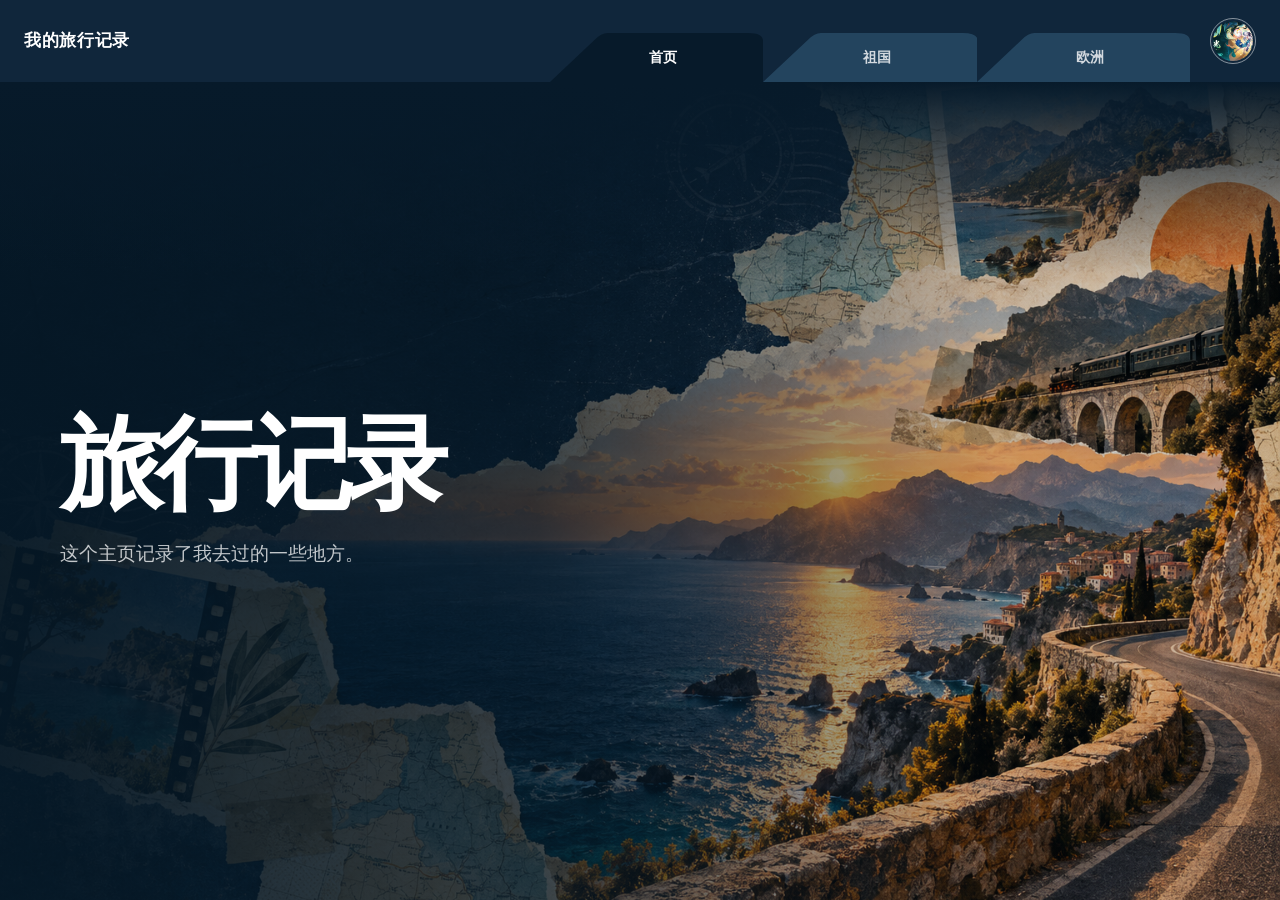
<file: index.html>
<!doctype html>
<html lang="zh-CN">
<head>
  <meta charset="utf-8">
  <meta name="viewport" content="width=device-width, initial-scale=1">
  <meta name="theme-color" content="#10263b">
  <meta name="description" content="记录我去过的一些地方。">
  <title>我的旅行记录</title>
  <link rel="stylesheet" href="assets/site.css">
  <link rel="icon" type="image/svg+xml" href="data:image/svg+xml,%3Csvg xmlns='http://www.w3.org/2000/svg' viewBox='0 0 64 64'%3E%3Crect width='64' height='64' rx='14' fill='%2310263b'/%3E%3Cpath d='M14 42h36M18 39l10-17 7 11 5-8 8 14' fill='none' stroke='%23fff' stroke-width='4' stroke-linecap='round' stroke-linejoin='round'/%3E%3C/svg%3E">
</head>
<body class="home-page">
  <a class="skip-link" href="#main">跳到主要内容</a>
  <header class="site-header">
    <div class="header-inner">
      <a class="brand" href="index.html">我的旅行记录</a>
      <nav class="folder-nav" aria-label="页面导航">
        <a class="folder-tab active" href="index.html" aria-current="page">首页</a>
        <a class="folder-tab" href="china.html">祖国</a>
        <a class="folder-tab" href="europe.html">欧洲</a>
      </nav>
      <!-- author-menu:start -->
      <div class="author-control">
        <button class="author-toggle" type="button" aria-label="作者菜单" aria-expanded="false" aria-controls="author-panel">
          <img class="author-image" src="assets/avatar-default.svg" alt="作者头像" width="42" height="42">
        </button>
        <section class="author-panel" id="author-panel" aria-label="作者资料" hidden>
          <button class="avatar-edit" type="button" aria-label="上传作者头像" title="点击更换头像">
            <img class="author-image" src="assets/avatar-default.svg" alt="作者头像" width="88" height="88">
            <span class="avatar-caption">更换头像</span>
          </button>
          <input id="avatar-file" type="file" accept="image/png,image/jpeg,image/webp,image/gif" hidden>
          <label class="sr-only" for="author-name">作者名字</label>
          <input class="author-name" id="author-name" type="text" maxlength="40" placeholder="填写名字" autocomplete="off">
          <label class="sr-only" for="author-signature">个性签名</label>
          <textarea class="author-signature" id="author-signature" maxlength="120" rows="2" placeholder="写一句个性签名…"></textarea>
          <a class="about-button" href="about.html">关于我自己</a>
          <p class="author-status" role="status" aria-live="polite"></p>
        </section>
      </div>
      <!-- author-menu:end -->
    </div>
  </header>
  <main class="home-main" id="main">
    <div class="home-content">
      <h1>旅行记录</h1>
      <p>这个主页记录了我去过的一些地方。</p>
    </div>
  </main>
  <script src="assets/author.js" defer></script>
</body>
</html>
</file>
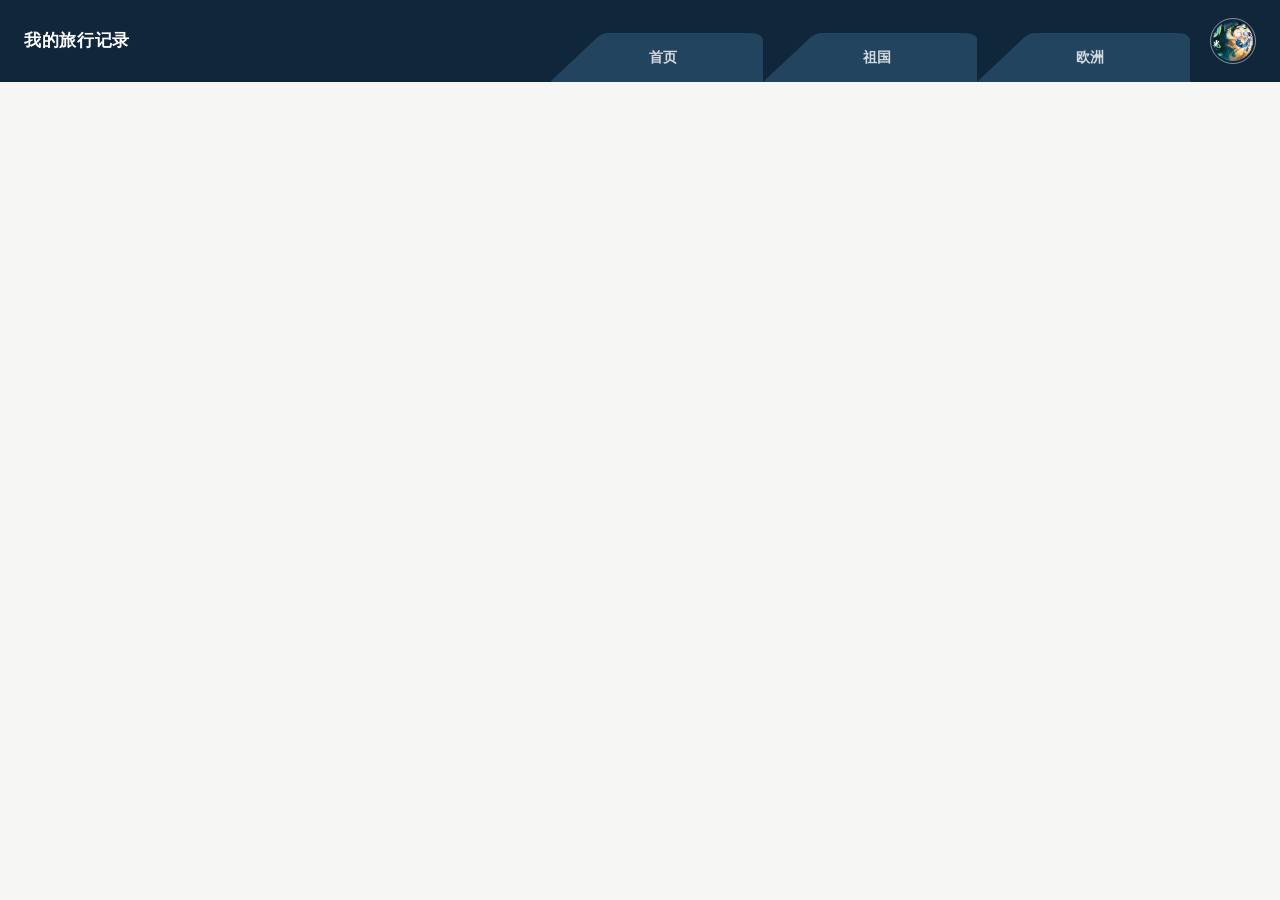
<file: about.html>
<!doctype html>
<html lang="zh-CN">
<head>
  <meta charset="utf-8">
  <meta name="viewport" content="width=device-width, initial-scale=1">
  <meta name="theme-color" content="#10263b">
  <title>关于我 · 我的旅行记录</title>
  <link rel="stylesheet" href="assets/site.css">
  <link rel="icon" type="image/svg+xml" href="data:image/svg+xml,%3Csvg xmlns='http://www.w3.org/2000/svg' viewBox='0 0 64 64'%3E%3Crect width='64' height='64' rx='14' fill='%2310263b'/%3E%3Cpath d='M14 42h36M18 39l10-17 7 11 5-8 8 14' fill='none' stroke='%23fff' stroke-width='4' stroke-linecap='round' stroke-linejoin='round'/%3E%3C/svg%3E">
</head>
<body>
  <a class="skip-link" href="#main">跳到主要内容</a>
  <header class="site-header">
    <div class="header-inner">
      <a class="brand" href="index.html">我的旅行记录</a>
      <nav class="folder-nav" aria-label="页面导航">
        <a class="folder-tab" href="index.html">首页</a>
        <a class="folder-tab" href="china.html">祖国</a>
        <a class="folder-tab" href="europe.html">欧洲</a>
      </nav>
      <!-- author-menu:start -->
      <div class="author-control">
        <button class="author-toggle" type="button" aria-label="作者菜单" aria-expanded="false" aria-controls="author-panel">
          <img class="author-image" src="assets/avatar-default.svg" alt="作者头像" width="42" height="42">
        </button>
        <section class="author-panel" id="author-panel" aria-label="作者资料" hidden>
          <button class="avatar-edit" type="button" aria-label="上传作者头像" title="点击更换头像">
            <img class="author-image" src="assets/avatar-default.svg" alt="作者头像" width="88" height="88">
            <span class="avatar-caption">更换头像</span>
          </button>
          <input id="avatar-file" type="file" accept="image/png,image/jpeg,image/webp,image/gif" hidden>
          <label class="sr-only" for="author-name">作者名字</label>
          <input class="author-name" id="author-name" type="text" maxlength="40" placeholder="填写名字" autocomplete="off">
          <label class="sr-only" for="author-signature">个性签名</label>
          <textarea class="author-signature" id="author-signature" maxlength="120" rows="2" placeholder="写一句个性签名…"></textarea>
          <a class="about-button" href="about.html">关于我自己</a>
          <p class="author-status" role="status" aria-live="polite"></p>
        </section>
      </div>
      <!-- author-menu:end -->
    </div>
  </header>
  <main class="page-main" id="main" aria-label="关于我"></main>
  <script src="assets/author.js" defer></script>
</body>
</html>
</file>
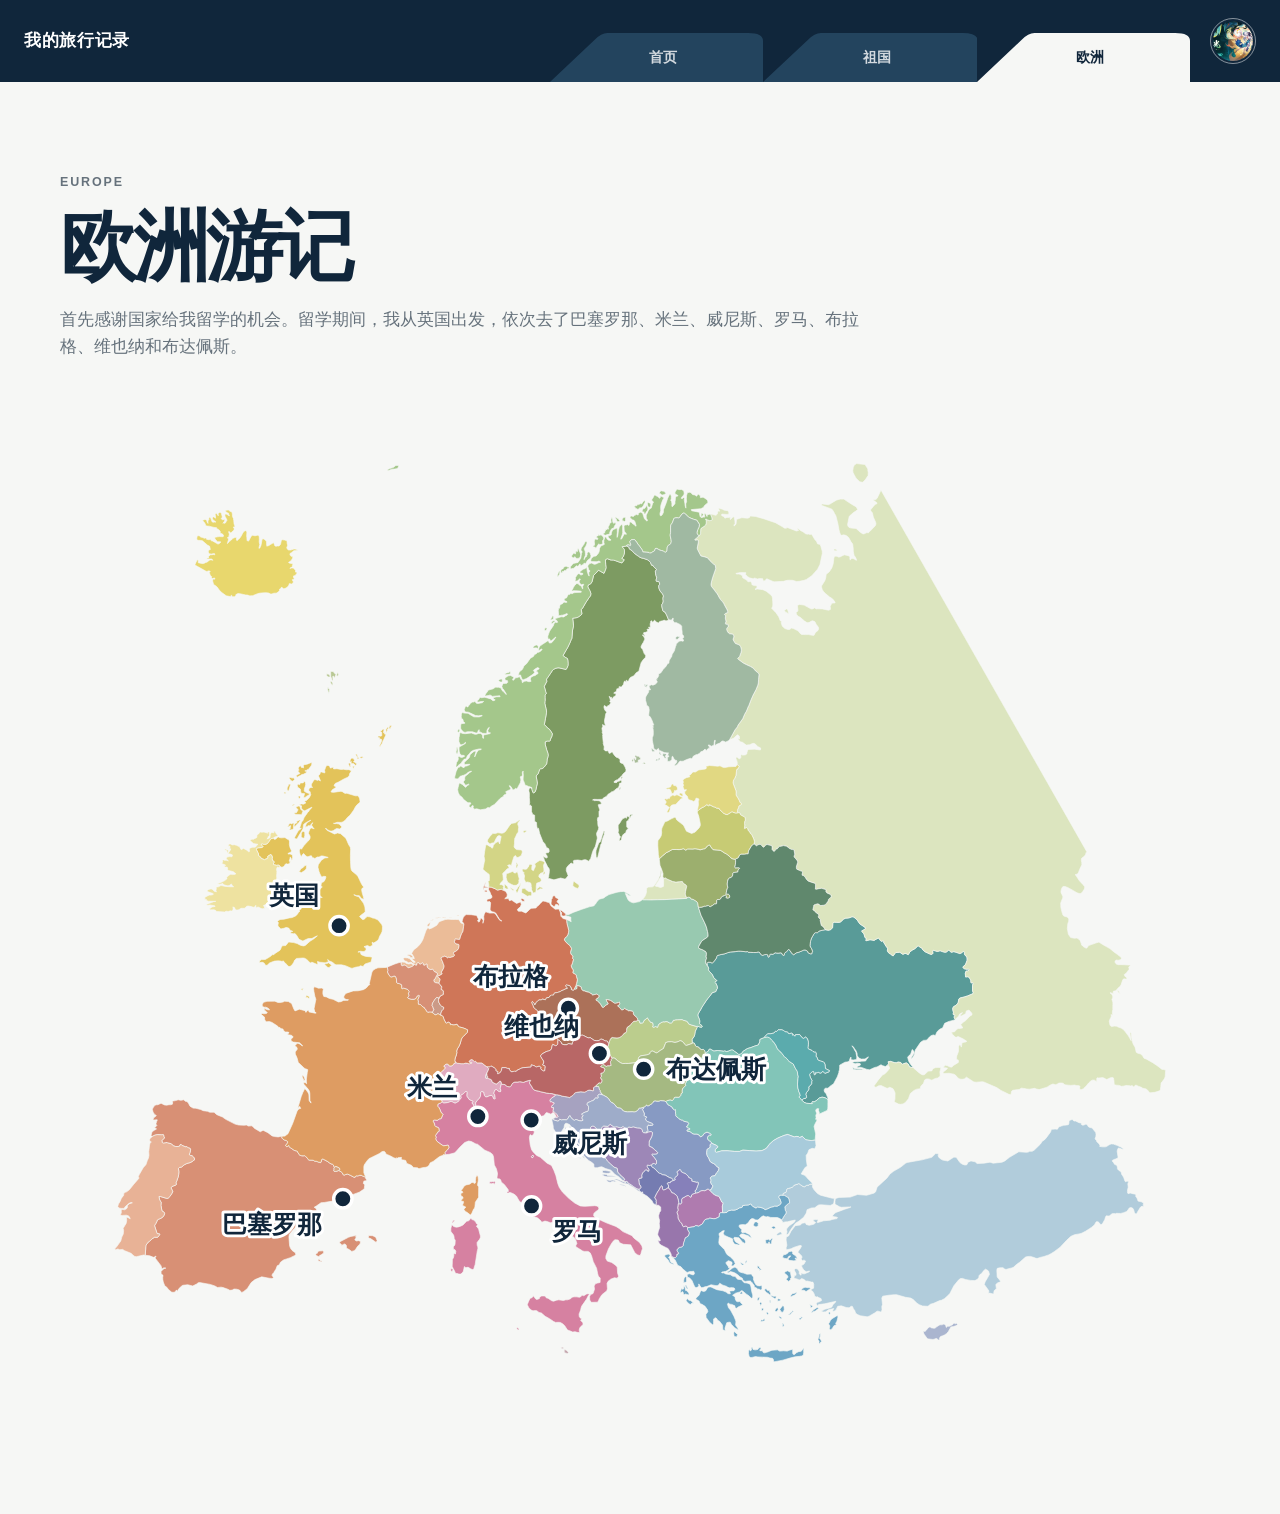
<file: europe.html>
<!doctype html>
<html lang="zh-CN">
<head>
  <meta charset="utf-8">
  <meta name="viewport" content="width=device-width, initial-scale=1">
  <meta name="theme-color" content="#10263b">
  <meta name="description" content="从英国出发的欧洲旅行记录。">
  <title>欧洲游记 · 我的旅行记录</title>
  <link rel="stylesheet" href="assets/site.css">
  <link rel="icon" type="image/svg+xml" href="data:image/svg+xml,%3Csvg xmlns='http://www.w3.org/2000/svg' viewBox='0 0 64 64'%3E%3Crect width='64' height='64' rx='14' fill='%2310263b'/%3E%3Cpath d='M14 42h36M18 39l10-17 7 11 5-8 8 14' fill='none' stroke='%23fff' stroke-width='4' stroke-linecap='round' stroke-linejoin='round'/%3E%3C/svg%3E">
</head>
<body>
  <a class="skip-link" href="#main">跳到主要内容</a>
  <header class="site-header">
    <div class="header-inner">
      <a class="brand" href="index.html">我的旅行记录</a>
      <nav class="folder-nav" aria-label="页面导航">
        <a class="folder-tab" href="index.html">首页</a>
        <a class="folder-tab" href="china.html">祖国</a>
        <a class="folder-tab active" href="europe.html" aria-current="page">欧洲</a>
      </nav>
      <!-- author-menu:start -->
      <div class="author-control">
        <button class="author-toggle" type="button" aria-label="作者菜单" aria-expanded="false" aria-controls="author-panel">
          <img class="author-image" src="assets/avatar-default.svg" alt="作者头像" width="42" height="42">
        </button>
        <section class="author-panel" id="author-panel" aria-label="作者资料" hidden>
          <button class="avatar-edit" type="button" aria-label="上传作者头像" title="点击更换头像">
            <img class="author-image" src="assets/avatar-default.svg" alt="作者头像" width="88" height="88">
            <span class="avatar-caption">更换头像</span>
          </button>
          <input id="avatar-file" type="file" accept="image/png,image/jpeg,image/webp,image/gif" hidden>
          <label class="sr-only" for="author-name">作者名字</label>
          <input class="author-name" id="author-name" type="text" maxlength="40" placeholder="填写名字" autocomplete="off">
          <label class="sr-only" for="author-signature">个性签名</label>
          <textarea class="author-signature" id="author-signature" maxlength="120" rows="2" placeholder="写一句个性签名…"></textarea>
          <a class="about-button" href="about.html">关于我自己</a>
          <p class="author-status" role="status" aria-live="polite"></p>
        </section>
      </div>
      <!-- author-menu:end -->
    </div>
  </header>
  <main class="page-main" id="main">
    <div class="page-container">
      <p class="page-label">Europe</p>
      <h1 class="page-title">欧洲游记</h1>
      <p class="europe-intro">首先感谢国家给我留学的机会。留学期间，我从英国出发，依次去了巴塞罗那、米兰、威尼斯、罗马、布拉格、维也纳和布达佩斯。</p>
      <div class="map-card" tabindex="0" aria-label="欧洲地点地图，可点击标记查看游记">
        <!-- europe-map:start -->
<svg class="travel-map europe-atlas" xmlns="http://www.w3.org/2000/svg" viewBox="0 0 1000 880" role="group" aria-labelledby="europe-map-title"><title id="europe-map-title">欧洲游记地点地图</title><g class="map-land"><path fill="#bf849c" d="M404.0,696.8 L403.9,696.8 L403.8,696.7 L403.9,696.6 L404.0,696.6 L404.0,696.8Z"/>
<path fill="#e3c35a" d="M210.4,513.8 L210.3,514.9 L209.6,515.0 L209.2,514.5 L208.2,514.2 L207.2,514.2 L207.8,512.4 L209.6,513.1 L210.4,513.8Z"/>
<path fill="#e3c35a" d="M205.0,506.7 L204.2,507.9 L203.1,507.2 L203.1,506.8 L204.7,506.3 L205.0,506.4 L205.0,506.7Z"/>
<path fill="#e3c35a" d="M206.3,403.2 L203.2,405.1 L202.3,404.4 L201.4,404.4 L201.2,404.3 L201.9,403.5 L203.1,401.4 L204.4,400.9 L206.3,399.0 L207.4,398.6 L207.8,398.8 L207.9,399.1 L207.7,401.8 L206.8,402.5 L206.3,403.2Z"/>
<path fill="#e3c35a" d="M213.8,462.0 L212.7,462.6 L209.4,462.7 L207.9,463.3 L205.1,464.7 L204.6,464.8 L201.3,463.3 L199.4,460.1 L198.1,458.5 L197.4,458.2 L196.7,458.4 L195.1,458.3 L193.6,457.8 L194.7,456.8 L195.9,456.4 L193.7,455.3 L193.1,454.8 L192.6,453.7 L190.8,453.1 L189.9,453.0 L188.1,453.7 L185.4,454.2 L183.1,451.8 L182.8,450.9 L183.2,449.5 L183.1,448.3 L182.4,447.7 L183.8,446.5 L185.3,445.9 L188.2,445.7 L192.8,444.6 L195.3,444.3 L197.8,443.2 L198.9,442.5 L199.9,441.3 L201.0,439.7 L202.2,438.6 L201.5,438.0 L201.4,436.9 L201.7,435.9 L202.4,435.1 L202.4,433.8 L202.1,432.4 L202.4,431.4 L202.8,430.5 L201.2,430.1 L199.6,430.0 L197.9,430.3 L196.3,430.9 L195.0,430.7 L195.3,429.9 L196.1,429.1 L197.8,428.1 L199.6,427.4 L200.4,426.7 L201.1,425.8 L202.1,425.2 L204.4,424.2 L208.6,423.5 L209.1,423.5 L210.5,424.1 L212.0,424.2 L213.4,423.9 L214.7,424.1 L217.1,426.7 L216.9,423.7 L218.3,423.3 L219.5,426.3 L220.1,426.8 L221.6,426.8 L221.2,426.2 L220.5,426.0 L219.8,425.4 L219.3,424.4 L218.8,421.6 L219.3,420.1 L220.5,418.7 L221.7,417.4 L221.0,417.0 L220.6,416.3 L220.8,414.8 L221.4,413.5 L223.2,412.8 L224.1,411.2 L224.8,409.4 L224.8,408.4 L223.2,408.2 L222.4,408.3 L221.6,408.7 L220.9,408.5 L219.6,405.9 L218.9,404.1 L217.9,400.2 L218.2,398.1 L220.9,394.2 L223.9,392.1 L226.9,391.8 L226.4,391.5 L222.3,390.4 L220.8,390.3 L219.3,391.1 L218.5,391.3 L217.7,391.2 L216.8,391.6 L215.9,392.2 L215.1,392.5 L213.8,391.9 L213.0,391.9 L212.7,391.3 L212.5,390.5 L212.0,390.1 L211.4,390.2 L209.8,390.8 L208.4,391.1 L207.0,390.0 L205.4,388.2 L204.9,388.6 L204.1,389.5 L203.4,391.2 L202.4,389.3 L201.7,386.9 L201.7,385.6 L202.1,384.2 L202.9,383.8 L203.5,384.5 L205.5,381.5 L208.8,377.8 L209.9,376.8 L210.9,375.3 L211.1,374.1 L211.0,373.1 L209.6,370.5 L210.1,368.8 L210.9,366.9 L211.8,366.0 L212.0,365.8 L214.6,366.6 L213.8,365.7 L212.3,363.4 L212.5,362.8 L213.4,361.3 L213.2,361.4 L212.5,362.0 L211.2,363.6 L210.6,363.9 L209.1,363.9 L208.6,364.7 L208.3,364.8 L207.6,364.7 L207.1,365.5 L206.9,365.5 L207.0,364.5 L207.4,363.1 L208.1,361.8 L208.9,360.9 L211.7,359.1 L210.5,359.6 L207.6,361.1 L206.0,362.2 L205.5,362.6 L205.3,363.0 L205.2,363.5 L204.9,366.2 L204.4,367.3 L200.1,374.5 L199.5,375.2 L199.0,375.5 L198.7,375.5 L197.8,375.1 L197.5,374.4 L197.7,373.7 L198.2,372.8 L200.1,369.3 L200.8,368.4 L201.6,367.6 L203.3,366.3 L203.3,366.1 L202.4,366.2 L202.1,366.0 L202.0,365.6 L203.6,360.7 L204.8,359.3 L205.7,357.0 L206.9,355.1 L207.9,353.8 L209.0,352.0 L209.9,351.4 L210.5,350.2 L211.7,349.0 L212.7,347.7 L212.4,347.8 L207.3,350.4 L206.1,350.8 L204.9,350.2 L204.0,349.5 L203.4,348.3 L203.6,346.5 L202.6,346.1 L201.9,345.6 L202.0,345.4 L203.4,344.8 L205.2,345.0 L207.3,344.0 L206.2,342.5 L206.4,342.2 L207.9,341.8 L210.4,339.3 L211.6,336.8 L211.2,335.3 L211.2,334.4 L209.9,333.0 L210.0,331.8 L210.4,331.2 L211.1,330.7 L212.0,330.4 L213.3,330.3 L212.4,329.5 L212.2,328.7 L212.2,327.8 L212.3,327.3 L213.6,325.2 L214.2,324.3 L215.2,323.4 L217.9,324.3 L218.4,323.8 L218.7,323.9 L220.0,324.8 L220.0,324.2 L218.5,320.7 L218.4,320.1 L219.6,318.8 L219.8,318.2 L220.0,317.4 L220.3,316.9 L221.1,316.9 L223.4,317.6 L224.0,317.5 L224.0,316.7 L223.7,315.6 L223.9,314.7 L224.2,314.1 L224.7,312.6 L225.0,312.0 L225.8,311.2 L226.3,311.1 L226.9,311.1 L228.0,311.8 L228.4,312.3 L228.6,313.3 L229.0,313.4 L230.9,312.8 L231.4,312.8 L231.6,314.2 L234.5,314.0 L238.1,314.6 L240.4,314.5 L242.7,314.9 L245.0,314.8 L247.1,315.7 L247.0,316.1 L246.8,316.7 L245.8,318.0 L245.4,319.7 L245.2,320.2 L244.7,320.8 L243.6,321.7 L241.0,322.8 L236.0,325.6 L233.1,326.9 L232.5,327.7 L232.0,329.0 L233.3,329.6 L233.7,330.2 L233.2,330.7 L230.5,332.4 L229.3,334.3 L230.9,334.7 L232.3,334.6 L235.3,334.1 L238.1,333.8 L239.3,334.1 L241.4,335.5 L241.9,335.6 L242.9,335.5 L244.0,335.7 L250.6,337.7 L252.6,337.7 L253.7,338.6 L254.4,340.2 L254.8,342.9 L254.6,343.3 L253.8,344.2 L252.3,345.4 L250.9,347.1 L250.3,348.1 L249.8,349.1 L249.3,350.1 L246.1,354.6 L243.5,356.9 L242.2,358.6 L240.7,359.9 L239.5,360.6 L238.2,361.0 L235.0,360.9 L234.0,361.1 L232.7,361.7 L231.5,361.8 L232.8,362.1 L234.2,362.0 L236.5,362.4 L238.7,364.7 L238.2,366.0 L236.8,366.8 L234.3,366.3 L231.4,368.1 L230.2,368.6 L229.1,368.6 L227.7,368.2 L225.4,366.9 L224.6,365.9 L225.2,367.2 L226.2,368.1 L232.2,371.1 L232.7,371.1 L235.1,370.2 L237.8,370.9 L242.3,374.8 L243.4,377.2 L244.8,380.5 L245.7,381.9 L246.3,383.1 L246.5,384.8 L246.3,390.0 L246.4,395.1 L246.7,400.7 L247.0,402.3 L247.7,403.6 L251.9,407.0 L252.8,408.1 L254.1,410.7 L255.4,413.6 L256.6,415.8 L258.1,417.7 L257.1,418.3 L256.2,419.4 L256.3,421.1 L256.7,422.9 L257.6,425.8 L258.3,428.8 L257.9,428.3 L257.4,428.0 L256.7,427.9 L256.1,427.6 L255.1,426.5 L254.1,425.1 L251.7,425.1 L250.4,424.6 L249.3,424.3 L251.3,425.4 L253.6,426.0 L257.8,431.8 L259.0,435.0 L259.3,438.9 L258.2,440.4 L256.9,441.2 L255.6,442.2 L254.3,443.4 L256.8,446.0 L257.5,446.1 L258.2,445.9 L258.9,445.4 L260.3,443.9 L261.0,443.4 L262.9,443.6 L264.4,444.0 L265.8,444.7 L267.2,444.9 L269.8,446.1 L271.0,447.0 L273.9,450.6 L274.4,452.4 L274.3,454.5 L274.0,456.8 L273.0,458.8 L271.9,460.6 L271.1,463.0 L270.6,463.8 L270.1,464.4 L267.8,466.0 L266.4,466.5 L266.0,466.1 L265.4,466.0 L265.3,466.5 L265.7,467.6 L265.4,468.7 L264.2,469.4 L263.0,469.6 L261.2,468.7 L258.2,469.8 L259.9,471.0 L260.1,472.0 L259.4,473.5 L258.0,474.0 L256.7,474.0 L255.3,473.8 L254.1,474.0 L252.9,474.5 L254.3,474.4 L255.2,474.9 L255.5,476.3 L255.9,476.8 L258.5,477.9 L260.1,478.3 L263.3,478.6 L264.8,478.9 L265.3,479.2 L265.1,480.3 L264.4,483.0 L263.9,483.4 L259.2,484.9 L258.0,486.3 L257.6,487.2 L255.2,486.5 L253.8,487.3 L251.7,487.6 L250.0,488.0 L248.3,488.6 L247.0,488.6 L241.9,486.4 L238.6,485.7 L234.0,485.7 L232.9,485.3 L231.4,484.0 L229.8,483.0 L227.9,482.3 L226.4,481.0 L227.1,482.9 L224.4,483.8 L223.2,483.9 L222.1,483.6 L219.6,483.4 L217.5,482.7 L217.6,483.9 L217.9,484.9 L217.4,485.2 L216.9,485.2 L212.9,483.5 L212.3,483.5 L211.6,484.0 L210.2,483.3 L209.1,481.8 L207.7,480.7 L206.2,479.9 L204.9,479.7 L199.1,480.1 L197.6,481.5 L196.5,483.9 L195.1,485.9 L193.4,487.2 L191.9,487.0 L190.8,485.5 L188.5,483.5 L187.8,482.4 L187.6,482.2 L187.2,482.5 L186.0,482.6 L184.9,482.3 L183.2,482.2 L180.0,482.4 L178.7,482.8 L175.6,484.0 L175.0,484.4 L173.5,486.1 L172.0,486.1 L171.1,484.4 L169.7,483.5 L168.1,483.5 L167.0,483.9 L166.7,483.2 L167.0,482.1 L168.5,481.1 L171.8,481.0 L175.1,479.1 L176.8,477.9 L177.6,477.1 L178.4,476.7 L179.3,476.8 L180.0,475.9 L184.7,472.9 L185.2,472.1 L185.8,470.5 L186.6,469.0 L189.8,468.8 L192.0,465.8 L192.5,465.7 L196.7,466.2 L199.7,467.0 L202.5,468.5 L204.0,468.9 L205.6,469.1 L207.1,468.5 L210.0,465.8 L211.5,464.7 L213.1,463.7 L214.7,462.6 L217.4,460.3 L215.8,460.9 L213.8,462.0Z M203.9,421.8 L204.3,422.3 L205.7,422.6 L205.0,423.3 L203.3,423.9 L202.1,424.6 L200.7,425.0 L200.4,424.0 L199.8,423.8 L199.2,421.8 L199.8,419.2 L201.3,418.8 L203.0,419.4 L203.9,421.8Z M255.7,304.8 L254.5,304.5 L255.5,303.5 L256.3,303.3 L257.6,303.8 L257.2,304.3 L255.7,304.8Z M278.1,282.1 L277.8,282.3 L277.3,280.0 L278.6,277.7 L279.5,278.0 L279.5,278.7 L279.2,279.2 L278.8,279.2 L278.7,279.4 L278.6,280.5 L278.2,281.8 L278.1,282.1Z M275.5,281.0 L275.3,282.5 L276.0,282.3 L276.4,283.8 L276.8,283.9 L277.6,283.5 L277.2,284.8 L275.6,288.3 L275.2,288.8 L274.8,289.9 L274.6,290.1 L273.9,292.3 L273.2,292.9 L272.4,294.5 L272.2,294.7 L271.8,293.9 L273.0,291.3 L273.6,289.8 L273.7,289.0 L273.5,288.2 L272.7,288.0 L271.8,288.1 L271.8,287.6 L271.9,287.1 L271.8,286.8 L270.8,286.6 L270.5,286.4 L270.5,285.8 L270.5,285.4 L271.5,285.3 L272.3,285.6 L273.8,285.1 L273.7,282.1 L272.8,281.6 L272.6,281.2 L272.9,280.8 L273.5,280.7 L274.7,279.5 L275.3,279.4 L275.9,279.6 L275.5,281.0Z M282.3,276.6 L282.2,276.8 L281.3,278.5 L281.1,279.1 L280.3,278.9 L280.2,278.6 L280.3,277.6 L280.7,276.5 L280.9,276.3 L281.1,276.2 L281.4,276.5 L281.9,276.1 L282.1,276.1 L282.3,276.6Z M246.8,312.1 L246.1,312.2 L245.5,312.0 L244.9,310.6 L244.8,309.6 L245.0,309.1 L245.4,309.0 L246.3,309.5 L246.5,310.6 L246.3,311.3 L246.4,311.6 L246.9,312.0 L246.8,312.1Z M249.0,313.9 L248.9,313.9 L248.6,313.4 L248.3,311.9 L249.4,311.9 L249.8,312.2 L249.5,312.7 L249.0,313.9Z M249.2,307.6 L249.0,308.0 L249.8,308.2 L250.8,309.0 L251.5,309.2 L251.9,309.9 L251.3,310.8 L250.9,311.0 L250.5,311.0 L249.4,309.6 L247.5,309.5 L247.1,309.3 L247.0,309.0 L247.0,308.6 L247.2,307.9 L247.1,307.7 L246.3,308.1 L246.0,308.0 L245.9,307.6 L246.1,306.9 L246.4,306.0 L247.1,304.8 L247.9,304.7 L248.8,305.1 L249.7,306.2 L249.9,306.7 L249.8,307.1 L249.2,307.6Z M253.6,305.2 L252.5,305.5 L252.3,305.0 L252.5,303.6 L251.6,302.8 L251.2,302.3 L251.0,301.5 L251.1,301.3 L251.9,301.2 L252.7,302.8 L253.0,303.9 L253.8,304.4 L253.9,304.6 L253.6,305.2Z M195.8,346.4 L195.2,346.3 L195.2,346.0 L196.8,345.0 L197.5,345.0 L197.8,345.2 L197.0,345.8 L195.8,346.4Z M205.7,374.9 L204.2,374.5 L203.7,374.1 L203.3,373.5 L203.4,370.4 L203.9,369.5 L204.4,369.1 L204.8,368.8 L205.6,368.9 L206.2,369.6 L206.4,370.2 L206.4,372.3 L206.1,374.0 L205.7,374.9Z M203.6,354.2 L198.7,354.0 L197.2,353.4 L197.3,352.8 L197.7,352.5 L199.1,352.5 L200.5,350.0 L198.9,348.1 L198.9,347.7 L199.3,347.2 L199.6,347.0 L201.0,346.7 L201.5,346.7 L201.9,346.9 L202.4,347.9 L202.9,349.7 L204.0,350.4 L204.7,351.3 L203.6,354.2Z M197.0,361.5 L196.6,364.2 L196.5,366.0 L196.3,366.5 L195.7,367.2 L193.5,367.6 L192.9,367.4 L192.9,367.2 L193.7,366.3 L193.7,365.0 L194.2,364.1 L194.1,363.9 L193.6,363.9 L191.9,364.9 L191.4,364.9 L191.4,364.6 L192.1,363.6 L192.4,362.8 L192.8,362.3 L193.3,362.0 L193.8,361.8 L194.2,361.9 L194.4,362.3 L195.8,361.7 L197.0,361.5Z M198.0,364.4 L197.7,364.5 L197.2,364.3 L197.1,363.9 L197.1,363.4 L197.4,362.4 L197.9,361.9 L199.7,361.3 L199.2,360.8 L199.2,360.5 L199.9,359.8 L201.8,359.0 L202.3,358.9 L202.7,359.0 L201.2,361.1 L198.0,364.4Z M212.0,311.5 L209.5,314.7 L208.9,314.6 L208.2,315.3 L206.4,315.9 L207.6,316.3 L207.9,316.7 L207.7,317.4 L207.3,317.8 L205.1,318.9 L203.8,319.1 L202.0,320.4 L201.4,320.2 L200.5,321.1 L199.8,321.4 L199.5,321.3 L199.3,321.0 L198.9,319.7 L200.6,319.1 L200.9,318.6 L202.0,318.3 L202.0,318.0 L200.8,316.7 L200.4,315.9 L200.6,315.6 L201.5,315.2 L201.2,315.0 L201.1,314.6 L200.7,314.3 L200.7,313.9 L200.9,313.1 L201.4,312.2 L201.9,311.9 L202.2,311.6 L202.4,311.5 L203.0,311.9 L203.5,312.9 L204.3,312.9 L205.2,313.3 L205.3,313.1 L205.2,311.2 L205.4,310.8 L205.9,310.5 L208.4,310.0 L211.7,308.7 L212.5,308.6 L212.6,308.9 L212.5,310.1 L212.0,311.5Z M202.0,339.8 L201.6,340.0 L201.2,339.8 L200.9,339.3 L200.6,338.2 L202.0,337.9 L202.4,338.4 L202.4,339.0 L202.3,339.5 L202.0,339.8Z M206.9,329.2 L206.6,330.1 L206.1,331.1 L206.0,332.3 L205.8,333.2 L206.2,333.6 L206.3,334.0 L208.3,335.1 L210.2,335.6 L210.5,336.0 L210.4,336.5 L209.9,337.0 L208.4,337.8 L206.6,339.1 L206.1,339.3 L205.7,339.2 L205.4,338.9 L206.2,335.8 L204.7,335.8 L203.5,335.4 L203.0,334.8 L202.8,333.9 L202.5,331.8 L200.2,330.3 L199.9,329.1 L199.8,328.4 L200.0,328.1 L200.8,327.5 L201.4,328.0 L201.8,327.9 L202.2,327.7 L202.3,327.4 L202.2,326.6 L202.2,326.4 L205.0,326.4 L205.7,325.2 L206.3,325.3 L206.8,325.9 L207.2,327.5 L206.9,329.2Z M196.7,321.9 L197.5,323.5 L195.9,325.0 L194.4,324.5 L192.8,322.4 L192.9,322.2 L193.2,321.8 L193.6,321.6 L194.0,321.6 L194.4,322.0 L195.3,321.9 L195.8,322.2 L196.7,321.9Z M192.3,333.3 L191.8,333.2 L191.3,332.9 L191.0,332.5 L191.0,331.1 L191.2,330.3 L191.9,329.0 L192.4,327.3 L193.6,327.7 L193.9,328.0 L192.4,333.1 L192.3,333.3Z M189.5,335.7 L188.4,335.7 L188.1,335.4 L188.1,335.1 L188.6,334.5 L189.4,334.5 L189.8,335.1 L189.8,335.4 L189.5,335.7Z M184.2,398.8 L183.3,398.4 L182.4,398.5 L181.9,398.7 L181.4,398.5 L180.1,398.2 L178.9,397.8 L178.9,397.2 L179.6,395.7 L179.5,395.2 L178.4,394.6 L178.1,394.1 L177.8,392.7 L177.9,392.2 L178.0,391.4 L177.6,390.3 L177.0,389.3 L176.5,389.2 L175.2,389.9 L174.0,390.7 L174.1,391.4 L174.1,392.2 L173.5,392.6 L171.8,393.3 L171.4,393.7 L171.0,393.8 L170.5,393.3 L168.9,392.8 L168.2,392.4 L167.6,391.2 L165.8,390.0 L165.9,388.4 L165.6,388.0 L164.1,384.9 L164.0,384.0 L164.5,383.6 L165.6,383.2 L168.9,383.0 L169.5,382.6 L169.8,382.2 L169.1,381.5 L168.5,380.7 L168.3,380.2 L168.4,379.9 L169.0,379.7 L169.9,379.9 L170.5,380.3 L171.2,380.2 L172.3,380.1 L173.1,379.9 L174.0,378.9 L174.9,378.1 L175.2,377.5 L176.4,375.7 L176.8,375.3 L179.1,374.6 L179.3,375.4 L180.1,375.9 L181.1,375.5 L182.8,373.8 L183.5,373.8 L184.2,374.2 L185.7,374.5 L188.6,374.3 L189.7,374.7 L191.2,375.7 L192.4,376.0 L193.0,377.9 L192.9,380.4 L193.5,383.1 L194.7,385.7 L194.4,387.0 L193.6,387.4 L192.0,387.9 L191.7,388.7 L192.7,388.6 L193.5,388.6 L195.3,389.3 L195.7,390.4 L195.7,391.9 L195.6,393.1 L195.1,394.2 L194.7,393.7 L194.5,392.5 L194.1,391.8 L193.6,391.4 L193.4,392.9 L192.7,394.9 L192.9,395.1 L193.8,395.4 L192.6,397.3 L191.3,397.5 L189.8,397.2 L189.2,397.8 L188.7,398.7 L187.6,399.8 L186.4,400.3 L185.2,399.8 L184.2,398.8Z M230.0,486.4 L228.7,486.9 L228.2,487.6 L227.9,487.9 L227.1,488.0 L226.4,487.8 L224.0,485.5 L223.4,485.4 L224.2,484.8 L226.0,484.5 L227.1,483.9 L229.2,485.3 L230.0,486.4Z"/>
<path fill="#599b98" d="M775.6,533.5 L775.2,533.9 L770.3,535.2 L769.4,535.6 L766.5,536.9 L764.7,541.0 L763.0,541.6 L760.9,543.1 L759.6,544.7 L758.4,547.6 L756.6,547.0 L754.8,547.6 L753.2,548.8 L751.5,550.9 L750.4,551.6 L747.9,551.8 L745.4,553.5 L740.8,560.3 L739.8,564.6 L739.2,565.5 L738.5,566.7 L737.5,567.4 L736.9,567.6 L739.1,564.1 L739.7,562.9 L739.7,562.1 L739.4,561.0 L738.1,559.8 L736.7,564.0 L735.5,564.9 L734.1,566.5 L734.7,568.9 L735.3,570.6 L736.6,572.7 L738.8,575.3 L738.0,575.6 L735.6,574.9 L734.9,572.9 L733.0,571.5 L730.6,572.2 L729.6,572.7 L727.8,571.1 L725.7,570.8 L724.4,571.4 L722.9,571.4 L719.2,570.2 L717.1,570.5 L717.4,572.0 L716.8,573.3 L715.5,574.0 L714.6,574.7 L711.9,573.9 L710.8,573.1 L707.3,575.1 L705.2,575.5 L700.8,577.6 L698.5,577.2 L693.7,575.5 L692.0,575.3 L690.7,575.8 L689.7,575.0 L690.5,574.4 L691.6,574.1 L692.6,573.5 L692.8,573.0 L692.5,572.1 L690.2,571.9 L688.1,572.2 L686.6,571.7 L685.5,571.0 L687.7,570.5 L690.2,570.6 L693.9,570.0 L697.3,569.9 L697.9,568.8 L699.5,566.8 L699.7,566.2 L696.8,568.1 L693.4,568.2 L692.0,567.5 L690.7,566.4 L689.9,564.9 L689.9,563.4 L688.9,560.8 L687.3,558.7 L686.7,557.5 L685.3,556.6 L687.0,559.0 L687.8,560.6 L688.8,562.1 L689.6,566.4 L689.5,568.0 L688.3,568.7 L686.5,568.9 L684.6,568.8 L684.5,566.4 L683.8,567.4 L682.9,570.0 L681.8,570.6 L679.2,570.9 L674.6,573.5 L674.6,575.3 L674.4,577.7 L673.9,579.1 L673.9,579.9 L672.5,583.8 L672.3,584.1 L669.3,589.7 L668.8,590.1 L666.5,591.7 L665.1,593.0 L664.0,593.7 L662.0,593.6 L661.3,594.5 L661.0,595.4 L661.4,597.1 L662.6,598.1 L664.2,602.1 L664.3,603.9 L663.3,602.9 L661.8,602.0 L659.2,601.5 L656.6,602.3 L654.1,604.6 L652.2,605.7 L651.1,605.4 L650.5,605.6 L650.3,606.1 L650.5,606.5 L650.8,606.8 L650.8,607.0 L650.5,607.2 L645.7,606.9 L643.5,606.1 L641.6,604.2 L642.2,603.4 L642.8,602.9 L645.2,602.3 L645.5,602.0 L645.5,601.5 L645.6,600.8 L645.3,599.9 L644.9,598.9 L645.7,597.3 L647.0,595.7 L647.7,594.4 L647.5,592.5 L648.9,591.4 L650.1,589.6 L650.1,587.9 L650.4,586.8 L649.1,584.6 L648.6,583.1 L648.3,581.8 L648.7,581.0 L649.8,579.9 L651.1,579.0 L651.7,579.0 L652.0,579.3 L652.5,582.0 L652.8,582.0 L653.2,581.5 L653.6,579.9 L654.2,580.2 L655.0,580.2 L655.5,579.7 L655.9,579.7 L656.4,580.0 L657.4,580.4 L658.3,580.4 L659.0,579.8 L659.5,579.1 L660.2,579.1 L661.7,580.7 L662.3,580.4 L665.1,579.4 L665.4,578.8 L665.7,578.3 L662.2,576.5 L662.0,574.7 L661.7,572.6 L661.1,571.4 L660.3,570.6 L657.9,569.9 L655.9,569.1 L655.4,568.7 L655.3,568.0 L655.0,566.9 L654.1,566.2 L653.9,565.4 L654.1,564.1 L654.0,562.8 L653.7,562.3 L653.2,562.0 L652.5,562.1 L651.3,561.6 L650.4,560.7 L648.2,559.7 L647.6,559.6 L647.1,558.9 L646.8,558.1 L647.0,557.0 L647.2,555.2 L647.2,553.6 L647.1,552.7 L646.4,550.5 L645.1,549.0 L644.6,548.9 L643.9,549.5 L643.1,550.1 L642.3,549.8 L641.4,549.1 L639.6,546.7 L637.1,546.7 L636.1,546.7 L635.4,548.2 L635.0,547.8 L634.6,547.1 L634.0,546.9 L633.4,547.4 L633.2,547.0 L633.3,545.9 L632.4,545.5 L630.6,545.9 L629.5,545.6 L629.3,544.9 L628.6,544.4 L627.5,544.4 L626.4,543.9 L625.2,543.0 L623.6,542.5 L621.6,542.6 L621.4,542.5 L621.2,542.4 L620.1,543.3 L619.4,544.0 L618.4,543.8 L617.1,545.4 L614.1,546.0 L612.5,546.1 L611.7,545.9 L609.2,548.4 L609.0,549.1 L608.4,549.5 L606.6,550.2 L604.8,551.0 L604.7,553.0 L604.2,554.1 L603.4,555.8 L599.9,556.9 L596.9,558.1 L593.8,559.0 L589.9,561.5 L588.8,563.3 L587.5,563.9 L586.3,564.2 L585.4,563.4 L582.4,561.3 L581.3,560.3 L579.9,560.2 L578.4,560.6 L577.1,561.3 L575.6,561.6 L573.9,561.0 L573.7,561.1 L573.1,561.3 L568.8,560.8 L568.4,560.7 L568.2,560.7 L567.6,560.7 L564.5,561.2 L561.4,559.5 L560.5,559.5 L559.9,560.4 L559.5,561.4 L557.6,562.5 L557.1,562.9 L556.8,562.7 L556.6,561.9 L556.6,561.2 L556.3,560.6 L555.4,559.9 L555.2,559.7 L554.3,559.8 L554.0,559.9 L553.9,559.9 L552.5,559.4 L551.5,558.0 L550.0,557.3 L549.0,557.2 L548.4,556.6 L548.1,555.7 L547.7,555.1 L547.6,555.1 L547.3,554.1 L547.0,554.0 L546.9,554.0 L545.6,554.3 L545.4,550.9 L547.3,548.2 L547.7,546.8 L548.2,544.0 L548.7,542.7 L549.3,541.6 L549.8,540.5 L549.9,539.6 L550.4,539.4 L552.2,540.1 L553.8,540.3 L554.1,539.9 L554.3,539.3 L554.1,539.0 L552.8,537.9 L552.0,537.3 L551.9,536.8 L552.1,535.8 L552.1,534.6 L551.8,533.4 L550.7,530.7 L550.4,529.6 L551.0,528.1 L553.2,524.4 L553.9,523.0 L554.9,521.4 L557.6,517.3 L559.3,515.0 L560.5,513.6 L562.2,511.3 L562.9,510.2 L566.3,509.0 L566.6,508.0 L567.1,506.8 L567.6,506.3 L567.4,504.4 L566.5,502.3 L565.9,501.6 L565.4,501.1 L565.6,500.5 L566.0,500.3 L566.4,500.2 L567.0,499.6 L566.7,499.0 L565.1,497.8 L564.3,496.8 L563.0,494.1 L560.6,491.4 L559.9,490.5 L559.7,489.6 L559.9,488.7 L559.5,487.6 L558.6,486.2 L558.7,486.0 L558.4,484.2 L558.8,483.8 L559.6,483.4 L560.7,483.4 L561.7,483.5 L563.0,484.2 L563.3,484.0 L565.0,482.2 L566.8,479.6 L567.1,478.2 L567.6,477.5 L569.3,477.0 L570.8,476.6 L571.7,476.5 L574.0,476.0 L575.4,475.5 L576.6,475.0 L579.1,474.4 L583.2,474.1 L585.9,473.7 L587.7,473.7 L592.4,474.2 L594.1,474.1 L594.9,474.7 L596.4,474.7 L599.2,474.9 L601.6,474.9 L603.2,474.4 L604.1,474.5 L606.2,477.1 L606.6,477.4 L607.3,477.3 L608.6,476.8 L610.6,476.6 L611.8,477.0 L612.0,478.8 L612.3,479.0 L612.8,478.8 L613.3,477.7 L613.6,476.6 L614.0,476.2 L616.1,476.5 L616.9,476.2 L617.6,475.3 L618.1,475.1 L619.6,475.4 L621.4,475.4 L622.8,475.2 L623.8,475.4 L624.7,477.1 L625.4,477.4 L625.9,477.4 L626.4,475.6 L627.0,474.8 L628.0,474.2 L628.6,473.8 L628.9,473.2 L629.4,472.5 L629.9,472.3 L630.4,472.5 L631.1,473.1 L632.1,474.7 L633.4,476.3 L634.1,476.8 L635.6,476.0 L636.6,475.2 L638.6,474.7 L641.1,473.7 L643.0,472.8 L644.3,472.6 L645.2,473.0 L646.5,473.8 L647.2,475.3 L648.9,476.0 L650.2,476.0 L650.4,474.8 L650.9,473.8 L650.4,472.8 L650.0,471.5 L649.2,470.4 L648.6,469.1 L648.8,467.0 L649.1,465.2 L649.3,464.2 L650.0,462.2 L650.9,460.7 L652.2,458.4 L653.3,457.5 L654.5,457.5 L655.2,457.6 L656.6,456.1 L659.4,455.4 L661.9,454.9 L662.1,454.9 L663.5,455.2 L664.8,455.4 L665.7,455.2 L666.7,454.9 L667.7,453.9 L668.4,453.0 L668.6,449.5 L668.8,448.9 L669.3,448.6 L670.2,448.3 L672.1,448.5 L674.3,448.5 L675.4,448.1 L678.1,445.6 L679.8,444.8 L682.0,444.7 L684.0,444.2 L685.4,443.5 L686.7,443.8 L688.3,444.8 L690.0,446.5 L692.2,449.8 L696.9,452.9 L697.2,453.6 L697.1,454.2 L695.4,455.2 L694.0,455.9 L694.1,456.7 L694.7,457.3 L695.7,458.2 L696.2,459.6 L696.5,461.0 L697.1,462.1 L697.8,462.4 L698.1,463.0 L697.6,463.9 L697.5,464.4 L697.9,464.5 L701.2,463.7 L703.0,464.0 L704.4,464.3 L705.0,464.2 L706.3,463.3 L707.8,462.6 L708.7,462.3 L709.2,462.7 L709.8,463.8 L710.7,464.9 L711.3,465.1 L712.2,464.8 L712.8,464.7 L713.2,465.1 L713.1,465.9 L713.4,466.6 L714.1,467.4 L715.1,469.5 L715.8,470.0 L716.3,470.7 L716.6,471.6 L716.4,472.6 L716.4,473.3 L717.0,474.7 L718.5,476.0 L719.4,476.2 L720.4,477.5 L721.6,477.7 L722.8,475.9 L723.8,474.9 L725.5,474.8 L726.9,474.6 L728.1,475.2 L729.2,476.1 L730.2,476.5 L730.9,475.9 L732.7,475.7 L733.7,476.4 L734.7,476.7 L735.4,475.6 L735.9,474.4 L738.6,472.5 L740.4,471.7 L740.8,471.3 L741.7,470.3 L742.7,469.4 L743.7,469.2 L745.2,470.4 L746.6,471.0 L747.3,472.5 L749.3,474.2 L753.4,476.1 L755.0,476.6 L755.8,476.1 L756.1,475.8 L756.2,475.4 L756.0,473.9 L756.2,473.2 L756.8,473.0 L759.9,473.9 L761.3,473.7 L762.5,473.3 L764.6,474.1 L766.9,474.7 L768.3,474.3 L769.3,473.4 L769.9,472.9 L770.6,473.2 L771.4,474.0 L772.4,474.6 L773.3,474.5 L774.5,474.1 L777.2,474.9 L779.7,475.8 L781.0,475.4 L781.9,474.6 L782.8,474.1 L783.6,474.3 L784.0,474.9 L783.8,476.0 L784.3,477.3 L785.6,478.3 L786.1,479.5 L786.2,480.7 L786.1,482.0 L785.4,483.8 L784.7,485.6 L783.2,486.7 L782.5,487.7 L783.0,488.6 L784.0,489.2 L785.7,489.5 L787.5,489.4 L787.9,489.9 L787.8,490.3 L786.8,491.0 L785.2,491.2 L784.9,491.9 L784.6,493.0 L784.7,494.7 L784.8,496.3 L786.5,496.1 L787.7,496.4 L788.4,497.5 L789.1,498.7 L789.6,499.8 L789.3,500.6 L789.5,501.2 L789.8,501.4 L790.6,501.3 L791.2,501.3 L791.4,501.9 L790.9,503.7 L790.9,506.8 L790.9,508.4 L791.5,509.9 L791.2,511.0 L790.2,511.4 L786.6,512.9 L783.5,513.9 L782.1,514.2 L779.9,514.8 L779.0,515.5 L778.4,518.5 L777.7,519.8 L776.2,521.3 L774.4,522.2 L773.6,523.6 L773.7,525.4 L774.1,526.8 L774.2,527.6 L774.0,528.4 L774.0,528.9 L774.2,529.3 L774.7,529.4 L775.3,529.4 L775.4,529.8 L775.4,530.3 L774.9,531.0 L774.9,531.9 L775.2,532.6 L775.6,533.5Z M693.6,576.8 L695.8,577.3 L693.7,577.5 L689.1,577.6 L686.9,577.2 L686.2,576.3 L685.6,575.0 L687.0,576.2 L687.9,576.6 L693.6,576.8Z"/>
<path fill="#b1ccdb" d="M624.0,721.5 L620.4,722.7 L619.2,722.2 L620.2,720.8 L622.2,719.6 L622.9,719.5 L624.0,720.6 L624.0,721.5Z M860.0,629.6 L861.1,629.6 L863.2,629.4 L864.5,629.6 L865.3,629.5 L866.3,627.6 L868.6,626.8 L870.6,626.2 L871.7,626.0 L873.1,625.9 L874.8,625.6 L875.2,624.8 L875.4,622.6 L875.7,622.2 L875.8,622.0 L876.9,621.4 L878.0,621.1 L878.6,621.2 L879.6,622.4 L881.1,622.4 L884.1,623.8 L885.8,624.2 L886.3,624.4 L886.0,625.1 L886.4,625.6 L887.4,626.0 L888.6,625.8 L889.8,625.3 L890.5,625.3 L891.1,625.5 L891.5,626.0 L891.6,626.4 L892.1,627.2 L893.5,628.0 L894.9,628.3 L895.8,628.8 L897.7,631.1 L898.7,632.4 L899.0,633.9 L898.9,635.7 L898.1,638.1 L898.8,638.7 L899.5,639.6 L899.6,640.4 L901.5,642.3 L902.5,643.6 L902.3,644.1 L902.2,644.6 L904.5,645.0 L907.1,645.0 L908.1,644.8 L910.5,643.2 L912.2,642.4 L914.2,642.6 L917.4,643.7 L921.1,645.4 L921.9,646.0 L922.3,646.3 L923.0,646.8 L922.5,647.0 L921.4,646.8 L918.7,645.9 L917.9,647.1 L917.5,648.8 L918.3,654.1 L917.7,655.0 L916.2,655.6 L914.4,656.2 L913.3,656.9 L913.1,657.4 L913.4,657.8 L914.1,658.5 L914.7,659.4 L915.1,660.2 L916.0,660.7 L917.1,661.0 L917.4,661.7 L917.7,662.8 L917.8,663.7 L917.7,664.2 L918.6,665.3 L920.0,666.3 L920.8,666.6 L921.6,669.4 L922.4,670.4 L923.3,672.0 L924.2,674.7 L924.6,675.4 L925.0,675.5 L925.9,675.2 L926.8,675.1 L927.3,675.4 L927.4,675.8 L926.8,677.5 L927.0,678.4 L927.1,679.8 L927.1,680.7 L926.6,682.5 L926.5,684.2 L926.7,685.5 L927.1,686.0 L928.9,685.4 L930.2,685.8 L933.3,686.4 L934.0,686.9 L933.7,688.3 L933.9,688.7 L934.4,689.1 L934.9,690.0 L935.3,691.1 L935.8,692.5 L936.3,692.6 L938.6,693.1 L940.3,693.9 L940.5,694.3 L940.3,695.6 L940.8,696.8 L940.9,697.1 L940.2,696.9 L939.2,697.1 L938.2,697.5 L937.7,698.1 L936.9,699.5 L935.8,701.2 L935.0,702.7 L934.5,703.6 L933.9,703.7 L933.3,703.3 L932.7,702.7 L931.8,699.6 L931.2,698.8 L930.4,698.3 L929.6,698.2 L928.7,698.3 L927.9,698.7 L927.1,700.0 L925.8,701.6 L923.2,702.6 L921.4,703.1 L920.6,703.3 L916.8,703.2 L916.1,703.5 L914.6,703.4 L913.0,703.5 L910.8,705.4 L909.7,705.6 L908.0,705.4 L907.5,705.9 L906.6,708.8 L904.6,712.3 L903.2,713.3 L901.6,711.2 L900.6,710.5 L900.2,710.5 L899.4,710.5 L898.9,710.9 L897.7,713.2 L895.3,715.3 L893.2,716.7 L889.8,718.9 L887.1,720.3 L885.9,720.8 L883.2,721.4 L880.8,721.8 L878.5,722.6 L876.8,723.5 L873.3,726.8 L867.4,733.0 L862.6,736.6 L859.8,738.4 L857.5,739.6 L853.5,741.0 L850.1,741.8 L847.9,742.6 L846.5,742.6 L844.2,741.7 L841.6,740.9 L840.5,740.9 L839.2,741.0 L837.3,741.5 L833.2,745.1 L831.9,746.2 L830.5,747.2 L827.6,749.5 L826.4,750.7 L824.5,751.2 L822.2,751.7 L820.2,752.4 L818.6,751.7 L817.6,750.8 L814.7,750.9 L812.7,751.3 L812.3,752.0 L812.2,753.7 L812.4,757.9 L812.5,759.0 L815.3,762.4 L815.4,763.1 L814.2,763.6 L812.8,764.1 L811.9,764.8 L811.3,765.7 L811.8,769.2 L810.3,770.3 L809.7,771.3 L809.4,773.6 L809.0,773.8 L805.9,773.0 L804.6,773.2 L805.3,771.2 L803.3,768.3 L801.2,765.5 L801.9,763.2 L803.8,760.1 L805.7,756.6 L805.3,754.9 L804.8,753.6 L803.8,752.9 L802.1,752.1 L800.0,754.1 L798.7,756.0 L797.6,756.6 L796.6,757.8 L796.4,759.4 L795.2,761.0 L793.0,762.1 L789.1,761.9 L784.7,761.1 L782.2,760.2 L780.3,760.3 L778.8,761.4 L774.6,766.5 L771.2,773.1 L770.3,774.3 L766.5,777.8 L763.7,779.3 L762.3,779.5 L756.8,782.0 L754.0,782.8 L751.9,784.6 L747.2,784.3 L744.3,783.2 L742.3,781.9 L739.0,778.7 L736.8,777.4 L732.3,776.7 L724.4,774.4 L722.5,774.4 L717.5,774.9 L712.3,775.7 L711.5,777.3 L712.1,783.1 L711.5,784.8 L711.7,787.8 L711.2,788.8 L710.3,789.5 L708.6,788.9 L707.4,788.8 L705.1,790.5 L700.4,793.2 L698.7,793.8 L692.6,792.8 L690.2,791.8 L688.6,790.6 L687.7,788.1 L686.6,786.8 L686.3,785.8 L685.8,784.7 L684.5,784.5 L683.4,785.6 L682.1,785.8 L680.3,785.6 L676.0,784.2 L672.9,784.6 L671.5,787.5 L670.2,788.6 L668.7,789.1 L668.5,788.4 L669.4,786.5 L664.7,787.7 L662.4,789.4 L660.4,789.5 L658.8,789.2 L658.9,788.4 L660.4,787.9 L661.6,787.1 L666.7,785.8 L667.8,785.1 L668.8,783.0 L671.0,781.0 L671.2,780.2 L669.3,780.6 L661.5,782.4 L656.1,783.1 L655.6,784.0 L654.8,784.2 L654.2,782.1 L654.9,781.0 L656.1,780.9 L658.8,779.5 L658.3,777.8 L656.1,776.9 L655.6,776.3 L654.1,776.4 L652.8,775.7 L652.2,773.6 L650.9,771.4 L649.4,770.5 L649.5,769.9 L651.8,768.7 L651.9,765.3 L651.2,763.4 L649.9,763.4 L646.1,762.4 L645.1,762.7 L643.6,761.2 L641.4,760.3 L640.4,760.9 L639.8,761.5 L638.8,761.4 L637.1,760.6 L635.4,760.2 L634.6,759.6 L635.2,757.5 L636.4,757.4 L636.4,755.8 L635.1,753.5 L635.0,752.1 L636.0,751.6 L637.3,751.7 L638.7,753.0 L639.3,754.4 L639.2,755.9 L640.2,757.1 L640.8,757.4 L641.0,755.9 L641.4,755.5 L642.2,756.1 L643.8,756.1 L647.6,754.6 L648.3,753.7 L645.4,754.3 L644.2,753.7 L642.9,752.3 L642.0,751.0 L641.7,750.3 L641.2,749.3 L641.5,748.7 L643.4,747.6 L644.8,745.0 L644.0,744.4 L643.1,744.2 L642.2,744.6 L641.3,743.9 L641.0,742.9 L641.6,741.9 L641.4,740.6 L638.8,737.9 L638.1,737.4 L638.4,736.3 L639.9,734.4 L641.2,732.0 L640.9,731.4 L639.7,731.3 L634.2,733.1 L632.1,734.2 L628.3,735.1 L627.8,734.1 L627.8,733.0 L628.4,731.1 L627.7,726.5 L627.9,724.0 L629.9,723.0 L632.0,718.9 L635.7,714.0 L640.1,713.4 L641.7,711.9 L644.3,711.4 L644.9,712.2 L645.3,712.9 L647.8,713.7 L651.8,712.8 L652.7,712.2 L653.6,711.4 L651.4,709.6 L651.9,708.9 L653.6,708.6 L655.5,708.7 L655.7,709.2 L655.3,709.9 L654.9,711.2 L655.5,711.3 L660.6,709.7 L666.2,709.2 L667.9,708.6 L672.2,707.8 L672.8,706.9 L671.3,706.3 L670.0,706.2 L669.1,705.9 L668.1,705.5 L670.5,702.9 L672.0,702.2 L679.0,699.6 L684.2,697.9 L684.2,697.4 L683.4,697.6 L676.3,697.9 L674.5,697.5 L671.9,696.0 L671.3,695.6 L670.5,694.8 L670.5,692.7 L670.7,691.1 L671.4,690.0 L674.1,689.3 L683.8,689.0 L690.3,686.7 L698.1,687.4 L705.0,685.4 L706.2,684.0 L707.3,680.3 L715.9,672.4 L718.7,668.7 L722.0,666.2 L727.8,662.9 L732.5,659.2 L733.9,658.6 L746.6,656.4 L755.2,654.2 L758.6,650.9 L761.0,651.0 L761.0,651.9 L760.8,652.6 L761.2,654.0 L763.1,655.6 L764.8,656.6 L769.3,657.4 L774.4,654.1 L775.3,654.0 L776.6,654.1 L779.9,658.8 L782.0,660.2 L784.3,660.9 L785.9,660.7 L786.7,659.0 L787.5,658.2 L789.5,657.3 L793.2,658.1 L794.9,659.6 L800.9,659.3 L806.2,658.4 L808.9,659.3 L816.6,658.5 L819.2,657.3 L823.2,654.2 L831.4,649.3 L838.0,649.8 L839.6,649.6 L840.9,648.9 L843.1,648.9 L845.0,647.8 L850.4,642.5 L851.9,640.1 L853.8,638.9 L855.4,637.2 L859.2,632.0 L860.0,629.6Z M650.9,677.7 L650.8,680.2 L652.2,682.6 L655.2,685.9 L657.8,687.3 L668.1,690.0 L669.9,690.1 L669.8,692.0 L669.5,693.8 L669.1,695.0 L666.4,696.3 L658.4,695.7 L656.4,695.8 L655.1,696.5 L652.8,698.4 L649.9,698.5 L646.1,700.0 L645.4,703.0 L643.1,706.6 L639.0,710.0 L635.9,711.9 L631.7,717.6 L629.9,720.8 L629.0,721.6 L628.0,722.2 L628.2,720.7 L628.5,719.4 L628.3,718.4 L628.1,717.0 L629.5,715.2 L630.9,713.8 L634.9,711.0 L635.8,709.1 L632.4,709.7 L629.0,710.6 L626.8,710.7 L624.9,711.2 L624.1,709.7 L623.5,708.9 L623.9,708.5 L624.5,708.3 L625.4,706.5 L626.3,705.1 L627.5,703.4 L627.7,702.5 L627.6,701.6 L627.2,701.1 L627.0,700.4 L626.8,699.5 L626.6,697.4 L629.6,694.7 L630.6,694.3 L630.8,693.3 L630.2,691.0 L629.5,689.2 L628.9,689.2 L628.1,688.8 L627.5,688.2 L626.5,687.6 L625.1,687.4 L624.9,686.9 L625.0,686.2 L625.4,685.6 L627.7,684.7 L627.9,684.2 L628.1,683.1 L628.4,681.9 L628.9,681.5 L629.9,681.4 L631.8,680.8 L633.1,680.3 L634.3,679.3 L634.9,678.5 L637.7,677.7 L638.4,677.2 L639.2,677.3 L640.5,678.3 L642.5,679.6 L643.5,680.0 L644.2,679.7 L645.4,678.8 L646.6,678.6 L647.6,678.6 L648.0,677.9 L648.7,677.7 L650.9,677.7Z"/>
<path fill="#e0abc0" d="M366.0,575.1 L366.4,575.4 L367.4,576.4 L367.0,578.0 L365.7,580.5 L364.9,582.5 L364.7,584.1 L364.8,584.8 L365.0,584.8 L366.1,585.0 L366.7,585.1 L368.5,585.6 L369.9,586.4 L370.1,587.1 L370.2,587.9 L371.9,589.1 L373.8,590.0 L374.5,589.8 L377.2,587.4 L378.1,587.8 L378.6,589.3 L378.5,590.0 L377.7,592.7 L377.5,594.2 L378.0,595.2 L378.0,596.0 L377.8,596.7 L376.8,596.7 L375.5,596.2 L374.4,594.9 L373.6,595.0 L372.8,595.3 L372.4,596.4 L372.0,597.7 L372.0,598.5 L372.5,599.1 L372.8,600.3 L373.0,601.9 L373.2,602.7 L372.9,603.0 L372.2,603.2 L371.7,602.9 L370.8,600.9 L370.3,600.2 L369.5,600.0 L368.1,600.3 L365.8,601.3 L364.9,601.2 L364.2,600.9 L363.6,600.0 L363.1,598.2 L363.0,597.1 L362.6,597.1 L361.2,596.6 L360.5,597.0 L360.4,598.8 L360.1,601.0 L359.3,602.4 L357.2,604.7 L356.4,605.7 L356.0,606.5 L355.9,607.1 L356.1,608.3 L356.4,609.5 L356.0,610.1 L355.0,610.3 L354.3,609.6 L354.1,608.4 L352.6,606.6 L353.5,605.3 L353.4,604.9 L350.8,604.0 L349.8,602.8 L348.4,600.9 L348.2,600.1 L348.4,597.5 L348.4,596.9 L348.2,596.6 L347.5,596.5 L346.3,597.3 L345.2,598.6 L343.1,599.9 L342.9,600.2 L343.4,601.7 L343.3,602.2 L341.5,604.4 L341.1,605.1 L338.9,606.4 L337.9,606.8 L335.1,605.4 L334.3,605.2 L333.0,605.8 L331.1,606.3 L328.1,606.7 L327.0,606.1 L326.6,605.5 L326.4,604.8 L325.8,603.5 L325.0,602.7 L324.5,601.8 L323.9,600.8 L323.4,600.1 L324.4,597.8 L324.0,596.9 L323.8,595.7 L324.1,595.0 L323.8,594.7 L321.2,594.0 L319.0,593.9 L317.4,594.5 L316.0,595.6 L315.8,595.9 L315.8,596.1 L316.3,597.4 L315.1,598.5 L313.3,599.3 L312.2,599.2 L311.7,599.0 L311.8,597.6 L312.8,597.2 L313.8,596.5 L314.2,595.3 L314.5,594.4 L313.7,593.3 L313.8,592.6 L314.6,591.5 L315.0,590.5 L315.6,589.6 L317.6,588.3 L319.5,587.0 L320.0,585.4 L320.4,583.4 L320.7,583.0 L323.2,582.1 L323.9,581.7 L324.3,581.0 L326.4,579.0 L328.6,577.0 L329.0,576.4 L329.4,576.0 L329.4,575.6 L329.2,575.3 L328.3,575.0 L328.1,574.3 L329.2,573.1 L330.5,572.5 L331.7,572.6 L332.1,573.0 L332.1,573.4 L332.5,573.9 L333.4,574.2 L334.5,574.2 L335.7,573.8 L336.5,572.8 L337.0,572.0 L338.8,571.2 L339.9,571.8 L343.2,572.2 L345.6,572.2 L347.1,571.7 L349.0,571.9 L350.2,572.4 L350.4,572.3 L350.8,572.3 L351.2,571.9 L352.4,571.8 L352.5,571.5 L352.5,571.2 L352.3,571.1 L350.9,571.1 L350.3,570.8 L350.2,570.3 L350.8,569.4 L351.9,568.7 L352.8,568.6 L353.4,568.9 L354.9,570.4 L355.3,570.5 L355.5,570.3 L355.9,570.1 L356.4,570.5 L356.9,571.4 L357.0,571.5 L360.6,571.5 L361.4,571.6 L363.6,573.3 L366.0,575.1Z"/>
<path fill="#7d9b62" d="M491.0,357.2 L490.1,357.7 L489.7,359.3 L488.9,359.6 L488.2,360.1 L488.2,364.9 L489.7,366.6 L488.9,366.9 L488.3,367.4 L487.8,368.3 L487.4,370.0 L485.6,371.1 L485.0,371.8 L484.0,373.5 L483.6,375.9 L482.6,376.9 L481.4,377.2 L482.0,375.2 L482.8,373.6 L481.9,372.6 L481.3,371.0 L480.6,369.7 L481.0,368.3 L480.7,365.9 L480.7,363.7 L481.4,362.5 L482.2,361.5 L483.5,359.3 L484.9,357.6 L487.0,356.8 L488.0,357.4 L488.3,356.0 L488.9,355.6 L489.6,355.9 L491.0,357.2Z M462.9,391.2 L462.3,392.3 L461.8,392.2 L461.4,390.8 L461.2,387.1 L461.4,385.3 L463.8,378.7 L464.9,378.2 L466.4,374.1 L466.8,372.3 L467.4,370.7 L467.8,369.2 L468.1,368.6 L468.8,368.9 L469.2,369.1 L468.4,370.0 L468.5,371.1 L468.5,371.5 L466.7,376.3 L466.2,379.4 L465.6,380.2 L462.9,391.2Z M405.2,331.9 L406.0,334.7 L406.8,335.1 L407.9,334.4 L408.7,332.5 L409.3,329.6 L410.0,326.8 L409.5,323.7 L409.0,321.1 L409.0,320.3 L410.8,318.1 L411.4,316.3 L412.0,314.6 L412.6,314.1 L413.5,314.0 L414.6,313.7 L415.9,312.6 L417.1,311.1 L418.1,309.7 L418.5,306.9 L418.6,305.5 L419.0,304.5 L419.5,302.4 L419.2,300.4 L418.1,297.3 L416.9,293.0 L416.8,290.6 L417.5,290.2 L418.7,289.8 L420.9,289.8 L421.1,289.5 L421.4,288.5 L421.9,287.1 L422.5,286.1 L422.9,284.7 L423.1,283.4 L421.9,281.4 L420.4,279.3 L419.3,278.6 L417.4,276.8 L416.1,275.3 L417.1,269.9 L417.8,265.9 L418.0,264.9 L418.0,263.4 L416.5,256.8 L416.6,255.3 L416.8,254.0 L416.7,251.8 L416.7,249.8 L417.0,249.2 L417.8,248.1 L417.2,246.4 L417.2,246.2 L416.0,241.9 L418.2,237.7 L418.0,235.5 L419.2,234.0 L421.6,230.4 L422.9,228.4 L423.1,228.0 L424.1,227.1 L426.0,226.1 L428.0,225.7 L428.9,225.7 L432.4,226.5 L435.1,227.1 L435.5,226.5 L436.1,225.4 L436.8,223.7 L436.9,221.9 L436.7,219.2 L436.3,217.6 L434.4,216.5 L432.4,215.0 L435.0,210.5 L436.8,207.4 L439.0,202.6 L439.7,200.6 L440.2,199.9 L440.8,192.6 L441.3,190.5 L441.6,189.4 L441.6,188.4 L441.4,186.5 L440.9,182.3 L444.1,181.8 L445.2,181.5 L446.1,181.0 L448.0,179.7 L449.0,178.6 L448.4,174.7 L449.6,173.4 L452.3,168.7 L455.2,164.3 L456.5,162.6 L456.7,161.8 L456.8,160.5 L456.1,158.5 L455.4,157.2 L454.1,154.8 L454.6,153.1 L455.5,152.8 L456.7,152.1 L457.7,150.6 L457.8,150.5 L459.2,144.8 L462.2,141.8 L463.4,140.2 L465.4,141.3 L468.3,143.0 L469.4,140.3 L469.8,139.4 L470.1,137.9 L469.8,135.5 L469.6,132.3 L469.7,131.0 L470.7,130.4 L471.3,130.2 L474.5,131.4 L475.2,131.3 L476.7,131.4 L478.4,131.9 L481.9,133.2 L483.3,133.7 L484.1,133.8 L484.7,133.0 L486.0,131.1 L483.8,129.9 L485.1,128.4 L485.7,126.9 L486.2,125.2 L486.2,123.2 L486.0,122.1 L485.6,121.4 L484.1,119.7 L487.0,119.2 L488.0,119.0 L490.2,120.1 L490.3,120.3 L490.4,120.9 L490.5,121.6 L492.7,123.0 L493.4,123.9 L494.8,125.1 L495.2,125.7 L496.4,126.5 L497.4,127.3 L498.4,127.9 L499.7,128.9 L501.4,129.6 L502.7,129.8 L506.2,131.0 L506.8,131.4 L507.9,132.3 L509.0,133.5 L510.0,135.9 L511.1,135.9 L511.5,136.8 L512.7,138.1 L514.2,139.3 L514.2,139.7 L513.3,141.1 L513.4,142.8 L513.8,144.8 L514.4,146.5 L514.4,147.0 L514.2,147.7 L514.0,148.6 L514.0,149.5 L514.1,149.8 L514.3,150.0 L514.8,150.0 L515.9,150.1 L516.5,150.3 L517.1,152.3 L517.0,152.7 L516.3,153.7 L516.2,154.4 L516.3,155.5 L516.6,156.6 L517.1,157.8 L517.9,159.1 L519.1,160.4 L519.8,161.5 L520.2,162.3 L520.4,162.9 L520.1,163.7 L519.9,165.2 L520.1,166.9 L520.1,168.0 L519.5,169.5 L519.0,170.1 L518.9,171.0 L519.0,172.3 L519.4,173.9 L519.6,174.9 L519.9,175.7 L520.2,176.2 L521.7,176.9 L522.7,178.7 L523.4,180.1 L524.9,183.8 L522.6,184.6 L520.8,183.9 L520.0,184.5 L518.5,184.7 L516.8,185.3 L516.3,186.1 L515.9,186.5 L514.2,185.6 L512.5,184.0 L511.5,185.4 L510.8,185.8 L510.1,184.6 L509.5,184.5 L509.2,184.9 L509.1,186.0 L508.8,186.9 L508.7,187.5 L508.9,189.7 L508.8,190.2 L507.3,190.1 L507.5,190.6 L507.8,190.9 L508.0,191.2 L507.5,191.8 L506.1,191.9 L506.0,192.4 L506.5,193.2 L506.2,193.9 L505.9,194.2 L504.2,194.8 L503.2,194.8 L503.0,195.3 L502.9,195.9 L503.2,196.5 L503.7,196.7 L503.9,197.1 L503.9,197.9 L503.5,198.0 L502.3,196.8 L502.0,196.9 L502.3,197.6 L503.0,198.3 L503.5,199.1 L503.9,200.0 L503.9,200.8 L502.8,203.3 L501.8,204.9 L501.0,206.3 L500.6,207.8 L501.3,208.5 L502.1,209.5 L502.8,211.4 L503.5,213.2 L504.8,214.8 L504.7,215.8 L504.5,216.6 L502.7,218.5 L500.8,221.2 L499.0,228.0 L498.3,229.0 L496.3,230.2 L495.6,231.4 L494.1,232.8 L491.4,234.1 L490.3,235.7 L489.9,237.3 L489.2,237.5 L488.6,236.9 L487.7,236.5 L487.7,237.5 L487.8,238.3 L486.3,237.3 L485.8,238.3 L485.4,240.1 L483.6,242.5 L481.5,242.2 L481.3,242.6 L481.9,242.9 L482.0,243.3 L481.6,243.5 L481.0,243.5 L480.2,244.0 L479.6,244.0 L479.4,245.1 L479.0,246.5 L477.8,247.1 L477.2,247.2 L476.9,248.0 L478.8,248.1 L478.7,248.7 L478.7,249.4 L478.5,250.1 L476.5,251.2 L476.2,252.0 L475.8,252.5 L474.8,252.5 L474.8,252.0 L475.0,251.5 L473.6,251.6 L473.1,250.5 L472.9,250.8 L473.1,251.7 L473.5,252.6 L473.9,254.0 L473.6,254.9 L473.3,255.3 L473.6,255.7 L474.3,256.0 L474.7,256.5 L473.8,257.0 L472.8,258.7 L471.6,258.8 L470.9,259.9 L470.2,259.9 L469.6,259.2 L468.6,258.7 L468.3,259.7 L468.3,260.5 L468.9,262.4 L470.0,263.9 L471.0,264.5 L470.3,265.0 L469.8,266.0 L469.3,269.0 L469.0,270.2 L468.7,272.4 L469.0,274.2 L469.2,275.0 L469.8,276.2 L468.4,276.1 L467.0,275.4 L467.3,276.9 L466.5,278.6 L466.7,280.1 L466.9,281.1 L466.7,282.7 L467.1,283.2 L467.3,284.2 L467.0,284.9 L467.2,285.5 L467.3,287.7 L467.7,291.1 L467.6,291.9 L468.5,294.8 L468.4,295.8 L468.3,297.2 L469.5,298.4 L470.5,298.4 L471.5,298.3 L471.9,298.6 L472.4,299.5 L472.7,300.5 L473.6,300.4 L474.9,299.5 L475.8,299.3 L476.4,300.9 L478.1,303.0 L479.1,304.0 L480.7,304.4 L482.4,306.1 L482.3,308.3 L483.1,308.9 L485.1,309.7 L485.8,310.8 L486.2,311.7 L486.8,312.5 L487.6,314.9 L487.4,316.4 L486.7,317.0 L484.9,318.7 L484.1,319.9 L483.4,320.7 L481.6,322.4 L481.0,322.7 L480.3,323.6 L479.7,324.0 L479.1,323.8 L477.0,325.4 L477.2,326.0 L478.9,326.2 L479.7,325.9 L480.3,325.1 L481.0,324.9 L481.7,325.0 L482.3,324.4 L482.9,324.1 L483.4,324.4 L484.1,325.8 L482.9,326.6 L482.0,326.7 L481.6,329.0 L481.1,330.1 L480.8,330.6 L478.8,331.7 L477.5,333.0 L475.9,334.1 L475.2,333.9 L474.2,335.0 L471.9,336.3 L470.7,338.0 L468.1,339.5 L466.7,340.8 L463.0,340.9 L459.4,340.8 L458.3,341.4 L459.4,341.5 L460.3,342.1 L461.2,341.8 L463.5,342.0 L464.7,342.3 L466.2,344.2 L465.2,345.0 L463.2,345.6 L464.0,348.3 L464.7,350.2 L463.9,351.4 L464.0,356.5 L462.9,356.7 L462.5,358.8 L462.8,359.9 L462.9,362.4 L463.1,364.0 L463.7,365.4 L463.5,366.9 L461.8,370.5 L461.9,372.1 L462.2,373.1 L462.5,374.7 L461.8,377.7 L461.2,380.2 L460.6,382.3 L459.1,384.9 L458.3,386.8 L456.6,392.8 L455.7,394.0 L454.6,394.9 L453.4,394.1 L452.2,393.6 L450.9,393.7 L448.7,394.4 L445.4,393.9 L442.2,394.2 L441.4,394.7 L441.9,396.9 L440.7,397.2 L439.6,396.6 L438.5,397.3 L437.7,398.1 L436.0,400.0 L435.4,401.1 L435.3,403.3 L436.1,405.3 L436.9,407.6 L434.8,410.4 L433.7,410.5 L430.4,409.7 L424.5,411.3 L419.3,409.8 L420.0,408.3 L420.0,407.2 L420.3,405.5 L420.5,403.8 L420.5,402.6 L420.2,401.4 L418.9,399.7 L416.2,394.2 L415.5,391.9 L414.9,390.9 L415.3,390.8 L417.7,392.2 L418.2,392.0 L418.8,391.6 L418.2,389.8 L417.6,389.0 L417.2,387.8 L418.6,387.5 L419.6,387.6 L420.4,386.3 L420.0,384.1 L419.0,383.4 L418.1,383.1 L416.5,379.6 L414.8,377.8 L412.0,370.8 L411.0,366.1 L410.0,366.5 L409.5,364.4 L409.3,362.5 L409.3,361.1 L407.7,360.2 L407.6,359.2 L407.6,354.7 L405.9,354.0 L404.9,351.5 L404.9,346.8 L403.8,345.8 L402.9,346.0 L403.0,344.9 L403.3,343.8 L403.0,339.4 L403.0,335.4 L402.7,334.2 L402.5,332.8 L402.8,331.6 L403.2,330.9 L404.3,330.8 L405.2,331.9Z M491.8,355.3 L491.7,356.6 L491.1,356.5 L490.5,355.6 L491.5,354.0 L493.2,354.0 L493.7,354.3 L491.8,355.3Z M482.3,332.2 L481.8,332.4 L481.6,332.4 L481.8,331.4 L482.0,330.9 L482.7,330.5 L483.0,330.6 L482.3,332.2Z M483.7,322.7 L483.5,323.4 L483.2,322.6 L483.3,322.4 L483.4,321.6 L483.9,321.1 L484.8,321.3 L484.8,321.5 L484.0,322.2 L483.7,322.7Z"/>
<path fill="#d89075" d="M221.2,745.5 L220.8,745.7 L219.7,745.2 L218.1,744.9 L218.2,744.1 L218.5,743.5 L218.9,743.0 L219.7,744.4 L221.3,744.9 L221.2,745.5Z M250.2,726.5 L251.7,727.4 L253.4,727.1 L254.2,727.4 L255.1,727.9 L255.1,729.2 L254.1,730.6 L252.8,731.9 L251.7,733.4 L250.6,735.2 L249.0,736.1 L247.5,736.5 L244.9,734.7 L243.3,734.0 L242.9,733.4 L242.8,731.3 L242.2,730.5 L241.2,730.0 L240.1,730.4 L238.7,731.3 L238.2,730.1 L237.2,729.7 L236.9,728.9 L237.1,728.1 L244.6,724.2 L246.7,723.4 L251.0,722.7 L251.6,723.0 L250.9,723.7 L250.9,724.1 L251.4,724.5 L251.2,725.1 L250.6,725.5 L250.2,726.5Z M269.1,728.3 L268.7,728.5 L264.0,725.3 L262.4,724.8 L262.1,724.4 L262.3,723.1 L262.5,722.6 L265.9,722.8 L268.5,724.1 L269.6,726.7 L269.7,727.2 L269.1,728.3Z M219.6,739.9 L218.8,741.1 L216.4,740.1 L215.9,739.5 L216.7,738.2 L217.4,738.1 L217.7,737.1 L218.6,736.2 L222.3,736.0 L222.9,736.9 L222.9,737.9 L220.5,739.7 L219.6,739.9Z M186.4,635.7 L186.2,636.4 L186.6,637.5 L187.1,638.0 L188.3,638.9 L189.3,639.2 L190.6,639.7 L191.4,640.5 L191.3,641.4 L190.8,642.3 L190.1,643.1 L189.6,643.8 L189.8,644.2 L190.3,644.7 L190.8,644.9 L191.1,644.8 L191.5,644.4 L192.2,643.8 L192.5,643.8 L192.4,644.2 L192.5,644.7 L194.0,645.9 L197.4,648.2 L198.9,648.5 L200.0,649.0 L200.2,649.7 L202.1,652.5 L202.7,652.5 L203.7,652.8 L205.0,652.9 L206.0,652.7 L206.6,652.9 L207.2,653.5 L207.9,654.0 L208.7,655.0 L209.4,656.1 L210.0,656.6 L213.9,656.7 L214.6,657.4 L215.5,657.6 L216.5,657.6 L218.6,658.4 L220.4,658.7 L220.6,658.5 L221.1,656.4 L221.5,655.7 L222.0,655.6 L223.0,656.0 L226.5,657.9 L227.9,659.0 L229.3,659.9 L230.6,660.2 L231.4,660.8 L232.3,663.0 L231.9,663.9 L232.0,664.3 L232.0,665.0 L231.8,665.8 L232.1,666.4 L232.6,666.5 L233.4,666.5 L234.3,666.4 L235.8,665.8 L236.3,665.7 L238.5,667.1 L239.4,668.0 L239.7,668.7 L240.1,669.5 L240.8,669.8 L242.0,669.3 L243.7,668.8 L246.3,669.9 L249.1,671.4 L250.4,671.7 L250.5,671.3 L250.9,670.7 L251.4,670.4 L252.2,670.5 L253.3,670.3 L254.5,669.9 L255.8,669.9 L257.0,670.5 L258.5,671.1 L259.4,671.3 L259.7,672.7 L260.3,673.3 L260.5,674.5 L259.0,674.9 L258.2,674.8 L257.6,676.8 L257.9,677.4 L258.6,678.0 L258.8,678.7 L258.5,681.6 L256.6,683.1 L254.1,684.7 L242.2,689.1 L239.1,691.7 L238.0,692.2 L229.5,692.7 L223.4,693.7 L220.6,693.9 L216.5,696.8 L214.6,697.9 L215.8,698.5 L217.1,700.5 L216.4,701.2 L214.0,701.9 L213.0,702.1 L212.5,701.8 L212.0,701.9 L207.1,707.3 L203.0,711.1 L200.8,712.6 L198.4,715.1 L192.9,721.6 L192.5,723.8 L193.1,731.6 L193.9,733.8 L195.3,735.7 L198.1,737.7 L198.6,739.3 L197.3,740.3 L193.8,742.0 L187.8,744.0 L185.1,746.0 L184.1,748.3 L182.3,749.0 L181.1,752.2 L179.7,754.2 L179.4,754.9 L178.1,756.3 L177.7,757.5 L179.1,759.5 L178.1,760.1 L177.2,760.2 L175.2,760.0 L168.7,758.8 L162.8,761.2 L159.5,763.8 L156.0,769.2 L152.4,772.0 L151.0,772.4 L149.3,770.4 L146.9,769.6 L144.4,769.5 L142.9,770.4 L140.8,770.6 L139.0,769.6 L134.9,768.2 L133.1,767.8 L130.0,768.1 L127.7,766.8 L123.6,765.4 L114.4,763.8 L113.2,763.9 L111.8,765.0 L108.3,766.8 L103.9,765.7 L99.6,766.2 L98.4,767.0 L96.0,769.3 L95.0,771.3 L94.7,771.2 L94.4,770.6 L93.7,770.6 L93.0,772.0 L91.4,772.3 L90.0,772.3 L87.3,770.1 L85.2,767.5 L83.9,766.9 L82.5,763.3 L82.1,761.2 L82.0,758.9 L82.3,758.2 L82.3,757.5 L80.6,756.1 L80.6,754.1 L82.6,752.0 L84.0,751.3 L84.8,751.2 L83.1,750.8 L81.4,752.0 L80.5,749.0 L75.3,742.2 L76.0,741.2 L76.1,740.6 L74.7,741.5 L73.9,741.7 L70.7,740.4 L66.7,739.9 L67.1,734.5 L67.2,732.4 L67.4,731.1 L69.2,728.5 L70.6,727.6 L72.6,725.6 L74.9,724.1 L76.9,724.2 L77.7,724.1 L78.8,722.7 L79.6,721.5 L79.3,721.3 L77.1,720.9 L74.9,714.1 L75.3,713.2 L76.1,712.0 L76.9,710.4 L77.3,709.1 L78.6,708.3 L80.4,707.6 L82.2,706.4 L83.2,704.9 L83.7,703.5 L83.3,702.3 L81.4,701.1 L80.5,696.3 L80.7,693.5 L80.4,693.1 L79.4,691.5 L78.8,688.9 L78.7,688.5 L80.1,688.5 L85.4,690.1 L86.6,690.0 L86.8,689.9 L88.3,688.5 L90.0,685.9 L90.8,684.3 L90.6,683.4 L89.4,681.1 L89.5,680.6 L90.0,679.9 L91.2,679.3 L92.9,678.7 L93.9,678.1 L93.9,677.4 L93.7,676.5 L93.8,675.8 L94.3,675.1 L95.2,672.3 L95.5,671.7 L96.0,669.1 L96.2,666.9 L95.8,663.9 L96.2,663.4 L96.8,663.0 L98.7,662.6 L100.7,660.8 L103.1,659.6 L106.0,658.8 L108.2,657.7 L109.2,656.7 L109.8,656.5 L109.8,655.9 L109.7,654.9 L108.9,653.8 L107.8,652.9 L106.3,652.5 L105.5,652.1 L105.4,651.4 L106.0,649.7 L106.4,647.9 L106.4,647.0 L105.9,646.2 L104.5,646.0 L103.6,645.1 L102.7,644.8 L102.2,645.0 L99.7,644.1 L98.7,643.5 L98.1,642.9 L97.6,643.0 L97.2,643.2 L97.0,643.8 L96.7,644.4 L95.6,644.7 L93.4,644.7 L91.7,644.2 L90.3,643.2 L89.9,642.7 L89.3,642.2 L86.1,641.6 L85.8,641.2 L84.6,641.5 L82.8,641.8 L81.9,641.5 L81.6,641.2 L81.6,640.9 L81.3,639.4 L81.7,638.9 L83.5,637.4 L83.5,636.9 L83.1,636.2 L82.9,635.1 L82.9,634.6 L82.2,634.3 L81.2,634.5 L77.7,634.3 L76.8,634.4 L75.1,634.8 L73.3,635.7 L72.1,635.6 L71.8,635.1 L72.7,631.8 L75.0,630.3 L76.7,629.4 L76.2,628.9 L74.9,628.5 L75.3,627.6 L76.0,627.3 L76.9,626.4 L76.4,625.7 L76.1,624.8 L76.7,622.9 L77.1,622.2 L77.2,621.3 L74.2,621.5 L73.6,621.1 L74.0,619.7 L76.1,618.1 L76.4,617.5 L74.9,616.6 L73.9,615.1 L73.4,613.9 L73.0,612.3 L73.4,611.1 L75.1,608.6 L76.6,608.2 L77.8,608.1 L80.6,606.9 L83.6,608.3 L85.6,608.5 L87.6,608.1 L88.6,608.2 L90.4,607.8 L90.8,606.6 L90.5,605.6 L91.2,604.9 L93.3,604.5 L95.6,603.8 L97.9,604.3 L100.5,603.8 L101.8,605.1 L103.2,605.3 L104.5,606.7 L105.9,609.4 L108.6,611.1 L111.1,611.2 L115.4,612.4 L117.4,613.3 L121.2,613.9 L123.3,614.7 L127.0,614.7 L129.4,616.8 L134.4,618.9 L137.2,620.9 L145.4,625.1 L148.6,625.9 L153.3,626.1 L155.3,625.9 L157.0,626.8 L159.7,626.6 L160.9,627.1 L162.2,628.7 L167.4,631.8 L169.2,630.8 L170.3,630.7 L174.1,632.6 L177.8,635.4 L179.9,636.0 L183.1,636.3 L185.8,635.7 L186.4,635.7Z"/>
<path fill="#bbcd8d" d="M549.9,539.6 L549.8,540.5 L549.3,541.6 L548.7,542.7 L548.2,544.0 L547.7,546.8 L547.3,548.2 L545.4,550.9 L545.6,554.3 L545.3,554.6 L540.6,556.2 L539.9,556.1 L539.2,555.5 L538.8,555.1 L538.5,554.7 L538.0,553.8 L537.4,553.2 L536.5,552.7 L535.7,552.1 L534.8,552.2 L532.2,553.3 L530.4,553.6 L529.2,553.4 L527.5,553.0 L524.4,553.1 L522.3,553.8 L522.1,554.5 L520.4,558.9 L517.6,560.6 L515.2,562.4 L514.5,562.8 L513.2,562.4 L511.7,561.5 L510.5,561.1 L509.6,561.4 L508.7,562.5 L508.4,563.6 L505.6,564.6 L500.6,565.3 L498.9,566.5 L498.4,567.8 L498.4,568.8 L498.9,569.7 L498.4,570.7 L498.2,571.1 L494.6,571.5 L489.9,572.0 L487.1,572.0 L484.4,572.1 L482.6,571.3 L480.3,569.7 L477.9,567.6 L477.7,567.6 L477.3,567.3 L475.8,567.2 L475.5,567.4 L474.6,566.7 L474.3,565.7 L472.9,563.3 L471.2,559.4 L471.2,558.2 L471.7,556.9 L472.2,555.8 L472.3,555.0 L472.4,554.8 L472.8,553.2 L473.8,550.9 L474.8,549.6 L475.5,549.2 L477.0,549.5 L479.7,549.7 L481.6,549.4 L483.5,548.3 L484.5,547.4 L485.3,546.5 L485.6,545.9 L485.9,545.6 L487.4,545.0 L487.9,544.4 L488.1,543.2 L488.1,541.9 L488.4,540.9 L488.8,540.2 L491.5,538.4 L491.8,537.8 L492.2,537.2 L493.0,536.5 L493.8,535.6 L494.6,535.0 L495.7,535.0 L496.7,534.8 L497.5,534.4 L497.8,534.4 L499.3,534.6 L499.6,535.6 L499.8,536.7 L502.3,536.5 L503.6,534.0 L504.3,533.7 L505.4,532.8 L506.1,532.0 L506.7,532.5 L507.5,533.9 L508.4,535.1 L508.9,535.6 L509.0,535.9 L509.5,536.1 L510.4,536.2 L511.0,536.5 L511.3,537.7 L511.4,538.7 L511.1,539.5 L511.0,540.1 L511.7,540.3 L512.6,540.0 L513.2,539.6 L515.2,540.3 L515.8,538.4 L516.5,537.4 L517.5,536.8 L518.4,536.2 L519.2,535.7 L519.7,535.7 L520.0,535.5 L520.7,535.5 L521.5,535.6 L522.6,535.3 L524.2,535.6 L525.3,536.4 L526.3,536.6 L527.4,536.5 L528.1,536.0 L529.0,534.2 L529.8,534.2 L531.0,533.8 L532.7,533.7 L536.8,533.6 L537.8,534.2 L540.3,534.8 L541.5,535.6 L542.1,536.7 L542.4,537.4 L545.1,538.4 L549.0,539.5 L549.9,539.6Z"/>
<path fill="#a6a2c0" d="M467.1,599.6 L465.8,599.1 L464.2,598.9 L463.9,599.2 L463.3,599.5 L463.0,600.0 L463.3,602.0 L462.9,602.4 L461.1,602.2 L460.5,602.5 L459.6,603.9 L458.6,604.5 L457.3,604.9 L456.4,605.4 L455.2,605.9 L454.2,606.2 L453.8,606.8 L453.6,607.4 L453.6,608.1 L454.7,609.4 L454.8,610.8 L454.7,612.4 L454.5,613.3 L454.1,613.9 L451.6,614.7 L448.9,616.1 L448.9,616.4 L450.1,617.7 L450.1,618.0 L449.1,618.7 L449.1,619.4 L449.2,620.2 L449.7,621.0 L449.9,621.8 L448.4,622.3 L446.5,622.1 L444.1,621.1 L443.3,621.2 L442.5,621.8 L441.7,621.5 L440.8,620.9 L439.6,619.5 L439.0,618.7 L438.7,617.8 L438.4,617.7 L437.9,618.0 L437.4,619.0 L436.2,620.9 L435.4,621.4 L434.1,621.3 L432.3,621.3 L431.1,621.5 L429.7,620.8 L429.4,620.9 L429.4,621.3 L428.9,622.0 L428.0,622.5 L424.1,621.4 L423.5,620.5 L424.4,620.1 L425.7,619.1 L426.5,619.2 L427.6,619.0 L428.0,618.5 L427.4,617.1 L425.8,615.4 L424.9,614.7 L423.7,614.2 L423.5,613.8 L424.2,611.1 L424.1,610.7 L422.7,610.8 L422.4,610.5 L422.3,610.0 L422.4,609.4 L423.3,608.3 L424.3,607.4 L424.6,606.9 L424.6,606.5 L423.3,606.1 L422.5,605.6 L421.9,605.5 L421.5,605.7 L421.2,605.4 L420.9,604.6 L421.2,603.5 L422.4,602.4 L423.7,601.4 L424.8,600.7 L425.4,600.4 L425.7,599.2 L426.4,599.4 L427.6,599.5 L429.1,599.8 L430.4,600.1 L431.6,600.6 L434.0,601.0 L436.3,601.3 L437.0,601.6 L437.5,601.6 L438.2,601.9 L438.6,601.7 L438.9,601.2 L440.1,600.6 L441.2,599.8 L442.0,598.9 L442.5,598.1 L443.2,597.6 L444.1,597.4 L444.8,597.2 L448.0,596.8 L451.3,597.1 L452.8,596.5 L454.1,595.6 L455.9,595.3 L456.0,595.3 L458.8,596.0 L459.0,595.5 L459.2,595.4 L459.1,593.3 L460.0,592.4 L460.8,592.0 L463.5,592.1 L463.9,592.7 L464.1,593.7 L464.4,594.9 L464.8,595.3 L465.1,595.8 L465.1,596.7 L465.6,597.4 L466.9,599.1 L467.1,599.6Z"/>
<path fill="#879ac3" d="M541.1,631.2 L543.6,631.7 L544.8,632.4 L545.4,633.3 L547.1,633.8 L549.7,633.8 L551.5,634.6 L552.7,636.2 L554.3,635.6 L556.3,633.0 L558.5,632.1 L560.8,633.0 L562.0,633.9 L562.3,634.6 L561.8,635.0 L560.6,634.9 L559.7,635.5 L559.0,636.7 L559.0,637.8 L559.6,639.0 L560.5,639.7 L561.5,640.1 L562.1,640.7 L562.3,641.5 L562.6,641.7 L562.0,642.1 L561.5,642.7 L561.2,643.7 L561.3,645.3 L559.4,646.7 L558.7,647.0 L558.5,647.8 L558.2,650.1 L558.4,651.8 L558.7,652.7 L558.9,653.4 L559.6,654.2 L560.3,655.5 L560.9,657.2 L561.9,658.5 L564.2,659.6 L565.4,660.2 L566.3,661.3 L567.0,662.2 L569.0,663.4 L568.9,664.4 L568.6,665.4 L568.3,665.9 L567.5,667.2 L566.7,668.0 L565.4,670.3 L563.1,670.6 L562.6,670.8 L561.8,671.5 L561.4,672.6 L561.9,673.5 L562.0,674.3 L561.7,676.1 L562.4,677.8 L563.3,678.6 L563.5,679.0 L563.4,679.9 L562.4,681.8 L562.1,682.4 L560.9,682.9 L560.4,682.8 L559.8,682.2 L559.1,682.1 L557.7,682.9 L556.3,683.5 L555.1,683.3 L553.9,683.4 L553.2,683.7 L552.6,683.9 L551.4,684.8 L549.6,685.5 L548.7,685.4 L548.3,684.8 L547.9,683.8 L548.0,683.3 L549.2,682.4 L549.3,681.7 L550.7,677.9 L550.9,676.6 L550.9,676.3 L550.4,676.0 L549.5,676.1 L545.1,675.0 L545.2,673.3 L543.8,672.5 L542.4,671.8 L542.1,670.9 L540.5,669.2 L539.3,668.3 L537.9,667.9 L536.7,667.2 L535.9,666.8 L535.5,666.0 L535.5,665.5 L535.1,665.0 L534.5,665.1 L533.6,665.9 L532.4,666.6 L532.2,667.0 L532.7,668.0 L533.1,668.6 L533.0,669.2 L532.7,670.0 L530.5,671.9 L530.3,672.6 L530.8,673.5 L530.5,674.0 L528.6,674.7 L528.6,674.2 L528.5,673.4 L527.3,672.5 L525.7,672.0 L522.0,669.8 L520.7,669.6 L519.4,669.4 L517.7,668.3 L516.8,668.2 L515.7,667.4 L513.4,664.8 L511.6,663.4 L510.3,662.7 L509.9,662.0 L509.8,661.2 L509.8,661.0 L510.7,659.8 L511.4,659.6 L512.3,659.5 L512.9,660.1 L513.8,660.1 L514.2,659.4 L514.3,658.4 L514.2,657.1 L512.1,654.2 L510.3,652.2 L510.1,651.8 L510.4,651.4 L511.0,651.1 L511.6,651.3 L513.2,651.3 L514.8,651.0 L515.2,650.5 L515.2,649.8 L514.6,649.2 L512.7,647.6 L511.2,646.2 L509.5,645.1 L508.3,644.7 L507.9,644.1 L507.7,643.5 L507.8,642.3 L507.8,640.9 L508.0,639.9 L509.0,638.1 L510.0,636.2 L510.5,634.4 L510.8,632.7 L510.6,632.3 L510.0,631.9 L508.9,631.7 L507.3,632.1 L506.0,632.7 L505.5,632.8 L505.2,632.1 L505.4,631.7 L505.9,631.8 L506.2,631.9 L506.6,631.5 L506.7,630.5 L506.0,627.1 L507.0,626.7 L507.0,626.2 L507.1,625.8 L508.1,626.3 L509.6,626.2 L510.9,626.0 L511.0,625.7 L511.0,625.2 L510.7,624.8 L510.2,624.5 L509.9,624.1 L509.0,623.9 L506.2,622.8 L504.8,621.6 L504.8,620.2 L505.2,619.4 L505.6,619.1 L505.5,618.8 L503.9,618.2 L503.3,617.4 L503.7,616.2 L502.8,613.9 L501.9,612.4 L502.7,611.8 L502.7,610.9 L502.8,610.4 L503.1,610.3 L504.4,609.7 L504.8,609.2 L505.1,608.6 L505.4,608.4 L506.3,609.0 L507.2,609.0 L508.2,608.5 L509.0,607.9 L509.9,607.4 L510.3,607.1 L510.8,606.6 L511.8,605.1 L513.0,604.7 L514.6,605.0 L516.4,605.0 L517.7,604.5 L521.1,604.7 L521.8,605.0 L522.3,605.4 L523.3,606.5 L524.2,608.0 L525.5,608.7 L526.9,609.5 L527.7,610.0 L528.9,611.9 L529.8,612.7 L530.1,612.7 L530.4,612.4 L530.5,612.2 L530.8,612.4 L530.8,612.9 L531.0,614.2 L530.9,615.6 L531.3,616.9 L531.3,617.3 L531.1,617.7 L531.2,618.0 L531.5,618.3 L532.7,619.1 L533.9,620.3 L535.2,621.1 L536.4,621.6 L537.1,621.6 L538.3,622.6 L540.7,623.1 L541.5,623.3 L542.0,623.7 L542.5,624.2 L542.5,624.7 L542.2,625.0 L541.8,625.8 L541.6,626.7 L541.3,627.0 L540.9,627.0 L540.6,627.3 L540.7,627.7 L541.1,628.0 L541.6,628.3 L542.5,628.6 L543.5,629.0 L543.5,629.4 L543.4,629.8 L542.2,630.1 L541.4,630.2 L541.0,630.4 L541.1,631.2Z"/>
<path fill="#bf849c" d="M406.1,654.4 L405.2,654.5 L404.7,653.6 L405.5,652.6 L406.4,652.5 L406.6,653.3 L406.1,654.4Z"/>
<path fill="#dce5bf" d="M890.9,386.6 L890.3,387.5 L889.7,389.5 L888.2,391.0 L886.4,392.4 L886.1,394.0 L886.5,396.0 L886.6,398.0 L884.7,402.1 L883.8,404.5 L883.0,406.0 L882.0,406.4 L881.0,406.6 L880.7,406.9 L881.8,407.9 L884.0,411.5 L885.8,413.6 L886.9,414.8 L887.9,415.7 L889.0,417.2 L889.1,418.4 L888.8,419.3 L887.4,421.4 L885.8,423.3 L884.4,423.3 L882.3,422.6 L881.5,422.1 L878.8,420.5 L874.5,418.1 L871.9,417.1 L870.3,417.1 L869.3,417.9 L868.8,419.2 L868.5,420.3 L868.3,421.4 L868.5,422.7 L869.2,424.2 L869.9,425.8 L869.9,427.2 L869.0,429.1 L868.1,431.6 L868.2,435.3 L869.2,439.5 L870.1,442.3 L871.3,443.2 L873.0,443.6 L874.3,444.2 L874.9,445.1 L875.2,446.3 L875.0,447.7 L874.3,449.8 L873.9,453.9 L874.8,459.0 L876.8,461.8 L880.0,462.4 L882.3,462.2 L883.5,462.9 L885.2,464.6 L886.0,466.8 L886.4,468.3 L887.5,469.4 L889.2,470.6 L890.8,471.1 L891.8,469.9 L892.6,468.7 L894.3,468.2 L898.8,466.6 L901.1,465.8 L902.2,466.2 L904.7,467.8 L907.6,469.5 L910.7,471.2 L911.8,472.0 L914.7,474.4 L917.6,476.5 L920.9,479.1 L921.2,480.1 L920.6,481.0 L919.1,481.6 L917.8,481.6 L917.0,481.5 L916.4,481.6 L915.9,482.1 L915.6,482.8 L915.7,483.6 L916.3,484.5 L917.1,485.2 L917.9,485.4 L918.3,485.5 L921.0,485.5 L924.0,485.6 L927.7,485.9 L928.5,485.8 L929.1,486.5 L927.6,487.6 L927.9,488.7 L927.9,489.7 L925.2,493.2 L924.3,493.6 L923.7,494.3 L924.2,495.4 L924.9,496.3 L926.0,497.1 L926.0,497.7 L925.5,498.1 L924.7,498.1 L923.8,497.9 L923.1,498.1 L922.5,498.6 L920.9,503.2 L920.0,504.6 L918.7,505.6 L916.3,508.3 L915.4,508.6 L914.4,508.6 L913.9,509.6 L914.4,511.1 L913.1,510.5 L911.9,510.1 L911.4,510.1 L911.3,510.3 L912.8,511.5 L913.5,512.8 L913.6,513.7 L913.6,514.6 L913.3,515.2 L912.9,515.7 L913.7,518.3 L913.8,520.1 L913.7,521.8 L913.7,524.8 L913.4,526.2 L913.3,527.8 L913.7,529.7 L912.9,529.6 L912.1,529.1 L912.3,530.2 L912.3,531.2 L911.2,533.2 L910.6,535.0 L910.9,537.2 L911.2,538.3 L911.9,539.3 L912.6,539.7 L915.1,539.3 L916.9,539.4 L919.0,540.4 L921.0,541.0 L922.9,542.3 L924.5,544.1 L927.3,547.8 L929.7,552.0 L928.7,545.8 L929.4,544.3 L929.8,546.0 L930.0,548.7 L930.7,552.6 L931.6,555.2 L932.8,557.2 L933.3,558.2 L934.2,562.2 L934.8,562.7 L935.7,563.1 L937.7,563.6 L939.5,564.9 L940.9,567.3 L941.8,567.8 L942.8,568.0 L948.6,571.3 L952.2,573.7 L954.1,575.1 L956.4,577.0 L957.2,577.3 L958.1,577.3 L960.0,577.8 L959.8,579.5 L959.6,582.4 L959.5,583.8 L958.7,585.6 L957.0,587.9 L956.0,589.0 L955.7,592.1 L955.3,595.2 L954.4,596.0 L951.4,597.0 L950.3,597.3 L946.9,597.6 L945.8,597.4 L943.8,595.0 L942.4,594.2 L941.0,594.0 L939.9,593.7 L939.3,593.2 L938.1,592.6 L936.0,591.9 L934.3,591.1 L933.3,591.1 L932.5,592.1 L931.9,592.5 L931.5,592.4 L930.8,591.4 L929.1,591.7 L928.7,591.5 L926.2,591.4 L925.2,591.2 L924.4,591.5 L922.7,591.9 L921.1,592.0 L920.2,591.6 L919.0,591.2 L916.9,591.0 L915.2,590.7 L914.9,590.1 L914.7,587.3 L914.3,584.7 L913.8,584.4 L913.0,584.4 L911.5,584.6 L908.4,586.1 L905.5,584.6 L904.7,584.4 L903.2,584.6 L901.1,584.7 L899.9,584.6 L899.7,585.0 L899.5,588.0 L897.7,586.7 L896.8,586.5 L895.7,586.6 L894.7,587.1 L892.5,589.1 L891.1,590.9 L890.0,592.2 L888.7,593.2 L888.2,594.1 L886.3,594.8 L885.2,594.7 L884.7,594.4 L884.6,593.5 L884.9,592.3 L884.7,591.8 L884.4,591.5 L881.6,591.3 L880.4,590.9 L877.0,591.2 L872.6,590.8 L870.8,590.2 L870.4,589.4 L868.7,589.1 L866.5,589.2 L865.2,589.9 L863.8,590.6 L861.2,590.0 L859.2,590.8 L857.1,592.1 L856.6,592.4 L856.1,592.8 L849.2,594.9 L847.0,594.4 L845.1,593.8 L840.9,594.5 L838.5,594.4 L836.1,593.9 L833.5,593.6 L831.8,594.8 L829.0,595.1 L826.1,595.5 L825.2,596.2 L824.8,597.9 L824.6,599.5 L822.7,599.0 L815.8,595.6 L812.0,593.1 L800.7,588.2 L799.3,588.0 L794.3,588.4 L792.1,588.2 L785.6,584.0 L783.7,585.5 L781.8,585.9 L780.5,585.8 L779.1,585.3 L777.9,584.5 L776.2,582.4 L774.7,581.4 L770.4,580.6 L765.8,580.8 L765.3,580.4 L765.0,579.7 L768.2,577.2 L769.0,576.1 L766.8,575.7 L766.1,575.7 L765.4,575.4 L766.2,574.3 L767.1,573.6 L769.0,574.0 L771.2,575.1 L773.0,575.2 L773.5,574.2 L778.5,571.1 L778.6,569.9 L778.2,568.7 L777.7,568.9 L777.2,568.8 L776.9,567.4 L777.1,565.4 L778.6,561.6 L778.7,557.0 L779.5,555.7 L780.5,556.1 L780.8,557.0 L781.1,557.7 L781.4,556.1 L781.6,554.0 L783.4,553.4 L784.7,553.3 L785.9,552.6 L782.5,550.4 L778.2,548.4 L776.9,549.0 L775.8,548.9 L773.6,546.8 L772.3,544.8 L773.8,544.4 L775.2,544.3 L777.4,541.9 L778.3,541.4 L780.0,541.3 L782.3,540.9 L781.7,539.6 L780.5,538.1 L782.7,536.0 L784.9,534.5 L788.5,530.6 L790.4,529.5 L790.4,528.9 L790.3,528.1 L789.0,526.5 L787.8,525.3 L785.5,526.0 L784.8,528.5 L781.5,530.3 L779.9,530.7 L780.7,529.0 L781.8,528.1 L782.0,527.5 L779.6,528.8 L778.8,530.5 L775.6,533.5 L775.2,532.6 L774.9,531.9 L774.9,531.0 L775.4,530.3 L775.4,529.8 L775.3,529.4 L774.7,529.4 L774.2,529.3 L774.0,528.9 L774.0,528.4 L774.2,527.6 L774.1,526.8 L773.7,525.4 L773.6,523.6 L774.4,522.2 L776.2,521.3 L777.7,519.8 L778.4,518.5 L779.0,515.5 L779.9,514.8 L782.1,514.2 L783.5,513.9 L786.6,512.9 L790.2,511.4 L791.2,511.0 L791.5,509.9 L790.9,508.4 L790.9,506.8 L790.9,503.7 L791.4,501.9 L791.2,501.3 L790.6,501.3 L789.8,501.4 L789.5,501.2 L789.3,500.6 L789.6,499.8 L789.1,498.7 L788.4,497.5 L787.7,496.4 L786.5,496.1 L784.8,496.3 L784.7,494.7 L784.6,493.0 L784.9,491.9 L785.2,491.2 L786.8,491.0 L787.8,490.3 L787.9,489.9 L787.5,489.4 L785.7,489.5 L784.0,489.2 L783.0,488.6 L782.5,487.7 L783.2,486.7 L784.7,485.6 L785.4,483.8 L786.1,482.0 L786.2,480.7 L786.1,479.5 L785.6,478.3 L784.3,477.3 L783.8,476.0 L784.0,474.9 L783.6,474.3 L782.8,474.1 L781.9,474.6 L781.0,475.4 L779.7,475.8 L777.2,474.9 L774.5,474.1 L773.3,474.5 L772.4,474.6 L771.4,474.0 L770.6,473.2 L769.9,472.9 L769.3,473.4 L768.3,474.3 L766.9,474.7 L764.6,474.1 L762.5,473.3 L761.3,473.7 L759.9,473.9 L756.8,473.0 L756.2,473.2 L756.0,473.9 L756.2,475.4 L756.1,475.8 L755.8,476.1 L755.0,476.6 L753.4,476.1 L749.3,474.2 L747.3,472.5 L746.6,471.0 L745.2,470.4 L743.7,469.2 L742.7,469.4 L741.7,470.3 L740.8,471.3 L740.4,471.7 L738.6,472.5 L735.9,474.4 L735.4,475.6 L734.7,476.7 L733.7,476.4 L732.7,475.7 L730.9,475.9 L730.2,476.5 L729.2,476.1 L728.1,475.2 L726.9,474.6 L725.5,474.8 L723.8,474.9 L722.8,475.9 L721.6,477.7 L720.4,477.5 L719.4,476.2 L718.5,476.0 L717.0,474.7 L716.4,473.3 L716.4,472.6 L716.6,471.6 L716.3,470.7 L715.8,470.0 L715.1,469.5 L714.1,467.4 L713.4,466.6 L713.1,465.9 L713.2,465.1 L712.8,464.7 L712.2,464.8 L711.3,465.1 L710.7,464.9 L709.8,463.8 L709.2,462.7 L708.7,462.3 L707.8,462.6 L706.3,463.3 L705.0,464.2 L704.4,464.3 L703.0,464.0 L701.2,463.7 L697.9,464.5 L697.5,464.4 L697.6,463.9 L698.1,463.0 L697.8,462.4 L697.1,462.1 L696.5,461.0 L696.2,459.6 L695.7,458.2 L694.7,457.3 L694.1,456.7 L694.0,455.9 L695.4,455.2 L697.1,454.2 L697.2,453.6 L696.9,452.9 L692.2,449.8 L690.0,446.5 L688.3,444.8 L686.7,443.8 L685.4,443.5 L684.0,444.2 L682.0,444.7 L679.8,444.8 L678.1,445.6 L675.4,448.1 L674.3,448.5 L672.1,448.5 L670.2,448.3 L669.3,448.6 L668.8,448.9 L668.6,449.5 L668.4,453.0 L667.7,453.9 L666.7,454.9 L665.7,455.2 L664.8,455.4 L663.5,455.2 L662.1,454.9 L661.9,454.9 L661.7,454.4 L660.4,452.7 L659.7,451.9 L658.9,451.6 L658.5,451.1 L657.9,448.7 L657.5,446.5 L657.8,446.1 L656.3,444.6 L655.9,443.2 L656.3,442.4 L656.2,441.8 L655.6,441.1 L654.1,440.1 L652.7,438.8 L651.7,437.8 L651.1,437.4 L651.4,436.3 L651.8,434.5 L651.9,433.5 L652.2,433.2 L654.0,432.6 L655.3,432.3 L656.3,432.5 L656.9,433.1 L658.0,433.8 L660.6,433.5 L661.7,433.2 L662.8,432.1 L664.6,429.8 L664.8,428.5 L665.9,427.3 L666.6,426.7 L667.3,426.4 L667.2,425.6 L666.9,424.6 L666.5,424.1 L663.4,422.7 L662.9,422.1 L662.5,421.4 L662.6,420.6 L662.4,419.8 L658.9,418.7 L656.3,419.0 L654.2,419.6 L653.3,419.4 L653.4,418.4 L653.5,416.6 L653.4,415.2 L653.1,414.6 L652.5,414.2 L650.3,413.5 L647.1,412.4 L645.4,410.7 L644.3,408.8 L643.2,407.7 L641.7,407.2 L641.7,406.6 L642.1,404.5 L642.0,404.2 L641.5,403.8 L639.7,403.2 L637.0,401.9 L636.8,401.4 L636.7,400.3 L636.8,399.1 L637.1,398.4 L637.9,395.8 L637.7,395.1 L637.2,394.1 L635.9,392.5 L634.9,391.5 L634.7,390.9 L634.7,390.4 L635.0,389.7 L635.3,388.8 L634.8,386.1 L634.5,385.2 L634.1,384.7 L633.8,384.6 L633.2,384.8 L632.1,384.6 L631.3,384.1 L630.8,384.0 L630.2,383.4 L628.6,382.2 L628.3,381.9 L625.4,381.3 L623.2,381.9 L621.9,382.0 L621.3,382.4 L620.8,383.3 L620.0,384.1 L619.3,384.2 L618.8,384.7 L617.3,386.5 L616.3,385.8 L615.4,384.7 L615.4,383.6 L615.5,382.6 L615.3,381.9 L615.0,381.4 L613.8,381.1 L611.3,380.4 L610.6,380.5 L609.7,381.1 L608.2,382.7 L607.5,382.6 L606.7,381.7 L605.8,380.6 L604.9,380.1 L603.1,380.6 L602.9,380.6 L602.2,381.5 L601.8,381.5 L599.8,380.0 L599.9,379.0 L600.0,377.4 L599.6,376.3 L599.1,374.8 L597.9,372.4 L597.7,371.7 L596.4,370.7 L596.0,369.8 L595.2,368.7 L594.5,368.0 L594.0,366.3 L593.5,365.8 L593.0,365.6 L591.4,366.4 L591.2,366.4 L591.5,363.4 L591.3,361.8 L591.5,360.0 L591.9,359.3 L592.0,358.6 L591.9,357.5 L591.6,356.6 L591.1,356.1 L589.5,355.3 L587.8,354.3 L587.2,352.7 L586.6,352.5 L585.3,352.6 L585.2,352.2 L585.2,350.8 L585.3,349.6 L586.1,348.2 L586.2,347.3 L586.4,346.6 L588.6,345.3 L588.8,344.9 L588.7,344.6 L588.6,344.3 L588.0,344.0 L587.3,343.5 L586.7,341.8 L585.4,339.4 L584.3,337.8 L583.9,336.8 L583.9,335.6 L584.0,334.4 L583.8,333.2 L581.5,327.2 L581.3,326.1 L581.5,324.9 L581.8,323.8 L582.8,322.4 L583.8,319.9 L584.2,316.7 L584.4,314.9 L584.7,314.4 L585.6,314.1 L585.8,313.5 L585.9,313.1 L586.5,312.7 L586.7,312.3 L586.4,311.8 L585.5,310.8 L584.8,310.3 L585.0,308.7 L584.5,306.8 L583.8,305.3 L584.0,304.0 L584.8,303.7 L585.9,304.9 L587.3,305.3 L588.1,304.2 L588.1,302.5 L588.6,301.6 L589.6,302.1 L591.2,302.0 L592.4,301.7 L593.2,301.2 L593.4,300.5 L593.5,299.5 L594.0,298.1 L594.5,297.2 L600.1,296.9 L605.2,297.6 L605.4,296.9 L605.4,295.8 L604.0,295.1 L603.0,294.8 L601.5,293.0 L599.6,291.8 L598.0,292.0 L596.0,293.0 L592.8,293.3 L589.6,290.9 L587.6,290.4 L585.9,288.4 L585.4,287.2 L586.9,288.0 L586.9,286.9 L586.7,285.4 L585.8,284.7 L585.0,284.3 L582.0,287.2 L578.2,288.7 L581.0,283.6 L583.0,280.0 L583.4,279.4 L584.3,278.3 L585.1,277.2 L585.6,275.9 L587.7,273.1 L589.8,270.1 L591.4,266.3 L592.1,265.1 L592.9,263.8 L594.5,259.8 L595.1,258.7 L597.0,253.7 L598.1,251.2 L598.7,249.8 L601.3,244.9 L602.9,241.0 L603.4,239.0 L603.6,236.2 L603.7,234.4 L604.0,231.9 L603.9,231.1 L603.4,230.5 L602.5,229.6 L601.2,228.6 L600.0,227.3 L599.0,226.0 L596.6,224.6 L593.0,222.9 L590.4,221.6 L586.1,218.5 L585.3,217.7 L585.4,217.4 L587.0,215.8 L588.2,212.4 L588.6,210.7 L588.5,209.5 L588.2,208.2 L587.8,207.0 L587.4,206.3 L586.3,205.5 L583.3,204.4 L582.3,202.9 L581.4,201.3 L581.3,200.6 L582.0,198.6 L581.9,197.7 L581.5,196.8 L581.0,196.2 L578.2,195.9 L577.3,195.2 L576.4,194.0 L575.9,192.9 L575.7,192.2 L575.7,191.4 L576.4,190.3 L577.0,189.6 L577.0,188.8 L576.8,188.0 L576.5,187.6 L574.9,187.5 L574.7,187.3 L574.6,187.1 L574.6,186.7 L575.1,185.0 L574.5,182.2 L574.8,180.0 L573.7,179.1 L573.7,178.9 L574.9,177.9 L576.1,177.5 L576.7,177.2 L576.5,176.2 L576.1,175.0 L573.6,170.4 L573.0,169.1 L571.7,167.5 L570.7,166.4 L570.1,165.7 L569.1,164.1 L568.3,162.5 L567.2,160.7 L566.0,159.2 L565.0,157.7 L562.6,154.8 L562.2,154.0 L562.0,153.2 L562.0,152.3 L562.6,149.5 L563.3,147.0 L564.2,144.2 L565.1,141.7 L566.1,138.9 L565.8,136.3 L565.7,135.9 L564.1,134.9 L560.9,131.8 L558.8,129.3 L556.4,128.6 L553.1,127.8 L551.4,124.6 L550.1,121.9 L549.9,120.9 L550.9,115.6 L550.9,114.7 L550.7,114.2 L550.5,113.9 L550.1,113.7 L548.2,114.0 L547.7,113.4 L548.8,112.7 L549.6,111.8 L550.9,110.5 L551.3,110.1 L552.4,109.3 L552.6,108.7 L552.8,108.2 L553.0,104.3 L553.2,103.7 L556.1,101.7 L557.2,100.8 L557.6,99.8 L557.8,99.1 L557.8,98.3 L557.8,97.4 L557.7,96.6 L557.1,95.6 L557.3,95.5 L557.6,95.4 L559.0,96.2 L561.0,96.9 L562.3,96.6 L562.7,96.3 L562.9,95.8 L562.8,94.8 L562.6,93.9 L561.5,91.3 L562.8,91.2 L566.2,92.2 L566.8,91.8 L567.5,91.1 L567.9,89.0 L568.4,88.5 L569.4,88.7 L569.5,88.1 L568.6,86.6 L568.5,85.8 L571.9,86.8 L573.5,87.7 L576.5,88.1 L577.1,88.6 L577.5,89.6 L577.6,90.5 L577.2,91.2 L576.0,91.4 L571.5,91.1 L571.1,92.2 L571.8,92.8 L573.3,93.3 L574.1,94.7 L575.9,94.0 L577.8,94.1 L578.6,93.7 L578.9,94.2 L578.7,95.6 L579.1,95.8 L580.7,94.1 L581.6,93.5 L582.2,93.6 L582.5,94.6 L582.6,96.0 L582.9,97.0 L583.0,99.5 L582.2,100.5 L582.1,101.6 L583.3,100.6 L583.9,99.7 L584.3,96.1 L584.6,95.6 L588.5,94.4 L589.5,94.3 L593.7,94.7 L594.8,94.5 L595.9,93.9 L596.1,93.1 L596.4,92.8 L601.1,93.2 L607.9,95.1 L618.3,98.6 L625.0,102.5 L626.0,103.4 L628.0,103.5 L628.1,102.9 L629.2,103.0 L636.7,105.9 L638.7,105.4 L638.0,104.5 L637.3,103.6 L637.8,103.7 L638.8,104.1 L640.6,105.7 L642.5,106.6 L644.7,108.3 L646.2,108.7 L647.3,108.6 L648.3,108.9 L650.1,108.8 L653.1,113.8 L654.2,114.7 L655.2,117.1 L656.6,117.6 L657.4,117.5 L658.1,119.2 L659.3,123.5 L659.4,125.6 L657.4,135.1 L655.3,139.3 L650.2,145.1 L645.5,148.3 L643.5,149.1 L639.2,150.0 L636.8,150.1 L633.4,149.1 L630.5,149.0 L628.6,149.1 L625.3,150.0 L617.7,150.4 L616.3,150.1 L610.7,147.7 L609.3,149.3 L608.3,149.8 L607.2,148.7 L607.4,148.3 L607.4,147.8 L604.6,147.5 L602.5,148.0 L601.2,147.4 L599.6,147.1 L599.2,147.7 L598.9,147.8 L595.7,146.9 L594.1,145.9 L592.2,143.9 L592.3,143.1 L592.5,142.4 L587.8,142.2 L583.7,143.1 L584.6,143.6 L586.5,143.5 L587.8,144.1 L589.5,145.1 L589.7,146.9 L592.0,148.2 L593.9,149.5 L594.1,150.1 L594.7,150.3 L596.9,150.2 L597.7,151.6 L597.6,152.4 L598.1,153.1 L599.9,153.7 L600.9,153.7 L602.3,154.0 L602.1,155.3 L601.4,156.3 L600.5,156.9 L601.1,157.1 L602.3,156.6 L607.4,157.3 L610.3,158.6 L613.9,161.5 L615.3,163.0 L615.6,163.9 L615.8,165.0 L615.8,166.1 L616.0,167.2 L616.1,170.6 L615.9,171.9 L615.1,173.5 L616.9,175.5 L618.8,177.4 L621.1,180.8 L621.8,182.2 L622.6,184.5 L623.9,185.1 L623.6,185.6 L623.4,186.3 L624.4,189.3 L626.7,191.3 L629.4,192.2 L630.8,192.1 L632.4,190.9 L634.1,191.3 L638.1,193.3 L640.5,196.0 L641.3,196.5 L644.8,196.6 L647.4,196.6 L651.5,197.3 L652.2,197.1 L653.3,194.9 L655.8,192.8 L656.2,190.9 L655.6,189.6 L654.0,187.6 L653.0,185.4 L651.7,184.8 L650.5,184.5 L648.0,185.9 L646.8,186.2 L645.6,185.9 L643.8,184.7 L640.1,181.5 L638.4,180.6 L637.7,179.9 L636.9,178.9 L636.3,177.1 L637.3,176.8 L638.1,175.4 L637.6,171.4 L638.8,170.4 L639.6,170.2 L643.5,170.8 L649.3,174.0 L650.4,174.2 L651.3,173.9 L652.8,173.2 L653.3,173.7 L654.4,174.1 L655.1,174.0 L659.4,174.1 L664.9,175.3 L666.5,174.6 L666.5,172.7 L666.3,172.0 L667.4,169.7 L668.5,169.0 L670.5,168.9 L670.6,168.3 L669.1,166.2 L667.4,164.5 L665.8,163.7 L662.2,160.7 L660.6,159.1 L659.4,157.3 L658.9,155.5 L658.7,154.1 L661.6,149.4 L662.4,147.0 L662.8,144.1 L663.3,143.4 L665.4,141.7 L667.7,138.4 L668.9,134.7 L669.5,129.7 L670.0,128.2 L670.8,128.0 L672.2,128.1 L673.9,128.8 L675.6,128.3 L677.0,127.5 L678.8,126.8 L682.1,127.5 L682.8,127.9 L683.6,128.5 L683.5,130.4 L683.9,131.4 L684.3,130.6 L685.1,130.0 L686.1,129.9 L687.3,130.4 L688.3,131.1 L689.4,131.6 L689.1,130.4 L688.7,129.4 L687.2,127.2 L686.5,123.5 L686.5,121.7 L686.0,117.4 L684.4,115.2 L683.0,112.5 L682.2,111.3 L680.4,109.9 L678.2,109.3 L676.3,109.7 L675.2,108.7 L674.6,107.2 L674.0,104.9 L673.1,99.8 L671.4,92.9 L670.7,91.5 L670.1,90.7 L669.8,89.9 L668.7,88.0 L667.8,86.8 L659.7,83.8 L659.1,83.5 L658.6,82.8 L659.1,82.4 L659.5,82.3 L664.8,82.9 L665.7,82.6 L671.7,78.9 L675.1,78.0 L678.3,78.0 L682.1,80.6 L685.8,82.9 L689.1,84.8 L690.4,87.1 L688.8,88.5 L687.0,89.5 L683.0,93.0 L682.6,94.8 L681.5,100.4 L681.9,101.7 L682.8,102.8 L684.9,103.4 L689.0,103.7 L692.4,106.8 L694.3,108.1 L695.4,108.5 L696.3,108.3 L697.9,107.5 L699.2,107.4 L699.7,107.6 L700.0,107.0 L700.9,106.4 L705.8,101.3 L706.4,99.8 L706.1,98.3 L704.1,93.8 L703.7,92.0 L703.2,89.9 L702.3,88.9 L701.5,87.6 L703.7,84.8 L705.8,82.5 L707.2,82.1 L707.0,81.0 L705.1,79.7 L704.2,79.1 L704.3,78.4 L705.2,78.6 L706.2,78.4 L707.4,77.3 L710.5,70.7 L710.7,70.0Z M628.5,174.1 L629.0,174.9 L629.5,176.1 L629.5,177.1 L629.9,177.7 L629.5,178.4 L628.1,177.0 L627.6,177.2 L626.9,176.6 L626.2,175.5 L626.6,175.1 L626.9,175.2 L627.6,174.1 L628.5,174.1Z M672.2,123.0 L672.0,123.4 L670.1,123.1 L669.6,122.5 L669.6,122.2 L670.1,121.7 L670.9,121.7 L671.7,122.4 L672.2,123.0Z M919.8,510.7 L919.8,511.1 L918.4,509.6 L917.8,508.6 L918.0,507.8 L919.3,509.3 L919.8,510.7Z M699.3,51.7 L699.2,52.6 L699.6,54.4 L699.5,57.3 L697.4,60.5 L696.0,62.2 L694.5,63.3 L692.2,62.8 L689.9,60.7 L689.3,60.0 L688.6,59.0 L688.0,57.9 L687.1,56.3 L686.3,54.6 L686.1,52.9 L686.5,50.4 L687.3,48.5 L687.8,47.9 L689.5,46.9 L696.7,47.7 L696.8,47.7Z M517.0,409.9 L516.0,412.0 L513.1,416.6 L514.2,417.1 L515.4,417.1 L516.8,417.8 L518.1,417.9 L520.4,417.0 L520.5,413.3 L520.4,409.9 L521.1,409.9 L522.2,409.5 L523.0,410.3 L524.4,411.0 L526.0,411.6 L528.4,412.7 L530.9,413.2 L531.7,413.2 L534.2,412.9 L536.9,412.7 L537.9,414.5 L539.3,415.2 L540.5,416.3 L540.7,417.0 L539.7,421.5 L539.5,423.1 L539.6,424.5 L540.4,426.3 L541.0,427.3 L540.6,427.5 L533.6,428.0 L527.0,428.3 L520.9,428.6 L515.0,428.7 L509.3,428.9 L505.8,428.8 L502.3,428.8 L501.8,428.6 L503.6,426.6 L504.7,424.6 L505.5,422.1 L505.5,420.4 L505.7,418.4 L507.2,417.6 L510.8,417.4 L512.2,416.4 L513.9,413.9 L515.7,411.0 L516.3,409.8 L517.0,409.9Z M716.8,573.3 L717.4,572.0 L717.1,570.5 L719.2,570.2 L722.9,571.4 L724.4,571.4 L725.7,570.8 L727.8,571.1 L729.6,572.7 L730.6,572.2 L733.0,571.5 L734.9,572.9 L735.6,574.9 L738.0,575.6 L738.8,575.3 L739.2,575.9 L744.0,580.1 L746.2,581.6 L747.6,582.0 L749.1,581.7 L751.4,579.3 L752.5,578.7 L755.3,578.5 L755.9,577.2 L757.0,576.2 L758.7,575.6 L760.8,575.5 L763.2,575.6 L762.8,577.7 L762.3,579.5 L762.5,581.2 L762.5,583.1 L760.4,584.7 L757.8,585.3 L755.3,586.7 L754.1,586.2 L753.3,585.8 L752.0,585.5 L750.3,585.6 L749.0,586.4 L748.0,589.4 L745.6,591.9 L745.1,594.1 L742.1,594.5 L739.7,595.6 L736.5,598.3 L734.8,602.9 L732.3,606.0 L730.1,607.4 L727.7,607.8 L726.1,607.5 L722.5,605.8 L722.4,604.8 L722.8,604.3 L723.0,602.9 L723.1,597.8 L722.5,596.4 L721.3,594.1 L718.5,592.9 L716.6,593.7 L715.4,593.5 L710.8,591.3 L708.6,591.6 L706.4,592.9 L705.5,592.6 L704.6,591.7 L708.3,586.6 L712.0,582.2 L713.9,581.3 L716.2,579.1 L718.5,576.1 L717.7,574.5 L716.8,573.3Z"/>
<path fill="#82c5b8" d="M641.6,604.2 L643.5,606.1 L645.7,606.9 L650.5,607.2 L650.8,607.0 L650.8,606.8 L650.5,606.5 L650.3,606.1 L650.5,605.6 L651.1,605.4 L652.2,605.7 L654.1,604.6 L656.6,602.3 L659.2,601.5 L661.8,602.0 L663.3,602.9 L664.3,603.9 L664.3,605.4 L664.3,606.3 L664.3,610.0 L664.2,611.4 L663.7,613.1 L656.5,616.4 L656.8,615.4 L656.4,613.9 L655.9,612.8 L656.4,611.7 L654.6,611.6 L654.0,612.3 L653.6,613.4 L654.5,615.6 L653.9,617.0 L653.7,617.8 L654.0,619.5 L653.6,620.3 L653.7,621.1 L654.8,620.7 L654.5,622.2 L652.8,625.4 L652.2,627.2 L653.6,633.7 L653.2,637.8 L653.4,639.0 L650.9,639.4 L650.2,639.5 L647.7,639.3 L645.0,638.8 L643.1,637.0 L641.9,635.8 L639.8,636.8 L639.3,636.7 L638.6,636.1 L636.9,635.9 L634.8,636.3 L629.8,634.4 L629.2,634.1 L625.7,635.1 L620.5,637.3 L616.5,639.6 L612.7,643.1 L611.2,645.5 L609.3,647.0 L606.6,648.3 L601.4,648.7 L595.9,648.3 L589.9,647.9 L586.9,649.0 L582.6,649.0 L576.1,648.4 L571.3,648.5 L566.7,649.8 L565.8,649.3 L565.6,648.6 L565.7,647.5 L566.3,646.6 L567.3,645.9 L567.9,645.2 L567.8,644.5 L566.5,643.6 L563.7,642.4 L562.6,641.7 L562.3,641.5 L562.1,640.7 L561.5,640.1 L560.5,639.7 L559.6,639.0 L559.0,637.8 L559.0,636.7 L559.7,635.5 L560.6,634.9 L561.8,635.0 L562.3,634.6 L562.0,633.9 L560.8,633.0 L558.5,632.1 L556.3,633.0 L554.3,635.6 L552.7,636.2 L551.5,634.6 L549.7,633.8 L547.1,633.8 L545.4,633.3 L544.8,632.4 L543.6,631.7 L541.1,631.2 L541.0,630.4 L541.4,630.2 L542.2,630.1 L543.4,629.8 L543.5,629.4 L543.5,629.0 L542.5,628.6 L541.6,628.3 L541.1,628.0 L540.7,627.7 L540.6,627.3 L540.9,627.0 L541.3,627.0 L541.6,626.7 L541.8,625.8 L542.2,625.0 L542.5,624.7 L542.5,624.2 L542.0,623.7 L541.5,623.3 L540.7,623.1 L538.3,622.6 L537.1,621.6 L536.4,621.6 L535.2,621.1 L533.9,620.3 L532.7,619.1 L531.5,618.3 L531.2,618.0 L531.1,617.7 L531.3,617.3 L531.3,616.9 L530.9,615.6 L531.0,614.2 L530.8,612.9 L530.8,612.4 L530.5,612.2 L530.4,612.4 L530.1,612.7 L529.8,612.7 L528.9,611.9 L527.7,610.0 L526.9,609.5 L525.5,608.7 L524.2,608.0 L523.3,606.5 L522.3,605.4 L522.9,604.8 L526.2,603.8 L527.8,604.4 L528.5,604.1 L529.1,603.5 L529.4,603.0 L529.5,602.5 L529.8,601.9 L530.9,601.5 L533.9,601.6 L535.0,600.7 L535.4,600.1 L535.6,599.1 L535.9,598.2 L536.9,597.7 L536.8,597.0 L536.6,596.2 L537.0,594.3 L537.4,593.5 L537.9,593.2 L538.6,592.5 L539.8,591.2 L539.4,590.2 L539.6,589.4 L540.7,587.4 L541.5,585.5 L541.5,584.6 L541.5,583.8 L542.3,582.9 L543.1,581.7 L544.0,578.0 L544.4,577.4 L545.1,576.6 L545.7,575.9 L545.5,573.6 L546.0,572.9 L547.0,572.0 L547.9,570.7 L548.6,569.2 L549.2,568.5 L550.1,568.2 L551.0,567.5 L552.0,567.2 L553.0,567.4 L553.7,567.2 L554.6,566.4 L556.8,563.5 L557.1,562.9 L557.6,562.5 L559.5,561.4 L559.9,560.4 L560.5,559.5 L561.4,559.5 L564.5,561.2 L567.6,560.7 L568.2,560.7 L568.4,560.7 L568.8,560.8 L573.1,561.3 L573.7,561.1 L573.9,561.0 L575.6,561.6 L577.1,561.3 L578.4,560.6 L579.9,560.2 L581.3,560.3 L582.4,561.3 L585.4,563.4 L586.3,564.2 L587.5,563.9 L588.8,563.3 L589.9,561.5 L593.8,559.0 L596.9,558.1 L599.9,556.9 L603.4,555.8 L604.2,554.1 L604.7,553.0 L604.8,551.0 L606.6,550.2 L608.4,549.5 L609.0,549.1 L610.3,548.9 L611.3,548.8 L613.1,549.5 L614.4,550.5 L615.0,551.4 L616.2,552.5 L617.5,554.2 L619.0,556.5 L619.4,557.7 L620.1,559.0 L621.2,560.5 L623.1,562.0 L623.3,562.3 L624.3,563.5 L626.2,566.1 L627.5,567.0 L628.7,568.1 L629.4,569.2 L630.4,570.2 L632.3,571.4 L634.0,572.5 L635.8,576.2 L636.9,577.9 L637.6,579.2 L637.9,582.0 L638.4,583.1 L638.1,585.4 L637.7,590.0 L638.0,593.5 L638.6,595.4 L638.8,596.6 L639.2,597.3 L639.8,598.8 L640.1,600.2 L639.7,600.7 L639.2,601.1 L639.0,601.5 L639.7,602.0 L640.6,603.0 L641.6,604.2Z"/>
<path fill="#e8b296" d="M73.3,635.7 L75.1,634.8 L76.8,634.4 L77.7,634.3 L81.2,634.5 L82.2,634.3 L82.9,634.6 L82.9,635.1 L83.1,636.2 L83.5,636.9 L83.5,637.4 L81.7,638.9 L81.3,639.4 L81.6,640.9 L81.6,641.2 L81.9,641.5 L82.8,641.8 L84.6,641.5 L85.8,641.2 L86.1,641.6 L89.3,642.2 L89.9,642.7 L90.3,643.2 L91.7,644.2 L93.4,644.7 L95.6,644.7 L96.7,644.4 L97.0,643.8 L97.2,643.2 L97.6,643.0 L98.1,642.9 L98.7,643.5 L99.7,644.1 L102.2,645.0 L102.7,644.8 L103.6,645.1 L104.5,646.0 L105.9,646.2 L106.4,647.0 L106.4,647.9 L106.0,649.7 L105.4,651.4 L105.5,652.1 L106.3,652.5 L107.8,652.9 L108.9,653.8 L109.7,654.9 L109.8,655.9 L109.8,656.5 L109.2,656.7 L108.2,657.7 L106.0,658.8 L103.1,659.6 L100.7,660.8 L98.7,662.6 L96.8,663.0 L96.2,663.4 L95.8,663.9 L96.2,666.9 L96.0,669.1 L95.5,671.7 L95.2,672.3 L94.3,675.1 L93.8,675.8 L93.7,676.5 L93.9,677.4 L93.9,678.1 L92.9,678.7 L91.2,679.3 L90.0,679.9 L89.5,680.6 L89.4,681.1 L90.6,683.4 L90.8,684.3 L90.0,685.9 L88.3,688.5 L86.8,689.9 L86.6,690.0 L85.4,690.1 L80.1,688.5 L78.7,688.5 L78.8,688.9 L79.4,691.5 L80.4,693.1 L80.7,693.5 L80.5,696.3 L81.4,701.1 L83.3,702.3 L83.7,703.5 L83.2,704.9 L82.2,706.4 L80.4,707.6 L78.6,708.3 L77.3,709.1 L76.9,710.4 L76.1,712.0 L75.3,713.2 L74.9,714.1 L77.1,720.9 L79.3,721.3 L79.6,721.5 L78.8,722.7 L77.7,724.1 L76.9,724.2 L74.9,724.1 L72.6,725.6 L70.6,727.6 L69.2,728.5 L67.4,731.1 L67.2,732.4 L67.1,734.5 L66.7,739.9 L65.2,739.7 L58.8,741.2 L57.1,740.7 L54.3,738.2 L48.7,735.9 L47.0,734.8 L44.4,735.0 L42.7,734.4 L40.9,735.1 L40.0,734.5 L42.0,732.1 L45.3,727.4 L46.2,724.0 L47.5,721.3 L47.8,718.3 L47.4,716.3 L50.0,712.1 L50.5,709.7 L50.3,706.3 L53.6,707.9 L52.9,706.4 L52.0,705.3 L51.0,705.1 L50.2,704.8 L46.9,705.0 L45.4,704.9 L45.0,704.5 L45.8,702.7 L45.7,700.1 L47.1,699.8 L48.5,700.1 L49.9,699.5 L50.9,698.6 L51.2,696.4 L52.7,694.8 L55.5,694.0 L54.3,693.8 L52.6,694.4 L49.3,697.3 L48.1,698.9 L46.0,698.9 L44.3,698.7 L43.5,698.2 L42.7,697.4 L43.0,695.9 L43.4,694.9 L44.7,692.9 L45.9,689.9 L47.8,687.5 L47.9,686.7 L48.0,685.6 L49.2,684.8 L50.4,684.4 L52.8,682.6 L56.7,677.7 L61.1,672.6 L61.1,671.8 L60.7,671.0 L61.4,669.5 L65.1,663.0 L66.0,662.2 L67.4,660.4 L68.5,657.1 L69.5,654.9 L69.8,653.7 L70.0,652.3 L69.8,649.3 L70.5,643.4 L71.0,641.5 L72.1,640.8 L70.8,640.2 L70.5,638.8 L71.1,637.4 L73.3,635.7Z"/>
<path fill="#98c9b0" d="M558.6,486.2 L559.5,487.6 L559.9,488.7 L559.7,489.6 L559.9,490.5 L560.6,491.4 L563.0,494.1 L564.3,496.8 L565.1,497.8 L566.7,499.0 L567.0,499.6 L566.4,500.2 L566.0,500.3 L565.6,500.5 L565.4,501.1 L565.9,501.6 L566.5,502.3 L567.4,504.4 L567.6,506.3 L567.1,506.8 L566.6,508.0 L566.3,509.0 L562.9,510.2 L562.2,511.3 L560.5,513.6 L559.3,515.0 L557.6,517.3 L554.9,521.4 L553.9,523.0 L553.2,524.4 L551.0,528.1 L550.4,529.6 L550.7,530.7 L551.8,533.4 L552.1,534.6 L552.1,535.8 L551.9,536.8 L552.0,537.3 L552.8,537.9 L554.1,539.0 L554.3,539.3 L554.1,539.9 L553.8,540.3 L552.2,540.1 L550.4,539.4 L549.9,539.6 L549.0,539.5 L545.1,538.4 L542.4,537.4 L542.1,536.7 L541.5,535.6 L540.3,534.8 L537.8,534.2 L536.8,533.6 L532.7,533.7 L531.0,533.8 L529.8,534.2 L529.0,534.2 L528.1,536.0 L527.4,536.5 L526.3,536.6 L525.3,536.4 L524.2,535.6 L522.6,535.3 L521.5,535.6 L520.7,535.5 L520.0,535.5 L519.7,535.7 L519.2,535.7 L518.4,536.2 L517.5,536.8 L516.5,537.4 L515.8,538.4 L515.2,540.3 L513.2,539.6 L512.6,540.0 L511.7,540.3 L511.0,540.1 L511.1,539.5 L511.4,538.7 L511.3,537.7 L511.0,536.5 L510.4,536.2 L509.5,536.1 L509.0,535.9 L508.9,535.6 L508.4,535.1 L507.5,533.9 L506.7,532.5 L506.1,532.0 L505.4,532.8 L504.3,533.7 L503.6,534.0 L502.3,536.5 L499.8,536.7 L499.6,535.6 L499.3,534.6 L497.8,534.4 L497.8,533.8 L497.4,532.2 L494.3,529.3 L493.9,528.0 L494.0,527.5 L493.7,526.7 L493.1,526.3 L490.7,525.8 L490.2,526.2 L489.6,525.8 L488.7,525.2 L487.3,524.6 L487.1,524.3 L486.5,523.8 L486.3,523.8 L486.1,524.1 L485.7,524.6 L484.2,525.2 L483.6,525.0 L483.0,524.5 L482.4,523.5 L481.5,522.6 L480.7,522.2 L480.3,521.8 L480.2,521.4 L481.8,520.6 L482.1,519.8 L481.8,518.3 L481.6,518.1 L481.0,518.7 L479.6,519.1 L478.4,519.4 L477.7,519.4 L474.1,516.9 L471.7,516.2 L470.3,516.0 L470.2,516.2 L470.9,517.7 L472.0,519.5 L471.9,520.0 L470.7,520.7 L469.9,521.1 L469.1,521.7 L468.4,522.6 L467.8,523.0 L467.2,523.0 L466.6,522.5 L465.1,519.9 L463.2,517.9 L462.9,517.4 L462.4,517.3 L461.5,516.8 L461.2,516.2 L461.6,515.6 L462.2,514.9 L463.2,514.6 L463.5,514.2 L463.7,513.7 L464.0,513.0 L463.9,512.7 L463.2,512.0 L462.1,511.3 L459.2,511.9 L458.4,512.3 L458.0,511.8 L457.6,511.0 L456.9,510.9 L455.9,510.2 L454.7,509.6 L453.5,509.4 L451.1,508.5 L450.1,508.4 L449.6,508.1 L449.0,507.4 L448.5,506.6 L448.3,505.0 L446.5,504.2 L444.7,503.8 L444.6,504.0 L444.7,505.6 L444.6,506.5 L443.4,507.0 L442.3,507.1 L442.3,506.8 L443.7,503.9 L444.3,502.1 L445.0,498.7 L444.2,496.1 L444.0,494.8 L443.6,494.2 L441.2,492.9 L441.0,492.5 L441.4,490.7 L441.2,490.0 L440.6,489.2 L439.9,487.7 L439.6,486.4 L440.5,484.8 L440.8,483.7 L441.2,482.1 L441.5,481.3 L441.6,481.0 L440.9,480.4 L440.8,479.6 L441.0,478.4 L440.6,477.5 L439.8,476.9 L439.3,476.1 L439.0,475.1 L439.2,473.6 L439.9,471.5 L438.5,469.0 L435.2,466.1 L433.6,464.0 L433.8,462.9 L434.5,461.8 L435.8,460.9 L436.7,459.2 L437.3,457.2 L437.3,456.9 L437.4,455.4 L435.9,449.6 L435.7,448.1 L435.6,446.4 L435.5,445.9 L438.3,447.2 L439.6,447.9 L439.4,447.1 L439.2,446.4 L439.3,445.4 L439.3,444.0 L436.7,443.2 L434.9,442.9 L434.8,441.9 L434.9,441.2 L435.4,441.6 L437.1,441.8 L441.3,439.8 L448.4,437.2 L456.0,434.7 L457.8,434.4 L459.6,433.9 L460.2,433.0 L460.9,432.4 L461.9,430.7 L464.1,428.2 L468.1,427.2 L469.5,426.0 L472.6,424.2 L479.7,422.1 L482.7,421.6 L485.6,421.4 L488.2,422.7 L491.1,424.4 L491.6,425.5 L490.1,424.9 L487.8,423.3 L487.0,423.3 L489.1,428.2 L490.3,429.8 L492.4,431.0 L494.1,431.4 L499.4,430.3 L501.3,429.1 L501.8,428.6 L502.3,428.8 L505.8,428.8 L509.3,428.9 L515.0,428.7 L520.9,428.6 L527.0,428.3 L533.6,428.0 L540.6,427.5 L541.0,427.3 L541.6,426.4 L542.5,426.4 L543.6,426.8 L544.1,427.1 L544.3,427.6 L544.5,428.0 L545.1,428.1 L546.2,428.3 L547.6,429.1 L548.8,429.8 L550.0,430.9 L550.5,432.2 L550.7,433.7 L550.8,434.7 L550.9,435.1 L553.2,442.2 L556.4,448.8 L557.8,452.1 L558.3,453.8 L558.9,456.4 L559.3,458.2 L559.4,459.2 L559.4,460.6 L558.7,461.6 L554.3,464.5 L553.6,465.4 L552.4,467.4 L551.3,469.5 L551.1,470.1 L551.1,470.6 L551.4,471.2 L553.2,472.0 L555.0,472.6 L555.7,473.2 L557.0,473.8 L557.6,474.5 L557.9,475.1 L558.0,476.5 L557.7,478.5 L558.1,480.0 L557.7,481.1 L557.3,482.2 L557.5,484.2 L558.6,486.2Z"/>
<path fill="#a4c78b" d="M488.0,119.0 L487.0,119.2 L484.1,119.7 L485.6,121.4 L486.0,122.1 L486.2,123.2 L486.2,125.2 L485.7,126.9 L485.1,128.4 L483.8,129.9 L486.0,131.1 L484.7,133.0 L484.1,133.8 L483.3,133.7 L481.9,133.2 L478.4,131.9 L476.7,131.4 L475.2,131.3 L474.5,131.4 L471.3,130.2 L470.7,130.4 L469.7,131.0 L469.6,132.3 L469.8,135.5 L470.1,137.9 L469.8,139.4 L469.4,140.3 L468.3,143.0 L465.4,141.3 L463.4,140.2 L462.2,141.8 L459.2,144.8 L457.8,150.5 L457.7,150.6 L456.7,152.1 L455.5,152.8 L454.6,153.1 L454.1,154.8 L455.4,157.2 L456.1,158.5 L456.8,160.5 L456.7,161.8 L456.5,162.6 L455.2,164.3 L452.3,168.7 L449.6,173.4 L448.4,174.7 L449.0,178.6 L448.0,179.7 L446.1,181.0 L445.2,181.5 L444.1,181.8 L440.9,182.3 L441.4,186.5 L441.6,188.4 L441.6,189.4 L441.3,190.5 L440.8,192.6 L440.2,199.9 L439.7,200.6 L439.0,202.6 L436.8,207.4 L435.0,210.5 L432.4,215.0 L434.4,216.5 L436.3,217.6 L436.7,219.2 L436.9,221.9 L436.8,223.7 L436.1,225.4 L435.5,226.5 L435.1,227.1 L432.4,226.5 L428.9,225.7 L428.0,225.7 L426.0,226.1 L424.1,227.1 L423.1,228.0 L422.9,228.4 L421.6,230.4 L419.2,234.0 L418.0,235.5 L418.2,237.7 L416.0,241.9 L417.2,246.2 L417.2,246.4 L417.8,248.1 L417.0,249.2 L416.7,249.8 L416.7,251.8 L416.8,254.0 L416.6,255.3 L416.5,256.8 L418.0,263.4 L418.0,264.9 L417.8,265.9 L417.1,269.9 L416.1,275.3 L417.4,276.8 L419.3,278.6 L420.4,279.3 L421.9,281.4 L423.1,283.4 L422.9,284.7 L422.5,286.1 L421.9,287.1 L421.4,288.5 L421.1,289.5 L420.9,289.8 L418.7,289.8 L417.5,290.2 L416.8,290.6 L416.9,293.0 L418.1,297.3 L419.2,300.4 L419.5,302.4 L419.0,304.5 L418.6,305.5 L418.5,306.9 L418.1,309.7 L417.1,311.1 L415.9,312.6 L414.6,313.7 L413.5,314.0 L412.6,314.1 L412.0,314.6 L411.4,316.3 L410.8,318.1 L409.0,320.3 L409.0,321.1 L409.5,323.7 L410.0,326.8 L409.3,329.6 L408.7,332.5 L407.9,334.4 L406.8,335.1 L406.0,334.7 L405.2,331.9 L405.2,331.3 L405.1,330.5 L402.5,329.5 L402.1,329.5 L401.1,329.0 L400.5,328.8 L399.3,328.5 L398.5,326.0 L397.6,324.0 L397.5,323.1 L397.7,319.4 L397.5,317.8 L397.5,316.0 L396.8,317.4 L397.0,319.7 L396.1,320.6 L395.1,321.0 L395.1,322.4 L395.5,322.7 L395.5,324.1 L395.1,326.2 L392.7,330.6 L392.3,331.1 L391.9,331.7 L390.9,331.2 L389.5,332.4 L388.2,332.5 L387.8,331.0 L386.2,329.0 L385.3,329.0 L386.0,330.0 L386.7,331.3 L386.2,332.1 L385.7,332.6 L384.9,332.8 L382.2,334.2 L383.0,335.4 L382.1,336.6 L381.2,336.7 L380.6,337.2 L380.4,338.0 L377.4,340.0 L372.4,345.3 L369.9,346.7 L368.1,348.2 L366.6,348.0 L364.7,349.2 L360.0,350.0 L357.0,349.1 L354.8,349.4 L353.8,348.2 L353.7,347.6 L353.8,347.2 L354.1,346.7 L353.7,346.5 L352.9,346.3 L352.5,346.8 L352.3,347.8 L351.9,348.1 L350.4,347.3 L350.0,346.7 L350.7,345.6 L351.8,344.7 L351.7,344.5 L351.6,343.9 L351.1,343.7 L349.7,343.7 L348.6,343.4 L345.1,340.6 L344.4,339.3 L341.7,337.0 L340.7,334.8 L340.2,332.4 L340.6,330.4 L341.4,327.2 L342.1,326.5 L344.6,328.0 L347.0,330.2 L347.4,330.2 L348.5,328.8 L350.3,327.9 L349.8,327.5 L347.3,328.5 L346.5,327.7 L345.3,325.9 L345.4,325.1 L346.1,324.4 L346.5,323.4 L346.3,322.3 L346.6,321.0 L347.9,319.7 L349.7,318.4 L351.0,317.1 L352.3,316.4 L352.2,316.1 L350.8,316.5 L349.4,317.2 L347.7,318.6 L345.6,319.7 L344.2,320.0 L343.5,320.3 L342.4,320.6 L341.1,322.3 L339.9,322.9 L337.8,322.7 L337.6,321.3 L338.8,316.6 L339.8,314.4 L340.7,312.8 L341.8,312.7 L342.7,311.6 L343.3,311.6 L343.8,312.3 L345.7,313.1 L347.0,311.7 L348.3,311.6 L350.9,310.4 L350.9,310.1 L349.2,310.2 L348.3,310.2 L346.8,310.4 L346.1,310.0 L345.9,308.8 L346.6,307.8 L349.2,305.6 L350.1,304.6 L350.7,303.6 L350.7,302.9 L351.3,301.5 L353.8,299.3 L355.7,298.3 L356.2,299.4 L355.3,302.4 L355.1,303.7 L357.1,299.4 L357.9,298.4 L358.6,297.7 L360.4,297.4 L361.0,296.7 L359.0,296.7 L354.0,297.9 L351.7,299.2 L351.0,300.3 L349.4,301.9 L348.6,302.9 L348.0,304.6 L347.1,305.4 L346.0,305.6 L344.2,307.6 L343.3,309.2 L341.6,310.4 L340.5,311.3 L340.1,311.7 L339.4,312.6 L339.0,312.6 L338.7,312.0 L338.9,310.6 L339.3,308.5 L340.3,307.0 L340.8,305.6 L340.6,304.1 L341.0,303.3 L341.7,303.4 L342.8,304.0 L344.0,304.1 L346.2,303.2 L346.0,302.5 L345.1,302.3 L343.5,302.2 L342.2,300.9 L341.5,298.6 L341.4,295.6 L341.9,294.8 L346.2,292.4 L347.5,291.3 L346.9,291.0 L345.2,292.5 L342.9,293.2 L341.8,291.6 L341.3,290.0 L341.4,286.7 L341.8,285.1 L342.0,283.0 L343.0,282.4 L343.9,282.9 L344.9,283.2 L347.1,283.3 L352.2,282.7 L355.2,283.8 L356.5,283.9 L358.6,283.1 L360.4,283.1 L361.5,284.2 L362.1,285.2 L362.0,286.5 L362.5,287.5 L363.0,287.2 L362.8,286.2 L362.9,284.5 L368.3,283.3 L369.0,282.7 L367.0,282.2 L366.6,280.5 L367.9,278.1 L367.9,277.8 L366.6,278.9 L365.8,280.7 L365.8,282.3 L365.5,282.9 L364.5,283.1 L362.1,283.0 L360.7,282.2 L359.3,281.6 L358.9,281.1 L359.2,280.1 L358.9,279.8 L358.2,280.7 L357.5,282.5 L356.3,282.8 L353.3,281.7 L348.8,281.6 L346.7,282.2 L345.4,281.9 L343.5,280.0 L342.8,278.5 L342.9,275.8 L343.2,274.6 L345.0,274.4 L345.8,274.5 L346.7,274.0 L346.1,273.5 L345.2,272.6 L344.8,270.8 L343.8,270.2 L343.3,268.7 L343.5,266.6 L343.9,265.2 L344.5,264.8 L345.8,265.3 L349.3,265.5 L352.3,267.4 L354.4,268.6 L359.0,268.7 L361.8,267.7 L361.4,267.3 L358.4,267.7 L355.8,267.4 L351.3,265.3 L349.5,264.5 L347.4,264.4 L346.4,263.8 L346.0,262.3 L346.9,259.5 L348.0,259.1 L348.4,259.9 L349.0,260.0 L349.8,258.9 L350.5,258.3 L351.2,256.9 L353.2,255.7 L354.0,255.7 L355.2,255.2 L355.9,255.5 L356.2,256.2 L356.7,256.8 L358.0,256.9 L361.8,256.2 L362.2,255.9 L363.0,255.1 L360.7,255.2 L358.7,255.6 L357.4,255.7 L357.4,254.8 L357.9,254.1 L358.7,253.4 L359.2,252.1 L360.1,251.6 L360.9,251.8 L362.7,251.7 L364.0,251.5 L366.1,252.0 L369.2,252.9 L371.0,254.4 L371.8,254.4 L372.7,254.1 L373.1,253.7 L371.6,253.0 L371.5,252.3 L371.8,251.7 L374.5,251.0 L377.4,251.0 L377.0,250.1 L370.6,250.7 L369.1,249.7 L367.9,249.6 L367.0,250.0 L364.5,250.3 L364.1,249.8 L364.8,248.4 L366.5,246.2 L366.7,245.6 L367.4,245.1 L371.2,244.1 L373.2,242.7 L374.0,242.6 L374.8,242.8 L376.0,242.7 L378.2,243.4 L379.1,245.6 L380.0,246.3 L382.7,249.1 L382.7,248.4 L380.4,244.7 L379.5,243.7 L378.9,242.0 L379.4,240.4 L380.3,239.5 L383.3,239.2 L383.9,238.6 L384.0,237.6 L383.7,236.8 L382.6,236.7 L381.7,236.2 L381.6,235.1 L382.0,234.3 L383.9,233.1 L384.8,232.7 L386.5,232.4 L389.1,233.7 L389.3,234.3 L388.4,235.6 L388.4,236.4 L389.1,236.6 L390.9,234.4 L392.8,234.2 L393.6,233.8 L394.5,233.5 L395.6,235.7 L396.1,236.4 L396.5,236.8 L396.8,238.6 L397.2,238.7 L397.8,237.8 L398.9,237.4 L400.4,237.2 L402.7,237.9 L403.8,237.6 L404.4,237.7 L404.0,236.0 L403.7,235.6 L404.3,234.2 L404.8,233.7 L406.5,232.8 L408.1,232.4 L409.2,231.5 L410.6,230.7 L410.4,230.0 L410.1,229.2 L409.2,229.1 L408.9,228.6 L410.0,227.6 L411.6,226.6 L411.4,226.1 L410.3,225.5 L409.4,225.9 L408.0,226.7 L406.4,228.0 L406.9,228.5 L407.6,229.7 L406.4,231.2 L400.5,235.1 L397.7,236.1 L396.5,235.8 L396.3,234.7 L395.8,233.8 L395.3,232.0 L394.3,231.9 L393.6,232.3 L393.4,231.7 L394.0,229.8 L395.0,228.4 L396.6,227.4 L397.4,226.1 L398.2,224.0 L400.5,222.1 L403.9,217.3 L406.5,215.8 L407.5,214.1 L409.0,213.4 L410.3,212.1 L411.3,212.0 L413.1,210.9 L414.2,209.5 L413.5,209.3 L411.9,210.2 L411.0,210.6 L411.2,209.0 L411.7,207.4 L413.1,206.0 L419.3,201.9 L419.9,202.7 L420.5,204.0 L422.4,203.8 L424.5,201.4 L426.2,198.8 L425.3,199.2 L424.4,200.3 L422.5,201.7 L421.6,201.9 L421.2,201.7 L420.9,200.7 L420.3,200.3 L419.7,200.6 L419.2,199.8 L419.1,198.0 L420.0,195.5 L420.7,193.7 L421.4,192.5 L424.0,188.8 L424.6,186.8 L425.8,185.8 L427.2,186.1 L427.7,185.8 L427.2,184.4 L425.7,183.3 L425.6,182.6 L430.9,181.0 L433.3,181.2 L434.1,180.3 L435.5,179.8 L436.5,178.7 L436.0,178.2 L433.4,179.2 L431.9,179.6 L431.2,179.6 L430.6,179.9 L428.6,180.0 L428.3,175.7 L428.6,173.4 L429.4,173.5 L429.6,171.3 L430.5,170.0 L431.7,169.8 L432.3,169.2 L433.2,168.1 L434.6,168.4 L436.0,168.2 L435.7,167.7 L433.9,166.9 L433.5,165.8 L434.1,165.1 L434.8,164.6 L435.4,164.6 L436.6,162.3 L437.4,161.3 L438.2,161.5 L439.3,160.5 L440.4,160.9 L441.5,160.2 L442.9,159.8 L448.3,159.6 L448.4,158.7 L447.3,158.5 L443.4,158.2 L441.3,158.2 L440.5,158.5 L440.2,158.1 L440.2,157.6 L441.0,156.7 L441.3,155.7 L442.8,153.3 L444.5,151.8 L445.8,152.2 L447.2,153.7 L448.2,153.9 L448.6,154.4 L449.4,156.4 L449.7,156.5 L449.6,154.5 L450.5,152.8 L450.2,152.4 L448.8,153.0 L447.7,152.4 L446.8,151.2 L446.6,150.0 L447.1,148.9 L447.6,148.4 L447.3,147.7 L445.1,149.5 L443.6,149.9 L443.0,149.6 L443.4,148.0 L443.2,146.8 L445.2,143.7 L445.9,143.3 L447.0,143.6 L448.0,144.4 L448.9,144.3 L449.8,143.8 L449.7,143.0 L447.7,142.7 L447.2,142.0 L447.3,141.3 L448.7,140.6 L450.1,139.3 L451.6,138.9 L452.8,137.9 L453.1,138.1 L453.3,138.5 L453.8,142.1 L455.0,145.1 L455.4,145.2 L454.9,142.6 L455.3,141.9 L455.8,141.3 L456.0,140.7 L455.4,140.5 L454.9,139.6 L454.1,136.7 L454.4,136.0 L455.8,134.4 L457.6,134.0 L459.6,135.0 L460.3,135.0 L461.4,134.7 L463.3,133.8 L464.4,133.4 L465.0,133.4 L465.1,132.9 L464.5,132.6 L464.3,132.4 L463.9,132.2 L462.2,132.8 L457.3,132.7 L456.8,132.2 L456.7,131.4 L457.2,130.1 L457.7,129.4 L459.5,128.1 L461.4,127.8 L463.4,125.5 L464.1,123.8 L464.4,121.2 L465.5,119.1 L468.5,117.8 L468.6,117.2 L468.2,116.2 L468.2,114.2 L468.9,111.9 L469.4,111.1 L469.6,111.0 L470.3,111.7 L471.2,113.2 L472.5,114.1 L474.1,114.1 L474.5,113.7 L473.2,112.8 L472.2,111.7 L472.0,110.5 L472.4,109.9 L473.1,109.9 L474.0,109.7 L474.8,108.9 L474.8,108.3 L474.8,107.6 L475.0,106.8 L476.0,104.9 L479.6,103.4 L479.9,103.9 L480.0,107.5 L479.7,109.8 L479.8,111.5 L480.4,109.7 L481.0,105.1 L481.6,102.9 L482.3,101.6 L482.8,101.2 L483.3,100.6 L484.0,100.1 L484.3,100.6 L484.6,101.7 L484.6,105.8 L484.7,107.0 L484.4,108.8 L483.0,112.7 L483.1,113.2 L483.5,113.0 L484.1,112.3 L486.0,108.5 L487.9,108.8 L487.9,108.5 L487.2,107.5 L486.4,106.5 L486.0,105.3 L485.8,102.0 L486.3,100.6 L487.9,100.6 L488.8,100.3 L489.4,100.9 L490.3,100.8 L490.7,98.3 L492.0,98.0 L493.3,99.5 L494.9,100.4 L496.1,101.8 L496.4,101.3 L495.4,97.8 L494.6,96.6 L493.1,96.1 L491.4,94.6 L491.0,93.9 L491.0,93.4 L492.2,92.8 L494.1,93.2 L495.5,91.7 L495.9,92.0 L497.0,91.2 L497.9,92.1 L498.3,91.7 L498.4,90.4 L500.2,89.4 L501.5,90.0 L502.2,90.7 L502.7,92.1 L503.6,94.9 L504.7,96.3 L505.4,96.9 L506.1,97.1 L506.4,96.3 L505.6,95.4 L505.3,94.6 L505.3,92.4 L505.6,91.5 L507.1,88.1 L508.6,86.2 L509.6,85.9 L510.8,82.0 L511.1,81.2 L511.6,81.0 L511.3,80.1 L510.3,79.7 L510.1,78.6 L511.1,77.1 L512.3,74.6 L513.0,74.3 L513.5,74.9 L515.2,75.7 L516.3,76.7 L517.0,77.2 L517.4,77.0 L517.6,76.1 L518.0,75.6 L518.9,75.7 L519.6,76.2 L520.0,76.2 L520.5,76.5 L520.7,77.2 L520.0,78.1 L519.0,80.6 L518.1,83.3 L517.9,84.6 L518.0,88.2 L517.3,90.5 L517.4,92.1 L518.0,92.7 L519.1,92.0 L520.3,89.7 L520.3,87.5 L522.9,80.9 L524.0,77.4 L525.4,74.4 L526.3,73.6 L527.2,75.3 L527.2,77.7 L526.7,79.3 L527.4,79.9 L527.7,81.7 L527.7,82.7 L527.7,83.8 L527.9,84.7 L528.4,84.4 L530.4,82.1 L530.5,80.0 L530.8,78.4 L530.8,77.0 L531.4,75.6 L533.0,75.3 L533.0,74.8 L530.7,73.5 L530.3,72.7 L530.7,71.6 L532.1,69.3 L533.1,69.3 L533.8,69.7 L536.1,69.6 L538.1,70.6 L538.5,72.8 L538.3,73.8 L538.1,74.4 L536.2,76.5 L536.0,77.4 L536.8,77.6 L538.1,76.5 L538.7,77.1 L538.6,79.1 L539.1,81.9 L539.3,83.6 L539.7,85.1 L540.0,85.9 L539.9,82.6 L540.0,81.7 L540.6,80.3 L540.4,77.8 L540.6,74.8 L541.2,72.9 L541.6,72.3 L543.5,72.0 L544.5,72.4 L545.5,73.7 L546.2,74.1 L548.0,74.4 L548.7,75.0 L549.0,75.4 L549.4,75.4 L550.3,74.1 L550.9,73.7 L552.6,75.1 L552.6,76.4 L552.8,76.8 L554.2,76.4 L555.6,76.6 L558.5,78.5 L559.1,79.6 L559.3,81.1 L556.4,83.5 L555.3,85.3 L553.1,86.4 L544.7,87.2 L545.1,88.2 L551.4,89.4 L551.9,90.0 L552.0,91.5 L552.3,92.6 L552.6,93.4 L553.2,94.0 L554.0,94.2 L555.4,93.7 L556.2,93.9 L556.5,93.3 L556.2,91.3 L556.5,90.7 L557.5,91.1 L558.3,93.1 L558.6,93.3 L558.6,91.7 L559.5,91.6 L560.3,91.3 L561.5,91.3 L562.6,93.9 L562.8,94.8 L562.9,95.8 L562.7,96.3 L562.3,96.6 L561.0,96.9 L559.0,96.2 L557.6,95.4 L557.3,95.5 L557.1,95.6 L557.7,96.6 L557.8,97.4 L557.8,98.3 L557.8,99.1 L557.6,99.8 L557.2,100.8 L556.1,101.7 L553.2,103.7 L553.0,104.3 L552.8,108.2 L552.6,108.7 L552.4,109.3 L551.3,110.1 L550.6,109.4 L549.9,108.3 L549.7,107.1 L550.5,104.5 L551.4,102.6 L551.6,102.0 L551.9,100.2 L549.5,96.4 L546.8,95.7 L543.5,94.4 L542.3,93.6 L540.2,91.8 L538.7,90.2 L537.7,90.3 L536.6,91.0 L535.2,93.0 L534.4,94.1 L533.9,94.5 L533.7,94.5 L532.4,94.3 L530.9,94.4 L529.8,94.7 L529.5,95.0 L528.4,98.1 L527.5,99.7 L527.0,100.3 L526.7,101.1 L526.6,102.5 L526.6,107.3 L526.3,109.1 L526.3,110.2 L527.0,113.4 L527.2,115.3 L526.7,116.9 L526.2,117.6 L525.6,117.9 L524.7,118.4 L524.0,119.4 L523.6,120.6 L523.4,123.4 L522.4,124.5 L521.3,124.4 L520.4,123.5 L518.6,123.0 L517.3,122.7 L515.8,121.9 L514.5,121.2 L513.3,121.2 L512.9,122.3 L512.5,123.3 L510.7,124.3 L509.7,125.0 L508.3,125.3 L507.7,124.7 L505.6,124.5 L503.1,124.3 L502.4,124.4 L502.1,123.2 L501.2,121.6 L499.2,118.9 L498.4,118.0 L496.9,115.7 L495.1,113.4 L494.9,113.4 L493.9,113.4 L492.4,113.6 L491.5,114.3 L491.0,115.0 L491.0,115.6 L491.7,117.8 L491.6,118.4 L491.4,118.7 L489.9,118.1 L488.3,118.3 L488.0,119.0Z M341.6,281.9 L340.7,282.0 L340.0,281.7 L340.6,279.7 L341.0,279.5 L341.6,279.4 L342.0,280.6 L341.6,281.9Z M340.5,298.5 L340.1,301.0 L339.2,300.6 L338.9,299.6 L338.9,299.0 L339.2,297.5 L339.2,296.0 L339.6,295.3 L339.9,295.3 L340.3,296.7 L340.5,298.5Z M554.8,92.5 L553.6,93.4 L553.3,93.0 L553.4,92.1 L553.4,90.5 L554.0,90.4 L554.7,90.9 L555.3,91.5 L554.8,92.5Z M418.0,192.4 L417.4,193.0 L416.3,192.8 L416.3,192.2 L416.6,191.1 L417.3,190.7 L418.2,190.8 L418.4,191.3 L418.0,192.4Z M383.0,231.6 L381.9,231.5 L381.3,231.0 L383.0,230.2 L385.5,229.5 L385.8,229.0 L386.1,229.0 L386.4,229.7 L386.4,230.7 L386.1,231.1 L383.0,231.6Z M378.8,238.2 L377.9,238.1 L376.8,237.7 L376.2,236.9 L376.1,236.3 L377.5,235.7 L378.8,235.4 L379.3,236.3 L379.2,237.7 L378.8,238.2Z M504.3,79.6 L504.3,80.2 L504.2,80.9 L503.7,81.7 L502.4,84.5 L501.4,85.1 L501.2,85.5 L500.8,85.8 L499.5,85.6 L499.2,86.2 L498.9,86.6 L498.1,86.8 L497.5,86.8 L496.0,85.9 L495.1,84.9 L494.6,84.1 L495.8,84.0 L496.2,83.7 L497.1,83.8 L497.5,82.8 L498.6,82.8 L500.5,81.9 L501.3,82.2 L502.7,79.8 L503.2,79.8 L504.0,79.1 L504.3,79.6Z M518.2,70.6 L520.1,71.1 L520.8,71.0 L521.9,72.4 L522.4,72.1 L522.5,73.1 L521.6,73.7 L520.2,74.2 L520.1,74.4 L518.8,74.4 L517.9,73.3 L516.7,73.2 L516.6,72.8 L517.2,71.8 L518.2,70.6Z M506.4,85.0 L506.6,85.9 L506.8,86.7 L506.3,88.0 L505.0,89.7 L505.1,90.1 L504.6,90.6 L503.9,91.0 L503.4,90.7 L503.3,89.4 L503.1,89.0 L502.6,89.6 L501.9,89.0 L501.8,88.4 L501.9,87.8 L502.3,86.8 L503.2,86.1 L503.9,86.2 L505.7,83.6 L506.0,84.1 L506.4,85.0Z M509.2,84.2 L507.9,85.2 L507.0,84.6 L506.6,83.9 L506.3,82.3 L506.4,81.3 L506.9,80.7 L507.4,81.0 L507.5,81.3 L508.3,81.5 L509.3,82.4 L509.2,84.2Z M435.9,137.1 L436.3,137.4 L437.6,137.4 L437.8,137.5 L437.6,138.1 L437.1,138.7 L435.9,139.1 L435.4,140.1 L435.0,140.4 L434.1,140.4 L433.5,140.6 L432.7,141.5 L432.2,140.9 L432.0,141.3 L431.9,142.1 L431.6,142.4 L430.6,142.7 L430.4,140.7 L430.9,140.0 L431.2,139.2 L431.8,139.1 L432.3,139.2 L433.2,137.4 L434.4,136.9 L435.2,136.8 L435.9,137.1Z M428.4,145.2 L427.2,146.2 L427.7,144.2 L428.4,142.2 L429.3,141.0 L429.8,141.5 L429.5,142.5 L429.5,143.5 L429.3,143.9 L428.4,145.2Z M446.4,122.8 L447.4,124.9 L447.9,126.2 L447.5,128.5 L446.6,129.7 L445.0,129.9 L444.0,129.8 L443.3,129.3 L443.2,128.6 L442.8,128.4 L441.8,129.3 L441.1,129.4 L440.2,128.7 L439.9,127.7 L440.9,126.4 L441.4,125.4 L442.4,125.5 L442.7,125.8 L443.3,126.0 L443.6,124.8 L443.6,124.0 L443.8,123.4 L445.1,123.9 L445.1,121.6 L445.6,121.5 L445.8,121.5 L446.2,122.0 L446.4,122.8Z M479.5,94.7 L479.9,94.9 L480.2,94.8 L480.6,95.0 L481.3,96.0 L482.0,96.4 L482.0,97.0 L481.5,97.5 L480.7,97.8 L479.8,97.6 L479.5,97.0 L479.2,95.8 L478.4,94.7 L478.2,93.8 L478.8,93.6 L479.5,94.7Z M487.1,96.8 L486.7,97.3 L486.2,97.6 L485.8,97.3 L485.3,97.1 L484.8,97.3 L484.3,96.4 L484.3,95.7 L484.8,94.6 L485.9,93.9 L486.9,94.1 L487.2,94.4 L487.1,96.8Z M476.0,98.1 L476.7,99.2 L477.3,99.1 L477.4,98.6 L477.8,98.4 L478.7,99.0 L478.6,100.0 L477.6,101.4 L476.9,103.3 L476.0,103.8 L475.4,103.6 L474.6,104.7 L473.9,105.9 L473.3,107.3 L473.3,108.0 L473.2,108.6 L470.4,109.3 L469.4,109.7 L468.3,109.3 L467.7,108.4 L467.9,107.9 L468.9,107.6 L468.9,106.8 L469.2,106.2 L469.5,105.9 L469.7,104.8 L470.1,104.5 L470.9,104.7 L471.4,103.9 L471.7,103.7 L472.1,104.4 L472.2,103.5 L472.0,102.6 L472.1,102.1 L473.0,100.6 L473.3,99.5 L473.9,98.8 L474.5,98.8 L474.6,97.8 L474.4,96.8 L474.4,96.1 L474.8,94.4 L475.4,94.3 L475.8,95.8 L476.0,98.1Z M423.0,186.8 L422.3,186.8 L422.4,185.9 L422.8,185.2 L423.5,184.7 L424.3,184.5 L425.2,184.5 L425.5,184.9 L424.9,185.5 L423.0,186.8Z M422.4,183.7 L421.6,183.8 L421.7,182.9 L422.4,182.1 L422.7,181.5 L422.9,180.7 L423.5,180.2 L424.2,180.9 L424.2,182.1 L423.8,183.2 L422.4,183.7Z M410.6,208.2 L410.1,208.7 L409.0,208.2 L406.9,208.4 L406.1,207.8 L406.9,206.7 L408.8,205.7 L409.8,205.8 L410.8,207.3 L410.6,208.2Z M463.6,108.7 L464.5,109.9 L464.9,109.5 L465.7,109.3 L466.3,109.7 L466.8,110.4 L467.4,110.5 L467.8,111.4 L468.1,112.7 L467.7,113.7 L467.1,114.2 L467.0,115.4 L467.3,116.9 L466.0,117.6 L464.4,117.9 L463.8,117.1 L462.6,118.6 L461.4,120.8 L460.8,121.1 L460.8,120.4 L459.9,119.9 L458.7,119.9 L458.7,119.4 L458.9,119.1 L459.9,118.5 L460.1,117.4 L459.8,115.4 L460.0,114.4 L460.0,113.8 L460.6,113.0 L462.7,113.3 L462.9,112.5 L462.7,112.0 L461.6,111.3 L461.8,110.7 L462.5,110.2 L463.3,110.1 L463.4,109.3 L463.5,108.9 L463.6,108.7Z M450.8,130.9 L450.9,131.0 L451.9,129.0 L453.1,128.3 L453.1,127.6 L453.6,126.9 L453.5,125.8 L453.7,124.9 L454.3,124.6 L454.7,124.3 L455.1,124.1 L455.9,124.9 L456.3,125.7 L456.9,127.5 L456.7,129.2 L455.3,130.6 L454.2,131.3 L453.1,132.9 L452.5,134.2 L452.0,134.5 L451.7,134.4 L451.4,134.1 L450.8,134.1 L450.2,135.2 L448.3,136.1 L447.5,135.9 L447.5,134.8 L447.0,134.8 L446.3,136.2 L445.6,136.6 L445.1,136.8 L444.2,136.3 L441.9,138.5 L439.6,139.0 L438.9,138.7 L438.9,137.3 L440.4,135.5 L441.5,134.3 L445.6,133.4 L448.0,129.7 L448.6,125.7 L449.2,124.3 L448.9,123.5 L448.2,123.3 L448.2,122.1 L448.5,120.7 L449.8,118.8 L450.5,118.0 L451.6,115.7 L452.1,115.2 L452.8,115.2 L453.4,115.8 L453.3,117.0 L452.4,119.2 L451.1,121.1 L451.2,122.4 L451.8,123.5 L452.0,125.4 L452.0,127.2 L451.0,129.7 L450.8,130.9Z M279.7,53.0 L279.1,52.9 L278.9,52.3 L280.3,51.4 L284.1,50.2 L286.1,48.5 L288.6,48.6 L288.3,49.8 L287.5,51.3 L285.1,51.7 L282.6,51.8 L279.7,53.0Z"/>
<path fill="#ebbc98" d="M323.8,501.8 L322.4,501.6 L321.1,501.3 L320.5,501.2 L319.8,500.7 L319.8,500.7 L319.6,500.0 L319.3,499.2 L319.4,498.7 L320.8,497.5 L321.0,497.1 L320.9,496.9 L321.1,496.3 L322.3,494.4 L322.5,493.6 L322.2,492.9 L321.7,492.5 L319.8,491.6 L319.1,490.7 L318.7,489.8 L318.3,489.6 L317.7,489.7 L316.1,489.8 L314.9,489.2 L313.5,487.6 L313.4,486.3 L313.3,485.3 L313.0,484.9 L312.4,485.3 L311.7,486.0 L310.4,485.9 L310.1,485.7 L310.1,485.2 L310.1,484.8 L309.8,484.2 L309.4,483.9 L307.6,485.1 L307.1,485.0 L306.4,484.4 L306.1,483.8 L305.2,484.0 L304.4,484.5 L304.5,485.8 L304.0,486.0 L303.1,485.8 L302.2,485.1 L301.1,484.6 L299.5,483.4 L297.0,483.8 L295.4,482.6 L294.0,482.3 L293.3,481.5 L292.5,480.2 L293.3,479.6 L294.0,479.4 L296.5,479.7 L298.3,480.4 L301.3,483.4 L302.1,483.6 L303.1,483.4 L302.7,482.6 L301.9,482.2 L300.8,481.3 L300.0,480.2 L302.3,480.3 L302.1,479.7 L301.9,478.8 L299.9,475.6 L300.4,474.8 L301.3,473.3 L302.3,472.0 L302.9,471.7 L304.1,470.9 L306.7,468.3 L308.4,466.1 L309.8,463.4 L312.4,455.9 L313.1,454.7 L314.0,453.3 L314.8,453.7 L315.4,454.2 L317.8,453.4 L321.9,451.1 L323.4,448.8 L324.6,447.7 L329.2,446.1 L331.7,445.7 L335.4,446.0 L338.0,445.9 L341.2,446.1 L342.3,447.7 L342.9,448.8 L344.0,449.4 L345.7,450.0 L345.4,452.0 L344.9,456.0 L344.7,456.7 L343.7,458.3 L342.6,461.2 L342.1,463.2 L341.8,463.5 L338.4,463.1 L337.9,463.4 L337.8,463.8 L337.9,464.3 L337.7,464.8 L337.4,465.2 L337.5,465.9 L338.0,466.7 L339.0,467.3 L340.2,467.5 L340.8,467.5 L341.2,468.0 L341.5,468.9 L341.3,469.9 L341.0,471.3 L340.3,472.5 L338.6,473.8 L337.8,474.3 L337.1,474.4 L336.8,474.8 L336.5,475.3 L336.5,475.7 L337.5,477.0 L337.5,477.3 L337.1,477.9 L336.6,478.4 L333.5,479.3 L332.3,479.0 L331.5,479.6 L331.3,479.6 L330.6,479.0 L329.0,478.1 L328.3,478.3 L327.9,478.6 L326.8,478.9 L325.9,479.4 L325.8,480.3 L326.9,482.7 L327.3,483.2 L327.3,484.0 L327.8,485.1 L328.3,486.5 L328.3,487.3 L328.1,488.1 L327.6,489.3 L326.1,491.9 L326.0,492.4 L326.1,492.8 L326.5,493.0 L326.7,493.2 L326.6,493.6 L324.1,495.2 L323.8,495.5 L322.9,495.3 L322.7,495.6 L322.7,496.2 L323.1,496.7 L323.8,497.0 L324.5,497.6 L324.9,498.6 L323.8,501.8Z M302.2,485.1 L301.9,485.8 L301.2,486.6 L299.3,487.6 L297.3,488.2 L296.4,487.9 L295.9,487.4 L295.6,486.9 L294.7,486.3 L293.4,485.9 L292.5,486.2 L291.8,486.5 L291.3,486.4 L291.0,485.9 L290.8,485.3 L290.7,483.4 L291.7,483.3 L293.9,483.5 L295.4,484.4 L297.6,485.0 L299.4,484.4 L300.6,485.4 L302.2,485.1Z M335.4,443.9 L333.5,444.4 L333.1,444.2 L333.2,444.0 L334.8,443.8 L335.4,443.9Z M330.1,444.4 L327.6,444.4 L326.8,444.0 L326.7,443.8 L327.4,443.7 L329.5,444.0 L330.1,444.2 L330.1,444.4Z M319.4,446.2 L316.8,447.4 L316.7,447.1 L318.4,446.0 L319.4,446.2Z M322.3,444.9 L321.2,444.9 L320.7,444.6 L323.6,444.1 L325.4,444.1 L325.7,444.2 L322.3,444.9Z M315.9,450.8 L314.4,452.1 L313.7,451.6 L313.5,451.2 L314.1,450.1 L316.2,448.4 L315.9,450.8Z M299.7,477.1 L300.8,478.4 L301.0,478.8 L301.0,479.2 L299.3,479.4 L297.8,477.8 L296.7,477.9 L296.3,477.2 L296.4,476.8 L297.6,476.6 L299.7,477.1Z M340.6,443.0 L339.4,442.9 L339.8,442.4 L340.9,442.1 L341.5,442.2 L340.6,443.0Z"/>
<path fill="#757cb1" d="M509.8,661.0 L509.8,661.2 L509.9,662.0 L510.3,662.7 L511.6,663.4 L513.4,664.8 L515.7,667.4 L516.8,668.2 L517.7,668.3 L519.4,669.4 L520.7,669.6 L522.0,669.8 L525.7,672.0 L527.3,672.5 L528.5,673.4 L528.6,674.2 L528.6,674.7 L526.6,675.5 L526.3,676.5 L525.4,676.4 L524.2,676.5 L523.8,677.1 L524.4,678.0 L524.9,679.2 L524.7,680.8 L524.6,681.0 L524.3,680.9 L522.7,682.0 L521.5,682.5 L520.4,682.8 L519.8,682.4 L519.5,681.8 L519.4,680.1 L519.2,679.5 L518.8,679.2 L518.1,679.7 L517.2,681.1 L516.5,682.7 L515.3,684.4 L514.4,686.0 L513.4,688.0 L512.7,689.7 L513.6,690.6 L514.1,691.8 L514.0,692.8 L514.2,693.3 L514.0,695.0 L514.0,696.1 L511.5,694.5 L510.3,692.2 L506.5,688.4 L502.2,685.9 L502.0,685.5 L502.2,684.9 L502.4,684.5 L501.5,684.5 L500.9,684.9 L500.4,684.8 L499.7,683.8 L499.0,683.0 L499.0,682.2 L499.2,682.1 L499.6,681.8 L500.5,680.8 L500.6,680.4 L500.5,679.7 L499.2,677.6 L499.0,676.2 L498.7,673.5 L498.9,672.9 L499.4,672.6 L501.5,672.1 L501.3,670.1 L501.4,669.5 L501.8,668.6 L502.1,667.8 L503.2,666.6 L504.7,665.2 L505.4,665.1 L506.0,665.3 L506.7,666.4 L507.5,666.2 L507.6,664.8 L506.5,663.1 L505.9,662.0 L506.0,661.3 L506.4,661.0 L507.2,661.1 L508.1,661.4 L508.6,661.2 L509.3,660.9 L509.8,661.0Z"/>
<path fill="#5babad" d="M609.0,549.1 L609.2,548.4 L611.7,545.9 L612.5,546.1 L614.1,546.0 L617.1,545.4 L618.4,543.8 L619.4,544.0 L620.1,543.3 L621.2,542.4 L621.4,542.5 L621.6,542.6 L623.6,542.5 L625.2,543.0 L626.4,543.9 L627.5,544.4 L628.6,544.4 L629.3,544.9 L629.5,545.6 L630.6,545.9 L632.4,545.5 L633.3,545.9 L633.2,547.0 L633.4,547.4 L634.0,546.9 L634.6,547.1 L635.0,547.8 L635.4,548.2 L636.1,546.7 L637.1,546.7 L639.6,546.7 L641.4,549.1 L642.3,549.8 L643.1,550.1 L643.9,549.5 L644.6,548.9 L645.1,549.0 L646.4,550.5 L647.1,552.7 L647.2,553.6 L647.2,555.2 L647.0,557.0 L646.8,558.1 L647.1,558.9 L647.6,559.6 L648.2,559.7 L650.4,560.7 L651.3,561.6 L652.5,562.1 L653.2,562.0 L653.7,562.3 L654.0,562.8 L654.1,564.1 L653.9,565.4 L654.1,566.2 L655.0,566.9 L655.3,568.0 L655.4,568.7 L655.9,569.1 L657.9,569.9 L660.3,570.6 L661.1,571.4 L661.7,572.6 L662.0,574.7 L662.2,576.5 L665.7,578.3 L665.4,578.8 L665.1,579.4 L662.3,580.4 L661.7,580.7 L660.2,579.1 L659.5,579.1 L659.0,579.8 L658.3,580.4 L657.4,580.4 L656.4,580.0 L655.9,579.7 L655.5,579.7 L655.0,580.2 L654.2,580.2 L653.6,579.9 L653.2,581.5 L652.8,582.0 L652.5,582.0 L652.0,579.3 L651.7,579.0 L651.1,579.0 L649.8,579.9 L648.7,581.0 L648.3,581.8 L648.6,583.1 L649.1,584.6 L650.4,586.8 L650.1,587.9 L650.1,589.6 L648.9,591.4 L647.5,592.5 L647.7,594.4 L647.0,595.7 L645.7,597.3 L644.9,598.9 L645.3,599.9 L645.6,600.8 L645.5,601.5 L645.5,602.0 L645.2,602.3 L642.8,602.9 L642.2,603.4 L641.6,604.2 L640.6,603.0 L639.7,602.0 L639.0,601.5 L639.2,601.1 L639.7,600.7 L640.1,600.2 L639.8,598.8 L639.2,597.3 L638.8,596.6 L638.6,595.4 L638.0,593.5 L637.7,590.0 L638.1,585.4 L638.4,583.1 L637.9,582.0 L637.6,579.2 L636.9,577.9 L635.8,576.2 L634.0,572.5 L632.3,571.4 L630.4,570.2 L629.4,569.2 L628.7,568.1 L627.5,567.0 L626.2,566.1 L624.3,563.5 L623.3,562.3 L623.1,562.0 L621.2,560.5 L620.1,559.0 L619.4,557.7 L619.0,556.5 L617.5,554.2 L616.2,552.5 L615.0,551.4 L614.4,550.5 L613.1,549.5 L611.3,548.8 L610.3,548.9 L609.0,549.1Z"/>
<path fill="#ddaf99" d="M328.2,652.2 L327.3,652.5 L327.3,652.0 L327.6,651.8 L327.9,651.7 L328.2,652.0 L328.2,652.2Z"/>
<path fill="#c5a7af" d="M437.2,825.1 L436.6,825.8 L435.0,825.7 L433.5,824.7 L433.5,822.4 L435.2,822.9 L436.7,824.4 L437.2,825.1Z M432.8,821.4 L431.8,821.7 L430.8,821.1 L430.5,820.7 L432.0,820.4 L432.7,820.6 L433.0,821.2 L432.8,821.4Z"/>
<path fill="#af7baf" d="M548.7,685.4 L549.6,685.5 L551.4,684.8 L552.6,683.9 L553.2,683.7 L553.9,683.4 L555.1,683.3 L556.3,683.5 L557.7,682.9 L559.1,682.1 L559.8,682.2 L560.4,682.8 L560.9,682.9 L563.6,685.8 L565.1,686.9 L566.7,687.7 L568.6,688.2 L569.3,688.8 L570.8,692.0 L571.4,693.3 L572.2,693.5 L572.5,693.9 L572.6,694.4 L571.9,696.8 L572.1,702.1 L571.9,702.6 L571.0,702.6 L569.8,702.9 L569.4,703.3 L569.2,706.2 L567.3,707.2 L565.6,707.9 L564.1,707.9 L561.4,707.5 L560.6,707.5 L559.9,708.0 L557.5,708.4 L556.5,709.0 L554.4,712.5 L552.1,713.9 L551.3,714.5 L549.3,714.0 L548.4,714.0 L547.2,714.9 L544.4,715.3 L543.6,715.5 L541.4,715.8 L541.3,715.3 L540.8,714.7 L539.8,714.5 L537.7,714.9 L537.2,714.4 L536.1,711.7 L535.4,711.3 L534.6,710.4 L533.1,707.4 L533.0,706.1 L533.0,704.9 L532.1,702.2 L532.5,701.5 L533.1,701.0 L533.1,699.9 L532.8,698.3 L533.3,694.9 L533.5,694.6 L533.7,694.8 L535.6,694.9 L536.0,694.5 L536.3,693.8 L536.2,691.4 L536.6,690.2 L540.9,687.7 L542.2,687.6 L543.2,688.4 L544.1,689.0 L544.6,688.9 L544.7,688.3 L545.1,687.0 L546.0,686.3 L548.7,685.4 L548.7,685.4Z"/>
<path fill="#cb9a87" d="M323.8,515.3 L323.6,515.8 L323.5,517.1 L323.7,518.4 L324.5,519.8 L325.0,520.8 L325.9,521.6 L327.4,522.5 L328.0,522.7 L328.0,523.7 L327.8,524.6 L327.1,525.1 L326.5,525.8 L326.0,526.8 L325.4,528.6 L325.2,529.8 L324.3,529.2 L323.9,528.8 L323.1,528.6 L322.2,528.7 L321.5,529.3 L320.6,529.4 L319.9,529.1 L319.6,528.6 L319.2,528.3 L318.2,527.8 L317.8,527.0 L318.2,526.8 L318.6,526.3 L318.9,525.6 L319.3,525.0 L318.5,523.0 L318.4,522.4 L317.6,521.2 L317.7,520.7 L318.0,520.2 L318.0,519.8 L318.2,518.9 L318.9,518.1 L319.4,517.1 L320.3,515.7 L322.0,514.1 L323.0,514.5 L323.5,514.5 L323.7,515.2 L323.8,515.3Z"/>
<path fill="#9caf6e" d="M517.0,409.9 L516.3,409.8 L517.5,407.2 L517.8,405.6 L518.0,403.3 L518.3,402.6 L518.4,403.6 L518.4,405.3 L517.8,408.3 L517.0,409.9Z M541.0,427.3 L540.4,426.3 L539.6,424.5 L539.5,423.1 L539.7,421.5 L540.7,417.0 L540.5,416.3 L539.3,415.2 L537.9,414.5 L536.9,412.7 L534.2,412.9 L531.7,413.2 L530.9,413.2 L528.4,412.7 L526.0,411.6 L524.4,411.0 L523.0,410.3 L522.2,409.5 L521.1,409.9 L520.4,409.9 L520.4,409.8 L519.8,408.3 L520.0,405.9 L518.9,402.5 L517.3,398.5 L516.8,394.0 L516.6,393.0 L519.6,390.2 L523.3,387.2 L524.2,386.9 L527.7,384.9 L528.2,384.7 L531.5,384.7 L534.1,384.8 L536.3,384.5 L537.5,384.0 L538.6,384.2 L539.6,385.3 L540.5,385.0 L541.3,384.2 L546.2,384.3 L547.3,384.1 L548.6,384.1 L551.0,384.5 L552.4,385.0 L555.2,384.2 L556.5,384.0 L557.1,383.7 L558.8,381.6 L559.6,381.2 L560.4,380.7 L561.1,380.9 L561.8,382.4 L563.7,384.8 L565.4,385.0 L570.0,385.4 L570.9,385.8 L573.8,387.7 L575.5,388.6 L576.6,389.4 L578.3,390.9 L579.4,392.1 L581.0,392.9 L582.8,393.2 L583.4,393.2 L583.5,394.2 L583.5,395.8 L583.3,398.0 L582.9,399.7 L582.9,400.4 L583.4,400.8 L585.7,400.7 L586.7,400.8 L587.0,401.2 L586.6,401.8 L585.9,402.4 L585.7,402.9 L585.4,404.5 L581.6,404.9 L581.2,405.3 L581.1,406.1 L581.0,407.0 L580.7,408.0 L579.8,409.1 L578.3,409.6 L577.2,410.4 L576.5,412.4 L576.2,414.9 L576.4,416.6 L576.7,417.6 L576.7,418.2 L576.3,418.8 L575.7,420.5 L575.4,422.4 L575.3,423.4 L575.4,423.8 L576.2,423.7 L577.3,423.9 L578.0,424.5 L578.3,425.3 L578.4,426.2 L578.3,426.7 L577.5,427.2 L576.2,427.4 L575.3,427.1 L575.1,426.8 L575.4,425.9 L575.0,424.9 L574.3,424.4 L573.3,425.4 L572.3,425.6 L571.1,426.5 L570.4,427.9 L569.7,428.5 L567.5,428.5 L567.0,429.2 L566.9,431.8 L566.7,432.3 L564.9,432.5 L563.3,433.7 L561.4,434.8 L560.3,434.4 L559.7,433.8 L558.6,434.0 L557.4,434.5 L556.6,434.4 L555.7,434.6 L554.1,435.3 L551.9,435.4 L550.9,435.1 L550.8,434.7 L550.7,433.7 L550.5,432.2 L550.0,430.9 L548.8,429.8 L547.6,429.1 L546.2,428.3 L545.1,428.1 L544.5,428.0 L544.3,427.6 L544.1,427.1 L543.6,426.8 L542.5,426.4 L541.6,426.4 L541.0,427.3Z"/>
<path fill="#c4a7b3" d="M366.1,585.0 L365.0,584.8 L364.8,584.8 L364.7,584.1 L364.9,582.5 L365.7,580.5 L365.8,580.8 L365.8,581.2 L365.9,581.7 L365.9,582.3 L366.1,582.9 L366.5,583.5 L366.6,584.0 L366.4,584.7 L366.1,585.0Z"/>
<path fill="#c7cb74" d="M583.4,393.2 L582.8,393.2 L581.0,392.9 L579.4,392.1 L578.3,390.9 L576.6,389.4 L575.5,388.6 L573.8,387.7 L570.9,385.8 L570.0,385.4 L565.4,385.0 L563.7,384.8 L561.8,382.4 L561.1,380.9 L560.4,380.7 L559.6,381.2 L558.8,381.6 L557.1,383.7 L556.5,384.0 L555.2,384.2 L552.4,385.0 L551.0,384.5 L548.6,384.1 L547.3,384.1 L546.2,384.3 L541.3,384.2 L540.5,385.0 L539.6,385.3 L538.6,384.2 L537.5,384.0 L536.3,384.5 L534.1,384.8 L531.5,384.7 L528.2,384.7 L527.7,384.9 L524.2,386.9 L523.3,387.2 L519.6,390.2 L516.6,393.0 L515.9,389.0 L515.4,381.0 L515.5,377.0 L517.4,374.5 L518.4,372.6 L518.8,370.1 L518.7,367.9 L519.0,366.0 L521.6,360.5 L523.9,359.7 L527.1,357.9 L530.6,356.3 L531.5,357.7 L532.0,358.9 L536.9,362.7 L538.2,364.0 L540.5,368.7 L545.0,370.7 L548.1,369.5 L549.4,368.1 L551.7,365.6 L552.6,363.8 L552.6,362.1 L551.2,355.4 L550.1,352.6 L550.1,350.7 L550.6,350.8 L551.5,349.8 L554.9,347.6 L555.6,347.5 L556.3,347.0 L558.4,345.4 L559.2,346.0 L559.9,346.7 L560.2,346.6 L560.3,346.3 L560.2,345.8 L560.3,345.5 L561.0,345.6 L563.9,347.2 L564.9,347.5 L565.6,347.6 L566.6,348.4 L568.9,348.7 L569.3,349.1 L569.5,349.7 L572.0,352.0 L573.2,353.1 L575.2,354.0 L576.1,354.2 L579.1,352.4 L579.9,351.8 L580.7,351.7 L581.5,352.2 L583.4,352.7 L585.0,352.7 L585.3,352.6 L586.6,352.5 L587.2,352.7 L587.8,354.3 L589.5,355.3 L591.1,356.1 L591.6,356.6 L591.9,357.5 L592.0,358.6 L591.9,359.3 L591.5,360.0 L591.3,361.8 L591.5,363.4 L591.2,366.4 L591.4,366.4 L593.0,365.6 L593.5,365.8 L594.0,366.3 L594.5,368.0 L595.2,368.7 L596.0,369.8 L596.4,370.7 L597.7,371.7 L597.9,372.4 L599.1,374.8 L599.6,376.3 L600.0,377.4 L599.9,379.0 L599.8,380.0 L599.5,380.0 L598.5,380.5 L597.2,382.0 L595.3,385.2 L594.8,386.0 L594.6,388.2 L594.5,388.5 L593.1,388.6 L592.7,388.6 L591.3,388.9 L588.2,388.9 L587.1,389.5 L585.9,391.9 L585.4,392.3 L583.7,392.9 L583.4,393.2Z"/>
<path fill="#8680ba" d="M528.6,674.7 L530.5,674.0 L530.8,673.5 L530.3,672.6 L530.5,671.9 L532.7,670.0 L533.0,669.2 L533.1,668.6 L532.7,668.0 L532.2,667.0 L532.4,666.6 L533.6,665.9 L534.5,665.1 L535.1,665.0 L535.5,665.5 L535.5,666.0 L535.9,666.8 L536.7,667.2 L537.9,667.9 L539.3,668.3 L540.5,669.2 L542.1,670.9 L542.4,671.8 L543.8,672.5 L545.2,673.3 L545.1,675.0 L549.5,676.1 L550.4,676.0 L550.9,676.3 L550.9,676.6 L550.7,677.9 L549.3,681.7 L549.2,682.4 L548.0,683.3 L547.9,683.8 L548.3,684.8 L548.7,685.4 L548.7,685.4 L546.0,686.3 L545.1,687.0 L544.7,688.3 L544.6,688.9 L544.1,689.0 L543.2,688.4 L542.2,687.6 L540.9,687.7 L536.6,690.2 L536.2,691.4 L536.3,693.8 L536.0,694.5 L535.6,694.9 L533.7,694.8 L533.5,694.6 L533.7,693.7 L533.4,691.7 L532.4,688.4 L531.7,687.4 L530.4,686.4 L529.4,685.7 L527.7,685.2 L526.7,683.4 L525.3,681.4 L524.6,681.0 L524.7,680.8 L524.9,679.2 L524.4,678.0 L523.8,677.1 L524.2,676.5 L525.4,676.4 L526.3,676.5 L526.6,675.5 L528.6,674.7Z"/>
<path fill="#d681a1" d="M326.6,605.5 L327.0,606.1 L328.1,606.7 L331.1,606.3 L333.0,605.8 L334.3,605.2 L335.1,605.4 L337.9,606.8 L338.9,606.4 L341.1,605.1 L341.5,604.4 L343.3,602.2 L343.4,601.7 L342.9,600.2 L343.1,599.9 L345.2,598.6 L346.3,597.3 L347.5,596.5 L348.2,596.6 L348.4,596.9 L348.4,597.5 L348.2,600.1 L348.4,600.9 L349.8,602.8 L350.8,604.0 L353.4,604.9 L353.5,605.3 L352.6,606.6 L354.1,608.4 L354.3,609.6 L355.0,610.3 L356.0,610.1 L356.4,609.5 L356.1,608.3 L355.9,607.1 L356.0,606.5 L356.4,605.7 L357.2,604.7 L359.3,602.4 L360.1,601.0 L360.4,598.8 L360.5,597.0 L361.2,596.6 L362.6,597.1 L363.0,597.1 L363.1,598.2 L363.6,600.0 L364.2,600.9 L364.9,601.2 L365.8,601.3 L368.1,600.3 L369.5,600.0 L370.3,600.2 L370.8,600.9 L371.7,602.9 L372.2,603.2 L372.9,603.0 L373.2,602.7 L373.0,601.9 L372.8,600.3 L372.5,599.1 L372.0,598.5 L372.0,597.7 L372.4,596.4 L372.8,595.3 L373.6,595.0 L374.4,594.9 L375.5,596.2 L376.8,596.7 L377.8,596.7 L378.0,596.0 L378.0,595.2 L377.5,594.2 L377.7,592.7 L378.5,590.0 L378.9,590.2 L380.3,590.3 L381.9,590.6 L382.9,591.8 L383.9,592.2 L385.3,592.4 L386.3,592.3 L386.8,591.9 L387.4,590.6 L388.5,589.1 L390.2,588.3 L392.9,588.3 L394.3,588.0 L395.7,588.1 L396.8,588.4 L397.9,588.5 L400.8,587.4 L403.7,586.7 L404.1,586.8 L404.1,587.1 L403.6,587.8 L403.1,588.7 L403.4,589.8 L404.9,591.9 L405.8,593.6 L406.6,594.8 L407.9,595.5 L409.6,596.0 L411.1,596.2 L412.7,596.7 L417.9,597.9 L420.6,598.3 L422.7,598.4 L425.7,599.2 L425.4,600.4 L424.8,600.7 L423.7,601.4 L422.4,602.4 L421.2,603.5 L420.9,604.6 L421.2,605.4 L421.5,605.7 L421.9,605.5 L422.5,605.6 L423.3,606.1 L424.6,606.5 L424.6,606.9 L424.3,607.4 L423.3,608.3 L422.4,609.4 L422.3,610.0 L422.4,610.5 L422.7,610.8 L424.1,610.7 L424.2,611.1 L423.5,613.8 L423.7,614.2 L424.9,614.7 L425.8,615.4 L427.4,617.1 L428.0,618.5 L427.6,619.0 L426.5,619.2 L425.7,619.1 L426.6,618.2 L424.4,615.1 L423.3,615.1 L421.9,616.4 L418.1,615.0 L417.3,615.5 L416.8,616.5 L415.4,617.8 L413.5,618.3 L411.3,619.6 L409.1,620.6 L407.3,621.2 L406.4,621.1 L408.0,619.5 L407.3,619.5 L405.2,620.5 L404.0,621.5 L403.5,623.1 L403.1,625.8 L404.0,626.5 L405.5,630.1 L407.4,631.7 L407.0,633.2 L406.4,634.3 L405.2,635.3 L404.2,634.5 L403.6,634.5 L403.0,636.8 L403.7,643.1 L404.9,647.5 L406.3,649.4 L409.3,652.5 L412.6,654.1 L418.5,659.3 L421.7,660.9 L422.6,661.8 L424.5,665.7 L426.2,670.2 L427.9,677.2 L429.2,680.6 L431.9,684.5 L437.5,690.1 L442.7,694.2 L447.5,696.7 L451.3,697.1 L460.2,696.5 L461.7,696.7 L463.4,697.4 L463.8,699.1 L463.2,700.3 L461.3,701.5 L459.4,703.3 L459.3,705.6 L461.1,707.2 L469.8,711.3 L478.8,714.7 L481.6,716.5 L484.9,719.2 L492.9,722.8 L494.3,724.7 L499.2,728.6 L501.5,731.7 L502.0,734.1 L501.1,736.6 L500.7,738.4 L499.9,740.2 L497.8,739.6 L495.4,737.9 L491.7,730.8 L485.3,730.3 L484.0,729.8 L481.7,728.7 L481.5,727.8 L480.9,726.8 L480.4,726.5 L477.9,726.3 L476.3,727.6 L474.4,730.4 L472.2,734.4 L470.0,740.4 L469.9,742.7 L471.2,745.0 L475.0,746.2 L477.9,748.2 L479.9,750.2 L480.2,755.4 L481.1,758.3 L479.9,760.0 L477.4,759.6 L474.2,760.8 L471.9,762.7 L471.0,764.5 L471.3,769.2 L470.8,771.0 L466.5,774.4 L464.2,777.9 L463.6,779.4 L462.7,781.0 L457.1,781.1 L455.8,779.1 L455.7,776.1 L456.6,774.3 L458.7,773.4 L460.0,769.6 L459.6,766.8 L460.4,765.6 L461.1,764.7 L462.7,764.2 L464.9,763.7 L465.0,759.9 L463.3,758.1 L462.7,755.7 L461.8,751.2 L458.9,745.5 L457.4,740.3 L456.2,737.8 L454.4,736.5 L451.2,736.5 L449.7,736.2 L444.0,732.6 L443.6,732.1 L443.7,731.1 L444.6,729.7 L444.0,727.7 L443.3,725.9 L442.2,724.3 L441.0,723.5 L438.5,724.0 L437.6,724.4 L436.0,724.2 L434.8,724.9 L434.1,724.9 L436.0,722.2 L435.5,721.6 L433.6,720.4 L431.0,720.2 L430.3,720.1 L429.8,720.8 L429.3,720.4 L429.4,719.1 L426.4,713.6 L424.4,711.3 L423.4,710.9 L421.5,711.4 L418.4,710.3 L416.6,710.0 L415.6,710.3 L414.0,710.9 L413.3,710.4 L413.0,709.7 L410.3,707.3 L406.8,705.9 L400.2,698.4 L398.2,695.7 L394.1,692.5 L391.6,688.0 L389.4,686.3 L386.3,684.9 L385.6,685.0 L384.6,685.4 L383.8,685.5 L383.3,684.9 L383.9,684.3 L384.6,684.1 L384.4,682.4 L381.0,677.9 L379.0,676.4 L378.4,675.5 L378.0,674.3 L377.6,673.5 L376.6,673.0 L375.8,673.0 L374.6,672.7 L374.8,670.6 L375.1,669.0 L375.0,667.7 L374.1,664.1 L372.3,660.9 L371.6,653.7 L370.8,651.6 L368.7,649.9 L364.0,647.9 L357.6,642.7 L356.2,642.5 L352.3,640.4 L349.8,639.9 L346.4,641.2 L342.1,645.3 L338.4,649.6 L337.2,650.4 L332.9,651.5 L329.1,651.9 L329.2,650.7 L329.1,649.8 L329.9,648.9 L331.0,647.9 L332.1,646.5 L332.6,645.5 L332.4,644.8 L332.1,643.7 L331.5,643.6 L328.0,644.1 L327.2,643.8 L324.8,642.2 L322.2,640.2 L321.3,638.9 L321.0,637.7 L321.4,637.0 L321.2,636.2 L320.8,635.1 L321.4,634.1 L322.4,632.7 L322.9,631.8 L323.7,631.7 L324.1,631.1 L323.7,628.7 L323.5,628.3 L323.0,628.0 L322.3,627.8 L321.0,627.2 L320.1,626.3 L320.0,625.2 L319.6,624.1 L318.9,623.0 L318.9,621.9 L319.9,621.5 L321.3,621.6 L322.2,621.9 L324.4,620.5 L325.2,620.4 L325.9,620.1 L326.7,617.9 L327.2,617.2 L327.4,616.8 L327.0,616.3 L325.5,614.5 L324.9,612.7 L323.9,610.7 L322.9,609.7 L322.8,609.1 L322.8,608.2 L323.1,607.5 L325.3,606.6 L326.6,605.5Z M404.0,696.8 L404.0,696.6 L403.9,696.6 L403.8,696.7 L403.9,696.8 L404.0,696.8Z M406.1,654.4 L406.6,653.3 L406.4,652.5 L405.5,652.6 L404.7,653.6 L405.2,654.5 L406.1,654.4Z M372.6,674.9 L373.1,675.7 L373.1,676.2 L372.8,676.7 L372.8,678.0 L371.6,676.9 L369.6,677.3 L368.3,677.1 L368.1,676.1 L368.4,675.6 L370.3,675.6 L370.9,675.4 L372.0,675.6 L372.6,674.9Z M427.6,722.6 L426.8,722.8 L426.4,722.5 L426.2,722.2 L426.5,721.4 L428.0,721.9 L427.9,722.3 L427.6,722.6Z M393.9,805.1 L393.1,805.3 L392.0,804.5 L392.0,803.5 L392.2,803.2 L393.5,803.7 L393.9,804.7 L393.9,805.1Z M454.6,775.2 L453.4,777.6 L452.9,778.5 L448.8,784.4 L448.3,785.8 L448.0,787.2 L447.6,788.5 L447.1,789.8 L446.5,791.3 L446.6,793.1 L446.8,793.9 L447.3,794.5 L448.1,795.0 L448.8,795.8 L447.8,796.6 L448.9,798.0 L449.8,798.9 L449.9,799.8 L449.9,800.7 L448.0,802.3 L447.3,803.2 L446.8,804.3 L446.6,805.5 L446.8,806.5 L446.8,807.5 L444.9,807.4 L442.9,806.8 L440.9,807.1 L438.2,805.9 L437.1,805.6 L436.2,805.2 L433.9,801.5 L432.1,799.9 L430.1,798.7 L428.1,798.6 L426.0,798.7 L424.2,797.9 L420.6,795.4 L416.8,793.3 L415.2,792.0 L414.4,791.1 L413.6,790.5 L411.4,789.9 L409.4,788.4 L408.5,788.3 L406.6,788.4 L405.6,788.3 L404.6,787.8 L402.7,786.2 L401.5,783.9 L401.2,782.9 L402.2,780.5 L403.3,778.1 L404.2,777.4 L405.3,777.0 L406.0,776.3 L406.5,775.4 L408.4,778.0 L409.3,778.6 L410.2,778.5 L411.8,777.7 L411.9,776.7 L413.7,775.5 L415.9,775.5 L417.0,775.8 L417.5,776.9 L418.3,777.3 L419.3,777.5 L422.5,779.7 L423.4,780.0 L424.3,780.1 L426.8,779.2 L428.7,778.9 L432.7,779.5 L434.9,778.9 L436.4,778.9 L438.7,778.1 L440.4,776.7 L441.3,776.4 L442.2,776.3 L444.5,776.3 L446.8,776.7 L447.8,776.3 L448.6,775.4 L449.5,775.0 L450.6,775.3 L453.2,773.7 L454.4,773.6 L455.5,774.2 L454.6,775.2Z M357.9,715.8 L358.6,717.2 L360.1,722.9 L360.2,724.1 L359.7,725.3 L359.2,726.2 L357.2,728.8 L357.3,731.1 L357.9,732.6 L357.9,734.2 L357.4,736.1 L355.5,748.1 L354.8,750.1 L354.4,752.0 L353.0,752.4 L351.5,751.7 L349.5,750.5 L348.5,750.5 L347.5,750.8 L346.8,750.4 L346.1,749.8 L345.2,753.9 L344.1,755.5 L342.7,756.4 L341.3,756.4 L340.0,755.9 L338.8,755.8 L338.0,754.9 L337.4,753.5 L336.4,751.7 L335.4,749.6 L335.5,747.8 L335.6,743.7 L336.0,742.9 L336.5,742.1 L336.9,740.3 L336.8,738.8 L337.2,738.2 L337.8,738.9 L338.3,738.7 L338.4,737.9 L338.6,736.4 L337.9,735.1 L336.5,734.6 L336.4,733.3 L336.7,732.0 L337.5,731.3 L337.9,730.2 L338.1,726.8 L337.2,725.4 L337.0,723.5 L336.6,722.2 L335.7,720.9 L334.8,719.8 L334.2,718.8 L334.3,716.2 L334.8,714.2 L335.2,713.3 L335.5,713.5 L336.5,714.6 L337.3,714.9 L339.0,715.3 L340.7,715.1 L342.8,714.4 L344.9,713.4 L348.0,710.2 L349.8,709.7 L350.8,708.9 L351.2,707.7 L351.9,707.4 L352.7,708.7 L353.8,708.9 L355.4,710.0 L356.1,710.9 L356.6,712.1 L357.2,712.6 L357.8,713.0 L357.9,713.2 L357.4,713.5 L356.7,714.7 L357.0,715.1 L357.9,715.8Z M336.2,752.6 L335.1,754.6 L334.2,753.0 L334.3,751.8 L334.4,751.4 L335.6,752.0 L336.2,752.6Z M336.4,710.7 L335.8,711.6 L335.1,711.5 L335.4,710.8 L336.2,709.4 L337.1,709.0 L337.5,709.5 L337.0,710.3 L336.4,710.7Z"/>
<path fill="#eee2a0" d="M139.1,387.4 L138.9,387.9 L138.3,386.9 L138.2,385.9 L135.9,384.7 L137.2,384.3 L137.6,384.7 L139.3,385.3 L139.6,385.8 L139.1,387.4Z M179.1,374.6 L176.8,375.3 L176.4,375.7 L175.2,377.5 L174.9,378.1 L174.0,378.9 L173.1,379.9 L172.3,380.1 L171.2,380.2 L170.5,380.3 L169.9,379.9 L169.0,379.7 L168.4,379.9 L168.3,380.2 L168.5,380.7 L169.1,381.5 L169.8,382.2 L169.5,382.6 L168.9,383.0 L165.6,383.2 L164.5,383.6 L164.0,384.0 L164.1,384.9 L165.6,388.0 L165.9,388.4 L165.8,390.0 L167.6,391.2 L168.2,392.4 L168.9,392.8 L170.5,393.3 L171.0,393.8 L171.4,393.7 L171.8,393.3 L173.5,392.6 L174.1,392.2 L174.1,391.4 L174.0,390.7 L175.2,389.9 L176.5,389.2 L177.0,389.3 L177.6,390.3 L178.0,391.4 L177.9,392.2 L177.8,392.7 L178.1,394.1 L178.4,394.6 L179.5,395.2 L179.6,395.7 L178.9,397.2 L178.9,397.8 L180.1,398.2 L181.4,398.5 L181.9,398.7 L182.4,398.5 L183.3,398.4 L184.2,398.8 L184.5,399.7 L184.5,400.5 L183.5,400.5 L182.7,400.1 L182.1,400.4 L181.8,401.3 L181.7,402.7 L182.0,403.7 L181.9,405.8 L181.7,408.1 L181.9,409.6 L181.6,411.2 L181.2,412.0 L180.9,413.4 L180.5,413.9 L180.3,415.2 L180.2,418.2 L180.1,419.9 L179.3,423.3 L178.3,424.4 L177.3,425.4 L176.4,426.7 L175.5,428.1 L174.6,430.5 L172.1,432.9 L171.2,433.4 L170.3,433.6 L171.4,436.1 L169.7,436.6 L168.1,436.4 L166.6,435.4 L165.5,435.1 L164.3,435.4 L163.8,435.7 L163.6,435.4 L163.5,433.6 L162.5,435.1 L161.3,435.3 L159.7,434.7 L156.8,434.2 L155.6,434.4 L154.9,435.0 L154.3,435.7 L153.7,436.1 L153.1,436.2 L150.7,436.2 L150.2,436.3 L148.8,437.4 L147.2,437.7 L146.0,437.6 L145.3,436.5 L145.1,435.8 L144.7,435.4 L143.3,435.0 L143.6,435.4 L143.7,436.1 L143.5,437.2 L143.0,438.3 L142.1,438.6 L141.2,438.4 L139.4,439.0 L137.5,438.7 L136.2,439.4 L129.6,439.0 L129.2,438.9 L128.6,438.2 L127.7,437.7 L126.8,437.5 L123.9,437.5 L122.8,436.9 L125.2,435.0 L127.7,434.6 L128.0,434.3 L127.4,433.9 L123.2,433.3 L121.6,433.5 L120.1,433.2 L121.2,432.4 L123.5,431.5 L124.7,431.1 L125.3,431.0 L126.3,430.4 L128.5,430.1 L121.8,430.0 L120.3,429.1 L120.2,428.4 L118.9,428.2 L118.9,426.6 L121.5,425.2 L122.9,424.6 L124.3,424.6 L125.8,424.3 L126.5,423.6 L126.0,423.2 L122.4,422.0 L120.8,421.2 L121.1,420.6 L121.7,419.9 L123.9,419.3 L125.0,419.4 L125.8,419.9 L126.5,420.5 L127.0,421.2 L129.1,421.7 L128.6,420.5 L129.0,418.8 L128.6,418.0 L129.7,417.5 L130.8,417.4 L132.9,416.3 L133.6,416.3 L136.8,417.0 L140.4,417.3 L144.1,417.3 L142.7,416.1 L142.2,414.9 L140.3,416.2 L139.1,416.5 L136.3,415.9 L135.5,415.4 L134.6,414.5 L134.1,414.5 L133.6,414.8 L131.6,415.1 L129.7,414.6 L132.4,413.8 L136.0,412.1 L136.9,411.5 L138.3,410.3 L138.3,409.5 L137.9,409.0 L140.9,406.6 L141.8,406.3 L143.0,406.7 L144.1,406.5 L144.5,406.7 L144.9,406.6 L146.1,406.0 L145.0,405.0 L143.9,404.2 L139.8,403.1 L139.3,402.9 L138.9,402.4 L138.8,401.9 L138.9,400.8 L138.7,400.4 L137.8,400.1 L136.8,400.1 L136.2,399.8 L135.8,399.2 L137.1,398.5 L136.0,397.8 L134.7,397.5 L133.8,396.8 L134.0,396.1 L134.7,395.7 L134.3,394.8 L134.5,394.0 L135.3,393.8 L135.9,394.2 L137.6,394.2 L139.5,394.6 L138.2,393.4 L137.7,392.7 L138.0,391.9 L138.3,391.3 L140.6,390.9 L142.7,391.1 L142.8,390.4 L143.2,389.6 L141.3,388.7 L139.2,388.5 L139.9,387.1 L140.9,385.9 L141.3,385.1 L141.6,384.1 L140.5,384.2 L140.9,382.8 L140.8,381.7 L139.3,381.8 L139.7,380.6 L140.4,379.9 L141.3,379.8 L141.9,380.3 L143.2,380.7 L144.7,380.5 L146.5,381.0 L149.3,382.3 L150.6,384.8 L151.3,384.7 L152.5,383.8 L152.9,383.8 L155.7,385.4 L157.3,386.7 L157.9,386.6 L158.0,385.3 L157.7,384.2 L158.9,383.3 L160.1,382.9 L160.9,382.7 L162.6,382.8 L163.4,382.5 L164.3,381.2 L165.4,380.2 L161.5,379.5 L158.4,376.8 L159.4,376.0 L160.3,375.7 L161.8,375.7 L162.1,375.2 L162.9,375.0 L164.4,374.2 L164.5,372.5 L165.1,371.5 L166.1,371.0 L166.7,370.0 L167.3,369.4 L169.0,369.6 L170.7,369.4 L171.2,369.7 L173.1,370.1 L173.6,370.6 L173.9,369.3 L175.0,369.5 L175.4,369.9 L175.3,370.9 L175.6,371.6 L175.4,372.7 L174.8,373.3 L174.0,373.7 L174.3,374.5 L173.2,375.4 L174.2,375.2 L175.8,374.5 L176.0,373.6 L176.2,372.4 L176.1,371.3 L176.7,370.3 L177.6,369.8 L179.5,370.1 L179.2,368.6 L179.9,368.7 L180.5,369.2 L181.2,370.5 L182.0,371.6 L183.0,372.6 L181.5,373.4 L179.9,373.8 L179.1,374.6Z"/>
<path fill="#e8d76d" d="M191.3,122.0 L192.1,122.5 L193.9,122.6 L194.7,122.4 L196.9,121.7 L198.0,121.7 L199.3,122.4 L200.0,122.6 L200.0,122.8 L198.8,123.0 L198.1,122.9 L196.7,123.3 L194.7,124.9 L193.5,125.6 L193.3,126.0 L193.7,127.2 L194.4,128.1 L195.4,128.1 L195.7,128.4 L195.8,129.2 L195.6,129.8 L195.4,130.4 L194.6,131.6 L193.5,132.6 L192.3,133.2 L192.3,133.6 L192.7,134.0 L195.7,134.6 L195.9,134.8 L195.9,135.2 L195.6,135.8 L195.5,136.4 L195.5,137.0 L195.2,137.5 L193.3,138.6 L195.1,138.2 L196.3,138.4 L197.9,139.8 L198.4,140.7 L198.3,141.9 L199.1,141.9 L199.4,142.0 L199.5,142.8 L199.2,143.4 L198.5,144.2 L198.0,144.9 L197.5,145.1 L196.8,145.1 L196.5,145.3 L196.5,146.0 L196.6,146.8 L197.1,147.1 L197.1,147.4 L196.9,147.8 L196.7,148.1 L196.3,148.3 L196.0,148.4 L195.4,148.6 L196.3,150.2 L196.4,150.6 L196.1,151.2 L195.7,151.7 L195.2,152.2 L194.6,152.4 L193.6,152.0 L192.7,152.1 L192.6,152.9 L192.2,153.7 L191.5,154.7 L190.0,155.8 L188.9,156.3 L187.9,156.4 L186.6,155.6 L186.1,154.9 L185.5,156.3 L184.4,156.7 L184.2,157.5 L184.3,157.9 L183.8,158.7 L183.0,159.4 L181.9,160.1 L181.0,160.3 L179.3,160.4 L177.6,161.0 L176.6,161.1 L174.7,160.2 L172.3,159.9 L168.8,160.1 L166.2,160.5 L164.0,161.2 L160.9,162.5 L159.0,162.7 L158.0,162.6 L156.3,162.0 L154.7,161.9 L149.6,160.8 L147.7,160.6 L147.2,161.1 L146.1,161.6 L145.9,161.9 L146.1,162.3 L145.9,162.6 L144.8,163.4 L143.3,163.5 L142.8,163.2 L142.5,162.3 L142.2,162.1 L142.1,162.2 L141.9,162.4 L141.9,163.3 L141.0,163.3 L137.6,162.6 L133.1,159.3 L131.5,157.5 L129.8,155.1 L128.6,154.0 L126.6,152.8 L125.9,150.3 L125.7,148.9 L125.9,148.5 L126.2,148.1 L126.6,147.9 L126.9,147.9 L127.5,148.2 L127.6,148.1 L127.6,147.1 L127.1,147.1 L125.4,147.6 L125.0,147.3 L124.7,146.4 L125.0,145.9 L123.9,145.0 L123.3,143.7 L122.8,142.2 L122.9,141.7 L123.7,141.5 L123.7,141.4 L123.3,141.1 L122.5,140.8 L120.7,141.3 L120.0,141.2 L112.6,137.0 L110.7,136.0 L110.2,135.9 L110.4,135.0 L111.2,133.2 L111.8,132.0 L112.2,131.5 L112.8,131.1 L113.2,131.4 L113.2,132.2 L113.1,133.1 L113.2,133.7 L116.3,134.4 L117.7,134.4 L118.5,134.1 L119.6,133.5 L120.5,133.3 L121.0,133.0 L122.4,131.9 L123.2,131.4 L123.9,131.2 L124.6,131.2 L125.9,131.6 L125.4,130.8 L124.7,130.4 L121.4,130.5 L120.6,130.0 L120.7,129.8 L121.4,129.6 L122.6,129.3 L122.1,128.9 L122.1,128.5 L122.6,127.7 L123.7,126.8 L126.6,126.5 L127.4,126.7 L127.7,126.5 L127.7,126.1 L127.3,125.7 L124.5,126.1 L122.7,125.8 L122.4,125.4 L122.0,124.4 L122.0,123.9 L122.1,123.1 L122.4,122.7 L123.9,121.9 L123.9,121.6 L123.5,121.2 L123.1,119.3 L121.1,118.2 L116.8,114.5 L115.6,114.2 L113.4,114.1 L112.2,113.7 L111.9,113.2 L111.9,112.5 L112.0,111.6 L112.2,110.5 L112.8,110.0 L113.6,110.1 L114.2,110.2 L115.3,111.2 L117.2,111.7 L118.3,112.2 L118.6,112.3 L119.7,112.0 L120.0,112.0 L120.3,112.6 L120.3,113.1 L122.3,113.5 L123.0,113.5 L123.2,113.3 L123.6,113.2 L124.2,114.1 L124.8,114.5 L125.7,114.7 L127.2,115.5 L130.4,117.4 L131.2,117.1 L131.7,116.8 L132.8,115.7 L132.8,115.4 L130.1,115.3 L129.7,115.0 L127.9,113.0 L127.5,111.8 L128.1,111.4 L130.1,111.0 L131.9,110.8 L134.4,110.9 L135.0,110.8 L135.4,110.3 L134.7,108.8 L132.3,107.6 L132.4,106.2 L130.9,104.5 L129.4,104.0 L129.2,103.0 L127.0,102.8 L122.7,101.7 L120.8,101.6 L119.8,101.4 L119.4,100.1 L118.5,98.4 L117.0,97.0 L117.1,96.5 L119.0,95.8 L119.9,96.0 L120.4,96.6 L121.1,98.4 L121.7,99.3 L121.6,97.1 L122.0,96.6 L122.5,95.8 L122.4,95.2 L122.6,94.1 L123.0,93.9 L123.5,94.1 L124.2,95.0 L125.2,97.9 L126.4,98.3 L127.4,98.1 L128.4,98.2 L128.4,97.8 L126.6,96.6 L125.8,95.6 L125.6,94.9 L125.7,93.8 L126.1,93.6 L126.8,93.6 L128.3,94.7 L128.2,92.7 L128.0,91.5 L128.2,91.1 L128.6,90.7 L128.9,90.4 L129.1,90.4 L130.4,92.3 L130.7,92.6 L130.7,91.8 L130.4,90.6 L130.6,90.3 L131.1,90.3 L131.5,90.0 L131.8,89.6 L132.5,89.7 L133.0,90.0 L133.4,90.7 L134.1,93.2 L134.1,93.8 L133.8,94.3 L133.3,94.9 L133.2,95.3 L134.0,95.5 L134.3,96.1 L134.6,96.2 L136.0,95.6 L136.3,96.1 L136.2,96.8 L136.0,97.3 L135.7,97.9 L134.8,99.0 L134.7,99.2 L135.6,98.8 L136.4,99.3 L136.8,99.0 L137.6,97.7 L138.3,96.6 L138.3,96.3 L136.7,93.2 L136.5,92.5 L136.5,91.4 L136.8,91.2 L137.5,91.1 L138.4,91.5 L140.1,92.6 L140.4,92.6 L140.3,92.0 L139.7,91.2 L139.6,90.9 L139.8,90.4 L138.7,90.0 L137.6,89.3 L136.8,88.4 L137.0,88.1 L137.7,87.8 L139.1,87.6 L139.6,87.6 L140.7,88.5 L142.0,89.0 L142.8,89.9 L143.0,91.2 L143.1,93.3 L144.0,95.1 L143.9,95.5 L144.2,96.7 L144.5,99.7 L145.3,101.8 L145.2,102.1 L144.7,102.3 L143.9,102.4 L143.9,102.7 L144.5,103.5 L144.5,104.6 L144.4,105.0 L142.3,107.1 L141.7,107.5 L141.2,107.5 L140.0,106.2 L139.8,107.2 L140.4,108.6 L140.3,109.3 L139.9,109.6 L139.9,109.8 L140.5,109.8 L140.5,110.1 L139.9,110.9 L139.3,111.4 L138.8,111.7 L138.7,112.0 L139.2,112.2 L139.5,112.6 L139.6,113.6 L138.8,116.1 L138.6,116.9 L139.2,116.4 L140.4,115.0 L141.1,114.3 L141.3,114.4 L141.6,114.2 L142.1,113.8 L143.5,112.3 L145.3,111.6 L146.0,111.5 L146.5,111.7 L146.6,111.9 L146.5,113.8 L146.9,114.3 L147.2,114.3 L148.0,113.6 L149.6,112.0 L150.9,110.1 L152.0,107.8 L153.1,106.3 L154.2,105.6 L155.0,105.7 L155.5,106.5 L155.7,107.4 L155.5,110.2 L155.7,111.9 L155.8,113.6 L155.9,114.2 L156.6,114.9 L156.8,114.9 L157.1,114.7 L157.5,114.3 L159.2,111.0 L160.0,110.1 L160.8,109.6 L162.4,110.0 L163.4,110.0 L164.6,109.7 L165.4,109.6 L165.9,109.9 L166.3,110.4 L166.5,111.3 L166.6,113.0 L166.5,115.6 L167.0,117.8 L166.3,120.6 L166.3,121.0 L166.4,121.2 L166.7,121.0 L167.1,120.6 L167.7,119.5 L168.2,117.9 L168.9,113.7 L169.3,113.1 L169.7,112.6 L170.7,113.0 L172.5,114.5 L172.9,115.4 L173.0,118.3 L173.2,119.0 L173.3,119.3 L173.6,119.0 L174.3,118.9 L175.0,118.6 L176.3,117.8 L178.8,116.3 L179.1,116.4 L179.4,116.8 L179.8,117.7 L179.9,118.4 L180.4,119.0 L181.1,119.3 L182.5,119.0 L183.8,119.1 L184.7,118.2 L185.1,117.7 L185.9,114.1 L186.6,113.6 L188.9,113.8 L190.5,114.5 L190.8,114.9 L191.0,117.0 L191.3,118.1 L191.3,118.9 L190.6,120.4 L190.8,121.1 L191.3,122.0Z"/>
<path fill="#a5b982" d="M545.6,554.3 L546.9,554.0 L547.0,554.0 L547.3,554.1 L547.6,555.1 L547.7,555.1 L548.1,555.7 L548.4,556.6 L549.0,557.2 L550.0,557.3 L551.5,558.0 L552.5,559.4 L553.9,559.9 L554.0,559.9 L554.3,559.8 L555.2,559.7 L555.4,559.9 L556.3,560.6 L556.6,561.2 L556.6,561.9 L556.8,562.7 L557.1,562.9 L556.8,563.5 L554.6,566.4 L553.7,567.2 L553.0,567.4 L552.0,567.2 L551.0,567.5 L550.1,568.2 L549.2,568.5 L548.6,569.2 L547.9,570.7 L547.0,572.0 L546.0,572.9 L545.5,573.6 L545.7,575.9 L545.1,576.6 L544.4,577.4 L544.0,578.0 L543.1,581.7 L542.3,582.9 L541.5,583.8 L541.5,584.6 L541.5,585.5 L540.7,587.4 L539.6,589.4 L539.4,590.2 L539.8,591.2 L538.6,592.5 L537.9,593.2 L537.4,593.5 L537.0,594.3 L536.6,596.2 L536.8,597.0 L536.9,597.7 L535.9,598.2 L535.6,599.1 L535.4,600.1 L535.0,600.7 L533.9,601.6 L530.9,601.5 L529.8,601.9 L529.5,602.5 L529.4,603.0 L529.1,603.5 L528.5,604.1 L527.8,604.4 L526.2,603.8 L522.9,604.8 L522.3,605.4 L521.8,605.0 L521.1,604.7 L517.7,604.5 L516.4,605.0 L514.6,605.0 L513.0,604.7 L511.8,605.1 L510.8,606.6 L510.3,607.1 L509.9,607.4 L509.0,607.9 L508.2,608.5 L507.2,609.0 L506.3,609.0 L505.4,608.4 L505.1,608.6 L504.8,609.2 L504.4,609.7 L503.1,610.3 L502.8,610.4 L502.7,610.4 L501.7,610.9 L500.1,611.2 L499.3,611.1 L497.8,613.1 L497.4,613.5 L496.0,614.2 L494.8,614.5 L493.8,614.4 L493.4,614.3 L488.9,614.4 L486.6,614.1 L485.1,613.4 L484.1,612.5 L483.5,611.6 L482.4,611.1 L480.5,610.9 L479.1,610.0 L478.0,608.3 L476.6,607.0 L474.9,606.1 L473.4,604.7 L472.4,602.9 L470.5,601.3 L467.9,599.9 L467.1,599.6 L466.9,599.1 L465.6,597.4 L465.1,596.7 L465.1,595.8 L464.8,595.3 L464.4,594.9 L464.1,593.7 L463.9,592.7 L463.5,592.1 L460.8,592.0 L463.1,589.6 L464.2,589.0 L465.5,589.1 L466.0,588.8 L466.1,588.5 L466.3,587.8 L466.4,587.0 L466.5,586.4 L466.3,586.0 L465.7,585.9 L465.3,584.3 L465.7,583.6 L466.0,583.2 L465.5,581.2 L465.6,580.5 L466.7,580.4 L467.5,579.9 L468.2,579.4 L468.4,578.8 L469.0,577.5 L468.4,576.0 L465.4,575.0 L465.2,574.7 L465.9,574.2 L466.6,573.6 L467.1,573.1 L467.6,573.0 L468.4,573.2 L469.9,574.3 L470.5,574.5 L471.0,574.1 L471.6,574.0 L473.1,574.0 L474.5,573.7 L474.1,572.5 L474.1,571.7 L473.9,571.0 L474.0,570.2 L474.5,569.6 L474.6,568.3 L475.5,567.4 L475.8,567.2 L477.3,567.3 L477.7,567.6 L477.9,567.6 L480.3,569.7 L482.6,571.3 L484.4,572.1 L487.1,572.0 L489.9,572.0 L494.6,571.5 L498.2,571.1 L498.4,570.7 L498.9,569.7 L498.4,568.8 L498.4,567.8 L498.9,566.5 L500.6,565.3 L505.6,564.6 L508.4,563.6 L508.7,562.5 L509.6,561.4 L510.5,561.1 L511.7,561.5 L513.2,562.4 L514.5,562.8 L515.2,562.4 L517.6,560.6 L520.4,558.9 L522.1,554.5 L522.3,553.8 L524.4,553.1 L527.5,553.0 L529.2,553.4 L530.4,553.6 L532.2,553.3 L534.8,552.2 L535.7,552.1 L536.5,552.7 L537.4,553.2 L538.0,553.8 L538.5,554.7 L538.8,555.1 L539.2,555.5 L539.9,556.1 L540.6,556.2 L545.3,554.6 L545.6,554.3Z"/>
<path fill="#6da6c5" d="M666.2,791.3 L665.9,791.7 L664.9,790.9 L664.8,790.4 L665.6,789.7 L666.0,789.5 L666.2,789.8 L666.3,790.7 L666.2,791.3Z M539.3,768.2 L539.7,770.7 L540.9,771.0 L542.6,773.1 L542.6,774.2 L542.3,774.6 L539.6,773.8 L539.0,774.3 L538.2,774.2 L537.6,773.0 L537.7,772.6 L537.2,771.9 L536.8,771.6 L535.8,772.6 L535.2,772.8 L535.1,772.0 L535.9,769.5 L536.4,769.0 L537.2,769.8 L537.8,769.4 L538.2,768.1 L538.2,766.8 L538.3,766.4 L539.3,768.2Z M544.8,780.0 L546.7,782.0 L545.3,781.6 L543.8,783.1 L541.8,781.6 L540.5,780.0 L540.2,779.4 L541.3,777.7 L542.5,779.2 L543.9,779.4 L544.8,780.0Z M540.2,763.4 L539.6,763.6 L539.0,763.5 L538.5,763.7 L538.0,764.1 L538.0,762.4 L538.4,760.3 L539.1,759.1 L540.0,758.4 L540.5,759.3 L540.6,762.7 L540.2,763.4Z M541.8,769.2 L541.0,769.5 L539.8,767.5 L539.3,766.2 L539.8,766.1 L540.2,766.2 L540.7,766.7 L540.7,767.2 L540.9,767.8 L541.5,768.4 L541.8,769.2Z M529.0,746.8 L529.4,747.9 L527.3,747.3 L525.7,746.4 L524.3,743.8 L521.5,741.0 L521.4,740.2 L522.4,739.5 L524.5,738.9 L525.4,739.3 L526.0,739.7 L526.2,740.3 L525.1,741.5 L524.8,742.1 L525.8,743.0 L525.9,743.4 L526.4,745.4 L526.9,746.1 L528.1,746.6 L529.0,746.8Z M585.1,751.7 L586.2,753.9 L587.2,754.5 L589.2,755.2 L590.0,755.3 L593.4,756.5 L597.1,756.4 L597.6,756.8 L598.2,758.0 L599.1,758.9 L599.3,759.7 L599.0,760.6 L599.9,763.1 L601.1,765.5 L602.6,766.5 L604.4,766.7 L606.1,766.4 L606.5,766.9 L606.6,769.1 L606.0,770.0 L605.5,770.3 L604.9,770.1 L604.4,769.7 L603.9,769.5 L602.9,769.6 L602.2,768.8 L600.2,767.8 L599.8,767.1 L599.7,766.0 L598.8,765.3 L598.0,763.8 L597.2,763.5 L596.8,762.8 L596.7,762.4 L594.1,762.5 L592.0,762.8 L590.1,762.1 L589.3,759.9 L588.2,759.4 L587.3,758.8 L586.6,758.0 L584.7,756.5 L582.7,755.3 L580.8,754.6 L578.8,754.2 L577.4,755.1 L576.4,755.0 L576.2,754.6 L578.0,753.4 L580.5,751.3 L582.3,750.5 L583.2,750.3 L585.1,751.7Z M590.8,747.7 L590.1,748.5 L588.9,748.4 L587.5,746.1 L590.8,747.7Z M592.5,746.6 L591.7,746.9 L592.3,745.2 L593.6,744.1 L593.2,745.6 L592.5,746.6Z M606.3,752.3 L604.6,753.0 L604.1,753.0 L604.5,752.3 L604.5,752.0 L602.6,751.1 L602.6,749.5 L602.8,749.1 L604.1,749.7 L604.6,751.0 L606.3,752.3Z M603.4,714.1 L601.4,715.2 L599.2,714.0 L599.1,713.2 L600.0,711.3 L600.5,710.7 L602.1,710.7 L603.1,711.7 L603.4,712.2 L603.2,713.2 L603.4,714.1Z M589.6,773.1 L588.9,773.7 L588.2,773.8 L587.6,773.7 L587.3,773.3 L587.6,773.0 L587.9,772.2 L588.3,771.9 L588.8,771.9 L589.2,772.2 L589.6,773.1Z M584.7,810.5 L584.5,811.4 L582.7,811.0 L582.1,810.1 L581.8,808.0 L582.2,807.0 L582.5,806.6 L583.4,807.7 L585.3,809.2 L584.7,810.5Z M657.8,816.0 L657.3,817.3 L656.5,816.4 L656.6,815.2 L655.6,813.5 L656.7,810.6 L656.5,809.3 L657.6,808.4 L657.6,810.7 L657.0,812.6 L658.1,813.9 L658.8,815.5 L657.8,816.0Z M650.7,785.2 L649.0,785.8 L649.1,784.1 L648.1,782.9 L649.5,783.4 L650.5,784.2 L650.9,784.3 L650.9,784.9 L650.7,785.2Z M650.2,790.3 L649.7,790.4 L650.2,789.3 L651.8,787.6 L654.2,786.0 L655.0,785.7 L656.6,786.2 L654.1,787.9 L653.5,788.7 L651.5,789.1 L650.2,790.3Z M625.6,788.9 L624.2,789.9 L623.0,788.9 L622.2,787.2 L624.7,784.1 L625.4,784.3 L625.9,784.9 L626.1,787.3 L625.6,788.9Z M620.8,787.4 L619.7,789.2 L618.5,789.2 L618.0,788.5 L618.5,786.9 L619.9,785.8 L620.6,786.0 L620.7,787.1 L620.8,787.4Z M626.0,801.1 L625.4,802.3 L624.2,802.0 L624.6,801.6 L624.8,801.0 L624.7,800.2 L624.4,799.7 L624.6,799.5 L625.7,800.2 L626.0,801.1Z M623.6,795.4 L623.3,795.8 L621.9,794.6 L621.3,793.9 L621.8,793.2 L623.9,794.5 L623.6,795.4Z M644.9,768.0 L647.0,768.3 L647.6,768.2 L648.6,768.3 L649.0,769.5 L647.8,769.9 L645.7,771.4 L644.7,771.3 L643.4,770.5 L641.6,770.6 L641.0,770.4 L641.8,769.1 L643.5,768.2 L644.9,768.0Z M632.3,775.9 L631.5,776.1 L631.7,775.3 L633.0,773.6 L635.1,773.2 L636.9,772.2 L637.3,772.1 L636.6,773.4 L635.2,774.7 L632.3,775.9Z M631.4,791.8 L630.0,792.2 L629.5,792.1 L630.3,791.6 L630.9,791.1 L631.2,790.6 L632.6,789.6 L633.4,788.4 L634.6,789.0 L633.3,789.6 L631.4,791.8Z M642.3,794.6 L641.0,795.3 L640.3,796.4 L639.1,795.9 L639.0,794.8 L640.2,795.0 L640.9,794.3 L640.6,793.7 L641.5,793.9 L642.3,794.6Z M603.9,778.8 L602.9,780.0 L602.5,778.5 L603.1,776.8 L604.1,776.6 L604.5,777.2 L603.9,778.8Z M605.8,783.5 L604.9,784.3 L605.1,782.8 L604.5,782.1 L604.9,781.4 L605.4,780.8 L605.8,781.3 L606.4,782.1 L605.8,783.5Z M608.9,795.5 L609.1,796.7 L609.0,797.2 L605.6,798.2 L605.7,796.7 L605.9,796.3 L607.1,796.8 L607.5,796.4 L607.6,796.0 L608.9,795.5Z M614.1,779.3 L614.2,781.5 L613.8,781.5 L613.5,781.2 L613.4,780.4 L613.4,779.0 L614.1,779.3Z M614.2,773.6 L613.9,775.1 L612.4,773.6 L610.8,772.7 L610.1,771.8 L609.2,771.3 L608.8,770.0 L609.8,769.3 L610.3,769.2 L611.5,770.7 L613.3,770.6 L613.2,771.6 L613.9,772.8 L614.2,773.6Z M619.1,776.3 L618.6,777.8 L617.5,777.7 L615.6,776.5 L614.9,775.9 L614.5,775.3 L615.2,775.1 L616.2,775.7 L618.5,775.8 L619.1,776.3Z M611.7,791.8 L611.4,791.9 L610.8,791.1 L610.6,790.3 L610.8,789.8 L611.4,789.6 L612.3,791.1 L611.7,791.8Z M631.5,761.4 L630.0,762.8 L628.0,761.3 L627.7,760.8 L628.9,759.9 L629.4,758.8 L628.7,757.5 L626.6,755.9 L626.4,754.5 L629.1,753.5 L630.8,754.5 L631.7,754.4 L631.5,755.6 L631.7,756.0 L632.3,759.4 L631.6,760.0 L631.6,761.0 L631.5,761.4Z M633.5,737.3 L633.4,738.6 L636.0,740.3 L636.9,741.5 L637.4,742.7 L637.3,743.1 L636.3,742.5 L635.6,742.4 L635.9,743.3 L636.8,744.0 L635.5,744.6 L634.2,744.8 L630.3,744.3 L629.3,743.2 L631.3,741.2 L631.7,740.4 L630.1,740.7 L628.7,743.0 L625.8,742.5 L624.9,741.8 L624.6,741.4 L625.4,739.4 L627.4,739.2 L628.3,738.6 L629.5,737.8 L629.4,737.0 L632.4,736.3 L633.5,737.3Z M618.6,716.0 L616.9,716.9 L614.6,715.4 L616.5,714.4 L617.5,714.8 L618.2,715.3 L618.6,716.0Z M615.8,725.9 L615.3,726.7 L615.0,728.0 L615.0,729.8 L614.0,730.0 L613.4,729.7 L613.1,729.1 L613.0,728.2 L612.6,728.3 L612.4,729.3 L612.1,729.7 L611.2,729.9 L610.0,729.5 L609.9,728.3 L609.6,727.0 L609.6,726.5 L612.4,725.9 L613.4,726.8 L614.4,726.1 L614.7,725.4 L615.9,724.8 L615.8,725.9Z M622.0,779.8 L620.4,780.1 L620.3,778.5 L620.9,778.0 L622.9,778.5 L622.9,779.1 L622.0,779.8Z M607.8,787.9 L607.2,788.3 L606.1,788.0 L606.3,786.8 L607.0,786.2 L607.8,786.5 L607.9,787.0 L607.8,787.9Z M667.9,804.4 L666.7,805.0 L666.3,805.0 L665.6,804.2 L666.0,801.7 L665.1,800.3 L665.0,799.7 L665.8,798.6 L666.3,797.2 L667.8,795.5 L671.9,793.0 L672.9,792.7 L673.1,794.0 L672.2,797.6 L671.1,799.5 L671.7,800.8 L669.6,801.5 L667.9,804.4Z M599.9,822.6 L601.1,822.7 L602.7,822.4 L603.0,822.3 L603.9,820.9 L605.2,820.7 L605.9,821.9 L604.7,822.6 L604.4,822.9 L604.7,823.2 L605.7,823.6 L607.0,823.2 L607.2,824.1 L607.6,824.9 L608.3,825.3 L609.0,825.3 L610.6,824.9 L612.1,824.4 L613.7,823.6 L615.3,823.1 L620.2,822.7 L622.1,823.8 L625.5,823.5 L628.7,823.8 L630.3,823.1 L633.0,822.3 L633.5,822.7 L633.5,825.7 L633.8,826.5 L634.7,826.8 L635.5,826.5 L636.3,825.4 L638.6,824.3 L641.0,823.9 L642.8,821.6 L643.4,821.4 L643.1,822.5 L643.1,824.8 L642.9,826.2 L642.8,827.3 L641.5,828.0 L639.4,828.4 L635.6,828.8 L631.8,829.7 L624.9,831.7 L617.8,833.1 L616.8,832.9 L616.6,831.6 L616.4,830.7 L615.8,830.1 L613.6,829.9 L611.4,829.2 L603.0,828.9 L601.0,828.6 L597.9,829.3 L596.8,829.4 L595.9,829.0 L595.3,828.3 L594.8,825.8 L594.9,823.2 L595.6,822.5 L595.9,823.2 L596.8,823.5 L597.5,822.6 L597.3,821.5 L597.6,820.4 L598.2,820.7 L598.8,822.3 L599.9,822.6Z M625.1,687.4 L626.5,687.6 L627.5,688.2 L628.1,688.8 L628.9,689.2 L629.5,689.2 L630.2,691.0 L630.8,693.3 L630.6,694.3 L629.6,694.7 L626.6,697.4 L626.8,699.5 L627.0,700.4 L627.2,701.1 L627.6,701.6 L627.7,702.5 L627.5,703.4 L626.3,705.1 L625.4,706.5 L624.5,708.3 L623.9,708.5 L623.5,708.9 L622.9,708.1 L620.2,706.9 L614.3,706.8 L611.4,706.0 L610.2,706.4 L607.7,705.4 L606.2,706.2 L603.1,709.0 L601.2,709.0 L599.1,707.9 L597.8,707.8 L596.4,708.7 L594.3,711.7 L592.0,713.3 L589.7,713.0 L586.8,713.4 L586.6,714.9 L587.3,715.9 L589.1,717.5 L588.5,718.9 L589.2,720.1 L590.3,720.3 L591.9,720.0 L595.1,721.4 L596.6,723.0 L597.6,724.9 L595.6,723.7 L594.3,722.5 L592.6,722.2 L590.1,721.3 L588.6,721.3 L587.2,722.3 L587.2,723.2 L589.0,724.7 L590.7,725.6 L591.6,726.3 L592.3,728.2 L592.1,728.8 L591.6,729.5 L589.6,728.5 L586.4,724.6 L582.4,724.2 L581.9,725.2 L582.9,727.3 L583.5,728.2 L587.1,730.2 L586.9,730.7 L586.5,731.0 L582.5,730.1 L581.2,728.1 L580.7,725.4 L577.0,724.0 L573.5,722.3 L572.6,720.5 L573.2,719.7 L573.6,718.3 L571.8,718.7 L570.8,719.7 L569.0,720.8 L569.1,722.2 L569.5,723.5 L569.1,725.4 L568.8,728.8 L569.3,730.5 L573.8,735.0 L575.5,738.5 L576.6,739.8 L578.8,741.1 L581.2,743.6 L582.3,745.0 L583.2,747.3 L581.5,749.0 L580.5,749.2 L579.8,748.6 L580.5,746.9 L580.2,745.9 L577.3,744.6 L576.2,745.3 L574.9,746.4 L575.9,748.2 L576.9,749.4 L577.5,751.0 L579.1,750.7 L577.0,752.8 L575.0,754.0 L572.9,754.3 L571.6,754.6 L571.2,755.1 L572.3,755.4 L573.2,755.3 L574.7,756.2 L579.0,757.0 L581.1,758.3 L583.0,758.3 L585.2,760.9 L588.7,761.3 L590.9,763.9 L593.5,764.2 L595.8,765.0 L596.5,765.9 L597.0,767.7 L597.6,771.6 L598.4,774.4 L598.5,775.3 L598.5,776.7 L598.0,777.4 L597.2,777.5 L595.4,775.6 L592.7,773.7 L589.9,771.3 L589.1,770.9 L588.5,770.9 L587.2,772.0 L583.5,773.1 L581.8,774.3 L581.1,774.6 L581.0,775.1 L581.9,775.5 L583.0,776.7 L583.2,778.3 L584.2,780.2 L585.4,780.6 L586.8,780.4 L587.7,780.7 L588.0,781.5 L588.9,782.3 L589.5,783.0 L589.6,783.5 L585.7,785.2 L584.9,785.9 L584.2,786.3 L583.1,785.8 L582.9,784.2 L581.4,783.5 L580.1,782.9 L578.5,782.7 L577.1,781.7 L576.4,782.7 L577.3,785.8 L579.0,787.8 L582.0,793.3 L583.4,796.6 L583.8,798.2 L583.5,801.0 L584.9,802.9 L586.0,804.9 L585.0,804.9 L584.2,804.3 L582.8,803.5 L579.9,800.5 L578.8,798.5 L577.7,798.5 L575.8,798.9 L574.2,803.6 L574.4,806.1 L573.3,805.6 L572.3,804.9 L572.2,802.1 L572.0,801.0 L569.2,797.4 L568.0,797.1 L567.4,795.9 L566.3,794.6 L565.2,795.0 L564.3,795.6 L564.2,797.7 L564.2,799.6 L563.6,801.0 L560.8,798.6 L557.7,794.3 L557.5,791.8 L559.2,789.3 L558.9,787.7 L556.8,784.6 L554.0,782.8 L552.5,782.3 L551.6,780.1 L550.1,779.1 L548.9,778.7 L548.7,777.9 L549.0,777.3 L551.5,774.8 L552.9,771.1 L553.7,770.9 L555.4,771.6 L557.2,771.2 L558.6,768.9 L559.7,767.7 L561.9,767.6 L567.0,770.0 L572.4,771.0 L575.2,772.1 L576.8,773.4 L577.6,773.6 L578.9,773.6 L578.7,772.6 L578.2,771.7 L579.2,771.1 L582.0,770.9 L582.5,770.3 L582.9,769.5 L582.3,768.6 L581.3,768.3 L580.3,768.3 L579.6,768.1 L578.6,768.5 L576.9,768.0 L576.0,767.5 L575.4,767.0 L572.4,766.1 L569.6,764.4 L569.0,765.6 L568.0,766.3 L566.4,766.5 L562.0,765.7 L559.3,766.9 L557.9,767.3 L556.8,767.4 L555.4,768.0 L553.8,768.4 L552.3,766.7 L551.6,765.3 L551.2,765.1 L551.3,766.4 L550.9,767.5 L548.9,768.3 L547.7,767.5 L546.6,765.1 L545.3,762.0 L543.1,759.6 L541.4,759.1 L541.2,757.7 L541.3,756.6 L543.2,756.1 L546.3,757.1 L546.9,756.8 L547.5,756.2 L547.3,755.0 L546.8,753.9 L546.0,754.0 L545.4,754.1 L543.5,754.1 L541.2,754.9 L540.0,754.4 L539.6,753.7 L537.5,752.2 L535.7,750.0 L532.8,748.7 L530.7,744.2 L529.0,742.3 L527.3,741.0 L527.7,741.0 L528.3,741.2 L529.5,741.9 L530.8,742.0 L531.4,741.4 L531.8,740.9 L532.0,740.1 L532.1,739.1 L532.2,738.8 L533.2,738.9 L533.5,738.6 L533.4,737.8 L532.7,736.8 L532.1,735.6 L532.1,735.0 L532.5,734.7 L533.2,734.1 L533.6,733.4 L534.3,733.0 L535.5,732.8 L536.8,732.4 L537.5,731.6 L537.6,730.9 L538.0,728.9 L538.3,727.9 L538.8,726.9 L539.0,725.7 L539.5,724.5 L540.7,723.9 L541.8,723.3 L542.5,721.8 L542.9,720.5 L542.8,719.7 L542.0,718.5 L541.4,717.4 L541.4,715.8 L543.6,715.5 L544.4,715.3 L547.2,714.9 L548.4,714.0 L549.3,714.0 L551.3,714.5 L552.1,713.9 L554.4,712.5 L556.5,709.0 L557.5,708.4 L559.9,708.0 L560.6,707.5 L561.4,707.5 L564.1,707.9 L565.6,707.9 L567.3,707.2 L569.2,706.2 L569.4,703.3 L569.8,702.9 L571.0,702.6 L571.9,702.6 L573.7,702.6 L575.8,702.4 L577.0,701.0 L579.1,700.6 L580.0,700.3 L581.7,700.4 L583.3,700.2 L585.3,699.4 L587.1,698.3 L588.5,698.2 L589.1,697.9 L589.4,697.7 L589.7,696.4 L592.4,696.0 L593.4,696.0 L594.9,695.8 L596.5,695.0 L597.0,695.0 L598.0,696.6 L598.5,697.1 L599.4,697.5 L601.5,698.6 L601.8,698.2 L602.6,697.6 L605.0,697.9 L607.4,698.6 L609.4,699.9 L611.5,699.2 L613.7,698.1 L615.1,697.6 L616.8,697.3 L617.7,696.8 L619.9,696.9 L622.1,695.7 L623.1,694.8 L623.3,693.8 L622.8,692.0 L622.1,690.2 L621.4,689.6 L621.2,689.0 L621.4,688.3 L621.7,687.8 L623.1,687.2 L625.1,687.4Z"/>
<path fill="#cf7658" d="M366.0,575.1 L363.6,573.3 L361.4,571.6 L360.6,571.5 L357.0,571.5 L356.9,571.4 L356.4,570.5 L355.9,570.1 L355.5,570.3 L355.3,570.5 L354.9,570.4 L353.4,568.9 L352.8,568.6 L351.9,568.7 L350.8,569.4 L350.2,570.3 L350.3,570.8 L350.9,571.1 L352.3,571.1 L352.5,571.2 L352.5,571.5 L352.4,571.8 L351.2,571.9 L350.8,572.3 L350.4,572.3 L350.2,572.4 L349.0,571.9 L347.1,571.7 L345.6,572.2 L343.2,572.2 L339.9,571.8 L338.8,571.2 L338.1,570.8 L337.7,569.3 L338.1,567.2 L339.1,564.5 L339.5,562.5 L339.3,561.1 L340.0,559.2 L341.5,556.8 L342.6,554.1 L343.3,551.2 L344.1,549.4 L345.4,548.2 L348.6,544.8 L348.8,544.5 L348.9,542.6 L348.2,542.3 L347.1,541.7 L344.4,540.7 L341.8,540.1 L340.7,539.4 L339.8,537.9 L339.1,537.8 L337.8,538.2 L336.2,538.3 L335.1,537.9 L334.4,537.9 L333.9,538.1 L333.8,537.9 L333.6,536.6 L333.0,536.3 L332.1,535.9 L331.6,535.9 L331.1,536.5 L330.4,536.8 L329.9,536.6 L328.4,533.7 L328.0,533.0 L328.0,532.4 L327.7,531.4 L326.7,530.2 L325.7,529.8 L325.2,529.8 L325.4,528.6 L326.0,526.8 L326.5,525.8 L327.1,525.1 L327.8,524.6 L328.0,523.7 L328.0,522.7 L327.4,522.5 L325.9,521.6 L325.0,520.8 L324.5,519.8 L323.7,518.4 L323.5,517.1 L323.6,515.8 L323.8,515.3 L323.9,514.9 L324.9,513.0 L327.6,511.6 L327.6,509.8 L327.6,508.7 L327.1,507.9 L325.9,507.4 L325.6,506.9 L325.6,506.4 L326.6,505.4 L325.6,504.4 L325.3,503.5 L323.9,502.2 L323.8,501.8 L324.9,498.6 L324.5,497.6 L323.8,497.0 L323.1,496.7 L322.7,496.2 L322.7,495.6 L322.9,495.3 L323.8,495.5 L324.1,495.2 L326.6,493.6 L326.7,493.2 L326.5,493.0 L326.1,492.8 L326.0,492.4 L326.1,491.9 L327.6,489.3 L328.1,488.1 L328.3,487.3 L328.3,486.5 L327.8,485.1 L327.3,484.0 L327.3,483.2 L326.9,482.7 L325.8,480.3 L325.9,479.4 L326.8,478.9 L327.9,478.6 L328.3,478.3 L329.0,478.1 L330.6,479.0 L331.3,479.6 L331.5,479.6 L332.3,479.0 L333.5,479.3 L336.6,478.4 L337.1,477.9 L337.5,477.3 L337.5,477.0 L336.5,475.7 L336.5,475.3 L336.8,474.8 L337.1,474.4 L337.8,474.3 L338.6,473.8 L340.3,472.5 L341.0,471.3 L341.3,469.9 L341.5,468.9 L341.2,468.0 L340.8,467.5 L340.2,467.5 L339.0,467.3 L338.0,466.7 L337.5,465.9 L337.4,465.2 L337.7,464.8 L337.9,464.3 L337.8,463.8 L337.9,463.4 L338.4,463.1 L341.8,463.5 L342.1,463.2 L342.6,461.2 L343.7,458.3 L344.7,456.7 L344.9,456.0 L345.4,452.0 L345.7,450.0 L345.2,449.0 L344.1,447.8 L344.6,445.7 L345.2,444.1 L346.7,442.2 L347.7,441.7 L352.1,441.8 L356.8,442.4 L358.5,445.8 L357.6,447.3 L358.7,448.2 L359.3,447.9 L359.8,446.6 L360.3,445.1 L360.7,444.6 L362.1,445.9 L362.5,446.8 L362.3,449.3 L363.2,445.9 L363.0,443.5 L363.5,441.1 L364.2,440.0 L364.8,439.3 L368.2,440.4 L372.1,440.3 L373.5,441.3 L376.5,446.1 L377.5,446.9 L378.9,447.3 L377.0,446.1 L373.5,440.3 L372.3,439.6 L370.5,439.2 L369.4,438.6 L368.7,437.7 L368.6,436.9 L369.1,431.4 L368.5,430.5 L367.6,430.1 L367.1,430.5 L365.9,430.4 L365.8,429.1 L366.2,428.2 L368.5,427.8 L370.1,427.0 L370.2,425.5 L369.4,424.3 L368.5,422.0 L367.3,419.9 L367.4,417.5 L367.4,417.5 L369.7,417.7 L370.2,417.9 L373.6,419.3 L374.4,420.1 L375.4,420.2 L377.4,419.7 L378.9,419.5 L379.4,420.0 L380.2,420.2 L380.3,420.2 L380.4,420.6 L382.1,421.3 L382.8,422.3 L383.6,423.7 L383.5,425.7 L382.3,427.0 L381.4,427.8 L384.8,427.7 L385.1,428.6 L385.5,429.5 L387.4,429.0 L391.8,431.9 L394.7,430.8 L395.4,430.7 L395.9,432.9 L395.1,434.9 L392.5,437.1 L393.0,438.5 L393.7,438.8 L396.1,438.7 L399.7,440.2 L400.5,439.8 L403.6,436.8 L404.9,436.2 L408.8,435.9 L409.6,434.7 L411.2,433.5 L412.3,432.2 L414.8,429.7 L417.3,430.3 L418.8,430.8 L420.4,431.1 L421.8,433.9 L425.5,437.0 L428.9,436.8 L430.1,439.7 L430.6,443.2 L431.6,444.3 L432.5,445.1 L435.4,445.9 L435.5,445.9 L435.6,446.4 L435.7,448.1 L435.9,449.6 L437.4,455.4 L437.3,456.9 L437.3,457.2 L436.7,459.2 L435.8,460.9 L434.5,461.8 L433.8,462.9 L433.6,464.0 L435.2,466.1 L438.5,469.0 L439.9,471.5 L439.2,473.6 L439.0,475.1 L439.3,476.1 L439.8,476.9 L440.6,477.5 L441.0,478.4 L440.8,479.6 L440.9,480.4 L441.6,481.0 L441.5,481.3 L441.2,482.1 L440.8,483.7 L440.5,484.8 L439.6,486.4 L439.9,487.7 L440.6,489.2 L441.2,490.0 L441.4,490.7 L441.0,492.5 L441.2,492.9 L443.6,494.2 L444.0,494.8 L444.2,496.1 L445.0,498.7 L444.3,502.1 L443.7,503.9 L442.3,506.8 L442.3,507.1 L442.1,507.4 L441.7,508.0 L441.1,508.0 L440.2,507.6 L439.6,507.2 L439.8,505.9 L439.4,505.8 L438.9,505.0 L438.7,504.2 L438.2,503.9 L436.3,503.5 L435.7,503.2 L435.2,503.4 L434.8,504.0 L435.1,504.5 L435.4,505.1 L436.4,505.9 L436.3,506.2 L434.1,507.0 L432.7,507.8 L431.3,508.2 L430.0,509.1 L427.3,510.0 L425.3,510.2 L424.9,510.4 L424.2,512.0 L423.7,512.4 L423.2,512.2 L422.8,511.9 L422.4,512.1 L421.9,512.6 L421.4,512.8 L421.0,512.8 L420.2,514.2 L417.9,514.6 L417.6,515.3 L417.2,516.1 L416.9,516.3 L415.9,516.0 L414.5,515.7 L413.7,516.2 L412.7,516.4 L411.5,516.4 L410.2,517.3 L408.8,518.9 L408.1,520.3 L407.7,520.8 L407.1,519.4 L406.4,518.5 L405.8,518.0 L405.3,518.0 L405.2,518.2 L405.2,518.9 L405.7,520.1 L406.3,520.9 L406.3,521.5 L406.7,522.6 L407.5,523.8 L409.0,524.8 L410.0,525.7 L410.7,527.0 L410.7,527.4 L410.4,527.9 L410.1,528.4 L409.7,529.0 L408.9,530.3 L409.1,530.8 L409.8,531.6 L410.3,532.5 L411.0,533.9 L412.0,536.3 L412.7,537.3 L413.6,538.4 L414.4,539.2 L415.9,539.2 L417.3,540.8 L418.9,543.0 L420.1,544.0 L420.9,544.3 L421.6,545.1 L422.2,546.2 L422.4,546.9 L423.0,547.4 L424.5,547.3 L426.4,549.1 L427.5,550.4 L428.2,551.5 L428.0,551.9 L427.9,553.2 L427.9,554.6 L427.7,555.3 L426.8,556.2 L426.3,556.4 L426.1,556.6 L423.5,555.3 L423.3,555.5 L423.1,555.7 L422.3,559.3 L421.8,560.0 L421.0,560.6 L419.5,561.2 L418.4,561.4 L417.6,561.7 L414.9,563.2 L413.7,564.0 L412.9,565.2 L412.9,565.8 L414.1,567.8 L415.5,569.9 L415.5,571.6 L414.8,572.9 L414.7,573.4 L415.1,573.6 L415.9,573.7 L416.6,574.0 L416.9,574.9 L416.7,576.5 L416.5,578.0 L416.2,578.6 L415.5,578.7 L414.3,578.0 L413.3,577.2 L412.9,576.7 L412.9,576.2 L413.1,575.8 L412.8,575.1 L411.6,574.4 L410.3,574.7 L409.3,575.1 L408.6,575.0 L408.0,574.4 L407.0,573.9 L405.6,573.5 L404.8,573.2 L404.6,573.3 L404.6,574.7 L404.4,575.2 L397.6,575.7 L395.5,576.3 L394.0,577.2 L392.8,577.5 L392.5,578.1 L391.4,578.8 L390.2,579.0 L389.9,578.7 L389.1,579.0 L387.7,579.3 L386.8,579.1 L386.4,578.5 L385.6,577.5 L385.3,576.9 L385.4,576.4 L383.5,576.3 L382.3,575.7 L379.8,575.7 L379.2,575.4 L379.1,575.6 L378.5,578.2 L377.9,579.3 L377.1,580.3 L376.0,580.9 L375.1,581.0 L375.2,580.1 L375.5,579.2 L374.9,578.9 L374.0,578.7 L373.6,578.4 L373.8,577.7 L373.6,577.2 L373.3,576.7 L372.4,575.9 L370.6,574.8 L369.3,574.2 L368.8,574.7 L367.8,575.2 L366.4,574.9 L366.0,575.1Z M428.8,431.9 L429.1,433.3 L428.7,434.1 L427.4,432.8 L426.0,432.8 L425.1,434.7 L424.5,434.7 L422.3,433.0 L422.0,432.1 L422.0,431.4 L422.3,429.1 L422.3,428.3 L423.0,427.5 L423.1,426.3 L424.3,425.1 L425.4,425.1 L425.7,426.2 L426.2,426.9 L428.0,427.7 L428.2,428.1 L428.4,428.6 L427.5,429.6 L427.2,430.1 L427.5,431.0 L428.8,431.9Z M434.9,441.2 L434.8,441.9 L434.9,442.9 L434.4,442.8 L432.9,443.0 L431.3,442.7 L431.1,441.4 L431.3,440.2 L430.7,439.3 L430.2,438.8 L430.1,438.1 L430.2,437.4 L432.8,439.4 L434.9,441.2Z M398.8,430.1 L396.9,430.0 L396.2,429.1 L395.5,428.9 L395.9,427.9 L396.5,427.5 L398.3,428.3 L398.8,429.7 L398.8,430.1Z M362.8,419.5 L362.4,419.9 L362.9,417.0 L364.5,413.9 L365.0,414.0 L364.4,414.8 L364.2,415.4 L363.8,416.6 L363.9,417.2 L366.9,417.7 L366.5,418.2 L363.4,418.3 L362.8,419.5Z M366.0,421.4 L365.5,421.9 L364.4,421.8 L363.7,421.2 L364.0,420.7 L364.7,420.4 L365.2,420.3 L365.9,420.7 L366.0,421.4Z"/>
<path fill="#de9c62" d="M358.2,675.0 L357.6,678.1 L357.8,679.0 L358.4,679.7 L358.6,680.4 L358.5,688.7 L358.4,689.4 L356.2,692.6 L355.7,693.5 L355.3,697.6 L354.9,698.7 L354.1,699.7 L352.6,703.2 L351.4,704.7 L348.7,702.5 L347.0,701.5 L346.2,700.5 L345.7,699.9 L346.1,699.1 L347.0,698.3 L347.2,697.6 L345.4,696.7 L344.6,696.1 L344.7,695.2 L345.4,693.9 L345.2,692.7 L344.1,692.6 L343.3,692.4 L343.3,691.8 L343.9,691.1 L344.8,690.1 L344.9,689.0 L344.0,688.5 L343.2,687.5 L342.9,686.2 L343.7,685.5 L344.8,685.0 L344.1,683.7 L343.6,683.6 L343.2,683.3 L343.6,682.7 L344.4,681.9 L345.8,679.4 L347.5,678.3 L350.4,677.8 L351.2,677.5 L351.9,676.6 L352.8,676.1 L353.7,676.3 L354.5,676.7 L355.1,677.1 L355.5,676.8 L356.0,675.6 L355.8,674.6 L356.1,671.9 L356.7,670.4 L357.5,670.4 L358.2,671.3 L358.1,672.0 L358.3,673.8 L358.2,675.0Z M338.8,571.2 L337.0,572.0 L336.5,572.8 L335.7,573.8 L334.5,574.2 L333.4,574.2 L332.5,573.9 L332.1,573.4 L332.1,573.0 L331.7,572.6 L330.5,572.5 L329.2,573.1 L328.1,574.3 L328.3,575.0 L329.2,575.3 L329.4,575.6 L329.4,576.0 L329.0,576.4 L328.6,577.0 L326.4,579.0 L324.3,581.0 L323.9,581.7 L323.2,582.1 L320.7,583.0 L320.4,583.4 L320.0,585.4 L319.5,587.0 L317.6,588.3 L315.6,589.6 L315.0,590.5 L314.6,591.5 L313.8,592.6 L313.7,593.3 L314.5,594.4 L314.2,595.3 L313.8,596.5 L312.8,597.2 L311.8,597.6 L311.7,599.0 L312.2,599.2 L313.3,599.3 L315.1,598.5 L316.3,597.4 L315.8,596.1 L315.8,595.9 L316.0,595.6 L317.4,594.5 L319.0,593.9 L321.2,594.0 L323.8,594.7 L324.1,595.0 L323.8,595.7 L324.0,596.9 L324.4,597.8 L323.4,600.1 L323.9,600.8 L324.5,601.8 L325.0,602.7 L325.8,603.5 L326.4,604.8 L326.6,605.5 L325.3,606.6 L323.1,607.5 L322.8,608.2 L322.8,609.1 L322.9,609.7 L323.9,610.7 L324.9,612.7 L325.5,614.5 L327.0,616.3 L327.4,616.8 L327.2,617.2 L326.7,617.9 L325.9,620.1 L325.2,620.4 L324.4,620.5 L322.2,621.9 L321.3,621.6 L319.9,621.5 L318.9,621.9 L318.9,623.0 L319.6,624.1 L320.0,625.2 L320.1,626.3 L321.0,627.2 L322.3,627.8 L323.0,628.0 L323.5,628.3 L323.7,628.7 L324.1,631.1 L323.7,631.7 L322.9,631.8 L322.4,632.7 L321.4,634.1 L320.8,635.1 L321.2,636.2 L321.4,637.0 L321.0,637.7 L321.3,638.9 L322.2,640.2 L324.8,642.2 L327.2,643.8 L328.0,644.1 L331.5,643.6 L332.1,643.7 L332.4,644.8 L332.6,645.5 L332.1,646.5 L331.0,647.9 L329.9,648.9 L329.1,649.8 L329.2,650.7 L329.1,651.9 L328.2,652.2 L328.2,652.0 L327.9,651.7 L327.6,651.8 L327.3,652.0 L327.3,652.5 L325.4,653.1 L324.1,653.7 L318.7,657.8 L316.3,658.9 L315.8,659.7 L315.2,661.2 L313.7,662.4 L312.4,662.9 L309.4,663.2 L306.3,664.2 L305.1,663.4 L301.6,663.1 L299.7,661.1 L295.7,659.5 L294.7,656.9 L292.9,656.5 L291.6,656.4 L291.0,655.9 L290.9,655.1 L291.0,654.2 L289.6,654.4 L288.6,654.3 L288.0,654.5 L287.5,654.9 L287.0,654.5 L286.7,654.6 L286.6,655.1 L285.4,655.0 L284.2,654.5 L281.0,652.8 L280.5,652.5 L278.2,651.7 L277.4,651.0 L276.8,649.7 L276.3,649.2 L275.9,648.9 L273.7,649.2 L272.8,650.1 L271.4,651.0 L262.5,655.4 L260.7,657.5 L258.5,660.7 L258.1,662.3 L258.1,667.6 L259.3,670.6 L259.4,671.3 L258.5,671.1 L257.0,670.5 L255.8,669.9 L254.5,669.9 L253.3,670.3 L252.2,670.5 L251.4,670.4 L250.9,670.7 L250.5,671.3 L250.4,671.7 L249.1,671.4 L246.3,669.9 L243.7,668.8 L242.0,669.3 L240.8,669.8 L240.1,669.5 L239.7,668.7 L239.4,668.0 L238.5,667.1 L236.3,665.7 L236.5,665.3 L237.0,664.7 L237.0,664.3 L236.7,663.6 L234.6,662.6 L233.6,662.2 L232.9,662.5 L232.3,663.0 L231.4,660.8 L230.6,660.2 L229.3,659.9 L227.9,659.0 L226.5,657.9 L223.0,656.0 L222.0,655.6 L221.5,655.7 L221.1,656.4 L220.6,658.5 L220.4,658.7 L218.6,658.4 L216.5,657.6 L215.5,657.6 L214.6,657.4 L213.9,656.7 L210.0,656.6 L209.4,656.1 L208.7,655.0 L207.9,654.0 L207.2,653.5 L206.6,652.9 L206.0,652.7 L205.0,652.9 L203.7,652.8 L202.7,652.5 L202.1,652.5 L200.2,649.7 L200.0,649.0 L198.9,648.5 L197.4,648.2 L194.0,645.9 L192.5,644.7 L192.4,644.2 L192.5,643.8 L192.2,643.8 L191.5,644.4 L191.1,644.8 L190.8,644.9 L190.3,644.7 L189.8,644.2 L189.6,643.8 L190.1,643.1 L190.8,642.3 L191.3,641.4 L191.4,640.5 L190.6,639.7 L189.3,639.2 L188.3,638.9 L187.1,638.0 L186.6,637.5 L186.2,636.4 L186.4,635.7 L189.0,635.6 L191.7,633.5 L195.8,624.5 L199.7,613.6 L201.3,611.7 L202.8,611.4 L202.0,609.6 L201.1,610.3 L200.6,611.0 L200.2,611.4 L203.2,601.2 L204.6,597.6 L206.4,593.9 L208.1,595.9 L209.5,597.9 L210.0,599.5 L210.2,604.3 L210.8,605.5 L211.9,606.7 L211.6,605.5 L210.9,604.5 L210.8,598.1 L210.4,596.2 L209.3,594.4 L205.8,590.4 L205.5,589.7 L205.6,588.5 L207.0,588.9 L208.0,589.7 L208.0,589.0 L207.8,588.2 L207.8,585.6 L208.6,579.7 L208.9,578.7 L208.9,577.4 L207.7,576.9 L206.6,576.6 L205.6,575.8 L200.7,571.1 L199.6,567.1 L198.2,564.0 L198.0,562.7 L198.3,561.6 L199.9,559.4 L199.3,557.7 L198.5,557.1 L197.9,556.2 L198.9,555.1 L199.7,554.4 L200.9,554.5 L202.3,555.1 L203.5,556.2 L204.6,556.6 L201.8,553.9 L196.3,553.3 L195.2,552.7 L194.4,552.0 L194.3,550.5 L195.2,550.0 L196.2,549.0 L195.6,548.0 L194.7,547.4 L193.2,547.0 L191.6,546.9 L191.4,546.3 L192.6,545.2 L192.0,544.5 L190.9,544.5 L189.4,544.4 L188.1,543.6 L187.2,541.8 L186.3,541.6 L185.6,541.6 L184.9,540.8 L184.0,540.4 L183.3,540.4 L182.6,539.3 L177.7,536.1 L175.4,535.3 L173.0,535.5 L171.9,534.9 L171.3,533.5 L171.1,531.4 L168.1,529.0 L169.0,528.2 L170.7,528.5 L172.7,528.3 L173.6,527.6 L172.4,526.3 L171.4,525.7 L171.1,525.2 L170.8,524.2 L171.6,524.0 L172.0,524.3 L173.2,524.8 L175.5,525.2 L174.9,524.1 L174.1,523.7 L173.8,523.3 L172.0,522.7 L171.1,522.8 L169.3,522.2 L169.2,521.1 L169.2,520.2 L170.3,518.5 L173.3,517.6 L180.2,517.5 L182.8,518.6 L184.8,518.7 L187.4,518.2 L188.7,517.5 L192.0,517.8 L194.9,519.6 L196.8,524.3 L197.8,526.0 L201.7,524.5 L206.7,525.8 L207.4,527.3 L208.1,526.3 L209.3,525.3 L209.9,526.0 L210.1,526.9 L215.5,528.0 L216.4,527.9 L215.1,526.6 L214.5,524.1 L216.1,515.8 L215.2,513.2 L214.4,509.1 L214.1,506.7 L214.2,505.9 L214.8,504.9 L216.8,505.5 L218.3,506.1 L221.4,506.0 L222.7,506.9 L222.3,508.6 L222.2,510.8 L222.5,512.0 L223.0,513.3 L225.4,513.8 L227.9,515.1 L231.2,515.9 L235.8,518.2 L238.0,517.9 L240.3,516.8 L244.3,516.7 L244.7,516.2 L242.5,516.0 L240.6,514.6 L240.6,513.5 L241.0,512.6 L242.2,510.7 L248.7,508.5 L253.0,508.4 L257.7,507.4 L260.2,505.9 L262.1,503.7 L262.6,503.3 L263.3,503.0 L262.9,502.0 L265.0,492.7 L265.7,491.1 L266.8,489.9 L268.3,489.1 L270.4,488.3 L277.7,487.9 L278.8,487.5 L278.8,488.5 L279.1,489.9 L279.3,490.6 L278.9,491.5 L279.0,492.3 L279.7,493.8 L280.7,495.3 L281.6,496.3 L281.9,496.3 L282.8,496.2 L284.2,495.6 L285.4,495.5 L285.9,496.2 L286.2,496.7 L286.7,498.2 L286.7,499.8 L286.8,501.1 L287.3,501.7 L289.4,502.2 L290.9,502.9 L291.2,503.4 L291.4,506.3 L291.6,506.7 L292.0,506.5 L292.5,506.1 L293.1,506.1 L294.0,506.4 L295.2,506.7 L296.4,507.2 L297.9,509.0 L297.8,509.5 L297.3,510.4 L297.1,511.1 L297.3,511.4 L297.7,512.3 L297.4,513.1 L296.9,513.7 L296.6,514.1 L296.6,514.5 L296.7,514.8 L297.0,515.0 L299.6,515.8 L302.0,515.8 L303.7,515.1 L304.1,514.2 L304.6,513.2 L305.7,512.5 L306.3,512.3 L306.8,512.7 L305.4,516.3 L305.9,517.3 L305.8,518.8 L305.9,520.1 L306.8,520.2 L307.8,520.5 L308.4,521.1 L309.2,522.0 L310.4,522.8 L311.2,523.2 L311.4,523.8 L312.1,524.5 L313.0,526.1 L313.9,527.1 L314.3,527.2 L315.3,526.9 L316.7,526.9 L317.8,527.0 L318.2,527.8 L319.2,528.3 L319.6,528.6 L319.9,529.1 L320.6,529.4 L321.5,529.3 L322.2,528.7 L323.1,528.6 L323.9,528.8 L324.3,529.2 L325.2,529.8 L325.7,529.8 L326.7,530.2 L327.7,531.4 L328.0,532.4 L328.0,533.0 L328.4,533.7 L329.9,536.6 L330.4,536.8 L331.1,536.5 L331.6,535.9 L332.1,535.9 L333.0,536.3 L333.6,536.6 L333.8,537.9 L333.9,538.1 L334.4,537.9 L335.1,537.9 L336.2,538.3 L337.8,538.2 L339.1,537.8 L339.8,537.9 L340.7,539.4 L341.8,540.1 L344.4,540.7 L347.1,541.7 L348.2,542.3 L348.9,542.6 L348.8,544.5 L348.6,544.8 L345.4,548.2 L344.1,549.4 L343.3,551.2 L342.6,554.1 L341.5,556.8 L340.0,559.2 L339.3,561.1 L339.5,562.5 L339.1,564.5 L338.1,567.2 L337.7,569.3 L338.1,570.8 L338.8,571.2Z M206.6,585.8 L205.7,587.5 L205.1,585.6 L204.2,583.9 L204.2,582.4 L204.3,582.1 L205.5,583.4 L206.6,585.8Z"/>
<path fill="#a8bc98" d="M497.4,303.1 L497.7,303.1 L497.9,302.9 L498.4,303.0 L499.4,303.7 L499.6,304.2 L500.2,304.4 L500.4,304.8 L499.8,306.3 L499.4,306.3 L499.1,306.2 L498.6,306.4 L498.2,306.7 L498.2,307.3 L498.3,308.5 L495.8,309.0 L495.2,308.6 L494.3,305.8 L494.4,305.1 L494.9,304.8 L495.3,304.7 L495.5,306.2 L496.1,306.0 L496.3,305.0 L496.3,304.2 L496.0,303.9 L495.6,303.7 L495.3,303.2 L495.6,302.4 L496.3,302.0 L496.9,303.0 L497.4,303.1Z M494.2,306.8 L494.3,307.3 L493.9,307.2 L493.6,307.4 L493.4,308.0 L492.9,307.8 L492.7,307.0 L493.0,305.7 L493.8,305.6 L494.2,306.8Z M504.5,309.2 L504.5,309.7 L503.6,309.9 L503.2,309.5 L502.4,309.6 L502.2,309.4 L502.5,308.9 L503.2,308.6 L504.0,308.6 L504.5,309.2Z"/>
<path fill="#a0b9a2" d="M524.9,183.8 L523.4,180.1 L522.7,178.7 L521.7,176.9 L520.2,176.2 L519.9,175.7 L519.6,174.9 L519.4,173.9 L519.0,172.3 L518.9,171.0 L519.0,170.1 L519.5,169.5 L520.1,168.0 L520.1,166.9 L519.9,165.2 L520.1,163.7 L520.4,162.9 L520.2,162.3 L519.8,161.5 L519.1,160.4 L517.9,159.1 L517.1,157.8 L516.6,156.6 L516.3,155.5 L516.2,154.4 L516.3,153.7 L517.0,152.7 L517.1,152.3 L516.5,150.3 L515.9,150.1 L514.8,150.0 L514.3,150.0 L514.1,149.8 L514.0,149.5 L514.0,148.6 L514.2,147.7 L514.4,147.0 L514.4,146.5 L513.8,144.8 L513.4,142.8 L513.3,141.1 L514.2,139.7 L514.2,139.3 L512.7,138.1 L511.5,136.8 L511.1,135.9 L510.0,135.9 L509.0,133.5 L507.9,132.3 L506.8,131.4 L506.2,131.0 L502.7,129.8 L501.4,129.6 L499.7,128.9 L498.4,127.9 L497.4,127.3 L496.4,126.5 L495.2,125.7 L494.8,125.1 L493.4,123.9 L492.7,123.0 L490.5,121.6 L490.4,120.9 L490.3,120.3 L490.2,120.1 L488.0,119.0 L488.3,118.3 L489.9,118.1 L491.4,118.7 L491.6,118.4 L491.7,117.8 L491.0,115.6 L491.0,115.0 L491.5,114.3 L492.4,113.6 L493.9,113.4 L494.9,113.4 L495.1,113.4 L496.9,115.7 L498.4,118.0 L499.2,118.9 L501.2,121.6 L502.1,123.2 L502.4,124.4 L503.1,124.3 L505.6,124.5 L507.7,124.7 L508.3,125.3 L509.7,125.0 L510.7,124.3 L512.5,123.3 L512.9,122.3 L513.3,121.2 L514.5,121.2 L515.8,121.9 L517.3,122.7 L518.6,123.0 L520.4,123.5 L521.3,124.4 L522.4,124.5 L523.4,123.4 L523.6,120.6 L524.0,119.4 L524.7,118.4 L525.6,117.9 L526.2,117.6 L526.7,116.9 L527.2,115.3 L527.0,113.4 L526.3,110.2 L526.3,109.1 L526.6,107.3 L526.6,102.5 L526.7,101.1 L527.0,100.3 L527.5,99.7 L528.4,98.1 L529.5,95.0 L529.8,94.7 L530.9,94.4 L532.4,94.3 L533.7,94.5 L533.9,94.5 L534.4,94.1 L535.2,93.0 L536.6,91.0 L537.7,90.3 L538.7,90.2 L540.2,91.8 L542.3,93.6 L543.5,94.4 L546.8,95.7 L549.5,96.4 L551.9,100.2 L551.6,102.0 L551.4,102.6 L550.5,104.5 L549.7,107.1 L549.9,108.3 L550.6,109.4 L551.3,110.1 L550.9,110.5 L549.6,111.8 L548.8,112.7 L547.7,113.4 L548.2,114.0 L550.1,113.7 L550.5,113.9 L550.7,114.2 L550.9,114.7 L550.9,115.6 L549.9,120.9 L550.1,121.9 L551.4,124.6 L553.1,127.8 L556.4,128.6 L558.8,129.3 L560.9,131.8 L564.1,134.9 L565.7,135.9 L565.8,136.3 L566.1,138.9 L565.1,141.7 L564.2,144.2 L563.3,147.0 L562.6,149.5 L562.0,152.3 L562.0,153.2 L562.2,154.0 L562.6,154.8 L565.0,157.7 L566.0,159.2 L567.2,160.7 L568.3,162.5 L569.1,164.1 L570.1,165.7 L570.7,166.4 L571.7,167.5 L573.0,169.1 L573.6,170.4 L576.1,175.0 L576.5,176.2 L576.7,177.2 L576.1,177.5 L574.9,177.9 L573.7,178.9 L573.7,179.1 L574.8,180.0 L574.5,182.2 L575.1,185.0 L574.6,186.7 L574.6,187.1 L574.7,187.3 L574.9,187.5 L576.5,187.6 L576.8,188.0 L577.0,188.8 L577.0,189.6 L576.4,190.3 L575.7,191.4 L575.7,192.2 L575.9,192.9 L576.4,194.0 L577.3,195.2 L578.2,195.9 L581.0,196.2 L581.5,196.8 L581.9,197.7 L582.0,198.6 L581.3,200.6 L581.4,201.3 L582.3,202.9 L583.3,204.4 L586.3,205.5 L587.4,206.3 L587.8,207.0 L588.2,208.2 L588.5,209.5 L588.6,210.7 L588.2,212.4 L587.0,215.8 L585.4,217.4 L585.3,217.7 L586.1,218.5 L590.4,221.6 L593.0,222.9 L596.6,224.6 L599.0,226.0 L600.0,227.3 L601.2,228.6 L602.5,229.6 L603.4,230.5 L603.9,231.1 L604.0,231.9 L603.7,234.4 L603.6,236.2 L603.4,239.0 L602.9,241.0 L601.3,244.9 L598.7,249.8 L598.1,251.2 L597.0,253.7 L595.1,258.7 L594.5,259.8 L592.9,263.8 L592.1,265.1 L591.4,266.3 L589.8,270.1 L587.7,273.1 L585.6,275.9 L585.1,277.2 L584.3,278.3 L583.4,279.4 L583.0,280.0 L581.0,283.6 L578.2,288.7 L577.9,288.8 L577.1,289.7 L575.6,290.2 L575.1,290.8 L572.5,289.7 L572.1,289.7 L570.8,290.3 L569.8,291.6 L567.4,292.4 L566.3,293.0 L565.7,293.6 L565.3,292.4 L565.4,290.8 L565.7,289.7 L565.6,289.0 L565.2,289.1 L564.8,290.8 L564.7,292.6 L564.0,293.6 L562.3,294.3 L560.3,293.2 L559.5,293.3 L560.1,294.2 L560.7,295.3 L560.7,296.0 L559.8,296.0 L558.9,296.8 L558.1,298.0 L557.7,298.0 L556.8,296.8 L555.8,297.6 L555.0,298.6 L553.0,299.2 L552.1,300.5 L550.1,301.5 L548.9,301.7 L546.5,303.0 L545.8,304.5 L545.1,305.2 L544.0,304.9 L540.7,306.0 L537.6,307.4 L536.3,307.5 L534.9,307.3 L533.6,308.7 L532.2,310.6 L530.6,311.4 L530.0,311.3 L530.3,310.3 L531.4,309.3 L532.0,307.9 L532.0,306.9 L531.4,306.5 L530.6,306.5 L529.6,305.5 L528.5,303.2 L528.0,303.2 L527.8,303.8 L527.7,305.6 L527.5,306.2 L527.1,306.6 L526.6,307.1 L526.1,307.4 L524.2,307.6 L523.8,306.7 L523.8,306.3 L524.0,305.1 L523.6,304.9 L523.8,303.9 L524.3,303.9 L524.8,303.7 L525.0,303.2 L524.9,302.6 L524.2,302.6 L524.1,302.2 L524.6,300.5 L524.6,300.0 L524.3,299.9 L523.9,300.2 L521.1,299.9 L517.5,298.2 L516.7,298.2 L516.0,296.3 L515.2,296.7 L514.1,297.9 L513.1,297.1 L512.1,296.7 L511.8,295.8 L511.7,294.6 L511.4,293.1 L511.0,291.3 L510.6,288.9 L510.6,286.9 L511.2,285.4 L511.4,284.5 L511.5,282.1 L511.3,279.3 L511.0,278.4 L511.0,277.8 L511.6,277.7 L511.4,277.2 L511.1,276.9 L510.8,276.4 L511.0,276.0 L511.7,275.9 L511.7,275.7 L511.8,275.4 L511.1,273.9 L510.9,273.1 L510.0,270.9 L508.9,268.8 L507.4,267.3 L507.7,264.7 L507.9,262.3 L507.7,261.2 L507.4,259.8 L505.7,258.4 L505.3,256.3 L504.7,254.1 L504.7,252.6 L504.8,251.5 L505.2,250.4 L507.4,246.8 L507.4,245.1 L509.1,244.8 L508.2,243.3 L507.9,242.4 L507.8,241.4 L510.1,240.4 L511.1,240.9 L513.2,240.0 L514.9,238.4 L514.8,237.6 L514.4,237.0 L513.9,235.8 L514.1,235.4 L514.9,235.6 L514.5,235.0 L514.4,234.3 L515.2,234.5 L516.2,232.5 L516.1,231.0 L518.1,230.1 L520.2,226.9 L521.2,225.8 L522.2,225.0 L524.1,221.8 L525.1,221.6 L525.3,219.5 L526.9,216.7 L527.4,216.3 L528.0,213.8 L529.9,210.8 L530.9,207.1 L531.5,205.8 L531.5,204.4 L532.4,204.2 L533.1,203.1 L534.7,202.2 L536.5,202.1 L537.3,202.5 L537.9,202.2 L537.7,201.0 L537.1,200.4 L537.3,199.6 L538.2,199.0 L537.9,197.8 L537.6,197.1 L536.7,196.3 L536.7,194.2 L536.4,191.9 L536.3,189.2 L535.2,187.9 L531.3,186.0 L530.6,186.2 L529.8,186.0 L528.7,184.3 L528.9,182.7 L528.8,182.1 L528.5,182.2 L528.1,183.0 L527.1,184.0 L525.6,183.6 L524.9,183.8Z M518.5,301.6 L517.8,301.8 L516.6,300.8 L516.4,300.4 L516.8,300.1 L516.4,299.3 L516.5,298.9 L517.4,299.5 L517.9,300.3 L517.5,300.5 L518.3,301.2 L518.5,301.6Z M504.5,240.9 L504.7,241.3 L505.2,241.1 L505.9,240.3 L506.5,240.6 L506.5,241.6 L506.2,241.6 L506.0,241.5 L505.6,242.1 L505.6,242.5 L505.1,242.7 L504.0,241.8 L503.2,240.2 L504.6,240.1 L504.5,240.5 L504.5,240.9Z M520.3,300.7 L521.7,301.0 L522.3,300.8 L523.0,301.8 L522.0,302.7 L522.0,303.5 L522.5,304.0 L522.8,304.8 L521.7,304.9 L521.1,304.3 L520.8,303.5 L520.2,302.9 L519.5,302.6 L519.8,301.9 L519.8,301.0 L520.3,300.7Z M512.4,298.1 L512.4,299.1 L511.6,299.0 L510.9,299.3 L510.3,298.3 L509.8,296.7 L509.9,296.3 L510.3,295.9 L510.7,296.8 L512.4,298.1Z M517.2,305.9 L516.3,306.7 L515.8,306.6 L515.8,305.4 L516.4,304.7 L517.4,304.6 L517.2,305.9Z M515.2,306.8 L514.2,307.1 L513.6,306.6 L513.8,306.1 L514.4,305.5 L515.1,305.5 L515.3,306.1 L515.2,306.8Z M533.5,200.1 L532.3,200.9 L531.2,200.7 L531.0,199.3 L531.5,198.6 L532.7,198.1 L534.4,198.5 L534.7,198.9 L533.8,199.3 L533.5,200.1Z"/>
<path fill="#e1d882" d="M585.3,352.6 L585.0,352.7 L583.4,352.7 L581.5,352.2 L580.7,351.7 L579.9,351.8 L579.1,352.4 L576.1,354.2 L575.2,354.0 L573.2,353.1 L572.0,352.0 L569.5,349.7 L569.3,349.1 L568.9,348.7 L566.6,348.4 L565.6,347.6 L564.9,347.5 L563.9,347.2 L561.0,345.6 L560.3,345.5 L560.2,345.8 L560.3,346.3 L560.2,346.6 L559.9,346.7 L559.2,346.0 L558.4,345.4 L556.3,347.0 L555.6,347.5 L554.9,347.6 L551.5,349.8 L550.6,350.8 L550.1,350.7 L550.1,349.9 L551.0,345.6 L550.8,342.2 L551.3,341.7 L551.4,341.2 L551.0,340.2 L549.4,339.8 L548.8,339.9 L548.4,341.1 L547.9,342.0 L546.7,342.7 L545.4,342.0 L542.6,341.2 L541.7,339.8 L541.3,338.2 L539.7,336.9 L538.9,335.3 L539.0,334.0 L540.2,333.1 L540.4,332.3 L538.8,332.6 L538.5,332.5 L538.3,331.9 L537.4,329.8 L537.9,328.9 L538.0,328.1 L537.4,327.4 L537.5,326.6 L537.8,325.8 L537.3,323.9 L538.8,322.7 L540.2,321.9 L543.4,321.1 L542.8,319.4 L544.1,319.2 L546.1,316.8 L548.3,316.9 L551.2,315.1 L557.3,314.2 L558.0,313.3 L557.7,312.5 L557.6,311.6 L558.8,311.7 L560.6,311.2 L568.0,311.8 L569.8,311.5 L572.5,312.8 L573.9,313.0 L577.7,312.3 L583.8,312.0 L584.7,310.6 L584.8,310.3 L585.5,310.8 L586.4,311.8 L586.7,312.3 L586.5,312.7 L585.9,313.1 L585.8,313.5 L585.6,314.1 L584.7,314.4 L584.4,314.9 L584.2,316.7 L583.8,319.9 L582.8,322.4 L581.8,323.8 L581.5,324.9 L581.3,326.1 L581.5,327.2 L583.8,333.2 L584.0,334.4 L583.9,335.6 L583.9,336.8 L584.3,337.8 L585.4,339.4 L586.7,341.8 L587.3,343.5 L588.0,344.0 L588.6,344.3 L588.7,344.6 L588.8,344.9 L588.6,345.3 L586.4,346.6 L586.2,347.3 L586.1,348.2 L585.3,349.6 L585.2,350.8 L585.2,352.2 L585.3,352.6Z M529.2,337.2 L530.0,337.6 L530.7,337.4 L531.4,336.9 L533.0,337.1 L537.0,339.2 L537.4,339.9 L535.3,340.5 L534.9,341.3 L534.4,341.9 L533.8,342.2 L532.9,343.4 L531.6,344.6 L531.4,345.3 L528.8,345.5 L527.4,346.0 L526.4,347.4 L526.2,349.7 L525.5,351.6 L524.7,352.3 L523.8,352.5 L523.6,351.9 L523.6,351.2 L525.2,348.4 L525.5,347.6 L524.5,347.3 L523.6,346.5 L521.8,345.6 L521.4,344.8 L521.8,344.7 L522.2,344.5 L522.6,343.7 L522.7,342.9 L521.1,340.7 L521.8,340.3 L522.6,340.3 L523.6,340.8 L524.5,339.9 L524.9,339.8 L525.6,340.0 L526.1,338.4 L527.6,337.7 L528.4,337.1 L529.2,337.2Z M532.0,332.5 L531.3,333.6 L530.7,333.3 L530.3,332.8 L529.4,335.3 L528.2,335.8 L527.4,335.4 L527.3,334.5 L526.3,332.3 L525.1,331.7 L523.5,331.9 L522.3,331.0 L526.6,329.9 L527.0,328.7 L527.7,327.5 L528.4,327.3 L529.0,327.5 L529.2,328.4 L529.4,328.7 L531.5,329.0 L532.4,330.4 L532.9,332.2 L532.0,332.5Z M537.4,337.8 L536.5,338.1 L534.1,336.8 L534.5,335.8 L535.1,335.3 L537.0,335.7 L537.4,337.2 L537.4,337.8Z"/>
<path fill="#b9c894" d="M230.8,240.2 L230.4,240.9 L230.1,240.8 L229.5,239.6 L229.0,238.8 L228.9,238.3 L229.0,237.5 L229.4,237.5 L229.8,237.8 L230.8,238.9 L230.9,239.8 L230.8,240.2Z M227.6,247.3 L227.6,247.9 L227.4,247.8 L227.0,246.9 L226.4,244.8 L226.5,243.3 L226.6,242.7 L226.9,242.8 L226.9,243.5 L227.9,244.2 L228.1,244.6 L227.8,245.3 L227.9,246.2 L227.6,247.3Z M227.8,231.7 L228.4,232.7 L228.5,233.4 L227.8,233.8 L227.2,233.7 L226.5,233.3 L225.5,232.4 L225.6,230.9 L226.4,231.2 L227.4,231.3 L227.8,231.7Z M233.6,231.6 L232.5,234.3 L232.1,234.1 L231.7,233.1 L231.2,232.8 L230.9,233.2 L230.8,233.7 L230.9,234.0 L231.1,236.1 L231.0,236.7 L230.8,236.9 L230.2,236.1 L229.1,233.1 L229.0,228.8 L231.2,228.8 L232.3,230.3 L233.6,231.6Z M236.0,231.7 L235.0,233.0 L234.4,232.5 L234.3,232.3 L234.3,231.9 L234.7,230.8 L235.2,229.3 L235.6,230.8 L236.0,231.7Z"/>
<path fill="#d3d586" d="M415.7,401.7 L415.7,403.8 L415.3,404.4 L414.8,404.8 L413.6,405.2 L412.6,405.8 L411.6,406.8 L411.2,408.3 L411.9,409.4 L413.2,410.1 L413.4,412.2 L412.3,413.2 L409.4,414.2 L409.0,416.7 L409.0,418.7 L408.9,420.1 L408.6,422.1 L406.3,422.9 L404.9,419.8 L405.0,418.6 L404.6,417.1 L404.6,415.9 L404.1,414.0 L402.0,413.3 L401.2,413.2 L400.0,413.5 L399.7,413.4 L398.4,410.6 L398.8,407.7 L398.2,406.2 L398.1,405.6 L398.2,404.8 L397.6,404.2 L396.9,403.8 L396.6,402.2 L397.5,401.8 L399.6,402.1 L400.2,402.0 L400.7,401.7 L402.6,399.1 L402.6,398.5 L402.8,397.8 L404.6,397.6 L405.4,398.6 L405.1,400.3 L405.1,402.4 L406.2,403.1 L406.7,403.2 L407.2,401.6 L407.5,400.9 L408.0,400.5 L408.2,399.0 L408.0,398.1 L407.5,397.5 L409.6,395.8 L411.8,394.4 L413.0,394.4 L414.3,394.8 L415.4,395.3 L416.0,395.7 L416.4,396.4 L415.5,398.0 L415.3,398.8 L415.7,401.7Z M380.3,420.2 L380.2,420.2 L379.4,420.0 L378.9,419.5 L377.4,419.7 L375.4,420.2 L374.4,420.1 L373.6,419.3 L370.2,417.9 L369.7,417.7 L367.4,417.5 L367.4,417.5 L367.5,415.7 L367.3,414.4 L366.7,412.5 L367.9,412.1 L368.0,408.4 L367.8,406.5 L364.7,404.2 L362.3,402.1 L363.5,395.8 L363.9,394.1 L363.3,390.6 L363.8,386.8 L364.8,380.8 L365.6,380.6 L366.2,380.7 L368.3,382.0 L369.2,382.2 L369.8,383.2 L370.5,383.7 L371.1,382.7 L371.5,381.0 L373.5,378.8 L374.8,378.1 L375.7,377.8 L376.5,378.8 L377.0,379.9 L377.4,377.6 L378.3,373.3 L376.6,372.5 L375.2,373.0 L373.6,375.6 L372.1,378.9 L370.1,379.1 L368.5,379.9 L367.1,378.8 L366.3,377.8 L366.4,376.5 L366.7,375.7 L368.6,373.1 L371.1,370.6 L373.3,370.8 L375.0,370.1 L376.0,370.1 L379.0,370.5 L380.6,370.0 L382.1,368.9 L385.5,363.9 L387.3,361.9 L390.8,361.3 L394.0,359.0 L394.9,359.1 L393.3,360.8 L393.0,361.5 L392.8,362.6 L393.7,365.1 L393.4,366.6 L393.3,369.5 L392.1,370.9 L390.8,374.1 L390.3,374.5 L389.9,378.2 L390.0,379.1 L389.6,382.5 L390.7,384.0 L391.9,384.8 L396.0,385.1 L396.4,385.7 L396.9,386.8 L396.4,388.5 L395.9,389.9 L394.6,390.9 L393.0,391.7 L392.0,391.7 L390.8,390.0 L390.1,390.4 L389.4,391.2 L388.0,395.6 L387.3,398.5 L387.0,398.7 L386.4,398.2 L385.3,398.1 L383.9,398.7 L384.6,399.4 L385.2,400.6 L384.9,401.1 L383.7,401.6 L382.5,402.7 L382.0,403.6 L380.6,404.6 L379.6,405.9 L379.9,407.6 L380.0,409.1 L380.2,410.8 L379.8,412.1 L377.9,413.8 L377.2,415.4 L378.6,415.5 L379.5,415.9 L380.0,416.5 L380.5,417.2 L380.1,418.0 L380.3,420.2Z M392.5,404.3 L392.9,405.4 L393.4,407.8 L394.2,410.5 L393.7,411.6 L393.9,413.1 L393.5,414.5 L391.5,416.1 L389.2,416.1 L387.0,415.1 L383.9,413.3 L383.7,412.3 L383.3,411.8 L382.6,409.0 L382.9,405.7 L384.5,405.4 L388.1,404.0 L388.9,404.3 L389.7,405.2 L390.7,405.3 L392.2,404.2 L392.5,404.3Z M400.3,420.1 L402.4,421.5 L403.8,421.5 L404.8,422.1 L405.0,422.9 L405.0,424.8 L403.9,425.3 L402.8,425.1 L401.2,425.7 L396.1,422.4 L396.4,419.8 L396.6,418.8 L399.1,418.7 L400.3,420.1Z M392.4,422.6 L391.9,422.7 L391.2,420.9 L391.2,420.4 L392.1,419.4 L392.7,418.1 L394.3,416.3 L395.3,414.1 L395.6,414.2 L395.1,416.1 L392.9,421.6 L392.4,422.6Z M414.9,419.1 L414.4,419.4 L412.5,419.1 L410.3,420.5 L409.6,420.0 L409.9,419.1 L410.1,418.7 L410.9,418.4 L411.4,417.8 L411.6,416.9 L412.0,417.4 L413.3,417.7 L413.9,418.0 L414.4,418.4 L414.9,419.1Z M416.7,405.7 L415.6,406.6 L415.3,406.5 L415.0,405.3 L415.6,404.6 L416.0,403.9 L416.2,404.0 L416.6,404.7 L416.7,405.7Z M389.5,420.4 L388.6,420.5 L387.7,420.0 L386.3,418.2 L386.2,417.7 L386.9,418.1 L387.9,419.0 L388.7,419.3 L389.7,420.1 L389.5,420.4Z M384.4,419.2 L383.1,419.4 L382.5,418.9 L381.3,418.6 L381.1,415.3 L381.2,415.1 L381.8,415.4 L383.8,417.0 L384.4,418.7 L384.4,419.2Z M392.2,400.6 L392.0,401.0 L391.3,400.5 L391.3,399.1 L391.7,397.9 L391.4,396.8 L391.8,396.1 L392.8,397.8 L393.0,398.6 L392.5,399.5 L392.2,400.6Z M399.3,369.7 L398.8,370.1 L397.3,369.3 L398.1,368.4 L399.8,368.0 L400.8,368.2 L399.7,369.2 L399.3,369.7Z M445.9,418.4 L445.4,418.8 L443.4,418.2 L441.0,416.7 L441.3,413.8 L442.0,412.6 L446.4,415.8 L446.5,417.0 L445.9,418.4Z"/>
<path fill="#ac7159" d="M497.8,534.4 L497.5,534.4 L496.7,534.8 L495.7,535.0 L494.6,535.0 L493.8,535.6 L493.0,536.5 L492.2,537.2 L491.8,537.8 L491.5,538.4 L488.8,540.2 L488.4,540.9 L488.1,541.9 L488.1,543.2 L487.9,544.4 L487.4,545.0 L485.9,545.6 L485.6,545.9 L485.3,546.5 L484.5,547.4 L483.5,548.3 L481.6,549.4 L479.7,549.7 L477.0,549.5 L475.5,549.2 L474.8,549.6 L473.8,550.9 L472.8,553.2 L472.4,554.8 L472.0,554.4 L471.3,552.6 L470.6,552.4 L469.6,552.3 L468.9,552.0 L467.3,551.1 L466.5,550.8 L465.6,550.7 L464.7,551.3 L464.0,552.0 L462.0,552.1 L459.7,551.8 L456.4,549.5 L455.5,549.5 L454.6,549.6 L453.2,549.0 L450.5,547.6 L449.2,547.2 L448.4,547.4 L447.6,547.8 L447.1,547.8 L446.8,547.3 L445.7,546.7 L444.7,546.6 L444.4,547.0 L444.1,550.3 L443.7,551.5 L442.3,551.5 L441.8,552.0 L440.7,553.6 L440.5,555.2 L438.5,554.9 L437.6,554.6 L436.8,554.8 L435.9,555.6 L433.4,555.6 L431.4,555.0 L430.6,553.1 L429.7,552.3 L428.6,551.6 L428.2,551.5 L427.5,550.4 L426.4,549.1 L424.5,547.3 L423.0,547.4 L422.4,546.9 L422.2,546.2 L421.6,545.1 L420.9,544.3 L420.1,544.0 L418.9,543.0 L417.3,540.8 L415.9,539.2 L414.4,539.2 L413.6,538.4 L412.7,537.3 L412.0,536.3 L411.0,533.9 L410.3,532.5 L409.8,531.6 L409.1,530.8 L408.9,530.3 L409.7,529.0 L410.1,528.4 L410.4,527.9 L410.7,527.4 L410.7,527.0 L410.0,525.7 L409.0,524.8 L407.5,523.8 L406.7,522.6 L406.3,521.5 L406.3,520.9 L405.7,520.1 L405.2,518.9 L405.2,518.2 L405.3,518.0 L405.8,518.0 L406.4,518.5 L407.1,519.4 L407.7,520.8 L408.1,520.3 L408.8,518.9 L410.2,517.3 L411.5,516.4 L412.7,516.4 L413.7,516.2 L414.5,515.7 L415.9,516.0 L416.9,516.3 L417.2,516.1 L417.6,515.3 L417.9,514.6 L420.2,514.2 L421.0,512.8 L421.4,512.8 L421.9,512.6 L422.4,512.1 L422.8,511.9 L423.2,512.2 L423.7,512.4 L424.2,512.0 L424.9,510.4 L425.3,510.2 L427.3,510.0 L430.0,509.1 L431.3,508.2 L432.7,507.8 L434.1,507.0 L436.3,506.2 L436.4,505.9 L435.4,505.1 L435.1,504.5 L434.8,504.0 L435.2,503.4 L435.7,503.2 L436.3,503.5 L438.2,503.9 L438.7,504.2 L438.9,505.0 L439.4,505.8 L439.8,505.9 L439.6,507.2 L440.2,507.6 L441.1,508.0 L441.7,508.0 L442.1,507.4 L442.3,507.1 L443.4,507.0 L444.6,506.5 L444.7,505.6 L444.6,504.0 L444.7,503.8 L446.5,504.2 L448.3,505.0 L448.5,506.6 L449.0,507.4 L449.6,508.1 L450.1,508.4 L451.1,508.5 L453.5,509.4 L454.7,509.6 L455.9,510.2 L456.9,510.9 L457.6,511.0 L458.0,511.8 L458.4,512.3 L459.2,511.9 L462.1,511.3 L463.2,512.0 L463.9,512.7 L464.0,513.0 L463.7,513.7 L463.5,514.2 L463.2,514.6 L462.2,514.9 L461.6,515.6 L461.2,516.2 L461.5,516.8 L462.4,517.3 L462.9,517.4 L463.2,517.9 L465.1,519.9 L466.6,522.5 L467.2,523.0 L467.8,523.0 L468.4,522.6 L469.1,521.7 L469.9,521.1 L470.7,520.7 L471.9,520.0 L472.0,519.5 L470.9,517.7 L470.2,516.2 L470.3,516.0 L471.7,516.2 L474.1,516.9 L477.7,519.4 L478.4,519.4 L479.6,519.1 L481.0,518.7 L481.6,518.1 L481.8,518.3 L482.1,519.8 L481.8,520.6 L480.2,521.4 L480.3,521.8 L480.7,522.2 L481.5,522.6 L482.4,523.5 L483.0,524.5 L483.6,525.0 L484.2,525.2 L485.7,524.6 L486.1,524.1 L486.3,523.8 L486.5,523.8 L487.1,524.3 L487.3,524.6 L488.7,525.2 L489.6,525.8 L490.2,526.2 L490.7,525.8 L493.1,526.3 L493.7,526.7 L494.0,527.5 L493.9,528.0 L494.3,529.3 L497.4,532.2 L497.8,533.8 L497.8,534.4Z"/>
<path fill="#aab5cf" d="M754.3,802.8 L754.5,803.3 L755.7,803.6 L757.3,803.8 L758.2,803.6 L759.2,802.8 L760.6,801.8 L762.4,800.7 L763.5,800.8 L764.8,800.6 L765.8,800.1 L766.6,800.4 L767.3,801.1 L767.9,803.0 L768.1,803.1 L768.8,802.1 L770.4,802.0 L771.4,801.9 L772.2,801.2 L772.7,801.1 L773.3,800.7 L773.9,800.2 L774.3,799.5 L775.0,799.5 L776.2,799.8 L776.8,799.4 L777.2,799.8 L778.0,800.8 L776.1,801.7 L774.2,802.3 L773.0,802.4 L772.0,802.7 L769.6,806.9 L768.1,808.5 L766.3,809.7 L764.3,810.6 L763.2,810.9 L762.4,811.6 L761.9,812.5 L762.1,813.3 L761.9,814.0 L760.8,814.1 L760.0,813.0 L759.1,812.7 L757.2,813.4 L756.2,813.6 L752.7,813.2 L751.6,813.0 L750.8,812.1 L748.4,808.9 L747.6,806.3 L749.3,806.6 L750.6,805.4 L751.7,803.7 L753.2,802.8 L754.3,802.8Z"/>
<path fill="#9eacc9" d="M423.5,620.5 L424.1,621.4 L428.0,622.5 L428.9,622.0 L429.4,621.3 L429.4,620.9 L429.7,620.8 L431.1,621.5 L432.3,621.3 L434.1,621.3 L435.4,621.4 L436.2,620.9 L437.4,619.0 L437.9,618.0 L438.4,617.7 L438.7,617.8 L439.0,618.7 L439.6,619.5 L440.8,620.9 L441.7,621.5 L442.5,621.8 L443.3,621.2 L444.1,621.1 L446.5,622.1 L448.4,622.3 L449.9,621.8 L449.7,621.0 L449.2,620.2 L449.1,619.4 L449.1,618.7 L450.1,618.0 L450.1,617.7 L448.9,616.4 L448.9,616.1 L451.6,614.7 L454.1,613.9 L454.5,613.3 L454.7,612.4 L454.8,610.8 L454.7,609.4 L453.6,608.1 L453.6,607.4 L453.8,606.8 L454.2,606.2 L455.2,605.9 L456.4,605.4 L457.3,604.9 L458.6,604.5 L459.6,603.9 L460.5,602.5 L461.1,602.2 L462.9,602.4 L463.3,602.0 L463.0,600.0 L463.3,599.5 L463.9,599.2 L464.2,598.9 L465.8,599.1 L467.1,599.6 L467.9,599.9 L470.5,601.3 L472.4,602.9 L473.4,604.7 L474.9,606.1 L476.6,607.0 L478.0,608.3 L479.1,610.0 L480.5,610.9 L482.4,611.1 L483.5,611.6 L484.1,612.5 L485.1,613.4 L486.6,614.1 L488.9,614.4 L493.4,614.3 L493.8,614.4 L494.8,614.5 L496.0,614.2 L497.4,613.5 L497.8,613.1 L499.3,611.1 L500.1,611.2 L501.7,610.9 L502.7,610.4 L502.8,610.4 L502.7,610.9 L502.7,611.8 L501.9,612.4 L502.8,613.9 L503.7,616.2 L503.3,617.4 L503.9,618.2 L505.5,618.8 L505.6,619.1 L505.2,619.4 L504.8,620.2 L504.8,621.6 L506.2,622.8 L509.0,623.9 L509.9,624.1 L510.2,624.5 L510.7,624.8 L511.0,625.2 L511.0,625.7 L510.9,626.0 L509.6,626.2 L508.1,626.3 L507.1,625.8 L507.0,626.2 L507.0,626.7 L506.0,627.1 L506.7,630.5 L506.6,631.5 L506.2,631.9 L505.9,631.8 L505.4,631.7 L505.2,632.1 L505.5,632.8 L504.5,632.9 L502.9,632.6 L502.1,632.0 L501.9,631.3 L501.9,630.7 L501.4,629.7 L500.0,628.7 L497.4,628.6 L496.4,628.3 L495.4,628.0 L494.3,627.7 L493.3,627.8 L492.1,628.1 L490.0,627.8 L489.3,628.4 L488.2,629.2 L487.2,629.2 L485.3,627.6 L484.8,627.5 L483.2,628.4 L482.5,628.5 L482.0,628.2 L479.8,627.7 L478.8,627.5 L478.1,627.9 L476.8,627.6 L473.7,625.4 L471.8,627.2 L467.8,626.9 L466.7,628.0 L465.4,630.3 L464.3,631.3 L463.4,631.0 L462.3,630.0 L460.3,627.6 L459.3,627.1 L458.2,627.0 L457.2,627.3 L456.7,627.8 L456.3,631.5 L456.0,634.7 L456.0,636.6 L458.2,638.4 L460.8,641.4 L461.6,641.7 L462.1,642.7 L462.7,645.3 L463.4,648.2 L464.8,650.1 L466.0,651.5 L467.5,652.6 L469.3,654.5 L470.9,656.5 L471.3,657.3 L474.2,660.0 L477.1,662.7 L479.7,663.6 L480.1,664.1 L480.2,666.3 L480.5,667.1 L482.3,669.3 L485.9,672.5 L486.3,673.2 L486.4,673.8 L486.2,674.2 L485.3,674.7 L484.5,674.2 L481.2,671.1 L478.0,669.2 L474.4,665.4 L469.7,664.0 L466.4,662.4 L464.5,662.7 L462.4,663.3 L461.0,663.3 L460.1,663.0 L459.4,662.0 L459.5,661.2 L459.4,660.1 L457.5,658.5 L454.9,656.9 L452.5,654.8 L447.7,649.3 L446.7,647.5 L447.6,647.1 L448.4,647.2 L449.2,646.8 L450.5,646.8 L452.0,647.1 L450.6,645.9 L448.9,644.8 L444.5,640.1 L443.2,637.9 L443.1,635.6 L443.4,632.3 L442.6,630.0 L439.3,627.0 L438.1,625.4 L435.6,624.4 L434.5,624.5 L433.8,625.6 L433.3,628.2 L431.1,631.7 L430.3,633.1 L429.1,635.1 L428.1,635.2 L427.6,635.0 L425.8,631.7 L424.1,629.2 L423.9,628.0 L423.8,626.6 L422.6,621.2 L423.5,620.5Z M470.6,673.9 L473.6,674.4 L475.7,674.1 L477.6,674.4 L478.8,675.1 L479.1,675.4 L477.6,675.5 L475.8,675.2 L473.8,676.0 L472.1,675.7 L471.4,675.2 L470.9,674.7 L470.6,673.9Z M479.1,671.0 L478.0,671.2 L471.0,671.2 L469.0,670.8 L466.7,669.7 L466.3,669.4 L468.5,669.0 L470.6,669.3 L471.3,670.1 L477.0,670.6 L479.1,671.0Z M472.6,668.1 L470.2,668.2 L468.0,667.8 L467.0,667.2 L467.0,666.6 L467.3,665.7 L469.7,665.8 L473.3,666.3 L474.2,667.1 L474.0,667.4 L472.6,668.1Z M448.4,651.6 L448.6,652.3 L446.7,650.9 L446.0,650.0 L445.8,649.6 L448.4,651.6Z M441.9,632.2 L440.1,632.6 L439.2,631.8 L439.0,631.1 L437.4,630.9 L436.5,630.0 L436.3,629.6 L437.7,628.6 L438.4,626.9 L439.2,627.9 L440.3,629.8 L440.9,630.3 L441.9,632.2Z M442.3,636.8 L442.6,637.8 L441.2,636.9 L439.9,636.6 L439.7,635.9 L439.9,635.4 L440.1,634.9 L441.1,635.0 L441.2,635.5 L442.3,636.8Z M447.7,645.8 L447.3,646.4 L446.3,645.3 L445.4,644.6 L444.8,643.7 L443.5,642.6 L443.1,641.4 L441.2,638.8 L440.9,638.1 L441.8,639.2 L442.6,639.8 L443.3,640.0 L444.9,641.6 L446.5,643.7 L448.5,645.5 L448.1,645.5 L447.7,645.8Z M447.7,654.6 L447.9,654.9 L447.9,655.1 L447.1,654.8 L446.9,654.9 L443.1,650.3 L442.7,649.4 L444.1,650.4 L447.7,654.6Z M450.5,653.5 L451.6,655.0 L450.6,654.7 L449.6,653.7 L449.0,652.7 L450.5,653.5Z M437.0,638.9 L436.9,639.7 L436.0,638.7 L435.5,636.8 L434.4,633.8 L434.3,632.9 L434.9,632.1 L434.8,631.2 L434.1,628.6 L434.7,628.1 L435.1,628.1 L435.3,629.9 L435.7,631.0 L436.8,632.3 L436.5,634.4 L436.7,637.5 L437.0,638.2 L437.0,638.9Z M485.8,678.3 L488.0,679.7 L481.6,678.0 L482.3,677.8 L483.0,677.7 L485.8,678.3Z M499.0,682.2 L499.0,683.0 L499.7,683.8 L500.4,684.8 L497.4,682.9 L494.6,680.8 L489.1,677.6 L485.4,676.9 L480.2,674.3 L476.8,673.4 L478.1,673.1 L479.5,673.1 L487.5,676.5 L486.6,675.6 L487.7,675.1 L488.7,675.4 L489.4,676.6 L490.6,677.3 L492.7,678.6 L493.9,679.6 L496.9,681.5 L497.5,681.7 L499.0,682.2Z"/>
<path fill="#a8cbdb" d="M650.9,677.7 L648.7,677.7 L648.0,677.9 L647.6,678.6 L646.6,678.6 L645.4,678.8 L644.2,679.7 L643.5,680.0 L642.5,679.6 L640.5,678.3 L639.2,677.3 L638.4,677.2 L637.7,677.7 L634.9,678.5 L634.3,679.3 L633.1,680.3 L631.8,680.8 L629.9,681.4 L628.9,681.5 L628.4,681.9 L628.1,683.1 L627.9,684.2 L627.7,684.7 L625.4,685.6 L625.0,686.2 L624.9,686.9 L625.1,687.4 L623.1,687.2 L621.7,687.8 L621.4,688.3 L621.2,689.0 L621.4,689.6 L622.1,690.2 L622.8,692.0 L623.3,693.8 L623.1,694.8 L622.1,695.7 L619.9,696.9 L617.7,696.8 L616.8,697.3 L615.1,697.6 L613.7,698.1 L611.5,699.2 L609.4,699.9 L607.4,698.6 L605.0,697.9 L602.6,697.6 L601.8,698.2 L601.5,698.6 L599.4,697.5 L598.5,697.1 L598.0,696.6 L597.0,695.0 L596.5,695.0 L594.9,695.8 L593.4,696.0 L592.4,696.0 L589.7,696.4 L589.4,697.7 L589.1,697.9 L588.5,698.2 L587.1,698.3 L585.3,699.4 L583.3,700.2 L581.7,700.4 L580.0,700.3 L579.1,700.6 L577.0,701.0 L575.8,702.4 L573.7,702.6 L571.9,702.6 L572.1,702.1 L571.9,696.8 L572.6,694.4 L572.5,693.9 L572.2,693.5 L571.4,693.3 L570.8,692.0 L569.3,688.8 L568.6,688.2 L566.7,687.7 L565.1,686.9 L563.6,685.8 L560.9,682.9 L562.1,682.4 L562.4,681.8 L563.4,679.9 L563.5,679.0 L563.3,678.6 L562.4,677.8 L561.7,676.1 L562.0,674.3 L561.9,673.5 L561.4,672.6 L561.8,671.5 L562.6,670.8 L563.1,670.6 L565.4,670.3 L566.7,668.0 L567.5,667.2 L568.3,665.9 L568.6,665.4 L568.9,664.4 L569.0,663.4 L567.0,662.2 L566.3,661.3 L565.4,660.2 L564.2,659.6 L561.9,658.5 L560.9,657.2 L560.3,655.5 L559.6,654.2 L558.9,653.4 L558.7,652.7 L558.4,651.8 L558.2,650.1 L558.5,647.8 L558.7,647.0 L559.4,646.7 L561.3,645.3 L561.2,643.7 L561.5,642.7 L562.0,642.1 L562.6,641.7 L563.7,642.4 L566.5,643.6 L567.8,644.5 L567.9,645.2 L567.3,645.9 L566.3,646.6 L565.7,647.5 L565.6,648.6 L565.8,649.3 L566.7,649.8 L571.3,648.5 L576.1,648.4 L582.6,649.0 L586.9,649.0 L589.9,647.9 L595.9,648.3 L601.4,648.7 L606.6,648.3 L609.3,647.0 L611.2,645.5 L612.7,643.1 L616.5,639.6 L620.5,637.3 L625.7,635.1 L629.2,634.1 L629.8,634.4 L634.8,636.3 L636.9,635.9 L638.6,636.1 L639.3,636.7 L639.8,636.8 L641.9,635.8 L643.1,637.0 L645.0,638.8 L647.7,639.3 L650.2,639.5 L650.9,639.4 L653.4,639.0 L653.9,644.1 L652.8,646.7 L650.5,646.3 L647.7,647.5 L646.7,650.4 L646.0,651.4 L645.3,652.4 L645.4,656.0 L646.2,661.7 L645.3,662.6 L644.3,663.0 L640.9,668.7 L643.5,669.7 L644.8,670.6 L647.0,673.2 L650.1,676.1 L650.9,677.7Z"/>
<path fill="#9d87b7" d="M510.6,632.3 L510.8,632.7 L510.5,634.4 L510.0,636.2 L509.0,638.1 L508.0,639.9 L507.8,640.9 L507.8,642.3 L507.7,643.5 L507.9,644.1 L508.3,644.7 L509.5,645.1 L511.2,646.2 L512.7,647.6 L514.6,649.2 L515.2,649.8 L515.2,650.5 L514.8,651.0 L513.2,651.3 L511.6,651.3 L511.0,651.1 L510.4,651.4 L510.1,651.8 L510.3,652.2 L512.1,654.2 L514.2,657.1 L514.3,658.4 L514.2,659.4 L513.8,660.1 L512.9,660.1 L512.3,659.5 L511.4,659.6 L510.7,659.8 L509.8,661.0 L509.3,660.9 L508.6,661.2 L508.1,661.4 L507.2,661.1 L506.4,661.0 L506.0,661.3 L505.9,662.0 L506.5,663.1 L507.6,664.8 L507.5,666.2 L506.7,666.4 L506.0,665.3 L505.4,665.1 L504.7,665.2 L503.2,666.6 L502.1,667.8 L501.8,668.6 L501.4,669.5 L501.3,670.1 L501.5,672.1 L499.4,672.6 L498.9,672.9 L498.7,673.5 L499.0,676.2 L499.2,677.6 L500.5,679.7 L500.6,680.4 L500.5,680.8 L499.6,681.8 L499.2,682.1 L499.0,682.2 L497.5,681.7 L496.9,681.5 L493.9,679.6 L492.7,678.6 L490.6,677.3 L489.4,676.6 L488.7,675.4 L487.7,675.1 L486.6,675.6 L485.3,674.7 L486.2,674.2 L486.4,673.8 L486.3,673.2 L485.9,672.5 L482.3,669.3 L480.5,667.1 L480.2,666.3 L480.1,664.1 L479.7,663.6 L477.1,662.7 L474.2,660.0 L471.3,657.3 L470.9,656.5 L469.3,654.5 L467.5,652.6 L466.0,651.5 L464.8,650.1 L463.4,648.2 L462.7,645.3 L462.1,642.7 L461.6,641.7 L460.8,641.4 L458.2,638.4 L456.0,636.6 L456.0,634.7 L456.3,631.5 L456.7,627.8 L457.2,627.3 L458.2,627.0 L459.3,627.1 L460.3,627.6 L462.3,630.0 L463.4,631.0 L464.3,631.3 L465.4,630.3 L466.7,628.0 L467.8,626.9 L471.8,627.2 L473.7,625.4 L476.8,627.6 L478.1,627.9 L478.8,627.5 L479.8,627.7 L482.0,628.2 L482.5,628.5 L483.2,628.4 L484.8,627.5 L485.3,627.6 L487.2,629.2 L488.2,629.2 L489.3,628.4 L490.0,627.8 L492.1,628.1 L493.3,627.8 L494.3,627.7 L495.4,628.0 L496.4,628.3 L497.4,628.6 L500.0,628.7 L501.4,629.7 L501.9,630.7 L501.9,631.3 L502.1,632.0 L502.9,632.6 L504.5,632.9 L505.5,632.8 L506.0,632.7 L507.3,632.1 L508.9,631.7 L510.0,631.9 L510.6,632.3Z"/>
<path fill="#d79076" d="M302.2,485.1 L303.1,485.8 L304.0,486.0 L304.5,485.8 L304.4,484.5 L305.2,484.0 L306.1,483.8 L306.4,484.4 L307.1,485.0 L307.6,485.1 L309.4,483.9 L309.8,484.2 L310.1,484.8 L310.1,485.2 L310.1,485.7 L310.4,485.9 L311.7,486.0 L312.4,485.3 L313.0,484.9 L313.3,485.3 L313.4,486.3 L313.5,487.6 L314.9,489.2 L316.1,489.8 L317.7,489.7 L318.3,489.6 L318.7,489.8 L319.1,490.7 L319.8,491.6 L321.7,492.5 L322.2,492.9 L322.5,493.6 L322.3,494.4 L321.1,496.3 L320.9,496.9 L321.0,497.1 L320.8,497.5 L319.4,498.7 L319.3,499.2 L319.6,500.0 L319.8,500.7 L319.8,500.7 L320.5,501.2 L321.1,501.3 L322.4,501.6 L323.8,501.8 L323.9,502.2 L325.3,503.5 L325.6,504.4 L326.6,505.4 L325.6,506.4 L325.6,506.9 L325.9,507.4 L327.1,507.9 L327.6,508.7 L327.6,509.8 L327.6,511.6 L324.9,513.0 L323.9,514.9 L323.8,515.3 L323.7,515.2 L323.5,514.5 L323.0,514.5 L322.0,514.1 L320.3,515.7 L319.4,517.1 L318.9,518.1 L318.2,518.9 L318.0,519.8 L318.0,520.2 L317.7,520.7 L317.6,521.2 L318.4,522.4 L318.5,523.0 L319.3,525.0 L318.9,525.6 L318.6,526.3 L318.2,526.8 L317.8,527.0 L316.7,526.9 L315.3,526.9 L314.3,527.2 L313.9,527.1 L313.0,526.1 L312.1,524.5 L311.4,523.8 L311.2,523.2 L310.4,522.8 L309.2,522.0 L308.4,521.1 L307.8,520.5 L306.8,520.2 L305.9,520.1 L305.8,518.8 L305.9,517.3 L305.4,516.3 L306.8,512.7 L306.3,512.3 L305.7,512.5 L304.6,513.2 L304.1,514.2 L303.7,515.1 L302.0,515.8 L299.6,515.8 L297.0,515.0 L296.7,514.8 L296.6,514.5 L296.6,514.1 L296.9,513.7 L297.4,513.1 L297.7,512.3 L297.3,511.4 L297.1,511.1 L297.3,510.4 L297.8,509.5 L297.9,509.0 L296.4,507.2 L295.2,506.7 L294.0,506.4 L293.1,506.1 L292.5,506.1 L292.0,506.5 L291.6,506.7 L291.4,506.3 L291.2,503.4 L290.9,502.9 L289.4,502.2 L287.3,501.7 L286.8,501.1 L286.7,499.8 L286.7,498.2 L286.2,496.7 L285.9,496.2 L285.4,495.5 L284.2,495.6 L282.8,496.2 L281.9,496.3 L281.6,496.3 L280.7,495.3 L279.7,493.8 L279.0,492.3 L278.9,491.5 L279.3,490.6 L279.1,489.9 L278.8,488.5 L278.8,487.5 L285.2,484.9 L288.9,483.7 L290.7,483.4 L290.8,485.3 L291.0,485.9 L291.3,486.4 L291.8,486.5 L292.5,486.2 L293.4,485.9 L294.7,486.3 L295.6,486.9 L295.9,487.4 L296.4,487.9 L297.3,488.2 L299.3,487.6 L301.2,486.6 L301.9,485.8 L302.2,485.1Z"/>
<path fill="#60886d" d="M661.9,454.9 L659.4,455.4 L656.6,456.1 L655.2,457.6 L654.5,457.5 L653.3,457.5 L652.2,458.4 L650.9,460.7 L650.0,462.2 L649.3,464.2 L649.1,465.2 L648.8,467.0 L648.6,469.1 L649.2,470.4 L650.0,471.5 L650.4,472.8 L650.9,473.8 L650.4,474.8 L650.2,476.0 L648.9,476.0 L647.2,475.3 L646.5,473.8 L645.2,473.0 L644.3,472.6 L643.0,472.8 L641.1,473.7 L638.6,474.7 L636.6,475.2 L635.6,476.0 L634.1,476.8 L633.4,476.3 L632.1,474.7 L631.1,473.1 L630.4,472.5 L629.9,472.3 L629.4,472.5 L628.9,473.2 L628.6,473.8 L628.0,474.2 L627.0,474.8 L626.4,475.6 L625.9,477.4 L625.4,477.4 L624.7,477.1 L623.8,475.4 L622.8,475.2 L621.4,475.4 L619.6,475.4 L618.1,475.1 L617.6,475.3 L616.9,476.2 L616.1,476.5 L614.0,476.2 L613.6,476.6 L613.3,477.7 L612.8,478.8 L612.3,479.0 L612.0,478.8 L611.8,477.0 L610.6,476.6 L608.6,476.8 L607.3,477.3 L606.6,477.4 L606.2,477.1 L604.1,474.5 L603.2,474.4 L601.6,474.9 L599.2,474.9 L596.4,474.7 L594.9,474.7 L594.1,474.1 L592.4,474.2 L587.7,473.7 L585.9,473.7 L583.2,474.1 L579.1,474.4 L576.6,475.0 L575.4,475.5 L574.0,476.0 L571.7,476.5 L570.8,476.6 L569.3,477.0 L567.6,477.5 L567.1,478.2 L566.8,479.6 L565.0,482.2 L563.3,484.0 L563.0,484.2 L561.7,483.5 L560.7,483.4 L559.6,483.4 L558.8,483.8 L558.4,484.2 L558.7,486.0 L558.6,486.2 L557.5,484.2 L557.3,482.2 L557.7,481.1 L558.1,480.0 L557.7,478.5 L558.0,476.5 L557.9,475.1 L557.6,474.5 L557.0,473.8 L555.7,473.2 L555.0,472.6 L553.2,472.0 L551.4,471.2 L551.1,470.6 L551.1,470.1 L551.3,469.5 L552.4,467.4 L553.6,465.4 L554.3,464.5 L558.7,461.6 L559.4,460.6 L559.4,459.2 L559.3,458.2 L558.9,456.4 L558.3,453.8 L557.8,452.1 L556.4,448.8 L553.2,442.2 L550.9,435.1 L551.9,435.4 L554.1,435.3 L555.7,434.6 L556.6,434.4 L557.4,434.5 L558.6,434.0 L559.7,433.8 L560.3,434.4 L561.4,434.8 L563.3,433.7 L564.9,432.5 L566.7,432.3 L566.9,431.8 L567.0,429.2 L567.5,428.5 L569.7,428.5 L570.4,427.9 L571.1,426.5 L572.3,425.6 L573.3,425.4 L574.3,424.4 L575.0,424.9 L575.4,425.9 L575.1,426.8 L575.3,427.1 L576.2,427.4 L577.5,427.2 L578.3,426.7 L578.4,426.2 L578.3,425.3 L578.0,424.5 L577.3,423.9 L576.2,423.7 L575.4,423.8 L575.3,423.4 L575.4,422.4 L575.7,420.5 L576.3,418.8 L576.7,418.2 L576.7,417.6 L576.4,416.6 L576.2,414.9 L576.5,412.4 L577.2,410.4 L578.3,409.6 L579.8,409.1 L580.7,408.0 L581.0,407.0 L581.1,406.1 L581.2,405.3 L581.6,404.9 L585.4,404.5 L585.7,402.9 L585.9,402.4 L586.6,401.8 L587.0,401.2 L586.7,400.8 L585.7,400.7 L583.4,400.8 L582.9,400.4 L582.9,399.7 L583.3,398.0 L583.5,395.8 L583.5,394.2 L583.4,393.2 L583.7,392.9 L585.4,392.3 L585.9,391.9 L587.1,389.5 L588.2,388.9 L591.3,388.9 L592.7,388.6 L593.1,388.6 L594.5,388.5 L594.6,388.2 L594.8,386.0 L595.3,385.2 L597.2,382.0 L598.5,380.5 L599.5,380.0 L599.8,380.0 L601.8,381.5 L602.2,381.5 L602.9,380.6 L603.1,380.6 L604.9,380.1 L605.8,380.6 L606.7,381.7 L607.5,382.6 L608.2,382.7 L609.7,381.1 L610.6,380.5 L611.3,380.4 L613.8,381.1 L615.0,381.4 L615.3,381.9 L615.5,382.6 L615.4,383.6 L615.4,384.7 L616.3,385.8 L617.3,386.5 L618.8,384.7 L619.3,384.2 L620.0,384.1 L620.8,383.3 L621.3,382.4 L621.9,382.0 L623.2,381.9 L625.4,381.3 L628.3,381.9 L628.6,382.2 L630.2,383.4 L630.8,384.0 L631.3,384.1 L632.1,384.6 L633.2,384.8 L633.8,384.6 L634.1,384.7 L634.5,385.2 L634.8,386.1 L635.3,388.8 L635.0,389.7 L634.7,390.4 L634.7,390.9 L634.9,391.5 L635.9,392.5 L637.2,394.1 L637.7,395.1 L637.9,395.8 L637.1,398.4 L636.8,399.1 L636.7,400.3 L636.8,401.4 L637.0,401.9 L639.7,403.2 L641.5,403.8 L642.0,404.2 L642.1,404.5 L641.7,406.6 L641.7,407.2 L643.2,407.7 L644.3,408.8 L645.4,410.7 L647.1,412.4 L650.3,413.5 L652.5,414.2 L653.1,414.6 L653.4,415.2 L653.5,416.6 L653.4,418.4 L653.3,419.4 L654.2,419.6 L656.3,419.0 L658.9,418.7 L662.4,419.8 L662.6,420.6 L662.5,421.4 L662.9,422.1 L663.4,422.7 L666.5,424.1 L666.9,424.6 L667.2,425.6 L667.3,426.4 L666.6,426.7 L665.9,427.3 L664.8,428.5 L664.6,429.8 L662.8,432.1 L661.7,433.2 L660.6,433.5 L658.0,433.8 L656.9,433.1 L656.3,432.5 L655.3,432.3 L654.0,432.6 L652.2,433.2 L651.9,433.5 L651.8,434.5 L651.4,436.3 L651.1,437.4 L651.7,437.8 L652.7,438.8 L654.1,440.1 L655.6,441.1 L656.2,441.8 L656.3,442.4 L655.9,443.2 L656.3,444.6 L657.8,446.1 L657.5,446.5 L657.9,448.7 L658.5,451.1 L658.9,451.6 L659.7,451.9 L660.4,452.7 L661.7,454.4 L661.9,454.9Z"/>
<path fill="#b86766" d="M365.7,580.5 L367.0,578.0 L367.4,576.4 L366.4,575.4 L366.0,575.1 L366.4,574.9 L367.8,575.2 L368.8,574.7 L369.3,574.2 L370.6,574.8 L372.4,575.9 L373.3,576.7 L373.6,577.2 L373.8,577.7 L373.6,578.4 L374.0,578.7 L374.9,578.9 L375.5,579.2 L375.2,580.1 L375.1,581.0 L376.0,580.9 L377.1,580.3 L377.9,579.3 L378.5,578.2 L379.1,575.6 L379.2,575.4 L379.8,575.7 L382.3,575.7 L383.5,576.3 L385.4,576.4 L385.3,576.9 L385.6,577.5 L386.4,578.5 L386.8,579.1 L387.7,579.3 L389.1,579.0 L389.9,578.7 L390.2,579.0 L391.4,578.8 L392.5,578.1 L392.8,577.5 L394.0,577.2 L395.5,576.3 L397.6,575.7 L404.4,575.2 L404.6,574.7 L404.6,573.3 L404.8,573.2 L405.6,573.5 L407.0,573.9 L408.0,574.4 L408.6,575.0 L409.3,575.1 L410.3,574.7 L411.6,574.4 L412.8,575.1 L413.1,575.8 L412.9,576.2 L412.9,576.7 L413.3,577.2 L414.3,578.0 L415.5,578.7 L416.2,578.6 L416.5,578.0 L416.7,576.5 L416.9,574.9 L416.6,574.0 L415.9,573.7 L415.1,573.6 L414.7,573.4 L414.8,572.9 L415.5,571.6 L415.5,569.9 L414.1,567.8 L412.9,565.8 L412.9,565.2 L413.7,564.0 L414.9,563.2 L417.6,561.7 L418.4,561.4 L419.5,561.2 L421.0,560.6 L421.8,560.0 L422.3,559.3 L423.1,555.7 L423.3,555.5 L423.5,555.3 L426.1,556.6 L426.3,556.4 L426.8,556.2 L427.7,555.3 L427.9,554.6 L427.9,553.2 L428.0,551.9 L428.2,551.5 L428.6,551.6 L429.7,552.3 L430.6,553.1 L431.4,555.0 L433.4,555.6 L435.9,555.6 L436.8,554.8 L437.6,554.6 L438.5,554.9 L440.5,555.2 L440.7,553.6 L441.8,552.0 L442.3,551.5 L443.7,551.5 L444.1,550.3 L444.4,547.0 L444.7,546.6 L445.7,546.7 L446.8,547.3 L447.1,547.8 L447.6,547.8 L448.4,547.4 L449.2,547.2 L450.5,547.6 L453.2,549.0 L454.6,549.6 L455.5,549.5 L456.4,549.5 L459.7,551.8 L462.0,552.1 L464.0,552.0 L464.7,551.3 L465.6,550.7 L466.5,550.8 L467.3,551.1 L468.9,552.0 L469.6,552.3 L470.6,552.4 L471.3,552.6 L472.0,554.4 L472.4,554.8 L472.3,555.0 L472.2,555.8 L471.7,556.9 L471.2,558.2 L471.2,559.4 L472.9,563.3 L474.3,565.7 L474.6,566.7 L475.5,567.4 L474.6,568.3 L474.5,569.6 L474.0,570.2 L473.9,571.0 L474.1,571.7 L474.1,572.5 L474.5,573.7 L473.1,574.0 L471.6,574.0 L471.0,574.1 L470.5,574.5 L469.9,574.3 L468.4,573.2 L467.6,573.0 L467.1,573.1 L466.6,573.6 L465.9,574.2 L465.2,574.7 L465.4,575.0 L468.4,576.0 L469.0,577.5 L468.4,578.8 L468.2,579.4 L467.5,579.9 L466.7,580.4 L465.6,580.5 L465.5,581.2 L466.0,583.2 L465.7,583.6 L465.3,584.3 L465.7,585.9 L466.3,586.0 L466.5,586.4 L466.4,587.0 L466.3,587.8 L466.1,588.5 L466.0,588.8 L465.5,589.1 L464.2,589.0 L463.1,589.6 L460.8,592.0 L460.0,592.4 L459.1,593.3 L459.2,595.4 L459.0,595.5 L458.8,596.0 L456.0,595.3 L455.9,595.3 L454.1,595.6 L452.8,596.5 L451.3,597.1 L448.0,596.8 L444.8,597.2 L444.1,597.4 L443.2,597.6 L442.5,598.1 L442.0,598.9 L441.2,599.8 L440.1,600.6 L438.9,601.2 L438.6,601.7 L438.2,601.9 L437.5,601.6 L437.0,601.6 L436.3,601.3 L434.0,601.0 L431.6,600.6 L430.4,600.1 L429.1,599.8 L427.6,599.5 L426.4,599.4 L425.7,599.2 L422.7,598.4 L420.6,598.3 L417.9,597.9 L412.7,596.7 L411.1,596.2 L409.6,596.0 L407.9,595.5 L406.6,594.8 L405.8,593.6 L404.9,591.9 L403.4,589.8 L403.1,588.7 L403.6,587.8 L404.1,587.1 L404.1,586.8 L403.7,586.7 L400.8,587.4 L397.9,588.5 L396.8,588.4 L395.7,588.1 L394.3,588.0 L392.9,588.3 L390.2,588.3 L388.5,589.1 L387.4,590.6 L386.8,591.9 L386.3,592.3 L385.3,592.4 L383.9,592.2 L382.9,591.8 L381.9,590.6 L380.3,590.3 L378.9,590.2 L378.5,590.0 L378.6,589.3 L378.1,587.8 L377.2,587.4 L374.5,589.8 L373.8,590.0 L371.9,589.1 L370.2,587.9 L370.1,587.1 L369.9,586.4 L368.5,585.6 L366.7,585.1 L366.1,585.0 L366.4,584.7 L366.6,584.0 L366.5,583.5 L366.1,582.9 L365.9,582.3 L365.9,581.7 L365.8,581.2 L365.8,580.8 L365.7,580.5Z"/>
<path fill="#d8a57e" d="M236.3,665.7 L235.8,665.8 L234.3,666.4 L233.4,666.5 L232.6,666.5 L232.1,666.4 L231.8,665.8 L232.0,665.0 L232.0,664.3 L231.9,663.9 L232.3,663.0 L232.9,662.5 L233.6,662.2 L234.6,662.6 L236.7,663.6 L237.0,664.3 L237.0,664.7 L236.5,665.3 L236.3,665.7Z"/>
<path fill="#9876ac" d="M514.0,696.1 L514.0,695.0 L514.2,693.3 L514.0,692.8 L514.1,691.8 L513.6,690.6 L512.7,689.7 L513.4,688.0 L514.4,686.0 L515.3,684.4 L516.5,682.7 L517.2,681.1 L518.1,679.7 L518.8,679.2 L519.2,679.5 L519.4,680.1 L519.5,681.8 L519.8,682.4 L520.4,682.8 L521.5,682.5 L522.7,682.0 L524.3,680.9 L524.6,681.0 L525.3,681.4 L526.7,683.4 L527.7,685.2 L529.4,685.7 L530.4,686.4 L531.7,687.4 L532.4,688.4 L533.4,691.7 L533.7,693.7 L533.5,694.6 L533.3,694.9 L532.8,698.3 L533.1,699.9 L533.1,701.0 L532.5,701.5 L532.1,702.2 L533.0,704.9 L533.0,706.1 L533.1,707.4 L534.6,710.4 L535.4,711.3 L536.1,711.7 L537.2,714.4 L537.7,714.9 L539.8,714.5 L540.8,714.7 L541.3,715.3 L541.4,715.8 L541.4,717.4 L542.0,718.5 L542.8,719.7 L542.9,720.5 L542.5,721.8 L541.8,723.3 L540.7,723.9 L539.5,724.5 L539.0,725.7 L538.8,726.9 L538.3,727.9 L538.0,728.9 L537.6,730.9 L537.5,731.6 L536.8,732.4 L535.5,732.8 L534.3,733.0 L533.6,733.4 L533.2,734.1 L532.5,734.7 L532.1,735.0 L532.1,735.6 L532.7,736.8 L533.4,737.8 L533.5,738.6 L533.2,738.9 L532.2,738.8 L532.1,739.1 L532.0,740.1 L531.8,740.9 L531.4,741.4 L530.8,742.0 L529.5,741.9 L528.3,741.2 L527.7,741.0 L527.3,741.0 L527.1,739.1 L526.5,737.6 L524.5,734.1 L518.2,731.0 L516.7,729.5 L516.1,728.2 L515.4,727.0 L516.0,726.9 L516.6,727.2 L517.3,727.5 L517.6,726.9 L517.2,725.5 L515.5,722.4 L515.3,721.5 L515.9,718.8 L517.0,715.7 L516.7,712.1 L517.0,709.3 L516.4,707.5 L516.1,705.4 L516.9,702.4 L517.6,701.6 L518.0,700.7 L517.9,697.6 L516.1,696.2 L514.0,696.1Z"/></g><a href="uk.html" aria-label="英国游记" class="map-stop linked-stop"><title>英国游记</title><circle class="hit-area" cx="236.4" cy="451.4" r="23"/><circle class="map-dot" cx="236.4" cy="451.4" r="8"/><text class="map-city" x="218.4" y="432.4" text-anchor="end">英国</text></a>
<a href="barcelona.html" aria-label="巴塞罗那游记" class="map-stop linked-stop"><title>巴塞罗那游记</title><circle class="hit-area" cx="239.7" cy="690.4" r="23"/><circle class="map-dot" cx="239.7" cy="690.4" r="8"/><text class="map-city" x="221.7" y="720.4" text-anchor="end">巴塞罗那</text></a>
<a href="milan.html" aria-label="米兰游记" class="map-stop linked-stop"><title>米兰游记</title><circle class="hit-area" cx="357.9" cy="618.4" r="23"/><circle class="map-dot" cx="357.9" cy="618.4" r="8"/><text class="map-city" x="339.9" y="600.4" text-anchor="end">米兰</text></a>
<a href="venice.html" aria-label="威尼斯游记" class="map-stop linked-stop"><title>威尼斯游记</title><circle class="hit-area" cx="404.6" cy="621.6" r="23"/><circle class="map-dot" cx="404.6" cy="621.6" r="8"/><text class="map-city" x="422.6" y="649.6" text-anchor="start">威尼斯</text></a>
<a href="rome.html" aria-label="罗马游记" class="map-stop linked-stop"><title>罗马游记</title><circle class="hit-area" cx="404.9" cy="696.7" r="23"/><circle class="map-dot" cx="404.9" cy="696.7" r="8"/><text class="map-city" x="422.9" y="726.7" text-anchor="start">罗马</text></a>
<a href="prague.html" aria-label="布拉格游记" class="map-stop linked-stop"><title>布拉格游记</title><circle class="hit-area" cx="437.1" cy="523.7" r="23"/><circle class="map-dot" cx="437.1" cy="523.7" r="8"/><text class="map-city" x="419.1" y="503.7" text-anchor="end">布拉格</text></a>
<a href="vienna.html" aria-label="维也纳游记" class="map-stop linked-stop"><title>维也纳游记</title><circle class="hit-area" cx="464.3" cy="563.3" r="23"/><circle class="map-dot" cx="464.3" cy="563.3" r="8"/><text class="map-city" x="446.3" y="547.3" text-anchor="end">维也纳</text></a>
<a href="budapest.html" aria-label="布达佩斯游记" class="map-stop linked-stop"><title>布达佩斯游记</title><circle class="hit-area" cx="503.0" cy="577.0" r="23"/><circle class="map-dot" cx="503.0" cy="577.0" r="8"/><text class="map-city" x="523.0" y="585.0" text-anchor="start">布达佩斯</text></a></svg>
        <!-- europe-map:end -->
      </div>
    </div>
  </main>
  <script src="assets/author.js" defer></script>
</body>
</html>
</file>
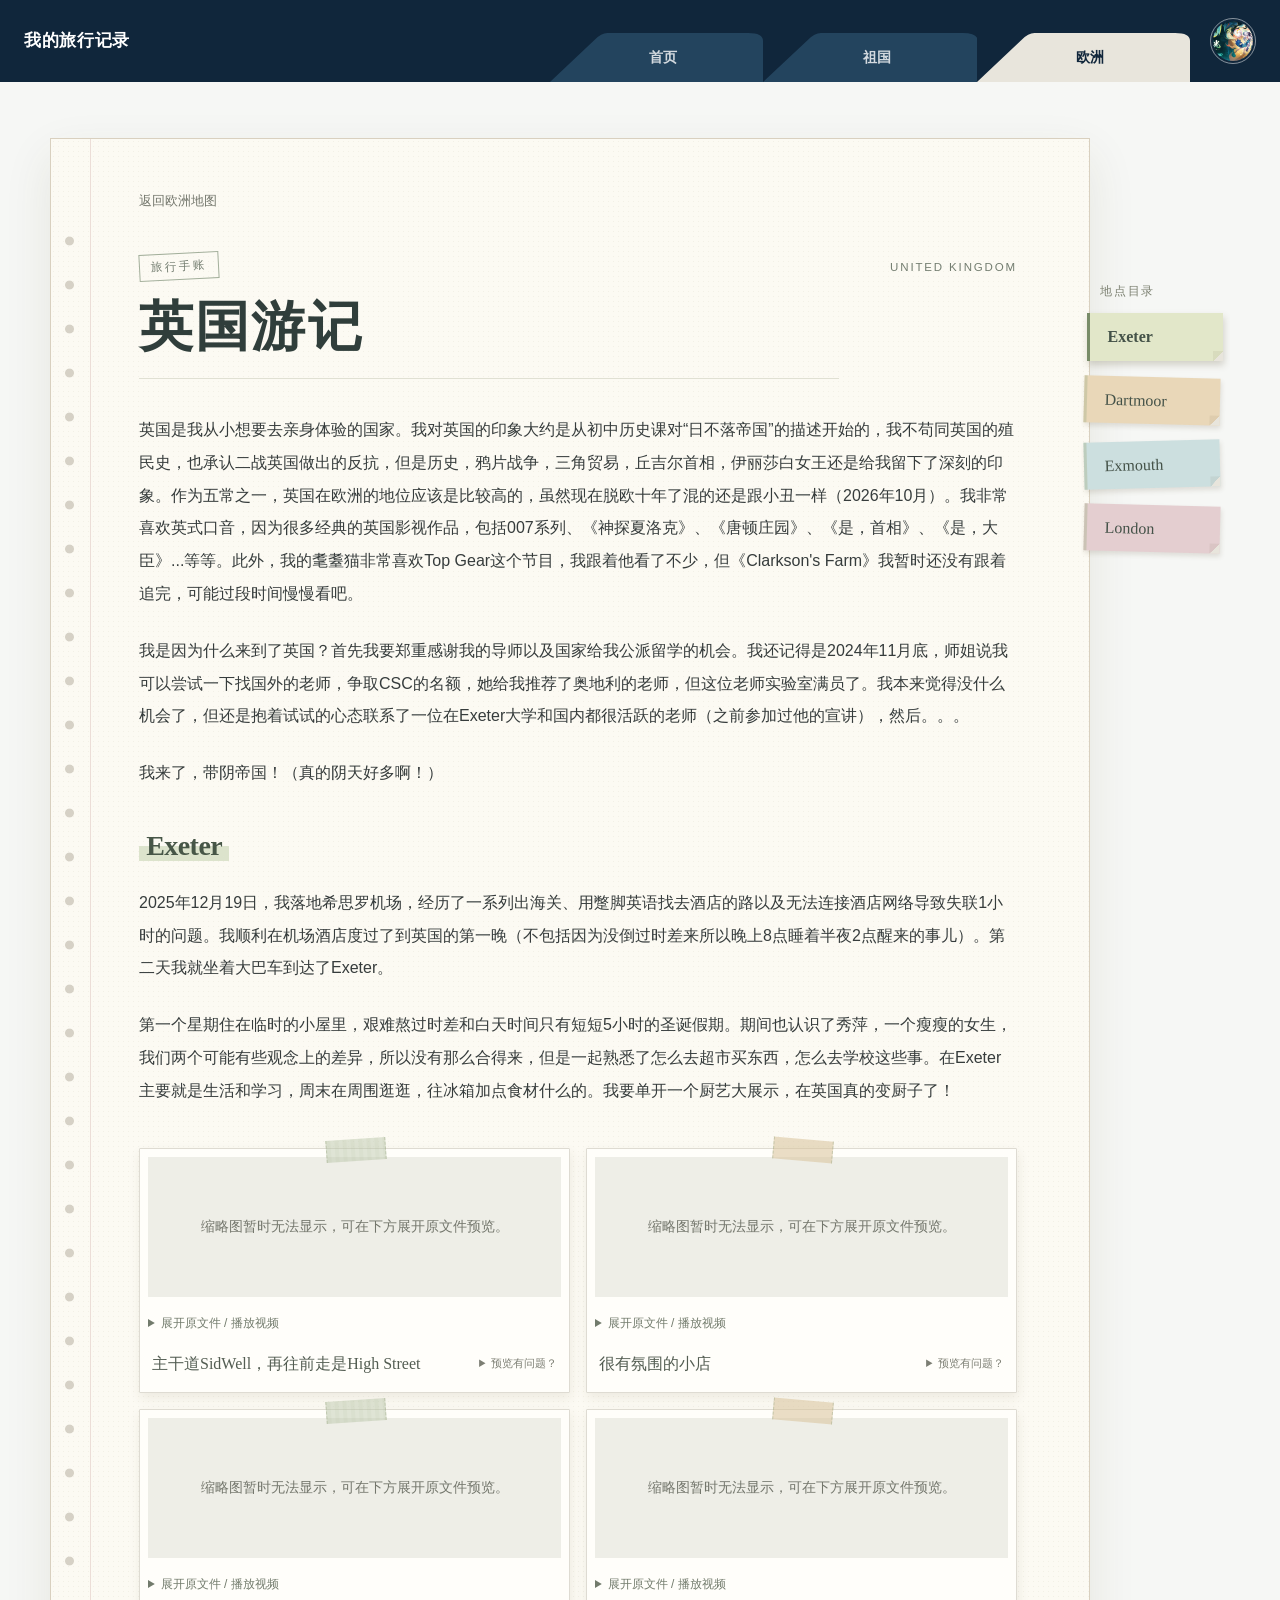
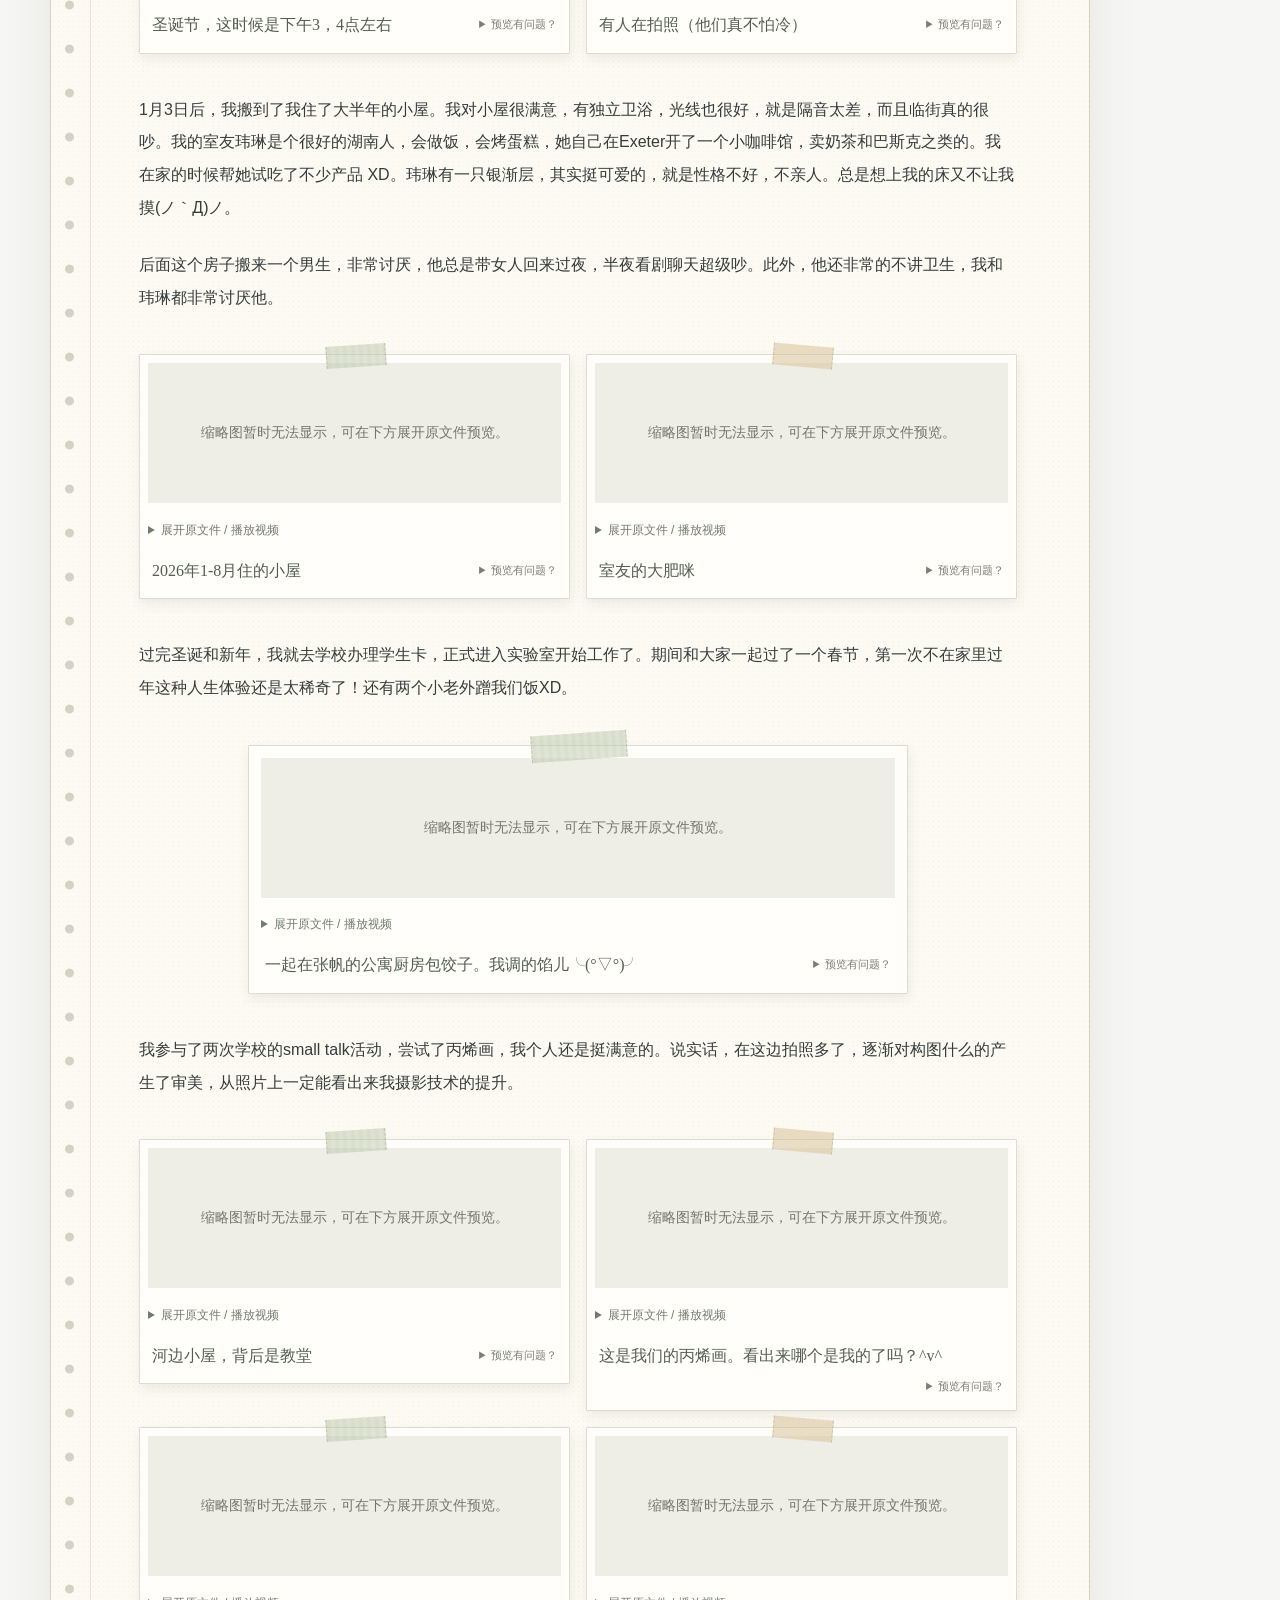
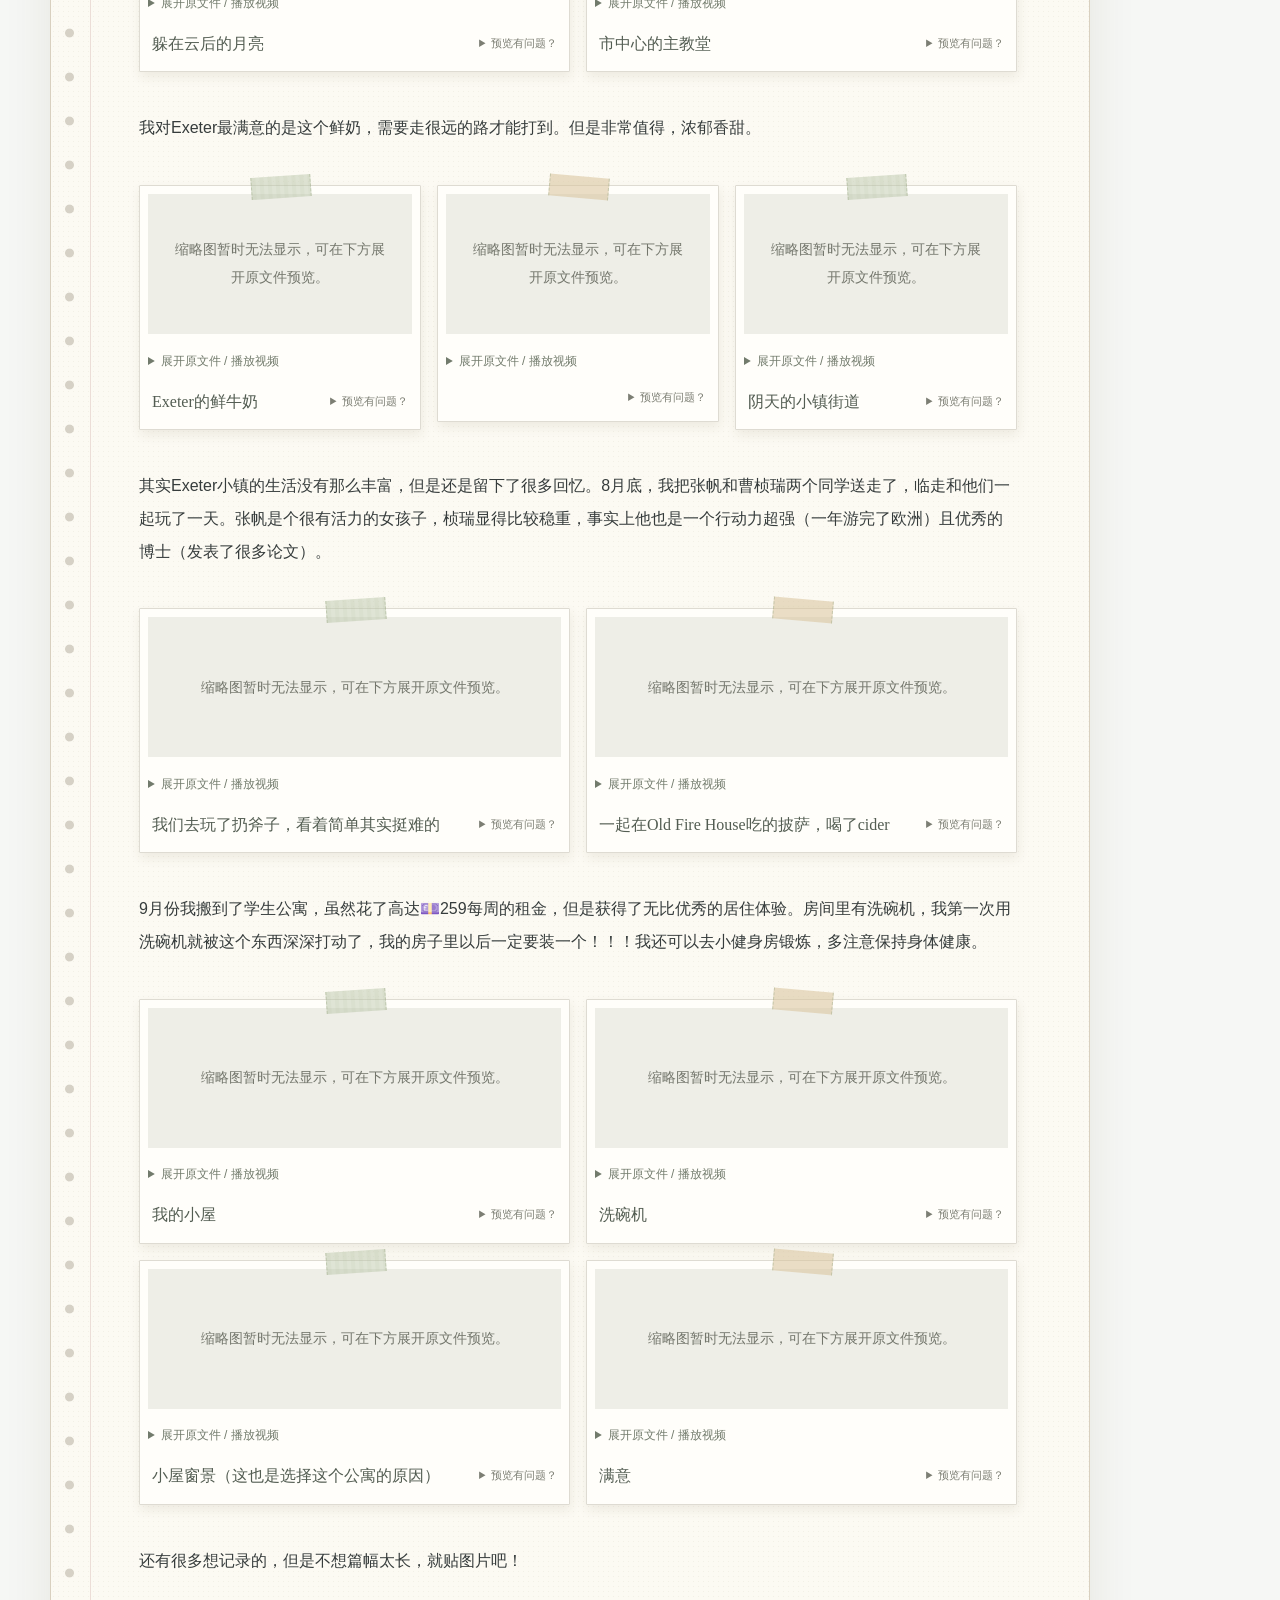
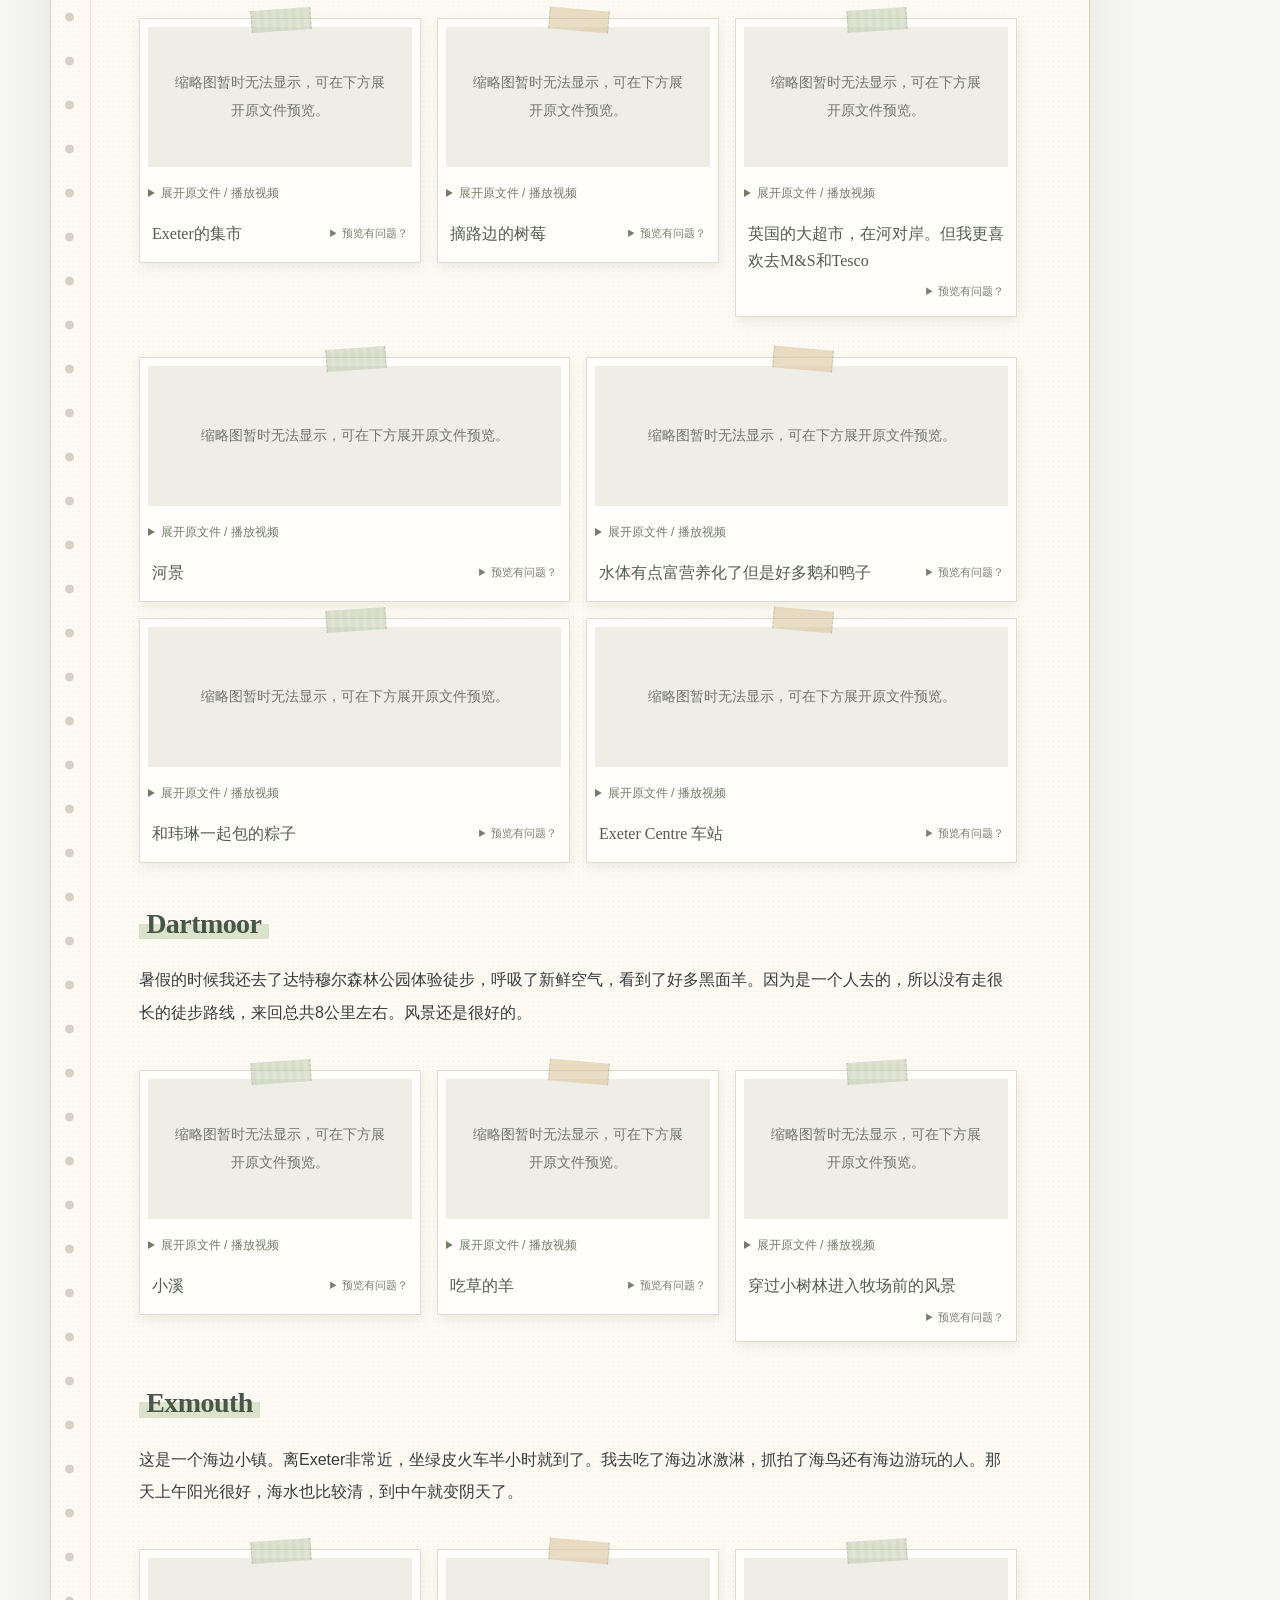
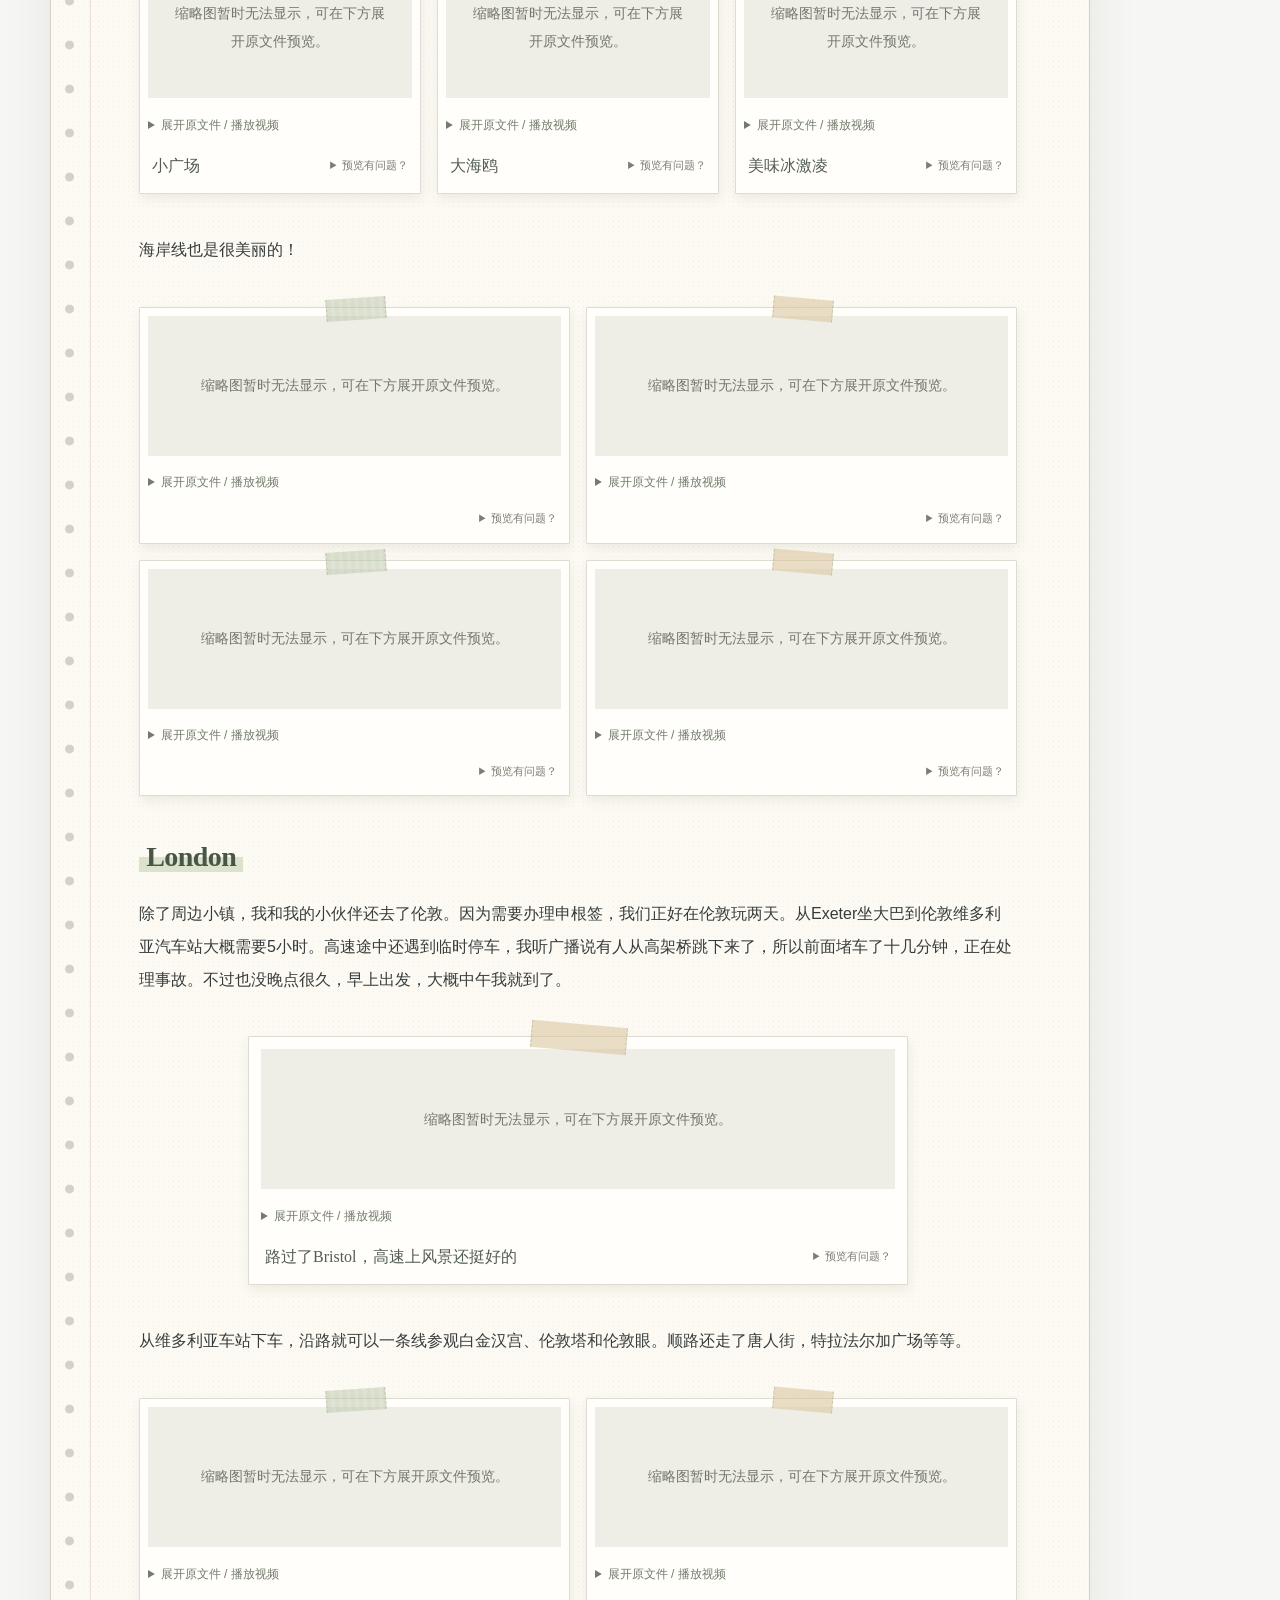
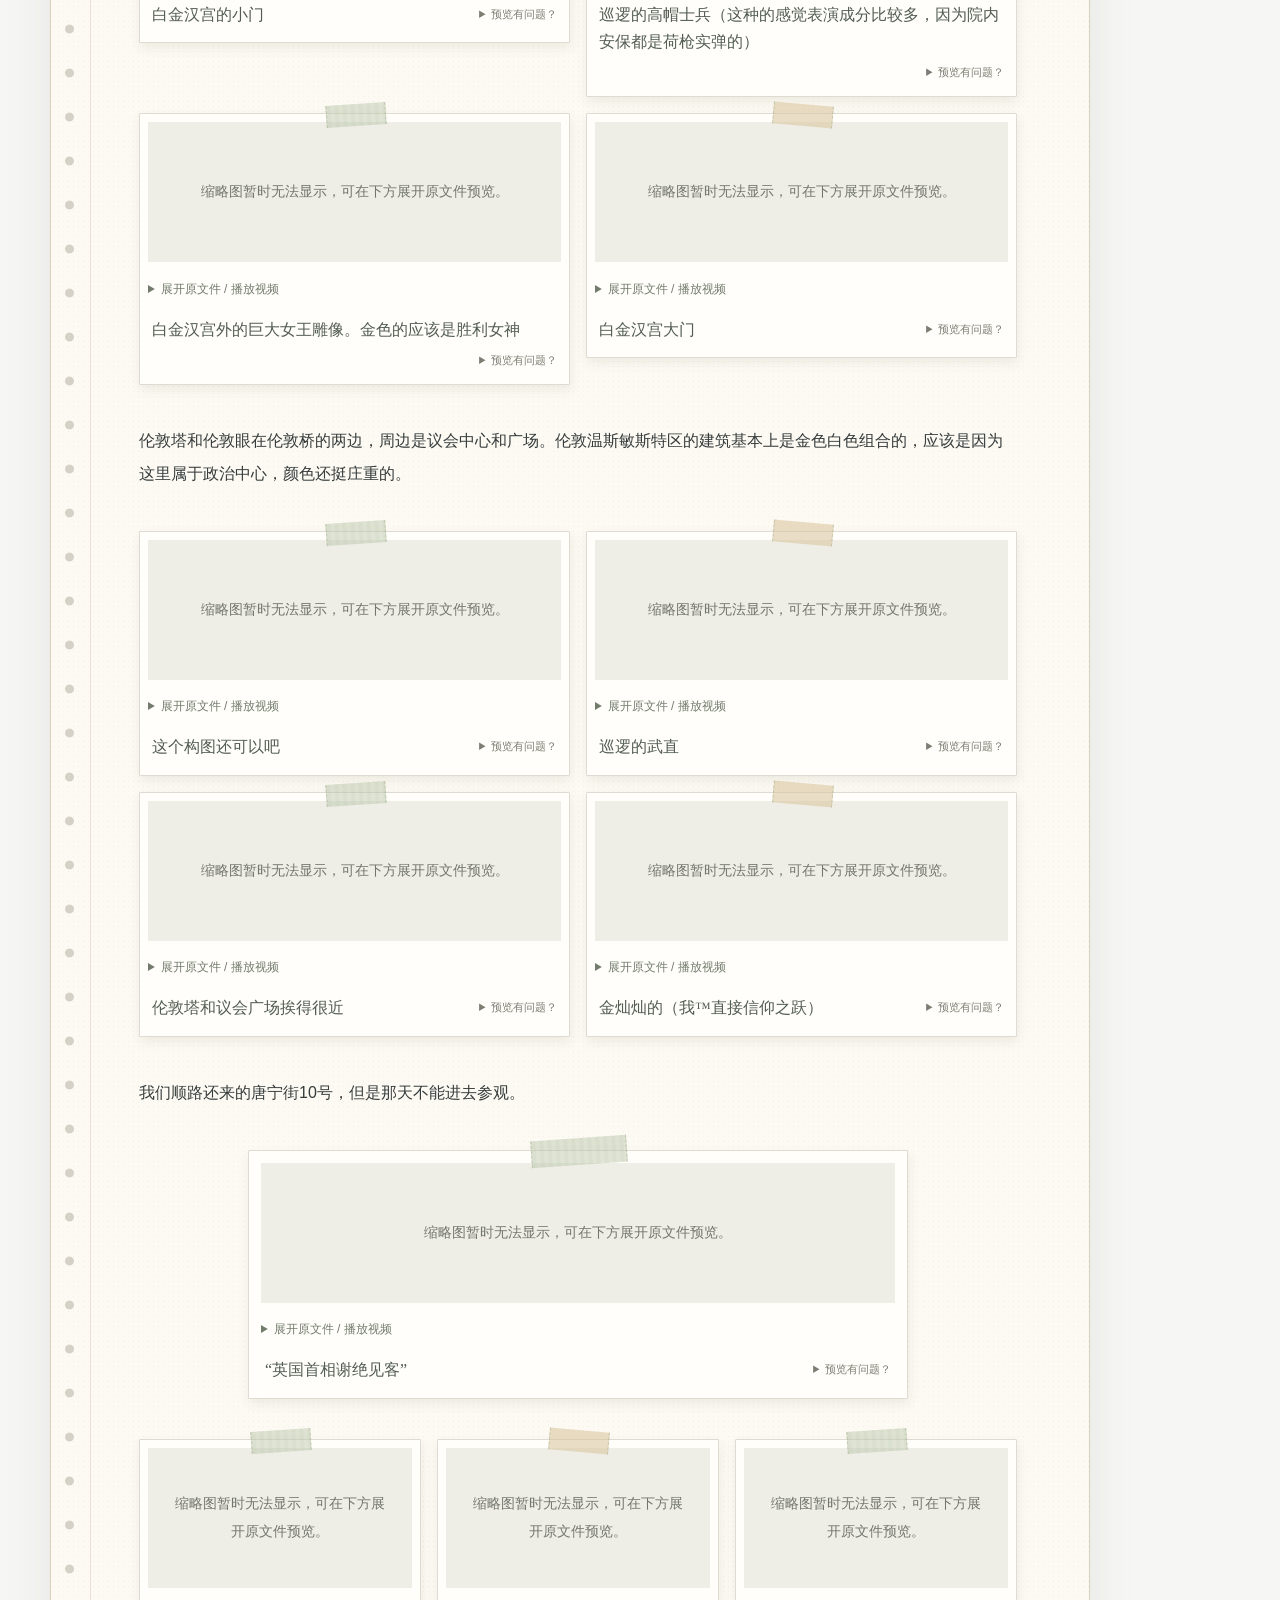
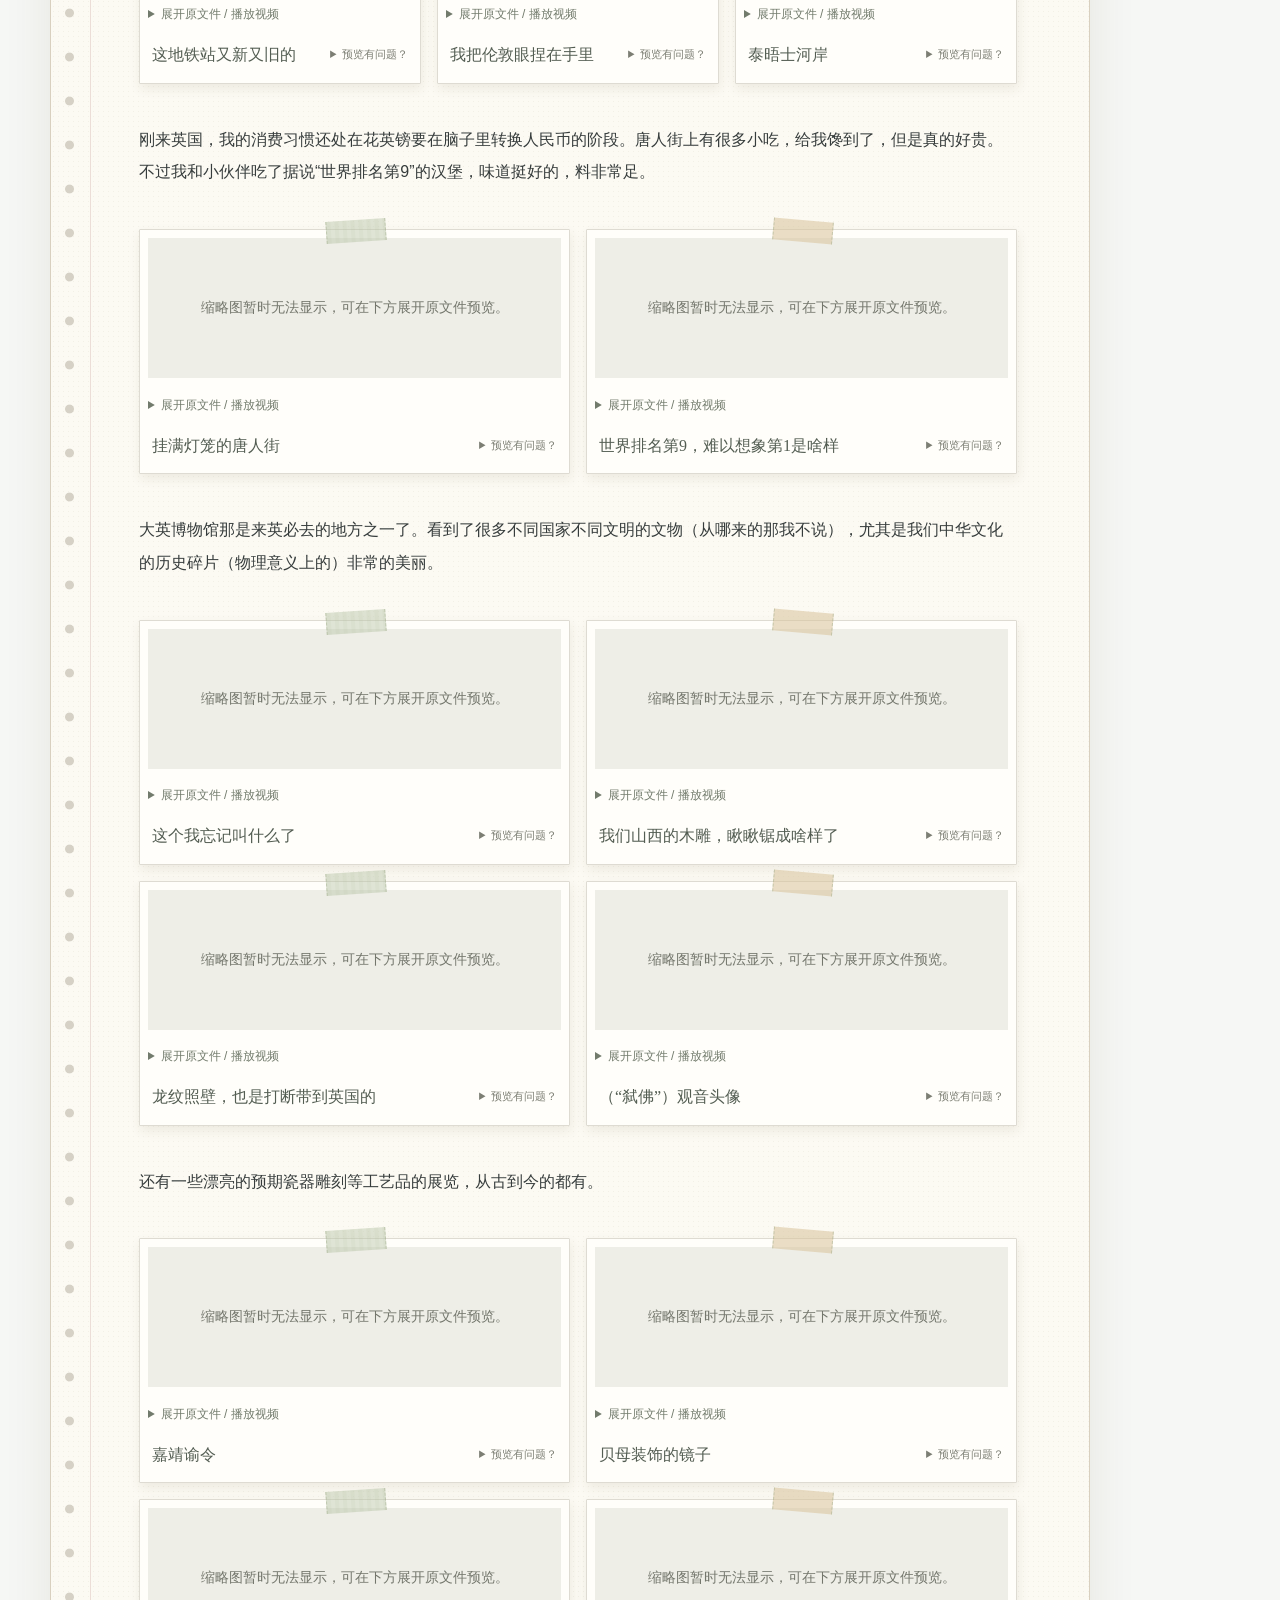
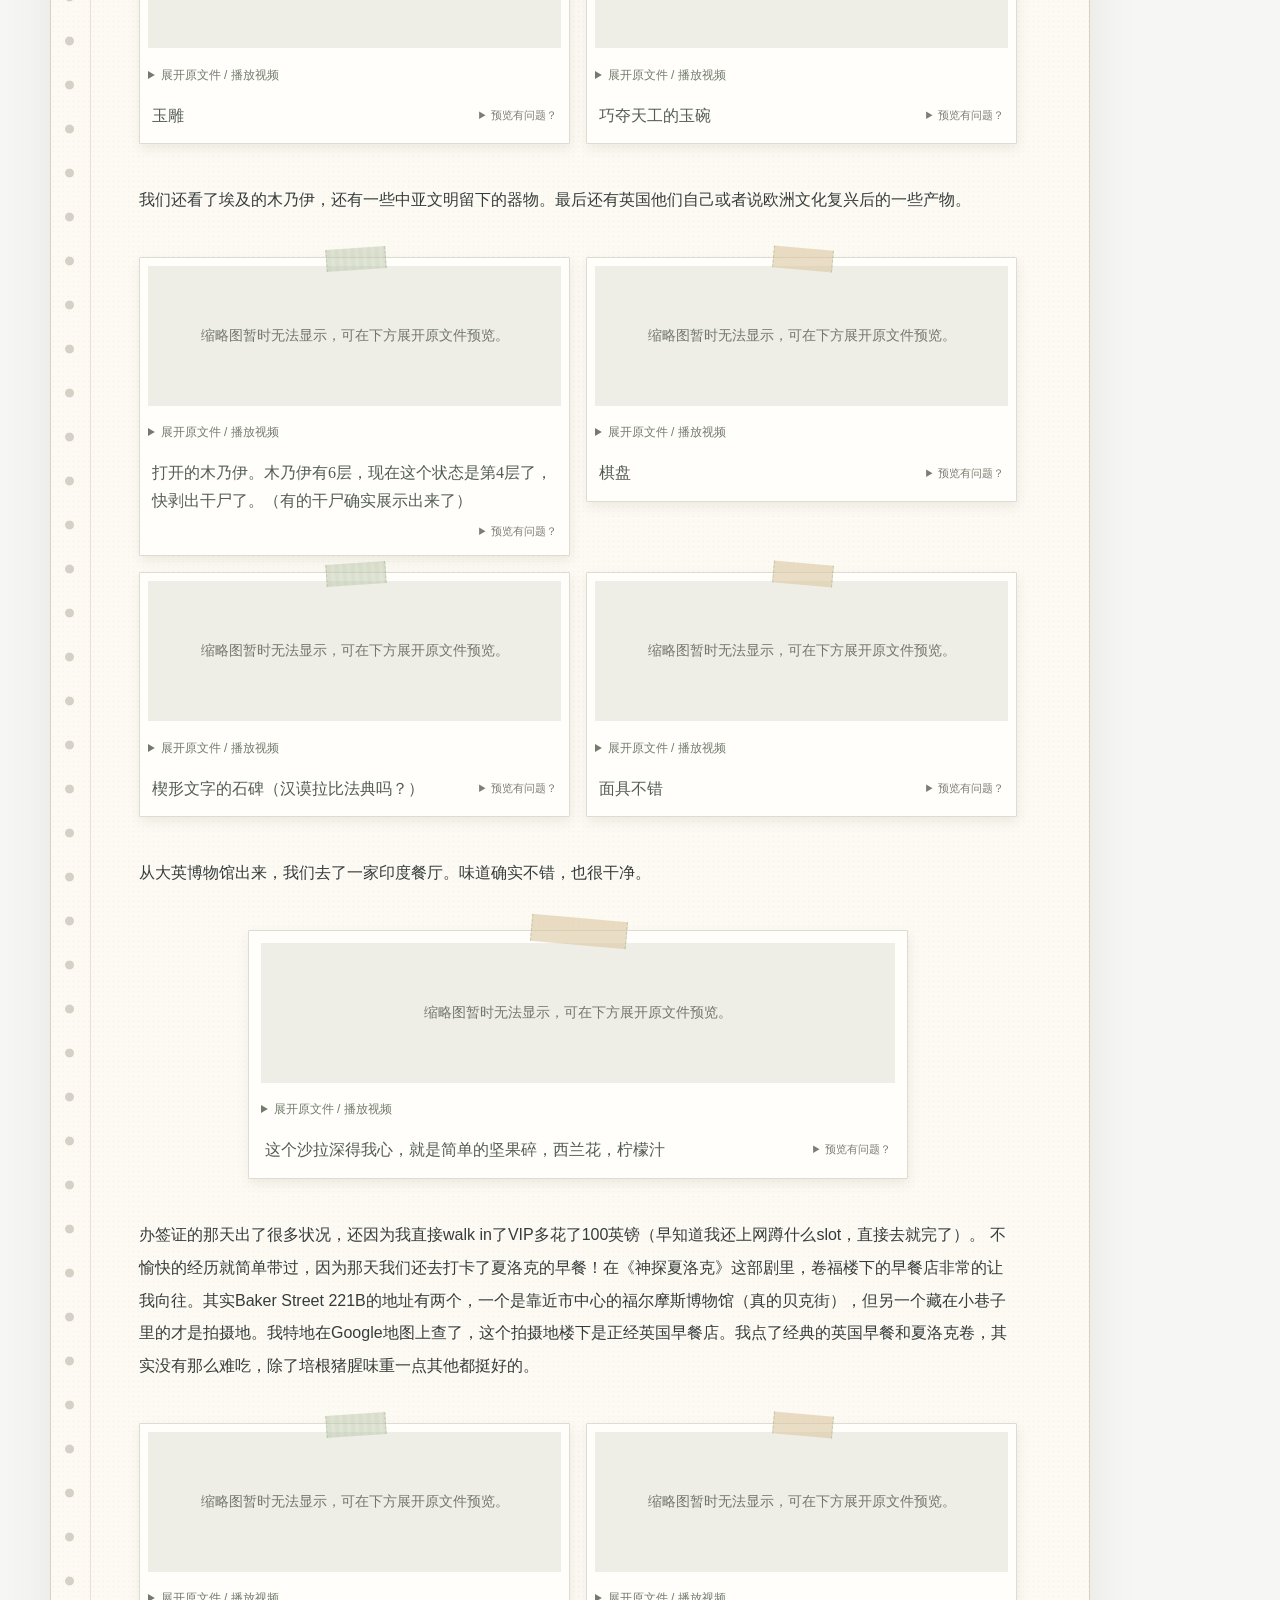
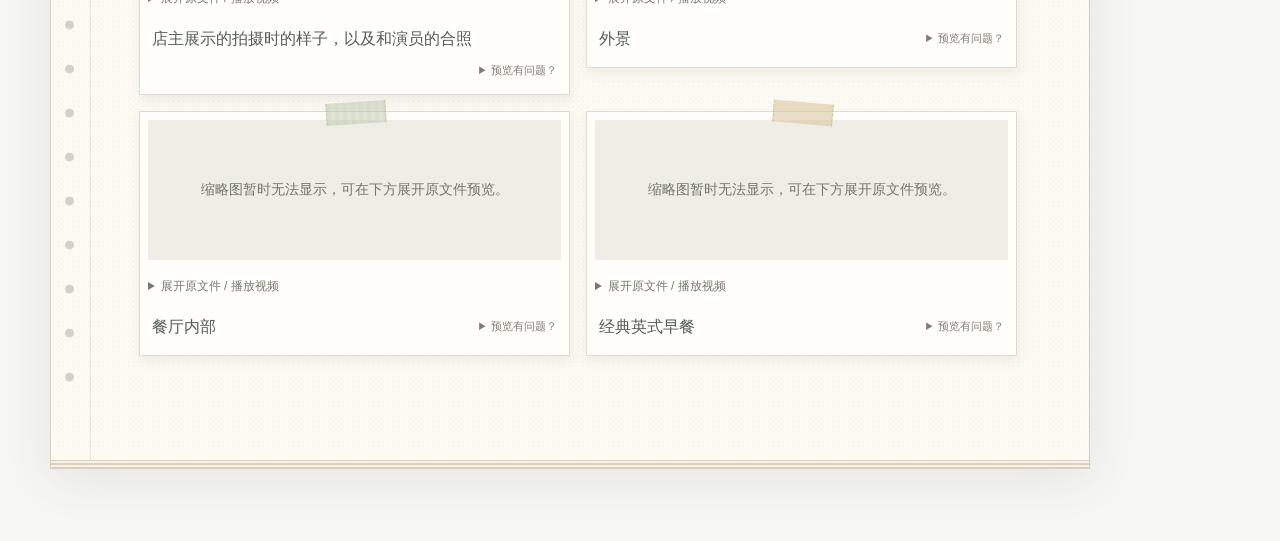
<file: uk.html>
<!doctype html>
<html lang="zh-CN">
<head>
  <meta charset="utf-8">
  <meta name="viewport" content="width=device-width, initial-scale=1">
  <meta name="theme-color" content="#10263b">
  <meta name="description" content="英国游记。">
  <title>英国游记 · 我的旅行记录</title>
  <link rel="stylesheet" href="assets/site.css">
  <link rel="icon" type="image/svg+xml" href="data:image/svg+xml,%3Csvg xmlns='http://www.w3.org/2000/svg' viewBox='0 0 64 64'%3E%3Crect width='64' height='64' rx='14' fill='%2310263b'/%3E%3Cpath d='M14 42h36M18 39l10-17 7 11 5-8 8 14' fill='none' stroke='%23fff' stroke-width='4' stroke-linecap='round' stroke-linejoin='round'/%3E%3C/svg%3E">
</head>
<body>
  <a class="skip-link" href="#main">跳到主要内容</a>
  <header class="site-header">
    <div class="header-inner">
      <a class="brand" href="index.html">我的旅行记录</a>
      <nav class="folder-nav" aria-label="页面导航">
        <a class="folder-tab" href="index.html">首页</a>
        <a class="folder-tab" href="china.html">祖国</a>
        <a class="folder-tab active" href="europe.html">欧洲</a>
      </nav>
      <!-- author-menu:start -->
      <div class="author-control">
        <button class="author-toggle" type="button" aria-label="作者菜单" aria-expanded="false" aria-controls="author-panel">
          <img class="author-image" src="assets/avatar-default.svg" alt="作者头像" width="42" height="42">
        </button>
        <section class="author-panel" id="author-panel" aria-label="作者资料" hidden>
          <button class="avatar-edit" type="button" aria-label="上传作者头像" title="点击更换头像">
            <img class="author-image" src="assets/avatar-default.svg" alt="作者头像" width="88" height="88">
            <span class="avatar-caption">更换头像</span>
          </button>
          <input id="avatar-file" type="file" accept="image/png,image/jpeg,image/webp,image/gif" hidden>
          <label class="sr-only" for="author-name">作者名字</label>
          <input class="author-name" id="author-name" type="text" maxlength="40" placeholder="填写名字" autocomplete="off">
          <label class="sr-only" for="author-signature">个性签名</label>
          <textarea class="author-signature" id="author-signature" maxlength="120" rows="2" placeholder="写一句个性签名…"></textarea>
          <a class="about-button" href="about.html">关于我自己</a>
          <p class="author-status" role="status" aria-live="polite"></p>
        </section>
      </div>
      <!-- author-menu:end -->
    </div>
  </header>
  <main class="page-main" id="main">
    <article class="page-container trip-page">
      <a class="back-link" href="europe.html">返回欧洲地图</a>
      <h1 class="page-title">英国游记</h1>
      <!-- journal-editor:start -->
      <section class="journal-editor" data-journal="uk" aria-label="游记 Markdown 编辑器">
        <div class="journal-entry-actions">
          <button class="journal-edit-toggle" type="button" aria-expanded="false" aria-controls="journal-controls journal-source journal-help" hidden>编辑</button>
        </div>
        <div class="journal-controls" id="journal-controls" hidden>
        <div class="journal-toolbar" hidden>
          <div class="journal-modes" role="group" aria-label="显示方式">
            <button type="button" data-mode="edit" aria-pressed="false">正文编辑</button>
            <button type="button" data-mode="split" aria-pressed="false">对照预览</button>
            <button type="button" data-mode="preview" aria-pressed="true">预览</button>
          </div>
          <div class="journal-actions">
            <button type="button" class="journal-download">下载 .md</button>
            <button type="button" class="journal-save" disabled>保存</button>
          </div>
        </div>
        <div class="journal-writing-tools" hidden>
          <span>Markdown</span>
          <button type="button" data-insert="link">插入链接</button>
          <button type="button" data-insert="image">插入图片</button>
          <button type="button" class="journal-photo-toggle" aria-expanded="false" aria-controls="journal-photo-tools">图片排版</button>
          <span class="journal-status" role="status" aria-live="polite">正在读取游记…</span>
        </div>
        <form class="journal-drive-tools" hidden>
          <label for="journal-drive-link">云盘共享链接</label>
          <input id="journal-drive-link" type="url" placeholder="粘贴 Google Drive 照片、视频或文件夹的共享链接" autocomplete="off">
          <button type="submit">插入预览</button>
          <p class="journal-drive-error" role="status" aria-live="polite"></p>
        </form>
        <form class="journal-photo-tools" id="journal-photo-tools" hidden>
          <div class="journal-photo-heading"><span>图片排版</span><button type="button" class="journal-photo-close" aria-label="收起图片排版">收起</button></div>
          <label for="journal-photo-links">图片链接（每行一个，最多 4 张）</label>
          <textarea id="journal-photo-links" rows="3" placeholder="Google Drive 单个文件链接或图片直链&#10;也可以写：照片说明 | 链接"></textarea>
          <div class="journal-photo-options">
            <div><label for="journal-photo-caption">照片说明</label><input id="journal-photo-caption" type="text" maxlength="200" placeholder="可留空"></div>
            <div><label for="journal-photo-width">图片 / 图片组宽度</label><select id="journal-photo-width"><option value="100">100% · 铺满正文</option><option value="75">75% · 较大</option><option value="50">50% · 半宽</option><option value="35">35% · 小图</option></select></div>
            <div><label for="journal-photo-align">位置</label><select id="journal-photo-align"><option value="center">居中</option><option value="left">靠左</option><option value="right">靠右</option><option value="wrap-left">左侧图片 · 文字环绕</option><option value="wrap-right">右侧图片 · 文字环绕</option></select></div>
            <div><label for="journal-photo-arrangement">组合方式</label><select id="journal-photo-arrangement"><option value="auto">自动识别横竖 · 完整画面</option><option value="grid">等宽并排 · 手动布局</option></select></div>
          </div>
          <p class="journal-photo-tip">默认按横竖比例自动组合：一竖两横可拼成贴页，多张错落排列，不裁剪照片。先在正文中放好光标，再插入；选中原有图片 Markdown 后插入，可替换该段。环绕图片后的文字会排在图片旁边。</p>
          <button type="submit">插入排版图片</button>
          <p class="journal-photo-error" role="status" aria-live="polite"></p>
        </form>
        </div>
        <div class="journal-panes" data-mode="preview">
          <div class="journal-source" id="journal-source" hidden>
            <label class="sr-only" for="journal-markdown">游记 Markdown 正文</label>
            <textarea id="journal-markdown" maxlength="200000" spellcheck="false" disabled placeholder="在这里写游记。&#10;&#10;## 小标题&#10;&#10;写下这次旅行的记录。&#10;&#10;![照片说明](图片直链)&#10;&#10;[查看照片](Google Drive 文件夹链接)"></textarea>
          </div>
          <div class="journal-preview markdown-body" aria-label="游记预览"><p class="empty-entry">正在读取游记…</p></div>
        </div>
        <details class="journal-help" id="journal-help" hidden>
          <summary>Markdown 写法</summary>
          <div class="journal-help-body">
            <p><code>## 小标题</code> · <code>**加粗**</code> · <code>- 列表项</code> · 空一行分段</p>
            <p>图片：<code>![照片说明](图片直链)</code>；链接：<code>[查看照片](链接地址)</code></p>
            <p>点击“图片排版”可选择大小、位置与并排照片。手写大小：<code>![说明](链接){width=50% align=center}</code>；文字环绕：<code>align=wrap-right</code> 或 <code>align=wrap-left</code>。连续图片之间只换行、不空行，会组成并排图片组；第一张的宽度与位置决定整组排版。</p>
            <p>默认自动识别照片方向，保持完整画面。一竖两横会组合成贴页，较多照片使用错落布局；照片未加载时先显示普通网格。可在“组合方式”选择“等宽并排”，对应参数 <code>layout=grid</code>。自动排版不跨正文段落，也不改变原有宽度、位置或 Markdown 内容。</p>
            <p>Google Drive 共享链接可粘贴到上方输入框，或在正文中单独占一段。单个文件尝试显示为手账照片卡片，点击“展开原文件 / 播放视频”可在本页查看原文件；文件夹保留云盘缩略图网格。句子中的普通链接仍保留为链接。</p>
            <p>照片可以写成 <code>![照片说明](Google Drive 单个文件共享链接)</code>，即使与文字放在同一段也能生成带说明的照片卡片。云盘缩略图不保证可用，加载失败时可展开原文件。预览受权限及网络限制，网站不更改分享权限、不下载照片到网站目录。文件夹不会自动拆成照片卡片，如需逐张排版，请贴单个文件链接。</p>
            <p>停止输入后自动保存到本地网站文件，也可点击“保存”或按 Ctrl / ⌘ + S。对照预览在窄屏上下显示。</p>
          </div>
        </details>
        <p class="journal-notice" role="status" aria-live="polite"></p>
        <noscript><p>阅读或编辑 Markdown 需要启用 JavaScript。</p></noscript>
      </section>
      <!-- journal-editor:end -->
    </article>
  </main>
  <script src="assets/author.js" defer></script>
  <!-- journal-scripts:start -->
  <script src="assets/vendor/marked.js" defer></script>
  <script src="assets/vendor/purify.js" defer></script>
  <script src="assets/drive-preview.js" defer></script>
  <script src="assets/photo-layout.js" defer></script>
  <script src="assets/journal.js" defer></script>
  <!-- journal-scripts:end -->
</body>
</html>
</file>
<file: assets/site.css>
:root {
  --ink: #10263b;
  --ink-2: #1b3a53;
  --paper: #f6f7f5;
  --white: #ffffff;
  --line: #d8dde1;
  --muted: #66727c;
  --route: #c5523d;
  --folder-surface: var(--paper);
  --sans: Inter, "PingFang SC", "Microsoft YaHei", "Noto Sans SC", sans-serif;
}

* { box-sizing: border-box; }
html { min-width: 320px; }
body {
  margin: 0;
  color: var(--ink);
  background: var(--paper);
  font-family: var(--sans);
  font-size: 1rem;
  line-height: 1.65;
}
img { display: block; max-width: 100%; }
a { color: inherit; }
.skip-link {
  position: fixed;
  z-index: 1000;
  top: .6rem;
  left: .6rem;
  padding: .55rem .9rem;
  color: var(--white);
  background: var(--ink);
  transform: translateY(-170%);
}
.skip-link:focus { transform: none; }

.site-header {
  position: relative;
  z-index: 20;
  color: var(--white);
  background: var(--ink);
}
.header-inner {
  width: min(1440px, calc(100% - 3rem));
  min-height: 82px;
  margin: 0 auto;
  display: flex;
  align-items: center;
  justify-content: space-between;
  gap: 1.25rem;
}
.brand {
  flex: 0 0 auto;
  color: var(--white);
  text-decoration: none;
  font-size: 1.06rem;
  font-weight: 700;
  letter-spacing: .04em;
}
.folder-nav {
  flex: 0 1 50vw;
  width: 50vw;
  align-self: end;
  min-width: 0;
  max-width: 100%;
  margin-left: auto;
  display: flex;
  align-items: end;
  gap: 0;
  overflow-x: auto;
  padding-top: .35rem;
  scrollbar-width: thin;
  scrollbar-color: #53738a transparent;
}
.folder-tab {
  flex: 1 0 0;
  min-width: 96px;
  width: auto;
  padding: .85rem 1.25rem .75rem 2.1rem;
  position: relative;
  isolation: isolate;
  display: block;
  white-space: nowrap;
  color: rgba(255,255,255,.8);
  text-align: center;
  text-decoration: none;
  font-size: .9rem;
  font-weight: 600;
  transition: color .18s ease;
}
.folder-tab::before {
  content: "";
  position: absolute;
  inset: 0;
  z-index: -1;
  background: #23445e;
  mask: url("data:image/svg+xml,%3Csvg xmlns='http://www.w3.org/2000/svg' viewBox='0 0 100 50' preserveAspectRatio='none'%3E%3Cpath d='M27 0H93Q100 0 100 8V50H0L21 7Q24 0 27 0Z' fill='black'/%3E%3C/svg%3E") 0 0 / 100% 100% no-repeat;
  transition: background .18s ease;
}
.folder-tab:hover,
.folder-tab:focus-visible {
  color: var(--white);
}
.folder-tab:hover::before {
  background: #28506d;
}
.folder-tab:focus-visible {
  outline: 2px solid #b8dcec;
  outline-offset: -5px;
  border-radius: 8px;
}
.folder-tab.active {
  z-index: 2;
  color: var(--ink);
}
.folder-tab.active::before {
  background: var(--folder-surface);
}

.home-page { --folder-surface: #071a2a; }
.home-page .folder-tab.active { color: var(--white); }
.sr-only { position: absolute; width: 1px; height: 1px; padding: 0; margin: -1px; overflow: hidden; clip-path: inset(50%); white-space: nowrap; border: 0; }
.author-control { flex: 0 0 auto; position: relative; }
.author-toggle { display: block; width: 46px; height: 46px; padding: 2px; border: 1px solid rgba(255,255,255,.5); border-radius: 50%; background: transparent; cursor: pointer; }
.author-image { width: 100%; height: 100%; border-radius: 50%; object-fit: cover; }
.author-toggle:focus-visible, .avatar-edit:focus-visible, .about-button:focus-visible { outline: 3px solid #83b4d1; outline-offset: 3px; }
.author-panel { position: absolute; top: calc(100% + 1.25rem); right: 0; z-index: 50; width: 250px; padding: 1.5rem; border: 1px solid var(--line); border-radius: 12px; background: var(--white); color: var(--ink); box-shadow: 0 12px 35px rgba(16,38,59,.18); text-align: center; }
.author-panel[hidden] { display: none; }
.avatar-edit { position: relative; display: block; width: 88px; height: 88px; margin: 0 auto 1.1rem; padding: 0; border: 0; border-radius: 50%; background: #d7e3e8; cursor: pointer; overflow: hidden; }
.avatar-caption { position: absolute; bottom: 0; left: 0; width: 100%; padding: .2rem 0 .4rem; background: rgba(16,38,59,.75); color: white; font: 12px var(--sans); }
.author-name { width: 100%; padding: .55rem .3rem; margin: 0 0 .55rem; border: 0; border-bottom: 1px solid var(--line); border-radius: 0; font: 600 1rem var(--sans); text-align: center; color: var(--ink); background: transparent; }
.author-name:focus { outline: none; border-color: #59788b; box-shadow: 0 1px 0 #59788b; }
.author-signature { display: block; width: 100%; min-height: 3.6rem; max-height: 8rem; padding: .45rem .4rem; margin: 0 0 1rem; border: 1px solid transparent; border-radius: 6px; resize: vertical; font: .875rem/1.6 var(--sans); text-align: center; color: var(--muted); background: transparent; }
.author-signature:hover { border-color: var(--line); }
.author-signature:focus { outline: none; border-color: #59788b; background: var(--paper); }
.author-signature::placeholder { color: #7c8790; }
.about-button { display: block; padding: .6rem .75rem; border-radius: 6px; background: var(--ink); color: white; font-size: 1rem; text-decoration: none; }
.about-button:hover { background: var(--ink-2); }
.author-status { min-height: 1.3em; margin: .65rem 0 0; font-size: .8rem; color: var(--muted); }

.home-main {
  min-height: calc(100vh - 82px);
  position: relative;
  display: grid;
  align-items: center;
  color: var(--white);
  background: var(--ink) url("travel-cover.png") 58% center / cover no-repeat;
  isolation: isolate;
}
.home-main::after {
  content: "";
  position: absolute;
  inset: 0;
  z-index: -1;
  background: linear-gradient(90deg, rgba(5,23,37,.96) 0%, rgba(5,23,37,.78) 42%, rgba(5,23,37,.18) 78%);
}
.home-main::before {
  content: "";
  position: absolute;
  inset: 0;
  z-index: 0;
  pointer-events: none;
  background: linear-gradient(to bottom, var(--folder-surface), transparent 12rem);
}
.home-content {
  position: relative;
  z-index: 1;
  width: min(1160px, calc(100% - 2rem));
  margin: 0 auto;
  padding: 5rem 0;
}
.home-content p {
  max-width: 590px;
  margin: 0;
  color: rgba(255,255,255,.75);
  font-size: clamp(1rem, 1.8vw, 1.18rem);
}
h1 {
  max-width: 700px;
  margin: 0 0 1.35rem;
  font-size: clamp(3.6rem, 8vw, 7rem);
  line-height: 1.02;
  letter-spacing: -.065em;
}

.page-main {
  min-height: calc(100vh - 82px);
  padding: clamp(3.5rem, 7vw, 6.5rem) 0;
  background: var(--paper);
}
.page-container { width: min(1160px, calc(100% - 2rem)); margin: 0 auto; }
.page-label {
  margin: 0 0 .8rem;
  color: var(--muted);
  font-size: .78rem;
  font-weight: 700;
  letter-spacing: .15em;
  text-transform: uppercase;
}
.page-title {
  margin: 0;
  font-size: clamp(2.7rem, 6vw, 5.4rem);
  line-height: 1.08;
  letter-spacing: -.055em;
}
.china-copy { margin: 2rem 0; }

.europe-intro { max-width: 820px; margin: 1.1rem 0 2.5rem; color: var(--muted); font-size: 1.06rem; }
.map-card { min-width: 0; padding: .55rem; background: var(--paper); overflow-x: auto; }
.map-card:focus-visible { outline: 2px solid var(--ink); outline-offset: 3px; }
.travel-map { display: block; width: 100%; min-width: 640px; height: auto; overflow: hidden; }
.map-land path { stroke: var(--paper); stroke-width: .65; stroke-linejoin: round; vector-effect: non-scaling-stroke; }
.map-sea { fill: #dce9ee; }
.china-atlas { background: #dce9ee; }
.maritime-boundary { fill: #506f82; stroke: #506f82; stroke-width: 1.5; stroke-linejoin: round; vector-effect: non-scaling-stroke; }
.south-sea-land path { stroke: #7c99a5; stroke-width: .55; }
.china-atlas .inset-label { stroke: #dce9ee; }
.hit-area { fill: transparent; }
.map-dot { fill: var(--ink); stroke: white; stroke-width: 3; }
.map-city { fill: var(--ink); font-family: var(--sans); font-size: 22px; font-weight: 600; paint-order: stroke; stroke: white; stroke-width: 5; stroke-linejoin: round; }
.inset-label { fill: var(--muted); font: 16px var(--sans); paint-order: stroke; stroke: var(--paper); stroke-width: 4; }
.linked-stop { cursor: pointer; text-decoration: none; }
.linked-stop:hover .map-dot, .linked-stop:focus .map-dot { fill: var(--route); stroke-width: 5; }
.linked-stop:hover .map-city, .linked-stop:focus .map-city { fill: #a23524; text-decoration: underline; }
.linked-stop:focus { outline: none; }
.back-link { display: inline-block; margin-bottom: 1.75rem; color: var(--muted); font-size: 1rem; text-underline-offset: .25em; }
.trip-content { min-height: 300px; margin-top: 2.5rem; border-top: 1px solid var(--line); }
.empty-entry { margin-top: 1.5rem; color: var(--muted); }

.trip-page .page-title { font-size: clamp(2.5rem, 5vw, 4rem); }
.journal-editor { margin-top: 2rem; }
.journal-editor [hidden] { display: none !important; }
.journal-entry-actions { display: flex; justify-content: flex-end; }
.journal-entry-actions:has(.journal-edit-toggle[hidden]) { display: none; }
.journal-entry-actions .journal-edit-toggle { padding: .55rem 1rem; border-color: var(--line); background: transparent; color: var(--ink); }
.journal-entry-actions .journal-edit-toggle[aria-expanded="true"] { background: var(--ink); border-color: var(--ink); color: white; }
.journal-controls { margin-top: 1rem; }
.journal-toolbar { display: flex; justify-content: space-between; align-items: center; gap: 1rem; padding: 0 0 1rem; border-bottom: 1px solid var(--line); }
.journal-modes, .journal-actions { display: flex; align-items: center; gap: .4rem; }
.journal-modes { padding: .25rem; background: #e8edef; border-radius: 8px; }
.journal-editor button { cursor: pointer; padding: .55rem .85rem; border: 1px solid transparent; border-radius: 5px; font: .9rem var(--sans); color: var(--muted); background: transparent; }
.journal-editor button:hover { color: var(--ink); background: #e1e8eb; }
.journal-editor button:focus-visible, #journal-markdown:focus-visible { outline: 2px solid #719aad; outline-offset: 3px; }
.journal-editor button:disabled { cursor: default; opacity: .5; }
.journal-modes button[aria-pressed="true"] { color: var(--ink); background: white; box-shadow: 0 1px 4px #10263b12; }
.journal-actions .journal-save { min-width: 5rem; background: var(--ink); color: white; }
.journal-actions .journal-save:hover { background: var(--ink-2); }
.journal-writing-tools { display: flex; flex-wrap: wrap; gap: .3rem; align-items: center; padding: .65rem 0; color: var(--muted); font-size: .8rem; }
.journal-writing-tools > span:first-child { margin-right: .7rem; letter-spacing: .025em; }
.journal-writing-tools button { padding: .35rem .6rem; font-size: .8rem; }
.journal-status { margin-left: auto; font-size: .8rem; }
.journal-panes { min-height: 380px; }
.journal-panes[data-mode="split"] { display: grid; grid-template-columns: minmax(0,1fr) minmax(0,1fr); gap: 1rem; }
.journal-source { min-width: 0; }
#journal-markdown { display: block; width: 100%; height: 450px; min-height: 350px; padding: 1.5rem; resize: vertical; border: 1px solid var(--line); border-radius: 8px; background: #fff; color: var(--ink); font: 16px/1.85 Consolas, "SFMono-Regular", monospace; tab-size: 2; }
#journal-markdown::placeholder { color: #88959e; }
.journal-panes[data-mode="split"] .journal-preview { height: 450px; overflow: auto; padding: 1.1rem 1.5rem; border: 1px solid var(--line); border-radius: 8px; background: #fff; }
.journal-panes[data-mode="preview"] .journal-preview { padding: 1.5rem 0; }
.markdown-body { min-width: 0; overflow-wrap: anywhere; line-height: 1.85; }
.markdown-body h1, .markdown-body h2, .markdown-body h3, .markdown-body h4 { max-width: none; margin: 1.5em 0 .65em; font-size: 1.6rem; line-height: 1.4; letter-spacing: -.02em; }
.markdown-body h1 { font-size: 2rem; }
.markdown-body h3 { font-size: 1.3rem; }
.markdown-body h4, .markdown-body h5, .markdown-body h6 { font-size: 1.1rem; }
.markdown-body > :first-child { margin-top: 0; }
.markdown-body p { margin: 0 0 1.25rem; }
.markdown-body a { color: #315c76; text-underline-offset: .2em; }
.markdown-body img { max-height: 800px; width: auto; height: auto; margin: 1rem auto; border-radius: 6px; }
.markdown-body blockquote { margin: 1.5rem 0; padding: .25rem 1.2rem; border-left: 3px solid #a8bec7; color: var(--muted); }
.markdown-body pre { padding: 1rem; max-width: 100%; overflow: auto; border-radius: 6px; background: #e8edef; }
.markdown-body code, .journal-help code { font: .9em/1.7 Consolas, monospace; background: #e8edef; padding: .15em .35em; border-radius: 3px; }
.markdown-body pre code { padding: 0; }
.markdown-body table { display: block; max-width: 100%; overflow: auto; border-collapse: collapse; margin: 1.5rem 0; }
.markdown-body th, .markdown-body td { border: 1px solid var(--line); padding: .5rem .85rem; text-align: left; }
.markdown-body hr { border: 0; border-top: 1px solid var(--line); margin: 2rem 0; }
.journal-image-error { display: block; padding: 1rem; background: #f1eee5; color: var(--muted); font-size: .85rem; }
.journal-help { margin-top: 1rem; font-size: .85rem; color: var(--muted); }
.journal-help summary { width: fit-content; padding: .35rem 0; cursor: pointer; }
.journal-help-body { padding: .5rem 0; }
.journal-help-body p { margin: .5rem 0; }
.journal-notice { color: #8a4535; font-size: .85rem; }
.journal-notice:empty { display: none; }
.journal-drive-tools { display: flex; flex-wrap: wrap; align-items: center; gap: .65rem; margin: 0 0 1rem; }
.journal-drive-tools label { color: var(--muted); font-size: .85rem; }
.journal-drive-tools input { flex: 1 1 300px; min-width: 0; padding: .65rem .8rem; border: 1px solid var(--line); border-radius: 5px; color: var(--ink); background: white; font: .9rem var(--sans); }
.journal-drive-tools button { border-color: var(--line); background: #e8edef; color: var(--ink); }
.journal-drive-tools input:focus-visible { outline: 2px solid #719aad; outline-offset: 2px; }
.journal-drive-error { flex-basis: 100%; margin: 0; color: #8a4535; font-size: .8rem; }
.journal-drive-error:empty { display: none; }
.drive-embed { margin: 1.25rem 0; width: 100%; min-width: 0; border: 1px solid var(--line); border-radius: 8px; overflow: hidden; background: white; }
.drive-embed iframe { display: block; width: 100%; height: clamp(320px, 42vw, 600px); border: 0; background: #f7f8fa; }
.drive-embed-folder iframe { height: 520px; }
.drive-embed figcaption { display: flex; flex-wrap: wrap; align-items: center; gap: .5rem 1rem; padding: .65rem .8rem; border-top: 1px solid var(--line); color: var(--muted); font-size: .8rem; }
.drive-embed figcaption > span:first-child { color: var(--ink); }
.drive-preview-help { margin-left: auto; }
.drive-preview-help summary { cursor: pointer; }
.drive-preview-help[open] { flex-basis: 100%; margin: .3rem 0; }
.drive-preview-help p { margin: .5rem 0; }
.journal-panes[data-mode="split"] .drive-embed iframe { height: 350px; }

/* Travel journals: quiet paper, mounted photographs, and a notebook margin. */
body:has(.trip-page) {
  --folder-surface: #e8e5dc;
  background: #e8e5dc;
  background-image: radial-gradient(#94877318 .7px, transparent .7px);
  background-size: 7px 7px;
}
body:has(.trip-page) .page-main { padding: 3.5rem 1.5rem 5rem; }
.trip-page {
  position: relative;
  width: min(1040px, 100%);
  margin: 0 auto;
  padding: 3rem 4.5rem 4rem 5.5rem;
  background: #fcfaf3;
  background-image: linear-gradient(90deg, transparent 39px, #c9a09b50 39px, #c9a09b50 40px, transparent 40px), radial-gradient(#ac98791a .6px, transparent .6px);
  background-size: auto, 5px 5px;
  border: 1px solid #d9d0bf;
  box-shadow: 0 3px 0 -1px #f7f3e9, 0 4px 0 #d9d0bf, 0 7px 0 -1px #f7f3e9, 0 8px 0 #d9d0bf, 0 18px 45px #4c432019;
  color: #363c3c;
}
.trip-page::before {
  content: "";
  position: absolute;
  top: 5rem;
  bottom: 4rem;
  left: 12px;
  width: 13px;
  background: radial-gradient(circle, #d6d1c6 4px, #b7b1a536 4.5px, transparent 5px) center top / 13px 44px repeat-y;
  pointer-events: none;
}
.trip-page .back-link { margin-bottom: 0; font-size: .8rem; color: #73766c; text-decoration: none; }
.trip-page .back-link:hover { text-decoration: underline; }
.notebook-label { display: flex; justify-content: space-between; align-items: center; gap: 1rem; margin-top: 2.5rem; color: #737d70; font-size: .72rem; letter-spacing: .16em; }
.notebook-label > :first-child { padding: .2rem .7rem; border: 1px solid #a3af9b; transform: rotate(-3deg); }
.trip-page .page-title { margin: 1.1rem 0 0; padding-bottom: 1.3rem; border-bottom: 1px solid #b7bba76b; color: #303e3b; font-family: "Kaiti SC", "KaiTi", "STKaiti", serif; font-weight: 600; font-size: clamp(2.3rem, 5vw, 3.4rem); letter-spacing: .04em; }
.trip-page .journal-editor { margin-top: 1rem; }
.trip-page .journal-entry-actions .journal-edit-toggle { color: #6c7667; border-color: #b8c0ad; padding: .4rem 1rem; border-radius: 2px; background: #f4f4e9; }
.trip-page .journal-entry-actions .journal-edit-toggle[aria-expanded="true"] { background: #687a68; color: white; }
.trip-page .journal-panes[data-mode="preview"] .journal-preview { padding: 1rem 0 0; }
.trip-page .markdown-body { font-size: 1rem; line-height: 2.05; }
.trip-page .markdown-body p { margin-bottom: 1.5rem; }
.trip-page .markdown-body h2 { width: fit-content; max-width: 100%; margin: 2.2rem 0 1.3rem; padding: .05rem .45rem; background: linear-gradient(transparent 50%, #dce3cc 50%, #dce3cc 89%, transparent 89%); font-family: "Kaiti SC", "KaiTi", "STKaiti", serif; color: #475647; font-size: 1.75rem; }
.trip-page .markdown-body blockquote { border-left-color: #b6bea1; color: #6b7161; background: #f0f0e4; }
.trip-page .markdown-body hr { border-top: 1px dashed #bcb8a6; }
.trip-page .empty-entry { min-height: 240px; color: #878578; background: repeating-linear-gradient(transparent, transparent 37px, #d7d1bb4d 37px, #d7d1bb4d 38px); padding-top: 3px; }
.trip-page .journal-controls { padding: 1rem; border: 1px solid #d4d2c4; background: #f2f0e6; }
.trip-page .journal-toolbar { border-color: #d4d2c4; }
.trip-page .journal-modes { background: #e4e7d9; }
.trip-page #journal-markdown, .trip-page .journal-panes[data-mode="split"] .journal-preview { border-color: #d4d2c4; border-radius: 2px; background: #fffdf7; }
.trip-page .journal-actions .journal-save { background: #687a68; }
.trip-page .journal-panes { margin-top: 1.2rem; }
.trip-page .drive-embed, .trip-page .journal-photo {
  display: block;
  position: relative;
  width: min(100%, 660px);
  margin: 2.5rem auto;
  padding: 12px 12px 0;
  border: 1px solid #dedbd2;
  border-radius: 1px;
  background: #fffefa;
  box-shadow: 1px 5px 12px #52432416;
  overflow: visible;
}
.trip-page .drive-embed::before, .trip-page .journal-photo::before {
  content: "";
  position: absolute;
  z-index: 1;
  width: 94px;
  height: 27px;
  top: -13px;
  left: calc(50% - 47px);
  transform: rotate(-4deg);
  background: repeating-linear-gradient(90deg, #b9c5a987 0 4px, #bbc7ac78 4px 8px);
  border-left: 1px dashed #a9b4938a;
  border-right: 1px dashed #a9b4938a;
  pointer-events: none;
}
.trip-page .drive-embed:nth-of-type(even)::before { transform: rotate(5deg); background: #dac49e90; }
.drive-photo-mount { position: relative; min-height: 140px; background: #eeeee7; }
.drive-photo-mount[data-state="loading"] { min-height: 280px; }
.trip-page .markdown-body .drive-thumbnail { display: block; width: 100%; height: auto; max-height: 760px; margin: 0; object-fit: contain; border-radius: 0; }
.drive-photo-mount[data-state="loading"] .drive-thumbnail { opacity: 0; }
.drive-photo-placeholder { position: absolute; inset: 0; display: grid; align-content: center; padding: 1.5rem; text-align: center; font-size: .85rem; color: #73766c; }
.drive-file-viewer { margin-top: .6rem; font-size: .75rem; color: #727b6c; }
.drive-file-viewer > summary { width: fit-content; padding: .3rem 0; cursor: pointer; }
.drive-file-viewer[open] > summary { margin-bottom: .6rem; }
.trip-page .drive-embed figcaption { padding: .6rem .25rem .9rem; border: 0; color: #7c7e73; line-height: 1.7; font-size: .78rem; }
.trip-page .drive-embed figcaption > span:first-child { color: #535d52; font-family: "Kaiti SC", "KaiTi", "STKaiti", serif; font-size: 1rem; }
.trip-page .drive-preview-help { font-size: .7rem; }
.trip-page .drive-embed iframe { background: #eeeee7; }
.trip-page .journal-photo img { width: 100%; max-height: 760px; margin: 0; border-radius: 0; object-fit: contain; }
.journal-photo-caption { display: block; padding: .7rem .25rem .9rem; color: #535d52; font-family: "Kaiti SC", "KaiTi", "STKaiti", serif; font-size: 1rem; text-align: center; }
.journal-photo:not(:has(.journal-photo-caption)) { padding-bottom: 12px; }
.trip-page .journal-panes[data-mode="split"] .drive-embed { margin: 1.5rem 0; padding: 8px 8px 0; }
.journal-preview { display: flow-root; }
.trip-page .journal-preview > :is(h1,h2,h3,h4,h5,h6,hr) { clear: both; }
.trip-page .photo-layout { width: var(--photo-width, 100%); max-width: 660px; }
.trip-page .photo-align-left { margin-left: 0; margin-right: auto; }
.trip-page .photo-align-right { margin-left: auto; margin-right: 0; }
.trip-page .photo-align-wrap-left { float: left; width: min(var(--photo-width, 50%), 60%); margin: .5rem 1.5rem 1rem 0; }
.trip-page .photo-align-wrap-right { float: right; width: min(var(--photo-width, 50%), 60%); margin: .5rem 0 1rem 1.5rem; }
.trip-page .journal-gallery { display: grid; grid-template-columns: repeat(2,minmax(0,1fr)); align-items: start; gap: 1rem; width: 100%; margin: 2.5rem auto; clear: both; }
.trip-page .journal-gallery[data-columns="3"] { grid-template-columns: repeat(3,minmax(0,1fr)); }
.trip-page .journal-gallery.photo-layout { width: var(--photo-width, 100%); max-width: none; }
.trip-page .journal-gallery:is(.photo-align-left,.photo-align-wrap-left) { margin-left: 0; margin-right: auto; }
.trip-page .journal-gallery:is(.photo-align-right,.photo-align-wrap-right) { margin-left: auto; margin-right: 0; }
.trip-page .journal-gallery:is(.photo-align-wrap-left,.photo-align-wrap-right) { clear: none; width: min(var(--photo-width, 50%), 60%); margin-top: .5rem; }
.trip-page .journal-gallery.photo-align-wrap-left { margin-right: 1.5rem; }
.trip-page .journal-gallery.photo-align-wrap-right { margin-left: 1.5rem; }
.trip-page .journal-gallery > :is(.drive-embed,.journal-photo) { width: 100%; min-width: 0; max-width: none; margin: 0; padding: 8px 8px 0; }
.trip-page .journal-gallery .drive-thumbnail, .trip-page .journal-gallery .journal-photo img { max-height: 380px; }
.trip-page .journal-gallery .drive-embed::before, .trip-page .journal-gallery .journal-photo::before { width: 58px; left: calc(50% - 29px); height: 22px; top: -10px; }
.trip-page .photo-auto-portrait:not(.photo-layout) { width: min(100%, 420px); }
.trip-page .journal-gallery[data-arrangement] { grid-template-columns: repeat(var(--gallery-columns,2),minmax(0,1fr)); }
.trip-page .journal-gallery[data-arrangement="mixed-pair"] { align-items: center; }
.trip-page .journal-gallery[data-arrangement="portrait-stack"] { align-items: center; }
.trip-page .journal-gallery[data-arrangement="masonry"] { grid-auto-rows: 8px; row-gap: 0; align-items: start; }
.trip-page .journal-gallery[data-arrangement="landscape-stack"] > :is(.drive-embed,.journal-photo) { max-width: 660px; margin: 0 auto; }
.trip-page .journal-gallery[data-arrangement]:not([data-photo-layout="grid"]) .drive-thumbnail,
.trip-page .journal-gallery[data-arrangement]:not([data-photo-layout="grid"]) .journal-photo img { max-height: 560px; }
.journal-photo-tools { margin: 0 0 1rem; padding: 1rem; border: 1px dashed #b7bca7; background: #fffdf5; }
.journal-photo-heading { display: flex; align-items: center; justify-content: space-between; color: #53634f; }
.journal-photo-tools label { display: block; color: #67735f; font-size: .82rem; }
.journal-photo-tools textarea, .journal-photo-tools input, .journal-photo-tools select { display: block; width: 100%; min-width: 0; margin: .35rem 0; padding: .6rem .7rem; border: 1px solid #c9cfbc; border-radius: 3px; background: white; color: #3f4c3e; font: .87rem/1.5 var(--sans); }
.journal-photo-tools textarea { resize: vertical; }
.journal-photo-options { display: grid; grid-template-columns: repeat(2,minmax(0,1fr)); gap: .8rem; margin-top: .65rem; }
.journal-photo-tools .journal-photo-tip { margin: .65rem 0; color: #77816d; font-size: .77rem; }
.journal-photo-tools button[type="submit"] { border-color: #a6b59b; background: #e3e9d7; color: #475d43; }
.journal-photo-error { margin: .6rem 0 0; color: #8a4535; font-size: .8rem; }
.journal-photo-error:empty { display: none; }
.journal-photo-tools :is(input,textarea,select):focus-visible { outline: 2px solid #71936a; outline-offset: 2px; }
.trip-page .journal-panes[data-mode="split"] .journal-gallery { gap: .65rem; }
.notebook-layout { width: min(1180px, 100%); margin: 0 auto; }
.notebook-layout.has-directory { display: grid; grid-template-columns: minmax(0, 1040px) 140px; align-items: start; }
.notebook-layout.has-directory .trip-page { width: 100%; min-width: 0; }
.journal-directory[hidden] { display: none !important; }
.journal-directory { position: sticky; top: 2rem; z-index: 2; min-width: 0; margin: 8.5rem 0 0 -9px; padding: .5rem 7px 1rem 0; max-height: calc(100vh - 4rem); overflow-y: auto; scrollbar-width: thin; }
.journal-directory-title { margin: 0 0 .65rem 1.2rem; color: #7c8071; font-size: .72rem; letter-spacing: .15em; }
.journal-directory-tabs { display: flex; flex-direction: column; gap: .8rem; margin: 0; padding: 0; list-style: none; }
.journal-directory-tabs li { min-width: 0; padding: 2px 3px; }
.journal-directory-tabs a { display: block; position: relative; min-height: 46px; padding: .75rem .85rem .75rem 1.1rem; border-left: 3px solid #abb69170; background: var(--note-color, #e2e7c9); color: #445248; box-shadow: 1px 3px 5px #4d432024; transform: rotate(-1.5deg); text-decoration: none; font: 1rem/1.45 "Kaiti SC", "KaiTi", "STKaiti", serif; overflow-wrap: anywhere; transition: transform .18s, box-shadow .18s; }
.journal-directory-tabs li:nth-child(even) a { transform: rotate(1.5deg); }
.journal-directory-tabs a::after { content: ""; position: absolute; right: 0; bottom: 0; width: 10px; height: 10px; background: linear-gradient(135deg, #52432412 50%, #e8e5dc 51%); }
.journal-directory-tabs a[data-level="h3"] { margin-left: .5rem; font-size: .88rem; }
.journal-directory-tabs a:hover, .journal-directory-tabs a[aria-current="location"] { transform: translateX(3px); box-shadow: 1px 4px 7px #4d432036; border-left-color: #798c68; }
.journal-directory-tabs a[aria-current="location"] { font-weight: 700; }
.journal-directory-tabs a:focus-visible { outline: 2px solid #6b8166; outline-offset: 3px; }
.journal-preview :is(h1,h2,h3) { scroll-margin-top: 110px; }
.journal-preview :is(h1,h2,h3):focus { outline: none; }
@media (max-width: 700px) {
  body:has(.trip-page) .page-main { padding: 1.5rem .7rem 3rem; }
  .trip-page { padding: 1.5rem 1.2rem 2.5rem 2.4rem; background-image: linear-gradient(90deg, transparent 23px, #c9a09b50 23px, #c9a09b50 24px, transparent 24px), radial-gradient(#ac98791a .6px, transparent .6px); }
  .trip-page::before { left: 4px; width: 11px; background-size: 11px 40px; }
  .notebook-label { margin-top: 1.8rem; font-size: .62rem; letter-spacing: .1em; }
  .trip-page .markdown-body { font-size: .95rem; line-height: 2; }
  .trip-page .drive-embed, .trip-page .journal-photo { margin: 2rem 0; padding: 8px 8px 0; }
  .trip-page .drive-embed iframe { height: 360px; }
  .trip-page .journal-controls { padding: .75rem; }
  .trip-page .journal-gallery[data-columns="3"] { grid-template-columns: repeat(2,minmax(0,1fr)); }
  .journal-photo-options { grid-template-columns: minmax(0,1fr); gap: .25rem; }
  .notebook-layout.has-directory { grid-template-columns: minmax(0, 1fr); gap: 1rem; }
  .notebook-layout.has-directory .trip-page { grid-row: 2; }
  .journal-directory { grid-row: 1; top: 0; margin: 0; padding: .6rem .4rem .8rem; max-height: none; background: #e8e5dc; overflow: visible; }
  .journal-directory-title { margin: 0 0 .4rem .25rem; font-size: .65rem; }
  .journal-directory-tabs { flex-direction: row; gap: .6rem; padding: .2rem .25rem .35rem; overflow-x: auto; scrollbar-width: thin; }
  .journal-directory-tabs li { flex: 0 0 auto; max-width: 180px; }
  .journal-directory-tabs a { min-height: 42px; padding: .6rem .85rem; font-size: .95rem; }
  .journal-directory-tabs a[data-level="h3"] { margin-left: 0; }
  .journal-directory-tabs a:hover, .journal-directory-tabs a[aria-current="location"] { transform: translateY(-1px); }
}
@media (max-width: 680px) {
  .journal-toolbar { flex-wrap: wrap; gap: .65rem; }
  .journal-actions { margin-left: auto; }
  .journal-editor button { padding: .5rem .65rem; }
  .journal-panes[data-mode="split"] { grid-template-columns: minmax(0,1fr); }
  #journal-markdown { padding: 1rem; }
  .journal-panes[data-mode="split"] #journal-markdown, .journal-panes[data-mode="split"] .journal-preview { height: 350px; }
  .journal-status { flex-basis: 100%; margin: .35rem 0 0; }
}

@media (max-width: 820px) {
  .header-inner { min-height: 76px; gap: .8rem; }
  .brand { font-size: .95rem; }
  .folder-tab { padding: .85rem .8rem .75rem 1.4rem; font-size: .9rem; }
  .home-main, .page-main { min-height: calc(100vh - 76px); }
}

@media (max-width: 520px) {
  .trip-page .journal-gallery[data-arrangement] { grid-template-columns: minmax(0,1fr) !important; grid-auto-rows: auto; row-gap: 1.8rem; }
  .trip-page .journal-gallery[data-arrangement] > :is(.drive-embed,.journal-photo) { grid-column: auto !important; grid-row: auto !important; }
  .trip-page .journal-gallery, .trip-page .journal-gallery[data-columns="3"] { grid-template-columns: minmax(0,1fr); gap: 1.8rem; }
  .trip-page .photo-align-wrap-left, .trip-page .photo-align-wrap-right, .trip-page .journal-gallery:is(.photo-align-wrap-left,.photo-align-wrap-right) { float: none; width: 100%; margin: 2rem 0; }
  .header-inner { width: calc(100% - 1rem); min-height: 110px; display: grid; grid-template-columns: 1fr auto; grid-template-rows: 58px 52px; gap: 0; }
  .brand { padding: 0; font-size: .9rem; }
  .folder-nav { grid-row: 2; grid-column: 1 / -1; width: 100%; margin: 0; gap: 0; }
  .folder-tab { padding: .8rem .8rem .72rem 1.5rem; font-size: .875rem; }
  .author-control { grid-row: 1; grid-column: 2; }
  .author-toggle { width: 38px; height: 38px; }
  .author-panel { top: calc(100% + .5rem); }
  .home-main, .page-main { min-height: calc(100vh - 110px); }
  .home-main { background-position: 68% center; }
  .home-main::after { background: linear-gradient(90deg, rgba(5,23,37,.95), rgba(5,23,37,.55)); }
  h1 { font-size: clamp(3.4rem, 18vw, 5.2rem); }
  .page-main { padding-top: 4rem; }
}

@media (prefers-reduced-motion: reduce) {
  *, *::before, *::after { transition-duration: .01ms !important; }
}
</file>
